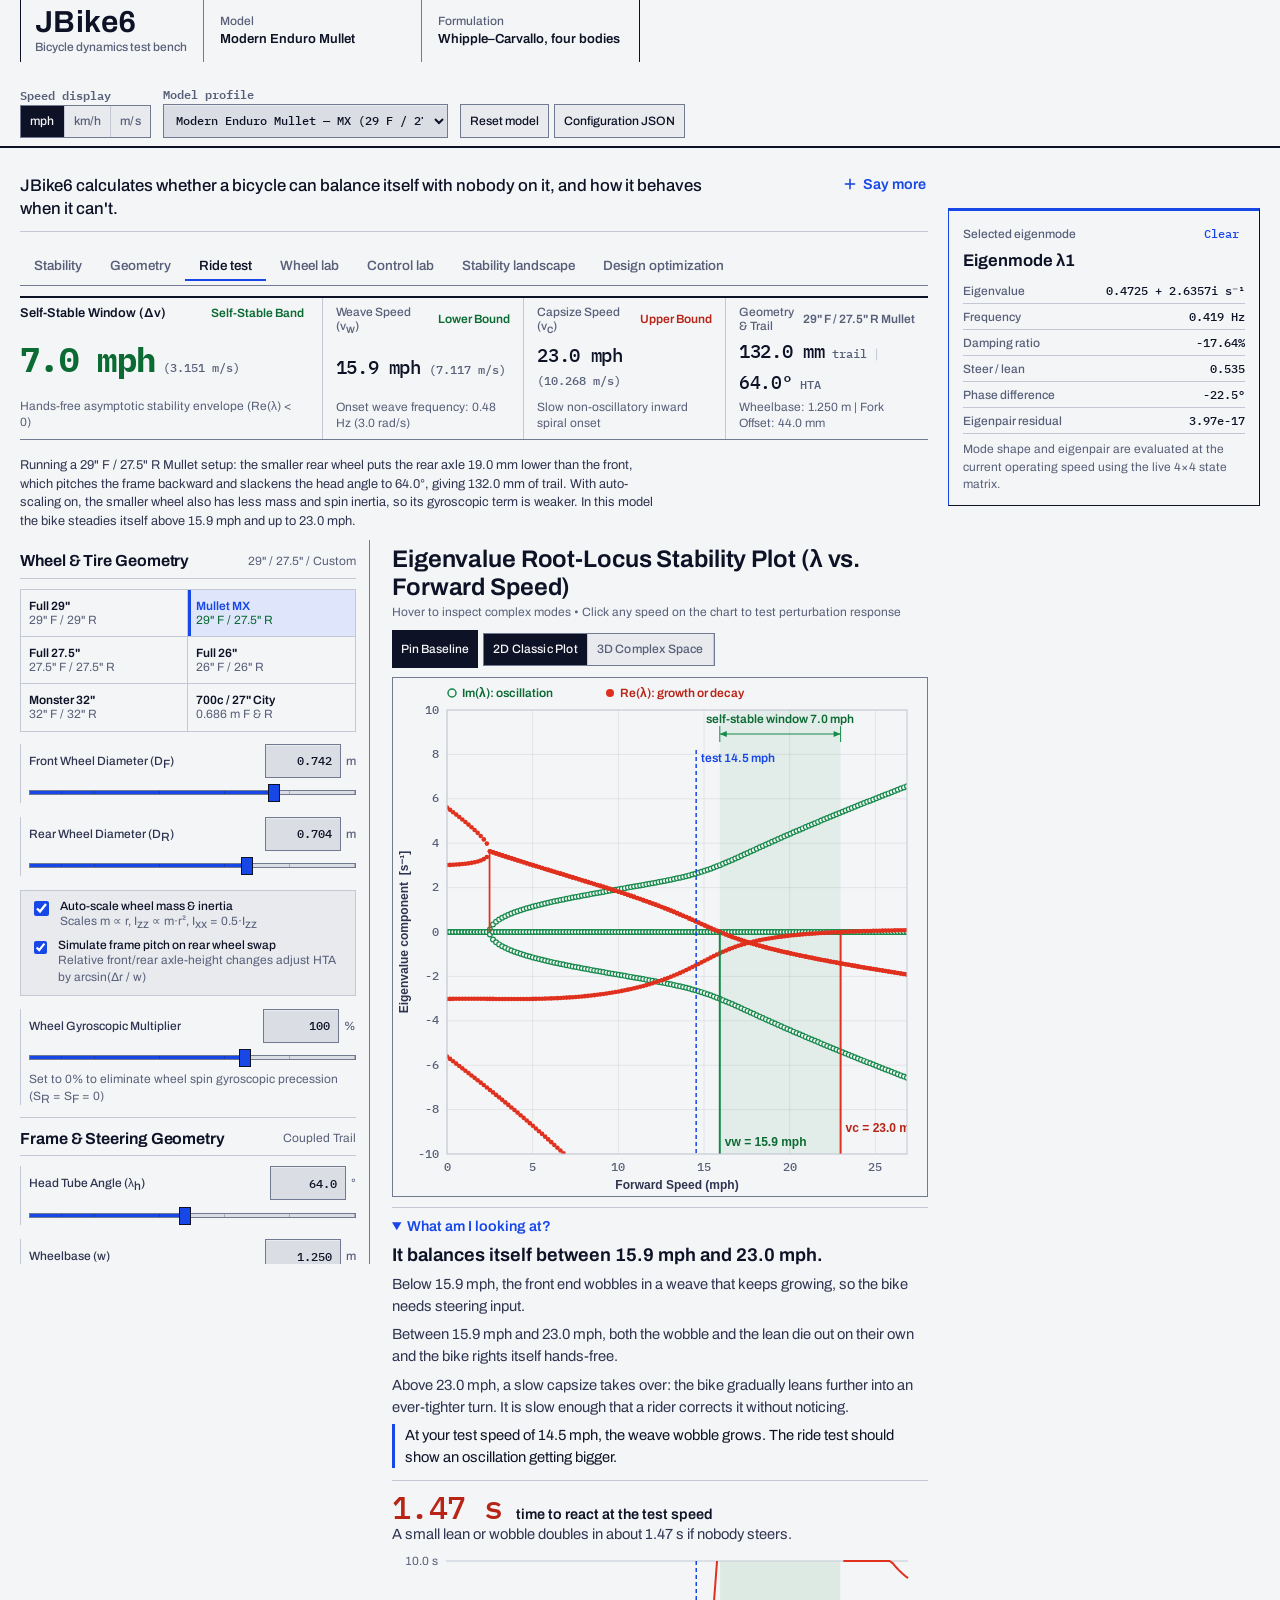
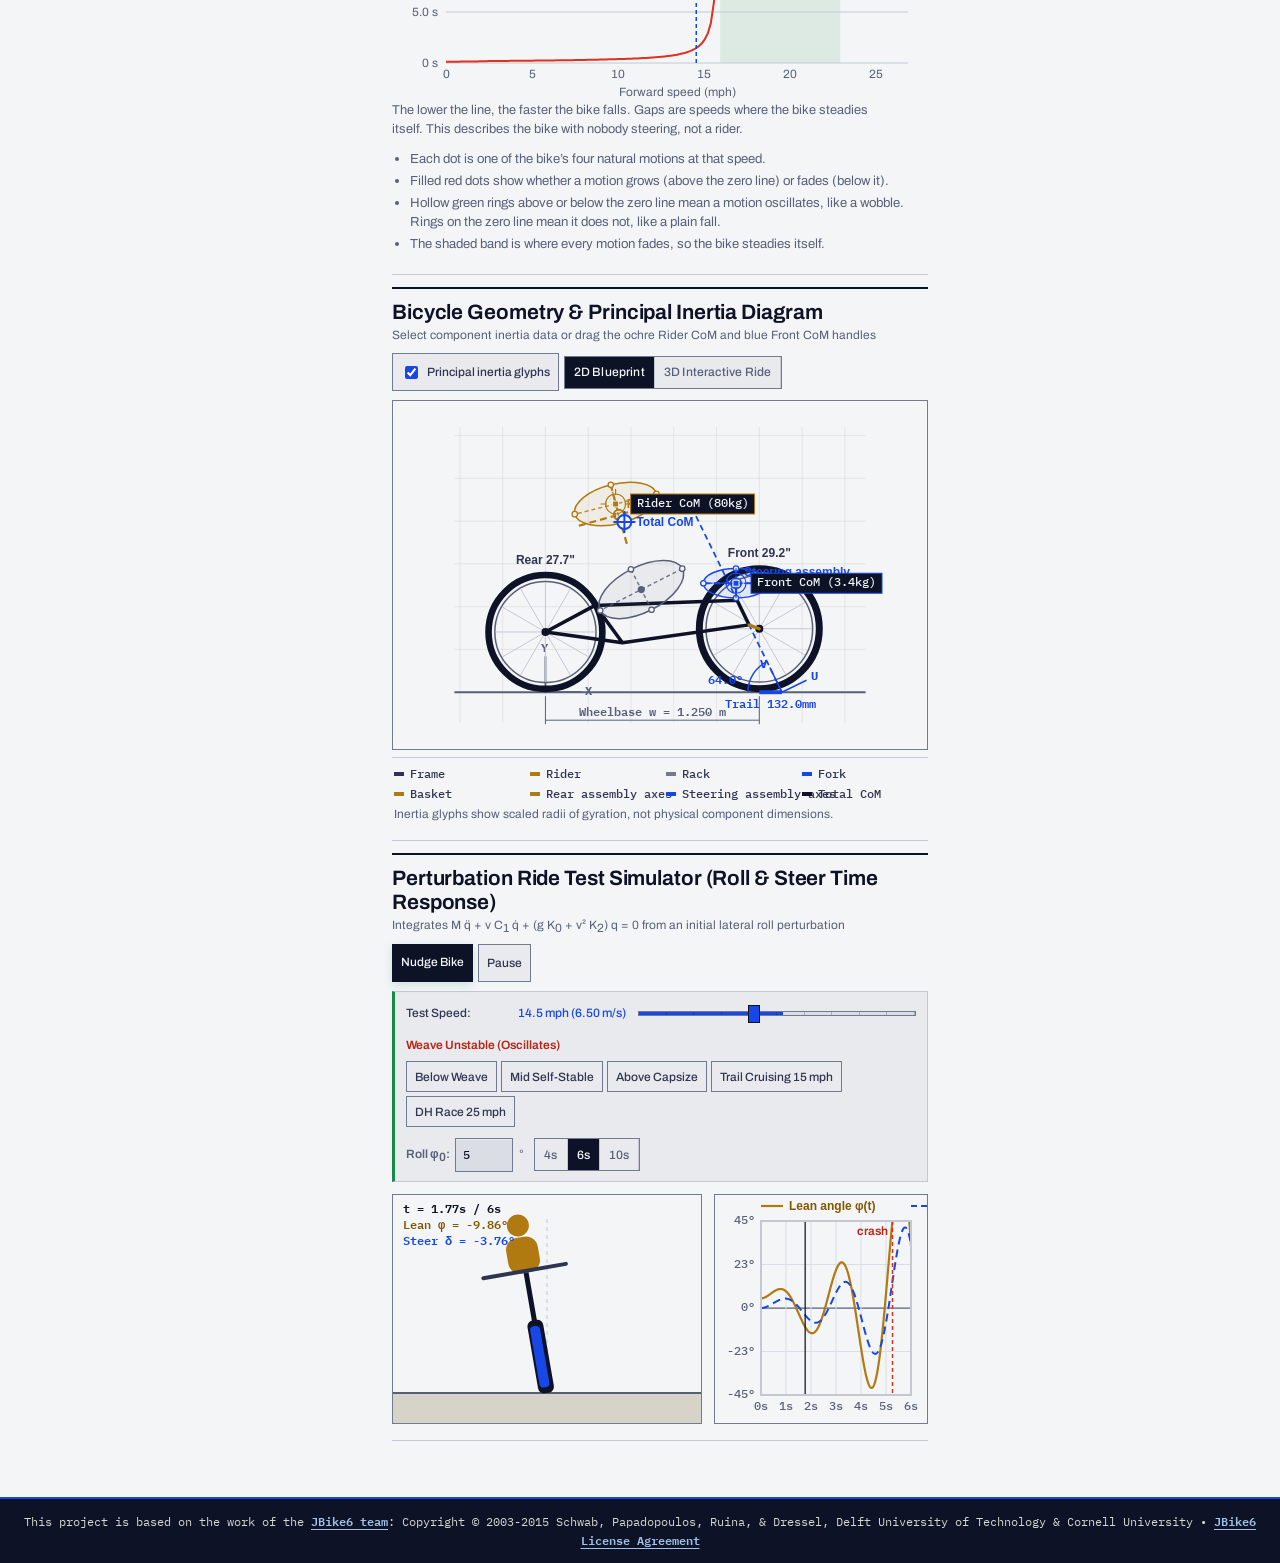
<file: index.html>
<!DOCTYPE html>
<html lang="en">
<head>
  <meta charset="UTF-8" />
  <meta name="viewport" content="width=device-width, initial-scale=1.0" />
  <title>JBike6 — Bicycle Dynamics Workbench</title>
  <style>
    :root {
      --bg-app: #f1f5f9;
      --bg-card: #ffffff;
      --bg-subtle: #f4f5f7;
      --bg-header: #0d1226;
      --bg-header-ctrl: #233a52;
      --border-light: #dadde3;
      --border-mid: #c3c8d4;
      --text-main: #0d1226;
      --text-body: #2f3550;
      --text-muted: #586079;
      --accent-emerald: #059669;
      --accent-emerald-dark: #047857;
      --accent-emerald-bg: #ecfdf5;
      --accent-indigo: #1747e6;
      --accent-indigo-bg: #eef2ff;
      --accent-amber: #d97706;
      --accent-amber-bg: #fffbeb;
      --accent-rose: #e11d48;
      --accent-rose-bg: #fff1f2;
      --font-sans: system-ui, -apple-system, BlinkMacSystemFont, "Segoe UI", Roboto, "Helvetica Neue", Arial, sans-serif;
      --font-mono: ui-monospace, SFMono-Regular, Menlo, Monaco, Consolas, "Liberation Mono", "Courier New", monospace;
      --shadow-sm: 0 1px 3px rgba(15, 23, 42, 0.06), 0 1px 2px rgba(15, 23, 42, 0.04);
      --shadow-md: 0 4px 12px rgba(15, 23, 42, 0.08);
    }

    *, *::before, *::after {
      box-sizing: border-box;
    }

    body {
      margin: 0;
      background-color: var(--bg-app);
      color: var(--text-body);
      font-family: var(--font-sans);
      line-height: 1.45;
      -webkit-font-smoothing: antialiased;
    }

    .tabular-nums {
      font-variant-numeric: tabular-nums;
      font-family: var(--font-mono);
    }

    /* Header */
    .app-header {
      position: sticky;
      top: 0;
      z-index: 40;
      background: var(--bg-header);
      color: #f4f5f7;
      border-bottom: 1px solid #233a52;
      box-shadow: 0 2px 10px rgba(2, 6, 23, 0.25);
    }

    .header-inner {
      max-width: 1640px;
      margin: 0 auto;
      padding: 0.7rem 1.25rem;
      display: flex;
      flex-wrap: wrap;
      align-items: center;
      justify-content: space-between;
      gap: 0.75rem;
    }

    .brand-group {
      display: flex;
      align-items: center;
      gap: 0.75rem;
    }

    .brand-icon {
      width: 40px;
      height: 40px;
      border-radius: 12px;
      background: rgba(16, 185, 129, 0.14);
      border: 1px solid rgba(52, 211, 153, 0.35);
      display: flex;
      align-items: center;
      justify-content: center;
      flex-shrink: 0;
    }

    .brand-title-row {
      display: flex;
      align-items: center;
      gap: 0.5rem;
      flex-wrap: wrap;
    }

    .brand-title {
      margin: 0;
      font-size: 1.05rem;
      font-weight: 700;
      color: #ffffff;
      letter-spacing: -0.01em;
    }

    .brand-badge {
      font-size: 0.75rem;
      font-weight: 600;
      padding: 0.15rem 0.55rem;
      border-radius: 999px;
      background: rgba(16, 185, 129, 0.2);
      color: #8fd0a5;
      border: 1px solid rgba(52, 211, 153, 0.35);
    }

    .brand-sub {
      margin: 0.1rem 0 0;
      font-size: 0.75rem;
      color: var(--muted);
    }

    .header-actions {
      display: flex;
      flex-wrap: wrap;
      align-items: center;
      gap: 0.6rem;
    }

    /* Segmented Toggle Pills */
    .seg-group {
      display: inline-flex;
      background: var(--bg-header-ctrl);
      padding: 3px;
      border-radius: 10px;
      border: 1px solid #2f3550;
    }

    .seg-group.light {
      background: #dadde3;
      border-color: var(--border-light);
    }

    .seg-btn {
      border: none;
      background: transparent;
      color: #c3c8d4;
      font-size: 0.75rem;
      font-weight: 600;
      padding: 0.3rem 0.65rem;
      border-radius: 7px;
      cursor: pointer;
      transition: all 0.15s ease;
      font-family: var(--font-sans);
    }

    .seg-btn:hover {
      color: #ffffff;
    }

    .seg-btn.active {
      background: var(--accent-emerald);
      color: #ffffff;
      box-shadow: 0 1px 3px rgba(0, 0, 0, 0.25);
    }

    .seg-group.light .seg-btn {
      color: var(--text-muted);
    }

    .seg-group.light .seg-btn:hover {
      color: var(--text-main);
    }

    .seg-group.light .seg-btn.active {
      background: #ffffff;
      color: var(--text-main);
      box-shadow: 0 1px 2px rgba(15, 23, 42, 0.1);
    }

    .preset-select {
      background: var(--bg-header-ctrl);
      color: #ffffff;
      border: 1px solid #2f3550;
      border-radius: 10px;
      padding: 0.42rem 0.75rem;
      font-size: 0.8rem;
      font-weight: 500;
      min-width: 240px;
      cursor: pointer;
      outline: none;
    }

    .preset-select:focus {
      border-color: #10b981;
      box-shadow: 0 0 0 2px rgba(16, 185, 129, 0.25);
    }

    .hdr-btn {
      background: var(--bg-header-ctrl);
      color: #dadde3;
      border: 1px solid #2f3550;
      border-radius: 10px;
      padding: 0.4rem 0.7rem;
      font-size: 0.75rem;
      font-weight: 600;
      cursor: pointer;
      transition: all 0.15s ease;
    }

    .hdr-btn:hover {
      background: #2f3550;
      color: #ffffff;
    }

    /* Main Container */
    .main-wrap {
      max-width: 1640px;
      margin: 0 auto;
      padding: 1rem 1.25rem 2rem;
      display: flex;
      flex-direction: column;
      gap: 1rem;
    }

    /* KPI Grid */
    .kpi-grid {
      display: grid;
      grid-template-columns: repeat(4, 1fr);
      gap: 0.85rem;
    }

    @media (max-width: 1200px) {
      .kpi-grid {
        grid-template-columns: repeat(2, 1fr);
      }
    }

    @media (max-width: 640px) {
      .kpi-grid {
        grid-template-columns: 1fr;
      }
    }

    .kpi-card {
      background: var(--bg-card);
      border: 1px solid var(--border-light);
      border-radius: 14px;
      padding: 0.9rem 1.05rem;
      box-shadow: var(--shadow-sm);
      display: flex;
      flex-direction: column;
      justify-content: space-between;
    }

    .kpi-top {
      display: flex;
      align-items: center;
      justify-content: space-between;
      gap: 0.5rem;
    }

    .kpi-label {
      font-size: 0.75rem;
      font-weight: 700;
      text-transform: uppercase;
      letter-spacing: 0.05em;
      color: var(--text-muted);
    }

    .pill-badge {
      font-size: 0.75rem;
      font-weight: 600;
      padding: 0.15rem 0.5rem;
      border-radius: 999px;
      white-space: nowrap;
    }

    .pill-emerald { background: var(--accent-emerald-bg); color: var(--accent-emerald-dark); border: 1px solid #a7f3d0; }
    .pill-rose { background: var(--accent-rose-bg); color: var(--signal-text); border: 1px solid #fecdd3; }
    .pill-indigo { background: var(--accent-indigo-bg); color: #3730a3; border: 1px solid #c7d2fe; }
    .pill-amber { background: var(--accent-amber-bg); color: #b45309; border: 1px solid #fde68a; }
    .pill-slate { background: #dadde3; color: #2f3550; border: 1px solid #c3c8d4; }

    .kpi-val-row {
      margin-top: 0.45rem;
      display: flex;
      align-items: baseline;
      gap: 0.5rem;
      flex-wrap: wrap;
    }

    .kpi-val {
      font-size: 1.45rem;
      font-weight: 700;
      color: var(--text-main);
    }

    .kpi-val.emerald { color: var(--accent-emerald-dark); }
    .kpi-val.rose { color: var(--accent-rose); }

    .kpi-sec {
      font-size: 0.76rem;
      font-weight: 500;
      color: var(--text-muted);
    }

    .kpi-sub {
      margin: 0.35rem 0 0;
      font-size: 0.75rem;
      color: var(--text-muted);
    }

    /* Insight Banner */
    .insight-banner {
      background: linear-gradient(135deg, #0d1226 0%, #233a52 100%);
      color: #dadde3;
      border-radius: 14px;
      padding: 0.75rem 1rem;
      border: 1px solid #2f3550;
      display: flex;
      align-items: flex-start;
      gap: 0.75rem;
      box-shadow: var(--shadow-sm);
    }

    .insight-icon {
      width: 28px;
      height: 28px;
      border-radius: 8px;
      background: rgba(16, 185, 129, 0.18);
      border: 1px solid rgba(52, 211, 153, 0.35);
      color: #34d399;
      display: flex;
      align-items: center;
      justify-content: center;
      flex-shrink: 0;
      margin-top: 1px;
    }

    .insight-text {
      font-size: 0.82rem;
      line-height: 1.5;
      color: #dadde3;
    }

    .insight-tag {
      font-weight: 700;
      color: #34d399;
      text-transform: uppercase;
      font-size: 0.75rem;
      letter-spacing: 0.04em;
      margin-right: 0.4rem;
    }

    /* Main 2-Column Workspace */
    .workspace-grid {
      display: grid;
      grid-template-columns: 390px 1fr;
      gap: 1rem;
      align-items: start;
    }

    @media (max-width: 1080px) {
      .workspace-grid {
        grid-template-columns: 1fr;
      }
    }

    .controls-col, .viz-col {
      display: flex;
      flex-direction: column;
      gap: 1rem;
    }

    .panel-card {
      background: var(--bg-card);
      border: 1px solid var(--border-light);
      border-radius: 16px;
      padding: 1.05rem 1.15rem;
      box-shadow: var(--shadow-sm);
    }

    .panel-head {
      display: flex;
      align-items: center;
      justify-content: space-between;
      gap: 0.5rem;
      padding-bottom: 0.65rem;
      margin-bottom: 0.85rem;
      border-bottom: 1px solid #dadde3;
      flex-wrap: wrap;
    }

    .panel-title {
      margin: 0;
      font-size: 0.9rem;
      font-weight: 700;
      color: var(--text-main);
      display: flex;
      align-items: center;
      gap: 0.5rem;
    }

    .dot {
      width: 8px;
      height: 8px;
      border-radius: 50%;
      display: inline-block;
    }

    .panel-hint {
      font-size: 0.75rem;
      color: var(--text-muted);
    }

    /* Quick Wheel Grid */
    .wheel-grid {
      display: grid;
      grid-template-columns: repeat(2, 1fr);
      gap: 0.45rem;
      margin-bottom: 0.9rem;
    }

    .wheel-pill {
      border: 1px solid var(--border-light);
      background: var(--bg-subtle);
      border-radius: 10px;
      padding: 0.45rem 0.6rem;
      text-align: left;
      cursor: pointer;
      transition: all 0.15s ease;
      font-family: var(--font-sans);
    }

    .wheel-pill:hover {
      border-color: #8fd0a5;
      background: var(--accent-emerald-bg);
    }

    .wheel-pill.active {
      border-color: var(--accent-emerald);
      background: var(--accent-emerald-bg);
      box-shadow: inset 0 0 0 1px var(--accent-emerald);
    }

    .wheel-pill-title {
      display: block;
      font-size: 0.76rem;
      font-weight: 700;
      color: var(--text-main);
    }

    .wheel-pill-sub {
      display: block;
      font-size: 0.75rem;
      color: var(--text-muted);
    }

    /* Sliders & Form Inputs */
    .ctrl-group {
      margin-bottom: 0.8rem;
    }

    .ctrl-label-row {
      display: flex;
      justify-content: space-between;
      align-items: center;
      font-size: 0.76rem;
      margin-bottom: 0.25rem;
    }

    .ctrl-label {
      font-weight: 600;
      color: var(--text-body);
    }

    .ctrl-val {
      font-weight: 600;
      color: var(--accent-emerald-dark);
      font-size: 0.75rem;
    }

    .ctrl-val.indigo { color: var(--accent-indigo); }
    .ctrl-val.amber { color: var(--accent-amber); }
    .ctrl-val.slate { color: var(--text-main); }

    input[type="range"].sci-slider {
      -webkit-appearance: none;
      appearance: none;
      width: 100%;
      height: 6px;
      background: #dadde3;
      border-radius: 999px;
      outline: none;
      cursor: pointer;
    }

    .ctrl-note {
      margin: 0.2rem 0 0;
      font-size: 0.75rem;
      color: var(--text-muted);
    }

    .check-box-card {
      background: var(--bg-subtle);
      border: 1px solid var(--border-light);
      border-radius: 10px;
      padding: 0.65rem 0.75rem;
      display: flex;
      flex-direction: column;
      gap: 0.55rem;
      margin-bottom: 0.85rem;
    }

    .check-row {
      display: flex;
      align-items: flex-start;
      gap: 0.5rem;
      cursor: pointer;
      user-select: none;
      font-size: 0.75rem;
    }

    .check-row input[type="checkbox"] {
      margin-top: 2px;
      accent-color: var(--accent-emerald);
      width: 15px;
      height: 15px;
      cursor: pointer;
    }

    .check-title {
      font-weight: 600;
      color: var(--text-main);
      display: block;
    }

    .check-desc {
      font-size: 0.75rem;
      color: var(--text-muted);
      display: block;
    }

    .two-col-inputs {
      display: grid;
      grid-template-columns: 1fr 1fr;
      gap: 0.65rem;
    }

    .three-col-inputs {
      display: grid;
      grid-template-columns: repeat(3, 1fr);
      gap: 0.5rem;
    }

    .num-field {
      display: flex;
      flex-direction: column;
      gap: 0.2rem;
    }

    .num-field label {
      font-size: 0.75rem;
      font-weight: 600;
      color: var(--text-muted);
    }

    .num-input {
      width: 100%;
      padding: 0.36rem 0.5rem;
      border-radius: 8px;
      border: 1px solid var(--border-mid);
      font-family: var(--font-mono);
      font-size: 0.76rem;
      color: var(--text-main);
      background: #ffffff;
    }

    .num-input:focus {
      outline: none;
      border-color: var(--accent-emerald);
      box-shadow: 0 0 0 2px rgba(16, 185, 129, 0.18);
    }

    .mini-chip-row {
      display: flex;
      flex-wrap: wrap;
      gap: 0.35rem;
      margin-top: 0.4rem;
    }

    .mini-chip {
      border: 1px solid var(--border-light);
      background: var(--bg-subtle);
      color: var(--text-body);
      font-size: 0.75rem;
      font-weight: 600;
      padding: 0.25rem 0.5rem;
      border-radius: 7px;
      cursor: pointer;
      transition: all 0.12s ease;
    }

    .mini-chip:hover {
      background: #dadde3;
      color: var(--text-main);
    }

    .mini-chip.active {
      background: var(--accent-indigo-bg);
      border-color: #a5b4fc;
      color: #3730a3;
    }

    /* Visualization Canvases */
    .viz-header {
      display: flex;
      flex-wrap: wrap;
      align-items: center;
      justify-content: space-between;
      gap: 0.65rem;
      margin-bottom: 0.65rem;
    }

    .viz-title {
      margin: 0;
      font-size: 0.96rem;
      font-weight: 700;
      color: var(--text-main);
    }

    .viz-sub {
      margin: 0.15rem 0 0;
      font-size: 0.75rem;
      color: var(--text-muted);
    }

    .viz-toolbar {
      display: flex;
      flex-wrap: wrap;
      align-items: center;
      gap: 0.45rem;
    }

    .btn-action {
      border: 1px solid var(--border-mid);
      background: #ffffff;
      color: var(--text-main);
      font-size: 0.75rem;
      font-weight: 600;
      padding: 0.38rem 0.7rem;
      border-radius: 9px;
      cursor: pointer;
      display: inline-flex;
      align-items: center;
      gap: 0.35rem;
      transition: all 0.15s ease;
    }

    .btn-action:hover {
      background: #dadde3;
    }

    .btn-action.primary {
      background: var(--accent-emerald);
      border-color: var(--accent-emerald);
      color: #ffffff;
    }

    .btn-action.primary:hover {
      background: var(--accent-emerald-dark);
    }

    .btn-action.indigo {
      background: var(--accent-indigo-bg);
      border-color: #c7d2fe;
      color: #3730a3;
    }

    .btn-action.indigo:hover {
      background: #e0e7ff;
    }

    .canvas-stage {
      position: relative;
      width: 100%;
      border-radius: 12px;
      overflow: hidden;
      border: 1px solid var(--border-light);
      background: var(--bg-subtle);
    }

    .canvas-stage.geom-h { height: 350px; }
    .canvas-stage.root-h { height: 380px; }

    canvas {
      display: block;
      width: 100%;
      height: 100%;
    }

    .overlay-badge {
      position: absolute;
      top: 10px;
      left: 10px;
      background: rgba(15, 23, 42, 0.88);
      color: #f4f5f7;
      font-size: 0.75rem;
      font-family: var(--font-mono);
      padding: 0.3rem 0.6rem;
      border-radius: 8px;
      pointer-events: none;
    }

    .camera-hint {
      position: absolute;
      bottom: 10px;
      right: 10px;
      background: rgba(15, 23, 42, 0.78);
      color: #dadde3;
      font-size: 0.75rem;
      padding: 0.25rem 0.55rem;
      border-radius: 7px;
      pointer-events: none;
    }

    .hover-card {
      position: absolute;
      top: 10px;
      right: 10px;
      background: rgba(15, 23, 42, 0.94);
      color: #f4f5f7;
      border: 1px solid #2f3550;
      border-radius: 10px;
      padding: 0.6rem 0.75rem;
      font-size: 0.75rem;
      pointer-events: none;
      min-width: 225px;
      box-shadow: var(--shadow-md);
    }

    .hover-card-head {
      display: flex;
      justify-content: space-between;
      align-items: center;
      border-bottom: 1px solid #2f3550;
      padding-bottom: 0.3rem;
      margin-bottom: 0.35rem;
      font-family: var(--font-mono);
      font-weight: 700;
    }

    .legend-bar {
      display: flex;
      flex-wrap: wrap;
      align-items: center;
      gap: 0.9rem;
      font-size: 0.75rem;
      font-weight: 500;
      color: var(--text-body);
      margin-bottom: 0.55rem;
    }

    .leg-item {
      display: inline-flex;
      align-items: center;
      gap: 0.35rem;
    }

    .leg-swatch {
      width: 12px;
      height: 4px;
      border-radius: 2px;
      display: inline-block;
    }

    /* Perturbation Simulator Controls & Split Layout */
    .sim-bar {
      background: var(--bg-subtle);
      border: 1px solid var(--border-light);
      border-radius: 12px;
      padding: 0.75rem 0.85rem;
      margin-bottom: 0.75rem;
      display: flex;
      flex-direction: column;
      gap: 0.6rem;
    }

    .sim-slider-row {
      display: flex;
      flex-wrap: wrap;
      align-items: center;
      gap: 0.75rem;
    }

    .sim-split {
      display: grid;
      grid-template-columns: 310px 1fr;
      gap: 0.75rem;
    }

    @media (max-width: 780px) {
      .sim-split {
        grid-template-columns: 1fr;
      }
    }

    .sim-canvas-box {
      position: relative;
      height: 230px;
      border-radius: 12px;
      overflow: hidden;
      border: 1px solid var(--border-light);
      background: var(--bg-subtle);
    }

    .hidden {
      display: none !important;
    }

    /* Footer Attribution */
    .app-footer {
      background: #0d1226;
      color: #c3c8d4;
      border-top: 1px solid #233a52;
      padding: 1.25rem 1.25rem;
      margin-top: 1.5rem;
      text-align: center;
      font-size: 0.82rem;
    }

    .app-footer a {
      color: #34d399;
      font-weight: 600;
      text-decoration: underline;
      text-underline-offset: 3px;
    }

    .app-footer a:hover {
      color: #8fd0a5;
    }

    /* Modal Dialog for JSON Import/Export */
    .modal-backdrop {
      position: fixed;
      inset: 0;
      background: rgba(2, 6, 23, 0.6);
      display: flex;
      align-items: center;
      justify-content: center;
      z-index: 60;
      padding: 1rem;
    }

    .modal-box {
      background: #ffffff;
      border-radius: 16px;
      max-width: 560px;
      width: 100%;
      padding: 1.25rem;
      box-shadow: 0 20px 40px rgba(2, 6, 23, 0.3);
      border: 1px solid var(--border-light);
    }

    .json-area {
      width: 100%;
      height: 220px;
      font-family: var(--font-mono);
      font-size: 0.75rem;
      padding: 0.65rem;
      border-radius: 10px;
      border: 1px solid var(--border-mid);
      background: #f4f5f7;
      color: #0d1226;
      resize: vertical;
      margin: 0.65rem 0;
    }

    /* Eigenvalue Math Explorer and modal analysis */
    .eigen-lab-panel { margin-top: 1rem; padding: 1rem; border: 1px solid var(--border-light); border-radius: 15px; background: linear-gradient(180deg,#fbfdff,#f6fafc); }
    .eigen-lab-heading, .eigen-mode-heading, .optimization-inspector-head { display:flex; align-items:flex-start; justify-content:space-between; gap:.9rem; flex-wrap:wrap; }
    .eigen-kicker, .optimization-kicker { color:#1747e6; font:750 0.75rem/1.2 var(--font-mono); letter-spacing:.13em; }
    .eigen-lab-heading h3 { margin:.3rem 0; color:var(--text-main); font-size:1.08rem; }
    .eigen-lab-heading p, .eigen-mode-heading p { margin:0; max-width:760px; color:var(--text-muted); font-size:.76rem; line-height:1.5; }
    .eigen-equation-banner { margin:.85rem 0; padding:.9rem 1rem; border-radius:12px; background:#0e2736; color:#effcf9; text-align:center; }
    .eigen-equation-main { font:700 clamp(.94rem,2vw,1.18rem)/1.5 var(--font-mono); letter-spacing:-.025em; }
    .eigen-equation-sub { margin-top:.25rem; color:#a9c6d0; font:0.75rem/1.5 var(--font-mono); }
    .eigen-math-grid { display:grid; grid-template-columns:repeat(2,minmax(0,1fr)); gap:.7rem; }
    .eigen-math-card { min-width:0; padding:.85rem; border:1px solid #dadde3; border-radius:12px; background:#fff; }
    .eigen-step-heading { display:flex; align-items:flex-start; gap:.55rem; margin-bottom:.65rem; }
    .eigen-step-heading > span { display:grid; place-items:center; width:25px; height:25px; flex:0 0 auto; border-radius:8px; background:#e0f2f1; color:#1747e6; font:750 0.75rem var(--font-mono); }
    .eigen-step-heading strong { display:block; color:#0d1226; font-size:.76rem; }
    .eigen-step-heading small { display:block; margin-top:.1rem; color:var(--muted); font-size:0.75rem; line-height:1.4; }
    .eigen-matrix-list { display:grid; grid-template-columns:repeat(3,minmax(0,1fr)); gap:.45rem; }
    .eigen-matrix-card { min-width:0; padding:.5rem; border-radius:8px; background:#f4f5f7; }
    .eigen-matrix-name { display:flex; flex-wrap:wrap; justify-content:space-between; gap:.2rem; margin-bottom:.35rem; color:#33495b; font:700 0.75rem var(--font-mono); }
    .eigen-matrix-name span { color:var(--muted); font:500 0.75rem var(--font-sans); }
    .eigen-matrix-grid { display:grid; grid-template-columns:repeat(2,minmax(0,1fr)); gap:.22rem; color:#263b4c; font:0.75rem var(--font-mono); font-variant-numeric:tabular-nums; }
    .eigen-matrix-grid span { min-width:0; padding:.22rem .14rem; border-radius:4px; background:#fff; text-align:right; overflow:hidden; }
    .eigen-matrix-grid.four { grid-template-columns:repeat(4,minmax(0,1fr)); }
    .eigen-matrix-grid.four span { font-size:0.75rem; }
    .eigen-state-matrix .eigen-matrix-card { background:#f4f5f7; }
    .eigen-matrix-card.wide { width:100%; }
    .eigen-math-explain, .eigen-poly-note, .eigen-footnote { margin-top:.5rem; color:var(--muted); font-size:0.75rem; line-height:1.5; }
    .eigen-poly-equation { color:#1747e6; font:750 .85rem var(--font-mono); }
    .eigen-poly-expanded { margin-top:.45rem; color:#172f42; font:650 .77rem/1.7 var(--font-mono); overflow-wrap:anywhere; }
    .eigen-root-list { display:flex; flex-wrap:wrap; gap:.4rem; }
    .eigen-root-chip { display:flex; flex-direction:column; gap:.12rem; padding:.42rem .55rem; border:1px solid #d8e2ea; border-radius:8px; background:#f7fafc; color:#34495a; cursor:pointer; text-align:left; }
    .eigen-root-chip span { font:0.75rem var(--font-mono); }
    .eigen-root-chip.stable { border-left:3px solid #1747e6; }
    .eigen-root-chip.unstable { border-left:3px solid #e05252; }
    .eigen-root-chip.neutral { border-left:3px solid #d69b38; }
    .eigen-root-chip.selected { outline:2px solid #2563eb; outline-offset:1px; background:#eff6ff; }
    .eigen-math-status { margin-top:.5rem; color:var(--muted); font-size:0.75rem; line-height:1.45; }
    .eigen-math-status[data-kind="error"] { color: var(--signal-text); }
    .eigen-math-status[data-kind="success"] { color:#1747e6; }
    .eigen-mode-heading { margin-top:1rem; padding-top:.9rem; border-top:1px solid #e5edf2; }
    .eigen-mode-heading h4 { margin:0 0 .25rem; color:#0d1226; font-size:.88rem; }
    .eigen-mode-controls { display:flex; flex-direction:column; gap:.25rem; min-width:180px; }
    .eigen-mode-controls label { color:var(--muted); font-size:0.75rem; font-weight:700; }
    .eigen-mode-select { min-width:180px; }
    .eigen-mode-stats { display:grid; grid-template-columns:repeat(6,minmax(0,1fr)); gap:.45rem; margin:.75rem 0; }
    .eigen-stat { min-width:0; padding:.55rem .6rem; border:1px solid #e0e8ee; border-radius:9px; background:#fff; }
    .eigen-stat span { display:block; min-height:2em; color:var(--muted); font-size:0.75rem; line-height:1.35; }
    .eigen-stat strong { display:block; margin-top:.2rem; color:#0d1226; font:700 .78rem var(--font-mono); overflow-wrap:anywhere; }
    .eigen-mode-visual { display:grid; grid-template-columns:minmax(0,1.6fr) minmax(220px,.7fr); gap:.7rem; }
    .eigen-state-vector { display:flex; flex-wrap:wrap; align-items:center; gap:.45rem .8rem; margin:.7rem 0; padding:.6rem .7rem; border:1px solid #dadde3; border-radius:9px; background:#f4f5f7; }
    .eigen-state-vector strong { color:#334e60; font-size:0.75rem; }
    .eigen-state-vector code { color:#1747e6; font:0.75rem var(--font-mono); overflow-wrap:anywhere; }
    .eigen-state-vector span { color:var(--muted); font-size:0.75rem; }
    .eigen-verification-panel { margin:.65rem 0 .8rem; padding:.75rem; border:1px solid #dadde3; border-radius:11px; background:#fff; }
    .eigen-verification-head { display:flex; justify-content:space-between; align-items:flex-start; gap:.6rem; flex-wrap:wrap; }
    .eigen-verification-head strong { display:block; color:#0d1226; font-size:0.75rem; }
    .eigen-verification-head span { display:block; margin-top:.15rem; color:var(--muted); font-size:0.75rem; }
    .eigenpair-readout { color:#1747e6; font:650 0.75rem/1.5 var(--font-mono); text-align:right; }
    #eigenpairCanvas { display:block; width:100%; height:176px; margin-top:.35rem; }
    .eigenpair-legend { display:flex; flex-wrap:wrap; gap:.8rem; color:var(--muted); font-size:0.75rem; }
    .eigenpair-legend span { display:flex; align-items:center; gap:.3rem; }
    .eigenpair-swatch { display:inline-block; width:9px; height:9px; border-radius:2px; }
    .eigenpair-swatch.ax { background:#1747e6; }
    .eigenpair-swatch.lx { background:#1747e6; }
    .eigen-mode-canvas-box { min-width:0; min-height:300px; border:1px solid #dadde3; border-radius:11px; overflow:hidden; background:#f4f5f7; }
    #eigenmodeCanvas { display:block; width:100%; height:300px; }
    .eigen-mode-side { display:flex; flex-direction:column; align-items:stretch; gap:.65rem; }
    .eigen-mode-callout { padding:.75rem; border-radius:10px; background:#f0f6f8; color:#3e5568; }
    .eigen-mode-callout strong { font-size:0.75rem; }
    .eigen-mode-callout p { margin:.3rem 0 0; font-size:0.75rem; line-height:1.5; }
    .eigen-phase-control { display:grid; grid-template-columns:1fr auto; gap:.4rem; align-items:center; color:#52697b; font-size:0.75rem; font-weight:650; }
    .eigen-phase-control input { grid-column:1/-1; width:100%; accent-color:#1747e6; }
    .eigen-footnote { padding-top:.65rem; border-top:1px solid #e4edf2; }

    /* Speed-interval design optimization laboratory */
    .optimization-workspace { display:flex; flex-direction:column; gap:.9rem; min-width:0; }
    .optimization-hero { display:flex; align-items:center; justify-content:space-between; gap:1rem; flex-wrap:wrap; padding:1.35rem 1.5rem; border-radius:17px; color:#effbf9; background:linear-gradient(115deg,#102536,#124a50); }
    .optimization-hero h2 { margin:.35rem 0; color:#fff; font-size:clamp(1.35rem,2.4vw,1.9rem); letter-spacing:-.035em; }
    .optimization-hero p { max-width:680px; margin:0; color:#bed4dc; font-size:.8rem; line-height:1.5; }
    .optimization-objective { min-width:220px; padding:.8rem .9rem; border:1px solid rgba(167,243,208,.2); border-radius:12px; background:rgba(1,19,30,.26); }
    .optimization-objective span, .optimization-objective small { display:block; color:#a8c9d0; font-size:0.75rem; }
    .optimization-objective strong { display:block; margin:.25rem 0; color:#d1fae5; font:750 .95rem var(--font-mono); }
    .optimization-layout { display:grid; grid-template-columns:minmax(260px,320px) minmax(0,1fr); gap:.85rem; align-items:start; }
    .optimization-controls { display:flex; flex-direction:column; gap:.6rem; padding:1rem; }
    .optimization-controls .landscape-field input, .optimization-controls .landscape-field select { width:100%; }
    .opt-speed-grid { display:grid; grid-template-columns:repeat(2,minmax(0,1fr)); gap:.45rem; }
    .opt-action-row { display:flex; gap:.45rem; flex-wrap:wrap; }
    .optimization-progress { width:100%; height:7px; accent-color:#079b79; }
    .optimization-results { display:flex; flex-direction:column; gap:.8rem; min-width:0; }
    .optimization-map-card, .optimization-inspector { min-width:0; padding:.9rem; }
    .optimization-canvas-stage { height:clamp(340px,44vw,520px); min-height:320px; border:1px solid #dadde3; border-radius:11px; overflow:hidden; background:#f4f5f7; }
    #optimizationCanvas { display:block; width:100%; height:100%; }
    .optimization-legend { display:flex; flex-wrap:wrap; gap:.8rem; margin-top:.55rem; color:var(--muted); font-size:0.75rem; }
    .optimization-legend span { display:inline-flex; align-items:center; gap:.32rem; }
    .optimization-swatch { width:10px; height:10px; border-radius:3px; display:inline-block; }
    .optimization-swatch.better { background:#1747e6; }
    .optimization-swatch.neutral { background:#dadde3; border:1px solid #c3c8d4; }
    .optimization-swatch.worse { background:#e14b4b; }
    .optimization-inspector-head { align-items:center; }
    .optimization-selection-detail { margin-top:.65rem; }
    .opt-detail-grid { display:grid; grid-template-columns:repeat(4,minmax(0,1fr)); gap:.45rem; }
    .opt-detail-grid > div { min-width:0; padding:.55rem; border-radius:8px; background:#f4f5f7; }
    .opt-detail-grid span { display:block; color:var(--muted); font-size:0.75rem; }
    .opt-detail-grid strong { display:block; margin-top:.22rem; color:#0d1226; font:700 0.75rem var(--font-mono); overflow-wrap:anywhere; }
    .opt-detail-status { margin-top:.55rem; padding:.55rem .65rem; border-radius:8px; background:#fff7ed; color:#9a3412; font-size:0.75rem; }
    .opt-detail-status.stable { background:#ecfdf5; color:#047857; }
    .opt-detail-foot { margin-top:.45rem; color:var(--muted); font-size:0.75rem; line-height:1.5; }
    .optimization-ranking-wrap { margin-top:.85rem; padding-top:.75rem; border-top:1px solid #e4edf2; }
    .optimization-ranking-wrap h4 { margin:0 0 .45rem; color:#20384b; font-size:.75rem; }
    .optimization-ranking { display:grid; grid-template-columns:repeat(5,minmax(0,1fr)); gap:.45rem; }
    .opt-ranking-row { display:flex; align-items:center; gap:.45rem; min-width:0; padding:.48rem; border:1px solid #e0e8ee; border-radius:8px; background:#fafcfd; color:#34495a; cursor:pointer; text-align:left; }
    .opt-rank-number { display:grid; place-items:center; width:20px; height:20px; flex:0 0 auto; border-radius:6px; background:#e0f2f1; color:#1747e6; font:750 0.75rem var(--font-mono); }
    .opt-ranking-row span:nth-child(2) { display:flex; flex-direction:column; min-width:0; font-size:0.75rem; }
    .opt-ranking-row small { color:var(--muted); font-size:0.75rem; }
    .opt-rank-score { margin-left:auto; font:700 0.75rem var(--font-mono); overflow-wrap:anywhere; }
    .optimization-method-note { padding:.75rem .9rem; border:1px solid #dadde3; border-radius:10px; background:#f8fbfd; color:var(--muted); font-size:0.75rem; line-height:1.55; }
    .optimization-method-note strong { color:#334e60; }
    @media (max-width:1050px) {
      .eigen-mode-stats { grid-template-columns:repeat(3,minmax(0,1fr)); }
      .optimization-ranking { grid-template-columns:repeat(2,minmax(0,1fr)); }
      .optimization-layout { grid-template-columns:minmax(240px,300px) minmax(0,1fr); }
    }
    @media (max-width:760px) {
      .eigen-math-grid, .eigen-mode-visual, .optimization-layout { grid-template-columns:1fr; }
      .eigen-matrix-list { grid-template-columns:repeat(2,minmax(0,1fr)); }
      .eigen-mode-stats { grid-template-columns:repeat(2,minmax(0,1fr)); }
      .optimization-hero { align-items:stretch; }
      .optimization-objective { width:100%; }
      .optimization-canvas-stage { height:360px; }
      .opt-detail-grid { grid-template-columns:repeat(2,minmax(0,1fr)); }
      .optimization-inspector-head { align-items:flex-start; }
    }
    @media (max-width:430px) {
      .eigen-lab-panel { padding:.7rem; }
      .eigen-matrix-list { grid-template-columns:1fr; }
      .eigen-matrix-grid.four span { font-size:0.75rem; }
      .eigen-mode-stats { grid-template-columns:repeat(2,minmax(0,1fr)); }
      .opt-speed-grid { grid-template-columns:1fr; }
      .optimization-ranking { grid-template-columns:1fr; }
      .optimization-hero { padding:1rem; }
    }

    /* Control Theory & State-Space Lab Styles */
    .lab-nav-bar {
      background: var(--bg-card);
      border: 1px solid var(--border-light);
      border-radius: 14px;
      padding: 0.5rem 0.75rem;
      box-shadow: var(--shadow-sm);
      display: flex;
      flex-wrap: wrap;
      align-items: center;
      justify-content: space-between;
      gap: 0.6rem;
    }

    .eq-banner {
      background: #0d1226;
      color: #f4f5f7;
      border-radius: 12px;
      padding: 0.75rem 1rem;
      font-family: var(--font-mono);
      font-size: 0.78rem;
      line-height: 1.55;
      border: 1px solid #233a52;
      overflow-x: auto;
    }

    .matrix-grid-4 {
      display: grid;
      grid-template-columns: repeat(4, 1fr);
      gap: 0.65rem;
      margin-top: 0.75rem;
    }

    @media (max-width: 1180px) {
      .matrix-grid-4 {
        grid-template-columns: repeat(2, 1fr);
      }
    }

    @media (max-width: 600px) {
      .matrix-grid-4 {
        grid-template-columns: 1fr;
      }
    }

    .matrix-box {
      background: var(--bg-subtle);
      border: 1px solid var(--border-light);
      border-radius: 10px;
      padding: 0.6rem 0.7rem;
      font-family: var(--font-mono);
      font-size: 0.75rem;
    }

    .matrix-title {
      font-weight: 700;
      color: var(--text-main);
      margin-bottom: 0.3rem;
      font-size: 0.75rem;
      display: flex;
      justify-content: space-between;
    }

    .matrix-rows {
      color: var(--text-body);
      white-space: pre;
      line-height: 1.35;
    }

    .ss-grid-2 {
      display: grid;
      grid-template-columns: 1.15fr 0.85fr;
      gap: 0.75rem;
      margin-top: 0.75rem;
    }

    @media (max-width: 960px) {
      .ss-grid-2 {
        grid-template-columns: 1fr;
      }
    }

    .tf-poly-box {
      background: var(--bg-subtle);
      border: 1px solid var(--border-light);
      border-radius: 10px;
      padding: 0.7rem 0.8rem;
      font-family: var(--font-mono);
      font-size: 0.75rem;
      line-height: 1.45;
      overflow-x: auto;
    }

    .pz-canvas-box {
      position: relative;
      height: 310px;
      border-radius: 12px;
      overflow: hidden;
      border: 1px solid var(--border-light);
      background: var(--bg-subtle);
    }

    .pz-toolbar { display:flex; flex-wrap:wrap; align-items:center; justify-content:space-between; gap:.5rem; margin:.45rem 0 .55rem; }
    .pz-toolbar-actions { display:flex; flex-wrap:wrap; align-items:center; gap:.35rem; }
    .pz-toolbar .btn-action { padding:.3rem .52rem; font-size:0.75rem; }
    .pz-speed-control { display:flex; flex:1 1 180px; align-items:center; gap:.55rem; min-width:160px; }
    .pz-speed-control label { color:var(--text-muted); font-size:0.75rem; font-weight:700; white-space:nowrap; }
    .pz-speed-control input { width:100%; min-width:75px; accent-color:#1747e6; }
    .pz-speed-control strong { color: var(--signal-text); font:0.75rem var(--font-mono); white-space:nowrap; }
    .pz-canvas-box { height:390px; background:linear-gradient(160deg,#fbfdff,#f3f7fb); }
    #poleZeroCanvas { touch-action:none; cursor:grab; }
    .pz-canvas-hint { position:absolute; right:9px; bottom:8px; padding:.24rem .45rem; border-radius:6px; background:rgba(15,23,42,.78); color:#dadde3; font-size:0.75rem; pointer-events:none; }
    .pz-selection-readout { min-height:2.6em; margin-top:.45rem; padding:.48rem .58rem; border:1px solid var(--border-light); border-radius:8px; background:#f4f5f7; color:#526477; font:0.75rem/1.5 var(--font-mono); overflow-wrap:anywhere; }
    @media (max-width:600px) { .pz-canvas-box { height:340px; } .pz-speed-control { flex:1 1 100%; } .pz-toolbar-actions { width:100%; } }

    .ctrl-lab-split {
      display: grid;
      grid-template-columns: 340px 1fr;
      gap: 0.85rem;
      margin-top: 0.75rem;
    }

    @media (max-width: 980px) {
      .ctrl-lab-split {
        grid-template-columns: 1fr;
      }
    }

    .ref-card {
      background: var(--bg-subtle);
      border: 1px solid var(--border-light);
      border-left: 4px solid var(--accent-indigo);
      border-radius: 12px;
      padding: 0.85rem 1rem;
      margin-top: 0.75rem;
      font-size: 0.78rem;
      color: var(--text-body);
    }

    .ref-card a {
      color: var(--accent-indigo);
      font-weight: 600;
      text-decoration: underline;
    }

    .code-mini {
      background: #0d1226;
      color: #dadde3;
      border-radius: 10px;
      padding: 0.65rem 0.8rem;
      font-family: var(--font-mono);
      font-size: 0.75rem;
      line-height: 1.42;
      overflow-x: auto;
      margin-top: 0.55rem;
    }

    /* ================================================================ */
    /* VISUAL REFINEMENT + STABILITY LANDSCAPE                           */
    /* ================================================================ */
    :root {
      --bg-app: #edf2f7;
      --bg-card: #ffffff;
      --border-light: #dce5ec;
      --border-mid: #c5d2dd;
      --text-main: #122334;
      --text-body: #34495a;
      --text-muted: #66798a;
      --accent-emerald: #079b79;
      --accent-emerald-dark: #1747e6;
      --shadow-sm: 0 8px 24px rgba(18, 35, 52, 0.055);
    }

    body {
      background:
        radial-gradient(ellipse at 8% 0%, rgba(13, 148, 136, 0.075), transparent 34rem),
        radial-gradient(ellipse at 94% 12%, rgba(59, 130, 246, 0.055), transparent 30rem),
        #edf2f7;
      color: var(--text-main);
    }

    .app-header {
      background: linear-gradient(112deg, #0b1525 0%, #112b3b 58%, #123d3d 100%);
      border-bottom: 1px solid rgba(148, 163, 184, 0.18);
      box-shadow: 0 8px 28px rgba(6, 20, 33, 0.22);
      backdrop-filter: blur(16px);
    }

    .header-inner { max-width: 1760px; padding: 0.78rem 1.5rem; }
    .brand-icon {
      width: 44px; height: 44px; border-radius: 14px;
      background: linear-gradient(145deg, rgba(16,185,129,.22), rgba(56,189,248,.1));
      box-shadow: inset 0 1px 0 rgba(255,255,255,.12), 0 5px 18px rgba(0,0,0,.14);
    }
    .brand-title { letter-spacing: -0.035em; font-size: 1.12rem; }
    .brand-sub { color: #b6c7d4; }
    .brand-badge { border-color: rgba(110,231,183,.36); color: #a7f3d0; background: rgba(16,185,129,.13); }

    .main-wrap { max-width: 1760px; padding: 1.3rem 1.5rem 3rem; gap: 1.15rem; }
    .kpi-card, .panel-card {
      border-color: rgba(191, 205, 216, .82);
      border-radius: 17px;
      box-shadow: 0 5px 18px rgba(17, 39, 58, .045), 0 1px 2px rgba(17,39,58,.035);
      transition: box-shadow .18s ease, transform .18s ease, border-color .18s ease;
    }
    .kpi-card:hover, .panel-card:hover {
      border-color: #c5d7dc;
      box-shadow: 0 10px 28px rgba(17, 39, 58, .075);
    }
    .kpi-card { padding: 1rem 1.15rem; min-height: 122px; }
    .kpi-val { letter-spacing: -.045em; }
    .lab-nav-bar {
      border-radius: 16px;
      border-color: rgba(191,205,216,.86);
      padding: .65rem .8rem;
      box-shadow: 0 6px 20px rgba(17,39,58,.055);
      background: rgba(255,255,255,.88);
      backdrop-filter: blur(12px);
    }
    .lab-nav-bar .seg-btn {
      border-radius: 10px;
      padding: .52rem .84rem;
      font-weight: 650;
      transition: color .16s ease, background .16s ease, box-shadow .16s ease;
    }
    .lab-nav-bar .seg-btn.active {
      background: #102b3a;
      color: #f0fdfa;
      border-color: #102b3a;
      box-shadow: 0 3px 10px rgba(16,43,58,.17);
    }
    .panel-title, .viz-title { letter-spacing: -.018em; }
    .viz-title { font-size: 1.02rem; }
    .panel-head { border-bottom-color: #eaf0f4; }
    .canvas-stage { border-radius: 14px; border-color: #dbe5ec; background: #f7fafc; }
    .btn-action { border-radius: 10px; padding: .48rem .78rem; }
    .btn-action.primary { background: linear-gradient(135deg, #079b79, #1747e6); border-color: #1747e6; box-shadow: 0 3px 9px rgba(8,124,112,.16); }
    .btn-action.primary:hover { background: linear-gradient(135deg, #07866c, #07675e); }
    .preset-select { border-radius: 10px; }
    .app-footer { color: #727a92; }

    .landscape-workspace { display: flex; flex-direction: column; gap: 1rem; min-width: 0; }
    .landscape-hero {
      position: relative; overflow: hidden;
      display: flex; justify-content: space-between; align-items: center; gap: 1.25rem;
      padding: 1.5rem 1.7rem;
      color: #eefbf9;
      border: 1px solid rgba(125,211,190,.22);
      border-radius: 20px;
      background:
        radial-gradient(circle at 85% 10%, rgba(45,212,191,.22), transparent 17rem),
        linear-gradient(115deg, #0c1d2b 0%, #123448 58%, #0c514a 100%);
      box-shadow: 0 12px 30px rgba(10,35,49,.14);
    }
    .landscape-hero:after {
      content: ""; position: absolute; width: 290px; height: 290px; border-radius: 50%;
      border: 1px solid rgba(153,246,228,.13); right: 16%; top: -190px;
      box-shadow: 0 0 0 26px rgba(153,246,228,.025), 0 0 0 54px rgba(153,246,228,.02);
      pointer-events: none;
    }
    .landscape-hero-copy { position: relative; z-index: 1; }
    .landscape-eyebrow { display: flex; align-items: center; gap: .5rem; color: #8fe5cf; font: 700 0.75rem/1.2 var(--font-mono); letter-spacing: .14em; }
    .landscape-pulse { width: 7px; height: 7px; border-radius: 50%; background: #5eead4; box-shadow: 0 0 0 5px rgba(94,234,212,.12); }
    .landscape-hero h2 { margin: .55rem 0 .38rem; color: white; font-size: clamp(1.5rem, 2.4vw, 2.05rem); line-height: 1.08; letter-spacing: -.045em; }
    .landscape-hero p { max-width: 670px; margin: 0; color: #c2d5df; font-size: .86rem; line-height: 1.55; }
    .landscape-hero-equation {
      position: relative; z-index: 1; min-width: 205px; padding: .85rem 1rem;
      background: rgba(3,18,30,.27); border: 1px solid rgba(167,243,208,.2); border-radius: 14px;
      backdrop-filter: blur(8px); display: flex; flex-direction: column; gap: .25rem;
    }
    .equation-kicker { color: #85d8c4; font: 700 0.75rem var(--font-mono); letter-spacing: .11em; }
    .landscape-hero-equation strong { color: #effefa; font: 700 1.35rem var(--font-mono); letter-spacing: -.04em; }
    .landscape-hero-equation small { color: #c0d8d9; font-size: 0.75rem; }
    .landscape-layout { display: grid; grid-template-columns: minmax(270px, 310px) minmax(0, 1fr); gap: 1rem; align-items: start; }
    .landscape-controls { display: flex; flex-direction: column; gap: .78rem; position: sticky; top: 112px; }
    .landscape-results { display: flex; flex-direction: column; gap: 1rem; min-width: 0; }
    .landscape-section-heading { display: flex; align-items: flex-start; gap: .65rem; min-width: 0; }
    .landscape-section-heading.compact { align-items: center; }
    .landscape-step {
      display: inline-grid; place-items: center; flex: 0 0 27px; height: 27px; border-radius: 9px;
      color: #1747e6; background: #e3f7f1; border: 1px solid #c7eee2;
      font: 700 0.75rem var(--font-mono);
    }
    .landscape-section-heading h3 { margin: 0; font-size: .9rem; color: #142b3b; letter-spacing: -.015em; }
    .landscape-section-heading p { margin: .12rem 0 0; color: var(--muted); font-size: 0.75rem; }
    .landscape-field { display: flex; flex-direction: column; gap: .32rem; color: #3b5060; font-size: 0.75rem; font-weight: 650; }
    .landscape-field > span { display: flex; align-items: center; justify-content: space-between; gap: .45rem; }
    .landscape-field > span strong { color: #1747e6; font: 700 0.75rem var(--font-mono); }
    .landscape-field input[type="number"], .landscape-field select {
      width: 100%; min-width: 0; padding: .52rem .6rem; border: 1px solid #d5e0e7; border-radius: 9px;
      background: #fbfdfe; color: #1e3444; font: 500 .75rem var(--font-mono); outline: none;
    }
    .landscape-field input:focus, .landscape-field select:focus { border-color: #0d9a7e; box-shadow: 0 0 0 3px rgba(13,154,126,.11); }
    .landscape-field input[type="range"] { width: 100%; accent-color: #0b9a7c; margin: .35rem 0 .1rem; }
    .landscape-range-pair { display: grid; grid-template-columns: 1fr 1fr; gap: .5rem; }
    .landscape-divider { height: 1px; background: #e9eff3; margin: .2rem 0; }
    .landscape-run { justify-content: center; margin-top: .1rem; padding: .68rem 1rem; font-size: .78rem; }
    .landscape-small-note { margin: 0; color: var(--muted); font-size: 0.75rem; line-height: 1.5; }
    .landscape-plot-card { padding: 1.15rem 1.25rem 1rem; }
    .landscape-plot-heading, .landscape-inspector-head { display: flex; align-items: center; justify-content: space-between; gap: .8rem; flex-wrap: wrap; }
    .landscape-view-switch { display: flex; align-items: center; gap: .2rem; padding: .2rem; background: #eef3f6; border: 1px solid #e1e9ee; border-radius: 10px; }
    .landscape-view-btn, .landscape-reset {
      border: 0; border-radius: 8px; background: transparent; color: var(--muted); padding: .42rem .67rem;
      cursor: pointer; font: 650 0.75rem var(--font-sans); transition: all .15s ease;
    }
    .landscape-view-btn.active { color: #0a6658; background: white; box-shadow: 0 1px 4px rgba(19,42,55,.12); }
    .landscape-reset { font-size: 1rem; padding: .28rem .48rem; }
    .landscape-reset:hover { color: #0b7967; background: white; }
    .landscape-plot-meta { display: flex; justify-content: space-between; align-items: center; gap: .5rem; margin: 1rem .1rem .45rem; color: #526879; font: 650 0.75rem var(--font-mono); }
    .landscape-meta-center { color: var(--muted); font-size: 0.75rem; letter-spacing: .08em; text-align: center; }
    .landscape-canvas-stage { position: relative; height: 500px; overflow: hidden; border: 1px solid #dce6ec; border-radius: 13px; background: #f8fbfc; }
    #stabilityLandscapeCanvas { display: block; width: 100%; height: 100%; touch-action: none; cursor: crosshair; }
    .landscape-canvas-hint { position: absolute; right: 11px; bottom: 10px; pointer-events: none; padding: .28rem .52rem; border-radius: 7px; background: rgba(12,29,43,.78); color: #e2eef0; font-size: 0.75rem; }
    .landscape-legend { display: flex; flex-wrap: wrap; align-items: center; gap: .75rem 1.1rem; padding: .72rem .1rem .25rem; color: var(--muted); font-size: 0.75rem; }
    .landscape-legend > span { display: inline-flex; align-items: center; gap: .35rem; }
    .legend-dot { width: 9px; height: 9px; display: inline-block; border-radius: 50%; }
    .legend-dot.stable { background: #0e7490; }
    .legend-dot.boundary { background: #dadde3; border: 1px solid #94a3b8; }
    .legend-dot.unstable { background: #dc4841; }
    .landscape-zero-key { color: #526879; }
    .landscape-status { margin-top: .55rem; padding: .5rem .7rem; border-radius: 9px; background: #f1f5f8; color: var(--muted); font-size: 0.75rem; }
    .landscape-status[data-kind="success"] { background: #e8f8f2; color: #1747e6; }
    .landscape-status[data-kind="error"] { background: #fff1f2; color: var(--signal-text); }
    .landscape-status[data-kind="working"] { background: #eff6ff; color: #1d4ed8; }
    .landscape-inspector { padding: 1.05rem 1.25rem; }
    .landscape-selection-detail { margin-top: .85rem; padding: .8rem .9rem; border: 1px solid #e3ebef; border-radius: 11px; background: #f8fbfc; color: var(--muted); font-size: 0.75rem; line-height: 1.65; }
    .landscape-detail-top { display: flex; flex-wrap: wrap; align-items: center; gap: .45rem 1.2rem; color: var(--muted); }
    .landscape-detail-top strong { color: #162f40; font: 700 0.75rem var(--font-mono); }
    .landscape-detail-status { display: inline-flex; margin-top: .5rem; padding: .22rem .5rem; border-radius: 6px; background: #e4f5ef; color: #1747e6; font-weight: 700; }
    .landscape-roots { margin-top: .5rem; color: #395366; font: 0.75rem/1.8 var(--font-mono); overflow-wrap: anywhere; }
    .landscape-method-note { padding: .85rem 1rem; border-left: 3px solid #0d9a7e; border-radius: 0 10px 10px 0; background: rgba(255,255,255,.7); color: var(--muted); font-size: 0.75rem; line-height: 1.6; }
    .landscape-method-note strong { color: #294657; }

    @media (max-width: 1050px) {
      .landscape-layout { grid-template-columns: 1fr; }
      .landscape-controls { position: static; display: grid; grid-template-columns: repeat(2, minmax(0,1fr)); align-items: end; }
      .landscape-controls > .landscape-section-heading, .landscape-divider, .landscape-run, .landscape-small-note { grid-column: 1 / -1; }
      .landscape-controls > .landscape-section-heading:nth-of-type(2) { margin-top: .2rem; }
    }
    @media (max-width: 700px) {
      .header-inner { padding: .65rem .8rem; }
      .main-wrap { padding: .8rem .75rem 2rem; }
      .landscape-hero { align-items: flex-start; flex-direction: column; padding: 1.2rem 1.15rem; }
      .landscape-hero-equation { min-width: 0; width: 100%; }
      .landscape-controls { display: flex; }
      .landscape-canvas-stage { height: 390px; }
      .landscape-plot-meta { font-size: 0.75rem; }
      .landscape-meta-center { display: none; }
      .landscape-inspector-head { align-items: flex-start; }
      .landscape-inspector-head > button { width: 100%; justify-content: center; }
      .lab-nav-bar { align-items: stretch; }
      .lab-nav-bar .seg-btn { white-space: nowrap; }
    }

    .geometry-legend {
      display: flex;
      flex-wrap: wrap;
      align-items: center;
      gap: .38rem .85rem;
      padding: .65rem .15rem .05rem;
      color: var(--text-muted);
      font-size: 0.75rem;
    }
    .geometry-legend-item {
      display: inline-flex;
      align-items: center;
      gap: .34rem;
      white-space: nowrap;
    }
    .geometry-legend-swatch {
      width: 9px;
      height: 9px;
      border-radius: 50%;
      display: inline-block;
      flex: 0 0 auto;
    }
    .geometry-legend-note {
      flex-basis: 100%;
      color: #586079;
      font-size: 0.75rem;
      line-height: 1.4;
    }
    .geometry-viz-toolbar { gap: .4rem; }
    .geometry-viz-toolbar .btn-action { min-height: 34px; }

    .geom-ride-controls {
      display: flex; align-items: center; justify-content: space-between; gap: .8rem;
      padding: .6rem .7rem; margin: .5rem 0 .1rem; min-width: 0;
      border: 1px solid var(--border-mid); border-left: 3px solid var(--accent-emerald);
      border-radius: 8px; background: var(--bg-subtle);
    }
    .geom-ride-controls.hidden { display: none; }
    .geom-ride-copy { display: grid; gap: .12rem; min-width: 0; }
    .geom-ride-kicker { color: var(--text-muted); font: 700 0.75rem var(--font-mono); letter-spacing: .08em; }
    #geomRideStatus { color: var(--text-main); font: 600 0.75rem var(--font-mono); }
    .geom-ride-note { color: var(--text-muted); font-size: 0.75rem; line-height: 1.35; }
    .geom-ride-actions { display: flex; flex: 0 0 auto; flex-wrap: wrap; gap: .4rem; }
    .geom-ride-actions .btn-action { min-height: 36px; }

    /* Phone layout: keep the identity compact and put the model controls on a tidy grid. */
    @media (max-width: 700px) {
      .app-header { position: relative; }
      .header-inner {
        display: grid;
        grid-template-columns: minmax(0, 1fr);
        gap: .65rem;
        padding: .7rem .85rem .8rem;
      }
      .brand-group { align-items: flex-start; gap: .65rem; min-width: 0; }
      .brand-icon { width: 36px; height: 36px; border-radius: 11px; }
      .brand-icon svg { width: 21px; height: 21px; }
      .brand-title-row { display: block; min-width: 0; }
      .brand-title { font-size: .98rem; line-height: 1.2; }
      .brand-badge { display: inline-flex; margin-top: .28rem; font-size: 0.75rem; }
      .brand-sub { display: none; }
      .header-actions {
        display: grid;
        grid-template-columns: auto minmax(0, 1fr);
        align-items: center;
        gap: .45rem;
        width: 100%;
      }
      .header-actions .preset-select { grid-column: 1 / -1; width: 100%; min-width: 0; }
      .header-actions .hdr-btn { min-height: 38px; padding: .42rem .55rem; }
      .header-actions #btnResetPreset { grid-column: 1; }
      .header-actions #btnOpenJsonModal { grid-column: 2; }
      .main-wrap { padding: .65rem .65rem 1.5rem; gap: .75rem; }
      .panel-card { padding: .85rem; }
      .viz-title { font-size: .92rem; }
      .viz-sub { font-size: 0.75rem; line-height: 1.4; }
      .geometry-viz-toolbar { width: 100%; justify-content: flex-start; }
      .geom-ride-controls { align-items: stretch; flex-direction: column; }
      .geom-ride-actions { display: grid; grid-template-columns: repeat(2, minmax(0, 1fr)); }
      .canvas-stage.geom-h { height: clamp(320px, 88vw, 420px); min-height: 320px; }
      #geomCanvas { display: block; width: 100%; height: 100%; min-height: 320px; touch-action: none; }
      .geometry-legend { gap: .34rem .6rem; padding-top: .55rem; font-size: 0.75rem; }
      .geometry-legend-note { font-size: 0.75rem; }
      #dumbbellToggleWrap { min-height: 36px; }
      #btnZoomGeomIn, #btnZoomGeomOut { min-width: 36px; justify-content: center; }
    }

    /* UI refresh: compact phone header, denser KPI strip, and consistent chart affordances. */
    :root {
      --ui-ink: #142b3b;
      --ui-muted: #727a92;
      --ui-line: #dbe5ec;
      --ui-accent: #1747e6;
    }
    button, select, input { -webkit-tap-highlight-color: transparent; }
    button:focus-visible, select:focus-visible, input:focus-visible, canvas:focus-visible {
      outline: 3px solid rgba(8, 124, 112, .42);
      outline-offset: 2px;
    }
    .viz-toolbar, .geometry-viz-toolbar { min-width: 0; }
    .viz-toolbar .btn-action, .geometry-viz-toolbar .btn-action,
    .landscape-view-btn, .landscape-reset { min-height: 38px; }
    .canvas-stage, .landscape-canvas-stage, .pz-canvas-box {
      isolation: isolate;
      contain: layout paint;
    }
    .canvas-stage canvas, .landscape-canvas-stage canvas, .pz-canvas-box canvas {
      display: block;
      max-width: 100%;
      user-select: none;
      -webkit-user-select: none;
    }
    #geomCanvas, #rootCanvas, #poleZeroCanvas, #stabilityLandscapeCanvas {
      -webkit-tap-highlight-color: transparent;
    }
    .geometry-legend, .legend-bar, .landscape-legend {
      row-gap: .55rem;
    }
    .kpi-card, .panel-card {
      min-width: 0;
    }
    @media (max-width: 700px) {
      .header-inner {
        grid-template-columns: minmax(0, 1fr);
        gap: .45rem;
        padding: .55rem .7rem .62rem;
      }
      .brand-group { align-items: center; gap: .5rem; min-width: 0; }
      .brand-icon { width: 32px; height: 32px; border-radius: 9px; }
      .brand-icon svg { width: 19px; height: 19px; }
      .brand-title-row { display: block; min-width: 0; }
      .brand-title {
        font-size: .86rem;
        line-height: 1.15;
        letter-spacing: -.025em;
        white-space: nowrap;
      }
      .brand-badge, .brand-sub { display: none !important; }
      .header-actions {
        display: grid;
        grid-template-columns: auto minmax(0, 1fr) minmax(0, 1fr);
        grid-template-rows: 38px 38px;
        align-items: stretch;
        gap: .38rem;
        width: 100%;
      }
      .header-actions .seg-btn { padding: .28rem .5rem; font-size: 0.75rem; }
      .header-actions .preset-select {
        grid-column: 1 / -1;
        grid-row: 2;
        width: 100%;
        min-width: 0;
        min-height: 38px;
        padding: .38rem .55rem;
        font-size: 0.75rem;
      }
      .header-actions #btnResetPreset { grid-column: 2; grid-row: 1; }
      .header-actions #btnOpenJsonModal { grid-column: 3; grid-row: 1; }
      .header-actions .hdr-btn { min-width: 0; min-height: 38px; padding: .35rem .4rem; font-size: 0.75rem; }
      .main-wrap { padding: .55rem .55rem 1.35rem; gap: .65rem; }
      .kpi-grid { grid-template-columns: repeat(2, minmax(0, 1fr)); gap: .5rem; }
      .kpi-card { min-height: 94px; padding: .65rem .7rem; border-radius: 12px; }
      .kpi-label { font-size: 0.75rem; }
      .kpi-val { font-size: 1.15rem; }
      .kpi-sec, .kpi-sub { font-size: 0.75rem; }
      .panel-card { padding: .72rem; border-radius: 13px; }
      .viz-header { align-items: flex-start; gap: .5rem; }
      .viz-toolbar { gap: .32rem; }
      .viz-toolbar .btn-action, .geometry-viz-toolbar .btn-action {
        min-height: 40px;
        padding: .38rem .55rem;
        font-size: 0.75rem;
      }
      .geometry-viz-toolbar { gap: .35rem; }
      .geometry-viz-toolbar .seg-btn { white-space: nowrap; padding: .34rem .48rem; font-size: 0.75rem; }
      .canvas-stage.geom-h { height: clamp(290px, 78vw, 380px); min-height: 290px; }
      #geomCanvas { min-height: 290px; }
      .landscape-canvas-stage { height: clamp(300px, 94vw, 390px); }
      .pz-canvas-box { height: clamp(290px, 88vw, 350px); }
      .landscape-plot-card { padding: .75rem; }
      .landscape-controls { gap: .6rem; }
      .landscape-controls .panel-card { padding: .7rem; }
      .landscape-view-btn, .landscape-reset { min-height: 40px; }
      .geometry-legend, .landscape-legend, .legend-bar { font-size: 0.75rem; }
    }
    @media (max-width: 380px) {
      .brand-title { font-size: .79rem; }
      .header-actions { grid-template-columns: 1fr 1fr; grid-template-rows: 38px 38px 38px; }
      .header-actions #btnResetPreset { grid-column: 1; grid-row: 3; }
      .header-actions #btnOpenJsonModal { grid-column: 2; grid-row: 3; }
      .kpi-grid { grid-template-columns: 1fr; }
    }
    @media (prefers-reduced-motion: reduce) {
      *, *::before, *::after { scroll-behavior: auto !important; animation-duration: .01ms !important; transition-duration: .01ms !important; }
    }

  
    /* Interactive visualization workspace */
    .viz-workspace-nav{position:sticky;top:var(--app-header-height,72px);z-index:35;display:flex;gap:.4rem;overflow-x:auto;padding:.55rem .65rem;margin:-.2rem 0 .1rem;background:rgba(248,250,252,.96);border:1px solid var(--border-light);border-radius:13px;backdrop-filter:blur(12px);scrollbar-width:thin}
    .viz-workspace-nav button{flex:0 0 auto;border:1px solid #dbe5ec;background:#fff;color:#475569;border-radius:999px;padding:.48rem .78rem;font:600 0.75rem var(--font-sans);cursor:pointer;white-space:nowrap}
    .viz-camera-presets{display:inline-flex;gap:.25rem;align-items:center}.pz-trace-legend{display:flex;flex-wrap:wrap;gap:.35rem}.pz-trace-toggle{border:1px solid #c3c8d4;background:#fff;color:#475569;border-radius:999px;padding:.32rem .58rem;font:600 0.75rem var(--font-sans);cursor:pointer}.pz-trace-toggle.active{border-color:#1747e6;background:#f0fdfa}.pz-hover-readout{font:600 0.75rem var(--font-mono);color:#1747e6;padding:.35rem .55rem;background:#f0fdfa;border:1px solid #ccfbf1;border-radius:8px;margin:.35rem 0}
    .viz-camera-presets .btn-action,.landscape-camera-preset{min-height:34px;padding:.3rem .55rem;font-size:0.75rem}
    .landscape-camera-preset{border:1px solid var(--border-mid);border-radius:8px;background:#fff;color:var(--text-body);cursor:pointer}
    .landscape-camera-preset.hidden{display:none}
    @media(max-width:700px){.viz-workspace-nav{top:var(--app-header-height,72px);margin:0 -.1rem .1rem;padding:.45rem}.viz-camera-presets{width:100%;order:4}}

    .engineering-inspector {
      display: grid; gap: .55rem; padding: .75rem .9rem; margin: .65rem 0 .2rem;
      border: 1px solid #c3c8d4; border-left: 3px solid #1747e6; border-radius: 11px;
      background: #fff; box-shadow: 0 1px 3px rgba(15,23,42,.05); min-width: 0;
    }
    .engineering-inspector-heading { display:flex; align-items:center; justify-content:space-between; gap:.5rem; color:#586079; font-size:0.75rem; font-weight:800; letter-spacing:.06em; text-transform:uppercase; }
    .engineering-inspector-clear { border:0; background:transparent; color:#1747e6; font:inherit; text-transform:none; letter-spacing:0; cursor:pointer; padding:.2rem .35rem; }
    .engineering-inspector-title { color:#0d1226; font-size:.9rem; }
    .engineering-inspector-grid { display:grid; grid-template-columns:repeat(auto-fit,minmax(135px,1fr)); gap:.45rem; }
    .engineering-inspector-value { display:grid; gap:.12rem; min-width:0; padding:.4rem .5rem; border-radius:7px; background:#f4f5f7; }
    .engineering-inspector-value span { color:#586079; font-size:0.75rem; }
    .engineering-inspector-value strong { color:#0d1226; font:600 .78rem "IBM Plex Mono", monospace; overflow-wrap:anywhere; }
    .engineering-inspector-note,.engineering-inspector-empty { margin:0; color:#586079; font-size:0.75rem; line-height:1.45; }
  
    /* Single primary navigation: keep the old tab buttons only as hidden JS routing state. */
    .lab-nav-bar { display: none !important; }
    .viz-workspace-nav {
      position: sticky; top: var(--app-header-height, 72px); z-index: 35;
      display: flex; align-items: stretch; gap: .12rem; overflow-x: auto;
      padding: .12rem .15rem 0; margin: 0 0 .35rem;
      background: var(--bg-app); border: 0; border-bottom: 1px solid var(--border-mid);
      border-radius: 0; backdrop-filter: none; scrollbar-width: none;
    }
    .viz-workspace-nav button {
      flex: 0 0 auto; border: 0; border-bottom: 2px solid transparent;
      background: transparent; color: var(--text-muted); border-radius: 0;
      padding: .62rem .78rem .55rem; font: 550 .86rem var(--font-body);
      letter-spacing: 0; cursor: pointer;
      white-space: nowrap; transition: color .15s ease, border-color .15s ease;
    }
    @media (max-width: 700px) {
      .viz-workspace-nav { top: 0; margin: 0 -.1rem .25rem; padding: .05rem 0 0; }
      .viz-workspace-nav button { padding: .58rem .66rem .5rem; font-size: 0.75rem; }
    }

</style>
  <link rel="preconnect" href="https://fonts.googleapis.com" />
  <link rel="preconnect" href="https://fonts.gstatic.com" crossorigin />
  <link href="https://fonts.googleapis.com/css2?family=Archivo:wght@400..700&family=IBM+Plex+Mono:wght@400;500;600&display=swap" rel="stylesheet" />
  <link rel="stylesheet" href="instrument-ui.css" />
  <link rel="stylesheet" href="components.css" />
</head>
<body>

  <!-- ===================================================================== -->
  <!-- TOP HEADER BAR                                                        -->
  <!-- ===================================================================== -->
  <header class="app-header">
    <div class="header-inner">
      <div class="title-block" role="group" aria-label="Instrument title block">
        <div class="tb-cell tb-name">
          <h1 class="brand-title">JBike6</h1>
          <p class="tb-sub">Bicycle dynamics test bench</p>
        </div>
        <div class="tb-cell">
          <span class="tb-label">Model</span>
          <span class="tb-value" id="tbModelName">Modern Enduro Mullet</span>
        </div>
        <div class="tb-cell">
          <span class="tb-label">Formulation</span>
          <span class="tb-value">Whipple–Carvallo, four bodies</span>
        </div>
      </div>

      <div class="header-actions">
        <div class="header-control-block" role="group" aria-label="Speed display units">
          <span class="header-control-label">Speed display</span>
          <div class="seg-group" role="group" aria-label="Speed units">
            <button type="button" data-unit="mph" class="seg-btn unit-btn active">mph</button>
            <button type="button" data-unit="kmh" class="seg-btn unit-btn">km/h</button>
            <button type="button" data-unit="ms" class="seg-btn unit-btn">m/s</button>
          </div>
        </div>

        <div class="header-control-block header-profile-block">
          <label class="header-control-label" for="presetSelect">Model profile</label>
          <select id="presetSelect" class="preset-select" aria-label="Bicycle model profile">
            <option value="mtb29">Modern Trail MTB — Full 29" (29 / 29)</option>
            <option value="mulletMX" selected>Modern Enduro Mullet — MX (29 F / 27.5 R)</option>
            <option value="mtb275">Modern Enduro — Full 27.5" (27.5 / 27.5)</option>
            <option value="schwinn">JBike6 Schwinn Crown (Original Default)</option>
            <option value="benchmark">Meijaard Benchmark Paper Bike</option>
            <option value="burleyLong">Burley Canto Recumbent (Long)</option>
            <option value="burleyShort">Burley Canto Recumbent (Short)</option>
            <option value="chopper">Extreme Chopper</option>
            <option value="minimalStable">Minimal Trail-Free Bike (0 Trail, 0 Gyro)</option>
            <option value="trailOnly">Trail-Only Bike (0 Gyro, On-Axis Mass)</option>
          </select>
        </div>

        <div class="header-action-buttons">
          <button type="button" id="btnResetPreset" class="hdr-btn" title="Restore selected model profile defaults">Reset model</button>
          <button type="button" id="btnOpenJsonModal" class="hdr-btn" title="Export or import bicycle configuration">Configuration JSON</button>
        </div>
      </div>
    </div>
  </header>
  <script>
    (function(){var sel=document.getElementById('presetSelect'),out=document.getElementById('tbModelName');
      if(!sel||!out)return;
      function sync(){var t=sel.options[sel.selectedIndex].text;out.textContent=t.replace(/\s*\(.*$/,'').replace(/\s+[\u2014-]\s+.*$/,'');}
      sel.addEventListener('change',sync);sync();})();
  </script>

  <!-- ===================================================================== -->
  <!-- MAIN WORKSPACE                                                        -->
  <!-- ===================================================================== -->
  <main class="main-wrap">

    <section class="intro" aria-label="About JBike6">
      <div class="intro-row">
        <p class="intro-lead">JBike6 calculates whether a bicycle can balance itself with nobody on it, and how it behaves when it can't.</p>
        <button type="button" class="intro-toggle" id="introToggle" aria-expanded="false" aria-controls="introMore">
          <svg class="intro-icon" viewBox="0 0 16 16" width="14" height="14" aria-hidden="true" focusable="false">
            <path class="intro-icon-h" d="M3 8h10" />
            <path class="intro-icon-v" d="M8 3v10" />
          </svg>
          <span id="introToggleLabel">Say more</span>
        </button>
      </div>
      <div class="intro-more" id="introMore" hidden>
        <p>You describe a bike: wheel sizes, how steep the head angle is, how far the fork sits ahead of the steering axis, and where the weight sits. The program then works out, for every forward speed, how the bike would react to a small wobble or lean. At some speeds the bike corrects itself and rolls on upright. At others it falls over slowly or starts a growing wobble in the front end. It reports the speed where the wobble dies out, the speed where the slow fall begins, and how long a small lean takes to double. It does this with a standard, simplified physics model that has been published and tested against other bicycle simulations.</p>
        <p>This matters because the question of why bikes stay upright looks simple but has been argued over for a long time. Several effects are involved at once: the geometry of the front end, the spinning wheels, and how the weight is distributed. It is hard to know by intuition which one dominates in a given bike. A tool like this lets designers and curious riders change one thing at a time and see the result, whether that is a mullet wheel setup, a slacker head angle or a different weight position. It has limits. It models a bike without a rider, and a rider can balance bikes that cannot balance themselves, so a result like &ldquo;unstable hands-free&rdquo; does not mean &ldquo;unrideable&rdquo;.</p>
      </div>
    </section>
    <script>
    (function(){
      var btn=document.getElementById('introToggle'),more=document.getElementById('introMore'),label=document.getElementById('introToggleLabel');
      if(!btn||!more||!label)return;
      btn.addEventListener('click',function(){
        var open=btn.getAttribute('aria-expanded')==='true';
        btn.setAttribute('aria-expanded',open?'false':'true');
        more.hidden=open;
        label.textContent=open?'Say more':'Say less';
      });
    })();
    </script>

    <nav id="vizWorkspaceNav" class="viz-workspace-nav" aria-label="Primary workspace navigation"></nav>
    <section id="engineeringInspector" class="engineering-inspector is-empty" aria-label="Linked engineering inspector"><div class="engineering-inspector-empty">Select a point, mode, or component in any visualization to inspect it here.</div></section>
    <section class="kpi-grid">
      <div class="kpi-card">
        <div class="kpi-top">
          <span class="kpi-label">Weave Speed (v<sub>w</sub>)</span>
          <span class="pill-badge pill-emerald">Lower Bound</span>
        </div>
        <div class="kpi-val-row">
          <span id="kpiWeavePrimary" class="kpi-val tabular-nums">--</span>
          <span id="kpiWeaveSecondary" class="kpi-sec tabular-nums">--</span>
        </div>
        <p id="kpiWeaveSub" class="kpi-sub">Oscillatory weave mode stabilizes above this speed</p>
      </div>

      <div class="kpi-card">
        <div class="kpi-top">
          <span class="kpi-label">Capsize Speed (v<sub>c</sub>)</span>
          <span class="pill-badge pill-rose">Upper Bound</span>
        </div>
        <div class="kpi-val-row">
          <span id="kpiCapsizePrimary" class="kpi-val tabular-nums">--</span>
          <span id="kpiCapsizeSecondary" class="kpi-sec tabular-nums">--</span>
        </div>
        <p id="kpiCapsizeSub" class="kpi-sub">Slow non-oscillatory inward spiral onset</p>
      </div>

      <div class="kpi-card">
        <div class="kpi-top">
          <span class="kpi-label">Self-Stable Window (&Delta;v)</span>
          <span id="kpiStatusBadge" class="pill-badge pill-emerald">Self-Stable Band</span>
        </div>
        <div class="kpi-val-row">
          <span id="kpiWindowPrimary" class="kpi-val emerald tabular-nums">--</span>
          <span id="kpiWindowSecondary" class="kpi-sec tabular-nums">--</span>
        </div>
        <p id="kpiWindowSub" class="kpi-sub">Hands-free asymptotic stability envelope (Re(&lambda;) &lt; 0)</p>
      </div>

      <div class="kpi-card">
        <div class="kpi-top">
          <span class="kpi-label">Geometry &amp; Trail</span>
          <span id="kpiWheelBadge" class="pill-badge pill-indigo">29" F / 27.5" R Mullet</span>
        </div>
        <div class="kpi-val-row">
          <span id="kpiTrailVal" class="kpi-val tabular-nums">--</span>
          <span class="kpi-sec">trail</span>
          <span aria-hidden="true" style="color:#c3c8d4;">|</span>
          <span id="kpiHtaVal" class="kpi-val tabular-nums" style="font-size:1.15rem;">--</span>
          <span class="kpi-sec">HTA</span>
        </div>
        <p id="kpiGeomSub" class="kpi-sub tabular-nums">Wheelbase: -- m | Fork Offset: -- mm</p>
      </div>
    </section>

    <section class="insight-banner" aria-label="Model interpretation">
      
      <span class="insight-text" id="physicsInsightText">Initializing linearized Whipple–Carvallo eigenvalue solver...</span>
    </section>

    <!-- LAB VIEW SWITCHER BAR -->
    <nav class="lab-nav-bar" aria-label="Lab Workspace Views">
      <div class="seg-group light" role="tablist" aria-label="Workspace Tabs">
        <button type="button" id="tabViewOverview" role="tab" aria-selected="true" data-tab="overview" class="seg-btn lab-tab-btn active">Overview &amp; Stability</button>
        <button type="button" id="tabViewMullet" role="tab" aria-selected="false" data-tab="mullet" class="seg-btn lab-tab-btn">Mullet &amp; Wheel Lab</button>
        <button type="button" id="tabViewLandscape" role="tab" aria-selected="false" data-tab="landscape" class="seg-btn lab-tab-btn">Stability Landscape</button>
        <button type="button" id="tabViewControl" role="tab" aria-selected="false" data-tab="control" class="seg-btn lab-tab-btn">Control Theory &amp; State-Space Lab</button>
        <button type="button" id="tabViewOptimization" role="tab" aria-selected="false" data-tab="optimization" class="seg-btn lab-tab-btn">Design Optimization</button>
      </div>
      <div id="tabContextHint" class="panel-hint tabular-nums">
        Full workspace active • Switch tabs to focus on Mullet wheel tuning or Dressel–Ruina state-space control
      </div>
    </nav>

    <!-- TWO-COLUMN WORKSPACE -->
    <div id="mainWorkspaceGrid" class="workspace-grid">

      <!-- ================================================================= -->
      <!-- LEFT COLUMN: INTERACTIVE CONTROLS                                 -->
      <!-- ================================================================= -->
      <aside class="controls-col">

        <!-- 1. WHEEL & TIRE SIZING (MULLET LAB) -->
        <div class="panel-card">
          <div class="panel-head">
            <h2 class="panel-title">Wheel &amp; Tire Geometry</h2>
            <span class="panel-hint">29" / 27.5" / Custom</span>
          </div>

          <div class="wheel-grid" id="wheelQuickPills">
            <button type="button" data-df="0.742" data-dr="0.742" class="wheel-pill">
              <span class="wheel-pill-title">Full 29"</span>
              <span class="wheel-pill-sub">29" F / 29" R</span>
            </button>
            <button type="button" data-df="0.742" data-dr="0.704" class="wheel-pill active">
              <span class="wheel-pill-title">Mullet MX</span>
              <span class="wheel-pill-sub">29" F / 27.5" R</span>
            </button>
            <button type="button" data-df="0.704" data-dr="0.704" class="wheel-pill">
              <span class="wheel-pill-title">Full 27.5"</span>
              <span class="wheel-pill-sub">27.5" F / 27.5" R</span>
            </button>
            <button type="button" data-df="0.668" data-dr="0.668" class="wheel-pill">
              <span class="wheel-pill-title">Full 26"</span>
              <span class="wheel-pill-sub">26" F / 26" R</span>
            </button>
            <button type="button" data-df="0.818" data-dr="0.818" class="wheel-pill">
              <span class="wheel-pill-title">Monster 32"</span>
              <span class="wheel-pill-sub">32" F / 32" R</span>
            </button>
            <button type="button" data-df="0.6858" data-dr="0.6858" class="wheel-pill">
              <span class="wheel-pill-title">700c / 27" City</span>
              <span class="wheel-pill-sub">0.686 m F &amp; R</span>
            </button>
          </div>

          <div class="ctrl-group">
            <div class="ctrl-label-row">
              <label for="sliderDf" class="ctrl-label">Front Wheel Diameter (D<sub>F</sub>)</label>
              <span id="valDf" class="ctrl-val tabular-nums">29.2" (0.742 m)</span>
            </div>
            <input id="sliderDf" type="range" min="0.40" max="0.85" step="0.002" value="0.742" class="sci-slider" />
          </div>

          <div class="ctrl-group">
            <div class="ctrl-label-row">
              <label for="sliderDr" class="ctrl-label">Rear Wheel Diameter (D<sub>R</sub>)</label>
              <span id="valDr" class="ctrl-val tabular-nums">27.7" (0.704 m)</span>
            </div>
            <input id="sliderDr" type="range" min="0.40" max="0.85" step="0.002" value="0.704" class="sci-slider" />
          </div>

          <div class="check-box-card">
            <label class="check-row">
              <input id="chkAutoScaleWheels" type="checkbox" checked />
              <span>
                <span class="check-title">Auto-scale wheel mass &amp; inertia</span>
                <span class="check-desc">Scales m &prop; r, I<sub>zz</sub> &prop; m&middot;r&sup2;, I<sub>xx</sub> = 0.5&middot;I<sub>zz</sub></span>
              </span>
            </label>
            <label class="check-row">
              <input id="chkSimulatePitch" type="checkbox" checked />
              <span>
                <span class="check-title">Simulate frame pitch on rear wheel swap</span>
                <span class="check-desc">Relative front/rear axle-height changes adjust HTA by arcsin(&Delta;r / w)</span>
              </span>
            </label>
          </div>

          <div class="ctrl-group">
            <div class="ctrl-label-row">
              <label for="sliderGyro" class="ctrl-label">Wheel Gyroscopic Multiplier</label>
              <span id="valGyro" class="ctrl-val indigo tabular-nums">100%</span>
            </div>
            <input id="sliderGyro" type="range" min="0" max="150" step="5" value="100" class="sci-slider" />
            <p class="ctrl-note">Set to 0% to eliminate wheel spin gyroscopic precession (S<sub>R</sub> = S<sub>F</sub> = 0)</p>
          </div>
        </div>

        <!-- 2. FRAME & STEERING GEOMETRY -->
        <div class="panel-card">
          <div class="panel-head">
            <h2 class="panel-title">Frame &amp; Steering Geometry</h2>
            <span class="panel-hint">Coupled Trail</span>
          </div>

          <div class="ctrl-group">
            <div class="ctrl-label-row">
              <label for="sliderHta" class="ctrl-label">Head Tube Angle (&lambda;<sub>h</sub>)</label>
              <span id="valHta" class="ctrl-val slate tabular-nums">64.00&deg;</span>
            </div>
            <input id="sliderHta" type="range" min="45" max="85" step="0.1" value="64.0" class="sci-slider" />
          </div>

          <div class="ctrl-group">
            <div class="ctrl-label-row">
              <label for="sliderWb" class="ctrl-label">Wheelbase (w)</label>
              <span id="valWb" class="ctrl-val slate tabular-nums">1.250 m</span>
            </div>
            <input id="sliderWb" type="range" min="0.90" max="1.80" step="0.005" value="1.250" class="sci-slider" />
          </div>

          <div class="ctrl-group">
            <div class="ctrl-label-row">
              <label for="sliderOffset" class="ctrl-label">Fork Offset / Rake (d)</label>
              <span id="valOffset" class="ctrl-val slate tabular-nums">44.0 mm</span>
            </div>
            <input id="sliderOffset" type="range" min="-20" max="80" step="0.5" value="44.0" class="sci-slider" />
          </div>

          <div class="ctrl-group">
            <div class="ctrl-label-row">
              <label for="sliderTrail" class="ctrl-label">Mechanical Trail (c)</label>
              <span id="valTrail" class="ctrl-val amber tabular-nums">131.9 mm</span>
            </div>
            <input id="sliderTrail" type="range" min="-50" max="260" step="0.5" value="131.9" class="sci-slider" />
            <p class="ctrl-note">Bidirectionally coupled: c = (r<sub>F</sub> cos &lambda;<sub>h</sub> &minus; d) / sin &lambda;<sub>h</sub></p>
          </div>
        </div>

        <!-- 3. RIDER & MASS DISTRIBUTION -->
        <div class="panel-card">
          <div class="panel-head">
            <h2 class="panel-title">Rider &amp; Mass Properties</h2>
            <div class="seg-group light">
              <button type="button" id="btnStanceSeated" class="seg-btn active">Seated</button>
              <button type="button" id="btnStanceAttack" class="seg-btn">Attack</button>
            </div>
          </div>

          <div class="ctrl-group">
            <div class="ctrl-label-row">
              <label for="sliderRiderMass" class="ctrl-label">Rider Mass (m<sub>rider</sub>)</label>
              <span id="valRiderMass" class="ctrl-val slate tabular-nums">80.0 kg</span>
            </div>
            <input id="sliderRiderMass" type="range" min="0" max="120" step="1" value="80" class="sci-slider" />
          </div>

          <div class="two-col-inputs ctrl-group">
            <div>
              <div class="ctrl-label-row">
                <label for="sliderRiderX" class="ctrl-label">Rider X</label>
                <span id="valRiderX" class="ctrl-val slate tabular-nums">0.41 m</span>
              </div>
              <input id="sliderRiderX" type="range" min="0.10" max="0.80" step="0.01" value="0.41" class="sci-slider" />
            </div>
            <div>
              <div class="ctrl-label-row">
                <label for="sliderRiderY" class="ctrl-label">Rider Y</label>
                <span id="valRiderY" class="ctrl-val slate tabular-nums">1.10 m</span>
              </div>
              <input id="sliderRiderY" type="range" min="0.60" max="1.40" step="0.01" value="1.10" class="sci-slider" />
            </div>
          </div>

          <div class="ctrl-group">
            <div class="ctrl-label-row">
              <label for="sliderFrontMass" class="ctrl-label">Front Fork + Bars Mass</label>
              <span id="valFrontMass" class="ctrl-val slate tabular-nums">3.40 kg</span>
            </div>
            <input id="sliderFrontMass" type="range" min="0.5" max="10.0" step="0.1" value="3.4" class="sci-slider" />
          </div>

          <div class="ctrl-group">
            <div class="ctrl-label-row">
              <label for="sliderFrontU" class="ctrl-label">Front CoM Steer Offset (U)</label>
              <span id="valFrontU" class="ctrl-val slate tabular-nums">+0.038 m</span>
            </div>
            <input id="sliderFrontU" type="range" min="-0.15" max="0.25" step="0.005" value="0.038" class="sci-slider" />
            <p class="ctrl-note">Positive U places front mass forward of steer axis (stabilizes weave)</p>
          </div>
        </div>

        <!-- 4. SPEED SWEEP & ENVIRONMENT DEFAULTS -->
        <div class="panel-card">
          <div class="panel-head">
            <h2 class="panel-title">Analysis Envelope &amp; Environment</h2>
            <span class="panel-hint">Solver Bounds</span>
          </div>

          <div class="three-col-inputs ctrl-group">
            <div class="num-field">
              <label for="inputMinVel">Min Speed (m/s)</label>
              <input id="inputMinVel" type="number" min="0" max="20" step="0.5" value="0" class="num-input" />
            </div>
            <div class="num-field">
              <label for="inputMaxVel">Max Speed (m/s)</label>
              <input id="inputMaxVel" type="number" min="5" max="25" step="1" value="12" class="num-input" />
            </div>
            <div class="num-field">
              <label for="inputVelSteps">Sweep Steps</label>
              <input id="inputVelSteps" type="number" min="51" max="301" step="10" value="151" class="num-input" />
            </div>
          </div>

          <div class="ctrl-group">
            <div class="ctrl-label-row">
              <label for="inputGravity" class="ctrl-label">Gravity g (m/s&sup2;)</label>
              <span id="valGravityLabel" class="ctrl-val slate tabular-nums">9.80665 m/s&sup2; (Earth)</span>
            </div>
            <input id="inputGravity" type="number" min="0.5" max="25" step="0.00005" value="9.80665" class="num-input" />
            <div class="mini-chip-row">
              <button type="button" data-g="9.80665" data-gname="Earth" class="mini-chip grav-chip active">Earth (9.80665)</button>
              <button type="button" data-g="9.81" data-gname="Benchmark" class="mini-chip grav-chip">Benchmark (9.81)</button>
              <button type="button" data-g="3.72" data-gname="Mars" class="mini-chip grav-chip">Mars (3.72)</button>
              <button type="button" data-g="1.62" data-gname="Moon" class="mini-chip grav-chip">Moon (1.62)</button>
            </div>
          </div>
        </div>

      </aside>

      <!-- ================================================================= -->
      <!-- RIGHT COLUMN: INTERACTIVE 2D/3D VISUALIZATIONS                    -->
      <!-- ================================================================= -->
      <div class="viz-col">

        <!-- VIZ 2: EIGENVALUE ROOT-LOCUS PLOT (2D CLASSIC & 3D COMPLEX SPACE) -->
        <section class="panel-card stability-hero">
          <div class="viz-header">
            <div>
              <h2 class="viz-title" id="rootVizTitle">Eigenvalue Root-Locus Stability Plot (&lambda; vs. Forward Speed)</h2>
              <p class="viz-sub" id="rootVizSub">Hover to inspect complex modes &bull; Click any speed on the chart to test perturbation response</p>
            </div>
            <div class="viz-toolbar">
              <button type="button" id="btnPinBaseline" class="btn-action indigo">
                <span id="pinBtnLabel">Pin Baseline</span>
              </button>
              <button type="button" id="btnClearBaseline" class="btn-action hidden">Clear Pin</button>
              <span id="legendPinnedItem" class="root-pinned-status hidden">PINNED · <strong id="legendPinnedName">Baseline</strong></span>
              <button type="button" id="btnResetRootCam" class="btn-action hidden">Reset 3D View</button><div class="viz-camera-presets root-camera-presets" role="group" aria-label="Root locus camera presets" style="display:none"><button type="button" data-root-camera="front" class="btn-action">Front</button><button type="button" data-root-camera="side" class="btn-action">Side</button><button type="button" data-root-camera="top" class="btn-action">Top</button></div>
              <div class="seg-group light" role="group" aria-label="Root Locus View Mode">
                <button type="button" id="btnRootMode2D" class="seg-btn active">2D Classic Plot</button>
                <button type="button" id="btnRootMode3D" class="seg-btn">3D Complex Space</button>
              </div>
            </div>
          </div>

          <div id="rootPlotDescription" class="sr-only">
            Root-locus plot. Green points represent imaginary eigenvalue components and oscillation frequency.
            Red points represent real eigenvalue components and growth or decay. The shaded interval is
            self-stable where the maximum real eigenvalue is negative. Vertical markers identify weave,
            capsize, and the currently selected operating speed. Double-root markers are highlighted in red.
          </div>

          <div class="canvas-stage root-h">
            <canvas id="rootCanvas" aria-describedby="rootPlotDescription"></canvas>
            <div id="rootHoverCard" class="hover-card hidden">
              <div class="hover-card-head">
                <span id="hoverSpeedLabel" style="color:#34d399;">v = 0.00 m/s</span>
                <span id="hoverStatusBadge" class="pill-badge pill-emerald">Self-Stable</span>
              </div>
              <div id="hoverModesList" class="tabular-nums" style="font-size:0.75rem;line-height:1.45;"></div>
            </div>
            <div id="root3dHint" class="camera-hint hidden">3D Complex Space (v, Re(&lambda;), Im(&lambda;)) &bull; Drag to rotate &bull; Scroll to zoom</div>
          </div>
                  <details class="plain-reading" id="plainReadingPanel" open>
            <summary>What am I looking at?</summary>
            <div id="plainReading" aria-live="polite"></div>
            <div class="reaction" id="reactionBudget">
              <div class="reaction-head">
                <span class="reaction-value" id="reactionValue">—</span>
                <span class="reaction-label">time to react at the test speed</span>
              </div>
              <p id="reactionText"></p>
              <canvas id="reactionCanvas" class="reaction-canvas" role="img" aria-label="Time for a small lean to double, by forward speed. Gaps mark speeds where the bike steadies itself."></canvas>
              <p class="reaction-note">The lower the line, the faster the bike falls. Gaps are speeds where the bike steadies itself. This describes the bike with nobody steering, not a rider.</p>
            </div>
            <ul class="plain-guide" id="plainGuide"></ul>
          </details>
        </section>

        <!-- VIZ 1: BICYCLE GEOMETRY & 3D INTERACTIVE PERSPECTIVE VIEW -->
        <section class="panel-card">
          <div class="viz-header">
            <div>
              <h2 class="viz-title" id="geomVizTitle">Bicycle Geometry &amp; Principal Inertia Diagram</h2>
              <p class="viz-sub" id="geomVizSub">Select component inertia data or drag the ochre Rider CoM and blue Front CoM handles</p>
            </div>
            <div class="viz-toolbar geometry-viz-toolbar">
              <label id="dumbbellToggleWrap" class="btn-action" style="cursor:pointer;" title="Show component and assembly principal-inertia glyphs in both views">
                <input id="chkShowDumbbells" type="checkbox" checked style="accent-color:#1747e6;" />
                <span>Principal inertia glyphs</span>
              </label>
              <button type="button" id="btnZoomGeomOut" class="btn-action hidden" title="Zoom out" aria-label="Zoom out">−</button>
              <button type="button" id="btnZoomGeomIn" class="btn-action hidden" title="Zoom in" aria-label="Zoom in">+</button>
              <button type="button" id="btnResetGeomCam" class="btn-action hidden">Reset camera</button><div class="viz-camera-presets geom-camera-presets" role="group" aria-label="Geometry camera presets" style="display:none"><button type="button" data-geom-camera="front" class="btn-action">Front</button><button type="button" data-geom-camera="side" class="btn-action">Side</button><button type="button" data-geom-camera="top" class="btn-action">Top</button></div>
              <div class="seg-group light" role="group" aria-label="Geometry View Mode">
                <button type="button" id="btnGeomMode2D" class="seg-btn active" aria-pressed="true">2D Blueprint</button>
                <button type="button" id="btnGeomMode3D" class="seg-btn" aria-pressed="false">3D Interactive Ride</button>
              </div>
            </div>
          </div>

          <div class="canvas-stage geom-h">
            <canvas id="geomCanvas" aria-label="Interactive bicycle geometry and principal inertia visualization" aria-describedby="geomDesc"></canvas>
            <div id="geomDesc" class="sr-only"></div>
            <div id="geomDragBadge" class="overlay-badge hidden">Dragging CoM...</div>
            <div id="geom3dHint" class="camera-hint hidden">Drag to orbit &bull; Pinch or use + / − to zoom &bull; Live roll and steering motion</div>
          </div>
          <div id="geomRideControls" class="geom-ride-controls hidden" aria-label="3D ride simulation controls">
            <div class="geom-ride-copy">
              
              <span id="geomRideStatus" role="status" aria-live="polite">Ready to run the selected perturbation test.</span>
              <span class="geom-ride-note">The bike follows the Ride Test settings below. Stand upright pauses at zero roll and steer.</span>
            </div>
            <div class="geom-ride-actions">
              <button type="button" id="btnGeomUpright" class="btn-action" title="Pause and place the bike at zero roll and steer">Stand upright</button>
              <button type="button" id="btnGeomReplay" class="btn-action primary" title="Replay the selected roll perturbation from the beginning">Replay test</button>
            </div>
          </div>
          <div class="geometry-legend" id="geomLegend" aria-label="Geometry and inertia legend">
            <span class="geometry-legend-item"><span class="geometry-legend-swatch" style="background:#2f3550;"></span>Frame</span>
            <span class="geometry-legend-item"><span class="geometry-legend-swatch" style="background:#b07a10;"></span>Rider</span>
            <span class="geometry-legend-item"><span class="geometry-legend-swatch" style="background:#727a92;"></span>Rack</span>
            <span class="geometry-legend-item"><span class="geometry-legend-swatch" style="background:#1747e6;"></span>Fork</span>
            <span class="geometry-legend-item"><span class="geometry-legend-swatch" style="background:#b07a10;"></span>Basket</span>
            <span class="geometry-legend-item"><span class="geometry-legend-swatch" style="background:#b07a10;"></span>Rear assembly axes</span>
            <span class="geometry-legend-item"><span class="geometry-legend-swatch" style="background:#1747e6;"></span>Steering assembly axes</span>
            <span class="geometry-legend-item"><span class="geometry-legend-swatch" style="background:#0d1226;"></span>Total CoM</span>
            <span class="geometry-legend-note">Inertia glyphs show scaled radii of gyration, not physical component dimensions.</span>
          </div>
        </section>

        <!-- VIZ 3: PERTURBATION RIDE TEST SIMULATOR -->
        <section class="panel-card">
          <div class="viz-header">
            <div>
              <h2 class="viz-title">Perturbation Ride Test Simulator (Roll &amp; Steer Time Response)</h2>
              <p class="viz-sub">Integrates M q&#776; + v C<sub>1</sub> q&#775; + (g K<sub>0</sub> + v&sup2; K<sub>2</sub>) q = 0 from an initial lateral roll perturbation</p>
            </div>
            <div class="viz-toolbar">
              <button type="button" id="btnNudgeBike" class="btn-action primary">Nudge Bike</button>
              <button type="button" id="btnPlayPauseSim" class="btn-action">Pause</button>
            </div>
          </div>

          <!-- Test Ride Speed, Quick-Jumps, Roll Angle & Duration -->
          <div class="sim-bar">
            <div class="sim-slider-row">
              <div style="display:flex;align-items:center;justify-content:space-between;min-width:220px;">
                <label for="sliderSimSpeed" class="ctrl-label">Test Speed:</label>
                <span id="valSimSpeed" class="ctrl-val tabular-nums">14.5 mph (6.50 m/s)</span>
              </div>
              <input id="sliderSimSpeed" type="range" min="0.5" max="12.0" step="0.1" value="6.5" class="sci-slider" style="flex:1;min-width:150px;" />
              <span id="simRegimeBadge" class="pill-badge pill-emerald">Self-Stable Regime</span>
            </div>

            <div style="display:flex;flex-wrap:wrap;align-items:center;justify-content:space-between;gap:0.65rem;">
              <!-- Quick-Jump Speed Buttons -->
              <div class="mini-chip-row" style="margin-top:0;">
                <button type="button" id="btnJumpBelowWeave" class="mini-chip">Below Weave</button>
                <button type="button" id="btnJumpMidStable" class="mini-chip">Mid Self-Stable</button>
                <button type="button" id="btnJumpAboveCapsize" class="mini-chip">Above Capsize</button>
                <button type="button" id="btnJumpCruise15" class="mini-chip">Trail Cruising 15 mph</button>
                <button type="button" id="btnJumpDh25" class="mini-chip">DH Race 25 mph</button>
              </div>

              <!-- Initial Roll Impulse & Duration Controls -->
              <div style="display:flex;flex-wrap:wrap;align-items:center;gap:0.65rem;">
                <div style="display:flex;align-items:center;gap:0.35rem;">
                  <label for="inputRollImpulse" style="font-size:0.75rem;font-weight:600;color:var(--text-muted);">Roll &phi;<sub>0</sub>:</label>
                  <input id="inputRollImpulse" type="number" min="-20" max="20" step="1" value="5" class="num-input" style="width:58px;padding:0.25rem 0.4rem;" />
                  <span style="font-size:0.75rem;color:var(--text-muted);">&deg;</span>
                </div>
                <div class="seg-group light" role="group" aria-label="Simulation Duration">
                  <button type="button" data-dur="4" class="seg-btn dur-btn">4s</button>
                  <button type="button" data-dur="6" class="seg-btn dur-btn active">6s</button>
                  <button type="button" data-dur="10" class="seg-btn dur-btn">10s</button>
                </div>
              </div>
            </div>
          </div>

          <div class="sim-split">
            <div class="sim-canvas-box">
              <canvas id="rearViewCanvas" role="img" aria-label="Rear view of the bike during the ride test" aria-describedby="rearViewDesc"></canvas>
              <div id="rearViewDesc" class="sr-only"></div>
            </div>
            <div class="sim-canvas-box">
              <canvas id="timeSeriesCanvas" role="img" aria-label="Lean and steer angle over time during the ride test" aria-describedby="timeSeriesDesc"></canvas>
              <div id="timeSeriesDesc" class="sr-only"></div>
            </div>
          </div>
        </section>

      </div>
    </div>

    <!-- ================================================================= -->
    <!-- CONTROL THEORY & STATE-SPACE LAB VIEW                             -->
    <!-- ================================================================= -->
    <section id="controlTheorySection" class="panel-card hidden">
      <div class="viz-header">
        <div>
          <h2 class="viz-title">Control Theory &amp; State-Space Transfer Function Lab</h2>
          <p class="viz-sub">Linearized state-space realization x&#775; = A x + B u, transfer function G(s) = C(sI &minus; A)<sup>&minus;1</sup>B + D, s-plane poles/zeros, and active steer-torque feedback</p>
        </div>
        <div class="viz-toolbar">
          <span id="ssOperatingSpeedBadge" class="pill-badge pill-indigo tabular-nums">v_op = 6.50 m/s</span>
          <div class="seg-group light" role="group" aria-label="Transfer Function Output">
            <button type="button" data-out="phi" class="seg-btn ss-out-btn active">Output: Lean &phi;(s)</button>
            <button type="button" data-out="delta" class="seg-btn ss-out-btn">Output: Steer &delta;(s)</button>
          </div>
        </div>
      </div>

      <!-- Operating Speed Slider for State-Space Linearization -->
      <div class="sim-bar">
        <div class="sim-slider-row">
          <div style="display:flex;align-items:center;justify-content:space-between;min-width:250px;">
            <label for="sliderOpSpeed" class="ctrl-label">Linearization Operating Speed (v):</label>
            <span id="valOpSpeed" class="ctrl-val tabular-nums">14.5 mph (6.50 m/s)</span>
          </div>
          <input id="sliderOpSpeed" type="range" min="0.5" max="15.0" step="0.1" value="6.5" class="sci-slider" style="flex:1;min-width:160px;" />
          <button type="button" id="btnRunControlTest" class="btn-action primary">Simulate Step / Perturbation</button>
        </div>
      </div>

      <!-- Canonical Whipple-Carvallo Equation Banner -->
      <div class="eq-banner">
        <div><strong>Uncontrolled Bicycle Equation of Motion (Schwab &amp; Papadopoulos):</strong> &nbsp; M<sub>0</sub> q&#776; + (C<sub>1</sub> &middot; v) q&#775; + (g K<sub>0</sub> + K<sub>2</sub> &middot; v&sup2;) q = [0 ; &tau;<sub>&delta;</sub>] &nbsp; where q = [&phi;, &delta;]<sup>T</sup></div>
        <div style="color:#586079;margin-top:0.2rem;">State vector x = [q<sub>1</sub>, q&#775;<sub>1</sub>, q<sub>2</sub>, q&#775;<sub>2</sub>]<sup>T</sup> = [&phi;, &phi;&#775;, &delta;, &delta;&#775;]<sup>T</sup> &nbsp;|&nbsp; Input u(t) = steer torque &tau;<sub>&delta;</sub> (N&middot;m)</div>
      </div>

      <!-- 2x2 Coupled Matrices M0, C1, K0, K2 -->
      <div class="matrix-grid-4">
        <div class="matrix-box">
          <div class="matrix-title"><span>M<sub>0</sub> (Mass Matrix)</span><span style="color:var(--text-muted);">kg&middot;m&sup2;</span></div>
          <div id="matM0Display" class="matrix-rows"></div>
        </div>
        <div class="matrix-box">
          <div class="matrix-title"><span>C<sub>1</sub> (Velocity Damping)</span><span style="color:var(--text-muted);">N&middot;m&middot;s&sup2;/m</span></div>
          <div id="matC1Display" class="matrix-rows"></div>
        </div>
        <div class="matrix-box">
          <div class="matrix-title"><span>K<sub>0</sub> (Gravity Stiffness)</span><span style="color:var(--text-muted);">kg&middot;m</span></div>
          <div id="matK0Display" class="matrix-rows"></div>
        </div>
        <div class="matrix-box">
          <div class="matrix-title"><span>K<sub>2</sub> (Speed Stiffness)</span><span style="color:var(--text-muted);">N&middot;m&middot;s&sup2;/m&sup2;</span></div>
          <div id="matK2Display" class="matrix-rows"></div>
        </div>
      </div>

      <!-- State-Space Matrices (A, B, C, D) & Transfer Function G(s) + Pole-Zero Map -->
      <div class="ss-grid-2">
        <div style="display:flex;flex-direction:column;gap:0.75rem;">
          <div class="two-col-inputs">
            <div class="matrix-box">
              <div class="matrix-title"><span>State Matrix A (4&times;4)</span><span id="ssVelLabel" style="color:var(--accent-indigo);">v = 6.50 m/s</span></div>
              <div id="matADisplay" class="matrix-rows"></div>
            </div>
            <div class="matrix-box">
              <div class="matrix-title"><span>Input B, Output C, Feedthrough D</span></div>
              <div id="matBCDDisplay" class="matrix-rows"></div>
            </div>
          </div>

          <div class="tf-poly-box">
            <div style="display:flex;justify-content:space-between;align-items:center;margin-bottom:0.35rem;">
              <strong style="color:var(--text-main);">Continuous Transfer Function G(s) = numG(s) / denG(s)</strong>
              <span id="tfFormulaLabel" class="pill-badge pill-slate">G_&phi;&tau;(s) = &Phi;(s) / T(s)</span>
            </div>
            <div id="tfNumDisplay" style="color:var(--accent-emerald-dark);font-weight:600;"></div>
            <div style="border-top:1px solid var(--border-mid);margin:0.3rem 0;"></div>
            <div id="tfDenDisplay" style="color:var(--accent-indigo);font-weight:600;"></div>
            <div id="tfZerosPolesSummary" style="margin-top:0.45rem;color:var(--text-muted);font-size:0.75rem;"></div>
          </div>
        </div>

        <div>
          <div style="display:flex;justify-content:space-between;align-items:center;gap:.5rem;margin-bottom:0.4rem;flex-wrap:wrap;">
            <strong style="font-size:0.8rem;color:var(--text-main);">Interactive s-Plane Pole-Zero Map</strong>
            <span id="pzStabilityTag" class="pill-badge pill-emerald">Open-Loop LHP Stable</span>
          </div>
          <div class="pz-toolbar">
            <div class="pz-toolbar-actions">
              <div class="seg-group light" role="group" aria-label="Pole-zero map view">
                <button type="button" id="btnPz3D" class="seg-btn active" aria-pressed="true">3D Sweep</button>
                <button type="button" id="btnPz2D" class="seg-btn" aria-pressed="false">2D pzmap</button>
              </div>
              <button type="button" id="btnPzZoomIn" class="btn-action" aria-label="Zoom in">+</button>
              <button type="button" id="btnPzZoomOut" class="btn-action" aria-label="Zoom out">−</button>
              <button type="button" id="btnPzReset" class="btn-action">Reset view</button>
              <div class="viz-camera-presets pz-camera-presets" role="group" aria-label="3D camera presets"><button type="button" data-pz-camera="front" class="btn-action">Front</button><button type="button" data-pz-camera="side" class="btn-action">Side</button><button type="button" data-pz-camera="top" class="btn-action">Top</button></div>
            </div>
            <div class="pz-speed-control">
              <label for="pzSpeedScrubber">Speed slice</label>
              <input id="pzSpeedScrubber" type="range" min="0.2" max="25" step="0.05" value="6.5" />
              <strong id="pzSpeedReadout">6.50 m/s</strong>
            </div>
          </div>
          <div class="legend-bar pz-trace-legend" style="margin-bottom:0.4rem;" role="group" aria-label="Visible pole-zero traces">
            <button type="button" class="pz-trace-toggle active" data-pz-trace="poles" aria-pressed="true"><strong style="color: var(--stable-text);">×</strong> Open-loop poles</button>
            <button type="button" class="pz-trace-toggle active" data-pz-trace="zeros" aria-pressed="true"><strong style="color: var(--signal-text);">○</strong> Transmission zeros</button>
            <button type="button" class="pz-trace-toggle active" data-pz-trace="closed" aria-pressed="true"><strong style="color:#1747e6;">◆</strong> Closed-loop poles</button>
          </div>
          <div class="pz-canvas-box">
            <canvas id="poleZeroCanvas" role="img" aria-label="Interactive three-dimensional pole-zero map with real and imaginary pole coordinates and bicycle forward speed as the third axis"></canvas>
            <div class="pz-canvas-hint" id="pzCanvasHint">Drag to orbit · Scroll or use +/- to zoom · Select a marker for details</div>
          </div>
          <div id="pzHoverReadout" class="pz-hover-readout" aria-live="polite">Move over the plot to inspect coordinates; select a marker for modal details.</div>
          <div id="pzSelectionReadout" class="pz-selection-readout" role="status" aria-live="polite">Select a pole or zero in the plot to inspect its location and dynamics.</div>
        </div>
      </div>

      <!-- EIGENVALUE MATH & MODE-SHAPE EXPLORER -->
      <section class="eigen-lab-panel" aria-labelledby="eigenMathTitle">
        <div class="eigen-lab-heading">
          <div>
            
            <h3 id="eigenMathTitle">Eigenvalue Math Explorer &amp; Mode Shapes</h3>
            <p>Follow the current bicycle model from its equations of motion to the four eigenvalues and the lean/steer motion associated with a selected root.</p>
          </div>
          <span id="eigenmodeSpeed" class="pill-badge pill-indigo tabular-nums">v = 6.50 m/s</span>
        </div>
        <div class="eigen-equation-banner">
          <div class="eigen-equation-main">M q̈ + v C₁ q̇ + (g K₀ + v² K₂) q = 0</div>
          <div class="eigen-equation-sub">q = [φ, δ]ᵀ &nbsp; · &nbsp; x = [φ, φ̇, δ, δ̇]ᵀ &nbsp; · &nbsp; ẋ = A x</div>
        </div>
        <div class="eigen-math-grid">
          <section class="eigen-math-card">
            <div class="eigen-step-heading"><span>01</span><div><strong>Physical model matrices</strong><small>Evaluated at the current bicycle configuration and forward speed</small></div></div>
            <div id="eigenMathMatrices" class="eigen-matrix-list"></div>
          </section>
          <section class="eigen-math-card">
            <div class="eigen-step-heading"><span>02</span><div><strong>Four-state realization</strong><small>Convert the second-order equations into ẋ = A x</small></div></div>
            <div id="eigenMathA" class="eigen-state-matrix"></div>
            <div class="eigen-math-explain">The matrix A contains the same open-loop bicycle dynamics used by the eigenvalue solver.</div>
          </section>
          <section class="eigen-math-card eigen-polynomial-card">
            <div class="eigen-step-heading"><span>03</span><div><strong>Characteristic equation</strong><small>Find λ where det(λI − A) = 0</small></div></div>
            <div id="eigenMathPolynomial" class="eigen-poly-expanded">Waiting for model calculation…</div>
          </section>
          <section class="eigen-math-card eigen-roots-card">
            <div class="eigen-step-heading"><span>04</span><div><strong>Eigenvalues</strong><small>Select a root to inspect its mode shape</small></div></div>
            <div id="eigenMathRoots" class="eigen-root-list"></div>
            <div id="eigenMathStatus" class="eigen-math-status" role="status">Waiting for model calculation…</div>
          </section>
        </div>
        <div class="eigen-mode-heading">
          <div><h4>05 · Eigenvector and physical mode shape</h4><p>The displacement eigenvector contains the relative lean and steer amplitudes and their phase relationship. Velocity components follow from λq.</p></div>
          <div class="eigen-mode-controls">
            <label for="eigenmodeSelect">Selected root</label>
            <select id="eigenmodeSelect" class="num-input eigen-mode-select"><option value="0">λ1</option></select>
          </div>
        </div>
        <div class="eigen-mode-stats">
          <div class="eigen-stat"><span>Oscillation frequency</span><strong id="eigenmodeFrequency">—</strong></div>
          <div class="eigen-stat"><span>Damping ratio</span><strong id="eigenmodeDamping">—</strong></div>
          <div class="eigen-stat"><span>Steer / lean amplitude</span><strong id="eigenmodeRatio">—</strong></div>
          <div class="eigen-stat"><span>Steer phase vs. lean</span><strong id="eigenmodePhaseDifference">—</strong></div>
          <div class="eigen-stat"><span>Growth / decay time constant</span><strong id="eigenmodeTimeConstant">—</strong></div>
          <div class="eigen-stat"><span>Eigenvector residual</span><strong id="eigenmodeResidual">—</strong></div>
        </div>
                <div class="eigen-state-vector"><strong>Normalized state eigenvector</strong><code id="eigenmodeStateVector">x = [—]ᵀ</code><span>State order: [φ, φ̇, δ, δ̇] · phase-normalized; largest displacement component = 1</span></div>
        <section class="eigen-verification-panel" aria-labelledby="eigenVerificationTitle">
          <div class="eigen-verification-head">
            <div><strong id="eigenVerificationTitle">06 · Visual eigenpair verification</strong><span>Compare A x with λ x for the selected bicycle mode</span></div>
            <div id="eigenpairReadout" class="eigenpair-readout">Waiting for an eigenvalue…</div>
          </div>
          <canvas id="eigenpairCanvas" role="img" aria-label="Component-by-component comparison of A times the selected eigenvector with its eigenvalue times the eigenvector"></canvas>
          <div class="eigenpair-legend"><span><i class="eigenpair-swatch ax"></i>A x · matrix transformation</span><span><i class="eigenpair-swatch lx"></i>λ x · eigenvalue scaling</span></div>
        </section>
        <div class="eigen-mode-visual">
          <div class="eigen-mode-canvas-box"><canvas id="eigenmodeCanvas" aria-label="Complex lean and steer eigenvector phasors and normalized modal time response"></canvas></div>
          <div class="eigen-mode-side">
            <div class="eigen-mode-callout"><strong>How to read the mode</strong><p>Lean and steer are shown as complex phasors. Their relative lengths show amplitude; their angle difference shows phase. The traces below include the selected mode's growth or decay envelope.</p></div>
            <label class="eigen-phase-control" for="eigenmodePhase"><span>Oscillation phase</span><strong id="eigenmodePhaseValue">0°</strong><input id="eigenmodePhase" type="range" min="0" max="359" step="1" value="0" /></label>
            <button type="button" id="btnEigenmodePlay" class="btn-action primary" disabled>Play modal cycle</button>
            <div id="eigenmodeStatus" class="eigen-math-status" data-kind="neutral" role="status" aria-live="polite">Select an eigenvalue to inspect its mode shape.</div>
          </div>
        </div>
        <div class="eigen-footnote">This explorer displays the open-loop bicycle eigenstructure. Closed-loop controller poles are analyzed separately in the pole-zero and feedback portions of this lab. An eigenvector defines a modal shape, not an independent root-locus trajectory.</div>
      </section>

      <!-- Active Steer-Torque PID Feedback & Step Disturbance Simulator -->
      <div class="ctrl-lab-split">
        <div class="matrix-box" style="font-family:var(--font-sans);">
          <div class="panel-head" style="margin-bottom:0.6rem;padding-bottom:0.45rem;">
            <h3 class="panel-title" style="font-size:0.82rem;">Active Rider / Autopilot Steer Controller</h3>
          </div>
          <label class="check-row" style="margin-bottom:0.65rem;">
            <input id="chkFeedbackEnabled" type="checkbox" checked />
            <span>
              <span class="check-title">Enable Closed-Loop Steer Feedback</span>
              <span class="check-desc">&tau;<sub>&delta;</sub> = K<sub>p</sub>&phi; + K<sub>d</sub>&phi;&#775; + K<sub>i</sub>&int;&phi; dt + &tau;<sub>step</sub> (steer into lean)</span>
            </span>
          </label>

          <div class="ctrl-group">
            <div class="ctrl-label-row">
              <label for="sliderKp" class="ctrl-label">Proportional Lean Gain (K<sub>p</sub>)</label>
              <span id="valKp" class="ctrl-val tabular-nums">+12.0 N&middot;m/rad</span>
            </div>
            <input id="sliderKp" type="range" min="-20" max="60" step="0.5" value="12.0" class="sci-slider" />
          </div>

          <div class="ctrl-group">
            <div class="ctrl-label-row">
              <label for="sliderKd" class="ctrl-label">Derivative Roll-Rate Gain (K<sub>d</sub>)</label>
              <span id="valKd" class="ctrl-val indigo tabular-nums">+6.00 N&middot;m&middot;s/rad</span>
            </div>
            <input id="sliderKd" type="range" min="-10" max="30" step="0.25" value="6.0" class="sci-slider" />
          </div>

          <div class="ctrl-group">
            <div class="ctrl-label-row">
              <label for="sliderKi" class="ctrl-label">Integral Lean Gain (K<sub>i</sub>)</label>
              <span id="valKi" class="ctrl-val amber tabular-nums">+0.00 N&middot;m/(rad&middot;s)</span>
            </div>
            <input id="sliderKi" type="range" min="0" max="25" step="0.25" value="0.0" class="sci-slider" />
          </div>

          <div class="ctrl-group">
            <div class="ctrl-label-row">
              <label for="sliderStepTorque" class="ctrl-label">External Steer Torque Step (t &ge; 0.5s)</label>
              <span id="valStepTorque" class="ctrl-val slate tabular-nums">+0.0 N&middot;m</span>
            </div>
            <input id="sliderStepTorque" type="range" min="-5" max="5" step="0.2" value="0.0" class="sci-slider" />
          </div>

          <div class="mini-chip-row">
            <button type="button" id="btnCtrlPresetStabilize" class="mini-chip">Low-Speed Stabilize</button>
            <button type="button" id="btnCtrlPresetStepTorque" class="mini-chip">+2 N&middot;m Countersteer Step</button>
            <button type="button" id="btnCtrlPresetZero" class="mini-chip">Zero Gains</button>
          </div>
        </div>

        <div class="pz-canvas-box" style="height:auto;min-height:310px;">
          <canvas id="controlResponseCanvas" role="img" aria-label="Lean response without and with feedback control" aria-describedby="controlResponseDesc"></canvas>
          <div id="controlResponseDesc" class="sr-only"></div>
        </div>
      </div>

      <!-- Dressel & Ruina Reference Card -->
      <div class="ref-card">
        <strong>Reference — Applying Control Theory to Bicycle Linearized Equations of Motion:</strong>
        Adapted from <a href="http://ruina.tam.cornell.edu/research/topics/bicycle_mechanics/JBike6_web_folder/JBike6_and_Control_Theory.htm" target="_blank" rel="noopener noreferrer">Andrew Dressel &amp; Prof. Andy Ruina (Cornell Biorobotics &amp; Locomotion Lab, 2003–2015)</a>.
        Notice how positive steer torque (&tau;<sub>&delta;</sub> &gt; 0, turning handlebars right) initially causes a brief negative roll (&phi; &lt; 0, leaning left) due to the right-half-plane non-minimum-phase zero of G<sub>&phi;&tau;</sub>(s) before the bike carves right—the exact physics of <em>countersteering</em>.
        <pre class="code-mini">% MATLAB Control System Toolbox Equivalent (Dressel &amp; Ruina):
M = inv(M0);  S = M*(C1.*v);  K = M*(g*K0 + K2.*v^2);
A = [0, 1, 0, 0; -K(1,1), -S(1,1), -K(1,2), -S(1,2); 0, 0, 0, 1; -K(2,1), -S(2,1), -K(2,2), -S(2,2)];
B = [0; M(1,2); 0; M(2,2)];   C = [1, 0, 0, 0];   D = 0;
[numG, denG] = ss2tf(A, B, C, D);   G = tf(numG, denG);   pzmap(G);</pre>
      </div>

    </section>

    <!-- ================================================================ -->
    <!-- BICYCLE STABILITY LANDSCAPE                                       -->
    <!-- ================================================================ -->
    <section id="stabilityLandscapeSection" class="landscape-workspace hidden" aria-labelledby="landscapeTitle">
      <div class="landscape-hero">
        <div class="landscape-hero-copy">
          
          <h2 id="landscapeTitle">Bicycle Stability Landscape</h2>
          <p>Explore how two design parameters reshape the bicycle's dynamic stability at a chosen forward speed.</p>
        </div>
        <div class="landscape-hero-equation" aria-label="Maximum real part of the eigenvalues">
          
          <strong>max Re(λ)</strong>
          <small>Negative = decaying · Positive = growing</small>
        </div>
      </div>

      <div class="landscape-layout">
        <aside class="landscape-controls panel-card">
          <div class="landscape-section-heading">
            <span class="landscape-step">01</span>
            <div><h3>Choose your variables</h3><p>Select two parameters to scan</p></div>
          </div>

          <label class="landscape-field">
            <span>Horizontal axis</span>
            <select id="landscapeXAxis"></select>
          </label>
          <div class="landscape-range-pair">
            <label class="landscape-field"><span>Minimum</span><input id="landscapeXMin" type="number" step="0.01" /></label>
            <label class="landscape-field"><span>Maximum</span><input id="landscapeXMax" type="number" step="0.01" /></label>
          </div>

          <label class="landscape-field">
            <span>Vertical axis</span>
            <select id="landscapeYAxis"></select>
          </label>
          <div class="landscape-range-pair">
            <label class="landscape-field"><span>Minimum</span><input id="landscapeYMin" type="number" step="0.01" /></label>
            <label class="landscape-field"><span>Maximum</span><input id="landscapeYMax" type="number" step="0.01" /></label>
          </div>

          <div class="landscape-divider"></div>
          <div class="landscape-section-heading">
            <span class="landscape-step">02</span>
            <div><h3>Set the test conditions</h3><p>Keep speed fixed while scanning</p></div>
          </div>
          <label class="landscape-field" for="landscapeSpeed">
            <span>Forward speed <strong id="landscapeSpeedValue">6.50 m/s</strong></span>
            <input id="landscapeSpeed" type="range" min="0.5" max="25" step="0.1" value="6.5" />
          </label>
          <label class="landscape-field">
            <span>Grid resolution</span>
            <select id="landscapeResolution">
              <option value="7">7 × 7 · Quick preview</option>
              <option value="11">11 × 11 · Balanced</option>
              <option value="15" selected>15 × 15 · Detailed</option>
              <option value="21">21 × 21 · Fine</option>
              <option value="31">31 × 31 · High detail</option>
            </select>
          </label>

          <button type="button" id="btnRunLandscape" class="btn-action primary landscape-run">Run analysis <span aria-hidden="true">↗</span></button>
          <p class="landscape-small-note">Every point uses JBike6's active four-body Whipple–Carvallo model and characteristic-polynomial eigenvalue solver.</p>
        </aside>

        <div class="landscape-results">
          <section class="panel-card landscape-plot-card">
            <div class="landscape-plot-heading">
              <div>
                <div class="landscape-section-heading compact">
                  <span class="landscape-step">03</span>
                  <div><h3>Explore the response surface</h3><p>Choose a point to inspect its eigenvalues</p></div>
                </div>
              </div>
              <div class="landscape-view-switch" role="group" aria-label="Landscape visualization">
                <button type="button" class="landscape-view-btn active" data-landscape-view="heatmap" aria-pressed="true">2D heatmap</button>
                <button type="button" class="landscape-view-btn" data-landscape-view="surface3d" aria-pressed="false">3D surface</button>
                <button type="button" id="btnResetLandscapeCamera" class="landscape-reset hidden" title="Reset 3D camera" aria-label="Reset 3D camera">↺</button>
                <button type="button" class="landscape-camera-preset hidden" data-landscape-camera="front">Front</button><button type="button" class="landscape-camera-preset hidden" data-landscape-camera="side">Side</button><button type="button" class="landscape-camera-preset hidden" data-landscape-camera="top">Top</button>
              </div>
            </div>

            <div class="landscape-plot-meta">
              <span id="landscapeXAxisLabel">Head angle · °</span>
              <span class="landscape-meta-center">COLOR / HEIGHT = max Re(λ)</span>
              <span id="landscapeYAxisLabel">Fork offset · mm</span>
            </div>
            <div class="landscape-canvas-stage">
              <canvas id="stabilityLandscapeCanvas" role="img" aria-label="Interactive bicycle stability parameter landscape. Negative eigenvalue growth rates are stable; positive rates indicate an unstable mode."></canvas>
              <div class="landscape-canvas-hint">Drag to rotate in 3D · Scroll to zoom · Select a point for details</div>
            </div>

            <div class="landscape-legend">
              <span><i class="legend-dot stable"></i>Decaying modes</span>
              <span><i class="legend-dot boundary"></i>Near stability boundary</span>
              <span><i class="legend-dot unstable"></i>Growing mode</span>
              <span class="landscape-zero-key">Dashed contour / plane = Re(λ) = 0</span>
            </div>
            <div id="landscapeStatus" class="landscape-status" data-kind="neutral" role="status" aria-live="polite">Ready · choose parameters and run an analysis.</div>
          </section>

          <section class="panel-card landscape-inspector">
            <div class="landscape-inspector-head">
              <div class="landscape-section-heading compact">
                <span class="landscape-step">04</span>
                <div><h3>Selected design point</h3><p>Inspect the full set of dynamic modes</p></div>
              </div>
              <button type="button" id="btnApplyLandscapePoint" class="btn-action primary" disabled>Apply to active bike</button>
            </div>
            <div id="landscapeSelectionDetail" class="landscape-selection-detail">Run the landscape analysis, then select any point to inspect its four eigenvalues.</div>
          </section>

          <div class="landscape-method-note">
            <strong>How to read this:</strong> The surface height and color show the largest real part among the four eigenvalues at the selected speed. Values below zero mean all modeled modes decay in the linearized model; values above zero mean at least one mode grows. This is a model-based stability result, not a complete prediction of real-world handling.
          </div>
        </div>
      </div>
    </section>

    <!-- ================================================================ -->
    <!-- DESIGN OPTIMIZATION LAB                                          -->
    <!-- ================================================================ -->
    <section id="designOptimizationSection" class="optimization-workspace hidden" aria-labelledby="optimizationTitle">
      <div class="optimization-hero">
        <div><h2 id="optimizationTitle">Bicycle Parameter Optimization Laboratory</h2><p>Search two design variables while evaluating the open-loop eigenvalues across a selected forward-speed interval.</p></div>
        <div class="optimization-objective"><span>OPTIMIZATION OBJECTIVE</span><strong>Minimize max Re(λ)</strong><small>Worst sampled growth rate over the speed interval</small></div>
      </div>
      <div class="optimization-layout">
        <aside class="optimization-controls panel-card">
          <div class="landscape-section-heading"><span class="landscape-step">01</span><div><h3>Design variables</h3><p>Choose two independent parameters</p></div></div>
          <label class="landscape-field"><span>Horizontal variable</span><select id="optXAxis"></select></label>
          <div class="landscape-range-pair">
            <label class="landscape-field"><span>Minimum</span><input id="optXMin" type="number" step="0.01" /></label>
            <label class="landscape-field"><span>Maximum</span><input id="optXMax" type="number" step="0.01" /></label>
          </div>
          <label class="landscape-field"><span>Vertical variable</span><select id="optYAxis"></select></label>
          <div class="landscape-range-pair">
            <label class="landscape-field"><span>Minimum</span><input id="optYMin" type="number" step="0.01" /></label>
            <label class="landscape-field"><span>Maximum</span><input id="optYMax" type="number" step="0.01" /></label>
          </div>
          <div class="landscape-divider"></div>
          <div class="landscape-section-heading"><span class="landscape-step">02</span><div><h3>Operating envelope</h3><p>Evaluate the full speed interval</p></div></div>
          <div class="opt-speed-grid">
            <label class="landscape-field"><span>Minimum speed (m/s)</span><input id="optSpeedMin" type="number" min="0" max="40" step="0.1" value="2.0" /></label>
            <label class="landscape-field"><span>Maximum speed (m/s)</span><input id="optSpeedMax" type="number" min="0" max="40" step="0.1" value="12.0" /></label>
          </div>
          <label class="landscape-field"><span>Speed samples</span><select id="optSpeedSteps"><option value="5">5 · Quick</option><option value="9" selected>9 · Standard</option><option value="13">13 · Detailed</option><option value="17">17 · Fine</option><option value="25">25 · Very fine</option><option value="31">31 · Maximum</option></select></label>
          <label class="landscape-field"><span>Design grid</span><select id="optResolution"><option value="7">7 × 7 · Preview</option><option value="11">11 × 11 · Quick</option><option value="15" selected>15 × 15 · Standard</option><option value="21">21 × 21 · Detailed</option><option value="31">31 × 31 · Fine</option></select></label>
          <div class="opt-action-row"><button type="button" id="btnRunOptimization" class="btn-action primary">Run optimization</button><button type="button" id="btnCancelOptimization" class="btn-action" disabled>Cancel</button></div>
          <progress id="optimizationProgress" max="100" value="0" class="optimization-progress"></progress>
          <div id="optimizationStatus" class="landscape-status" data-kind="neutral" role="status" aria-live="polite">Ready · configure the design variables and run the search.</div>
        </aside>
        <div class="optimization-results">
          <section class="panel-card optimization-map-card">
            <div class="panel-head"><div><h3 class="panel-title">Worst-case stability response</h3><p class="viz-sub">Each cell evaluates every speed sample in the chosen interval. Green indicates decay; red indicates growth.</p></div><span class="pill-badge pill-slate">Sampled search</span></div>
            <div class="optimization-canvas-stage"><canvas id="optimizationCanvas" aria-label="Heatmap of worst-case bicycle eigenvalue growth rate over two design parameters"></canvas></div>
            <div class="optimization-legend"><span><i class="optimization-swatch better"></i>More negative · better</span><span><i class="optimization-swatch neutral"></i>Near neutral</span><span><i class="optimization-swatch worse"></i>Positive · unstable</span></div>
          </section>
          <section class="panel-card optimization-inspector">
            <div class="optimization-inspector-head"><div><h3 class="panel-title">Selected design candidate</h3><p class="viz-sub">Select a heatmap cell or a top-ranked candidate.</p></div><button type="button" id="btnApplyOptimizedDesign" class="btn-action primary" disabled>Apply selected design</button></div>
            <div id="optimizationSelectionDetail" class="optimization-selection-detail">Run an optimization to compare candidate designs.</div>
            <div class="optimization-ranking-wrap"><h4>Top-ranked candidates</h4><div id="optimizationRanking" class="optimization-ranking">Results will appear here after a search.</div></div>
          </section>
        </div>
      </div>
      <div class="optimization-method-note"><strong>Interpretation and limitations:</strong> The objective is the largest real part among all four open-loop eigenvalues, maximized over the sampled speeds, then minimized across the design grid. A negative score means every mode decays at every sampled speed; a positive score means at least one mode grows at a sampled speed. This coarse search is not a mathematical guarantee between speed samples, between grid points, or under model uncertainty. Optimization changes parameters only when you explicitly apply a candidate.</div>
    </section>

  </main>

  <!-- ===================================================================== -->
  <!-- FOOTER ATTRIBUTION & LICENSE                                          -->
  <!-- ===================================================================== -->
  <footer class="app-footer">
    This project is based on the work of the <a href="http://ruina.tam.cornell.edu/research/topics/bicycle_mechanics/JBike6_web_folder/index.html" target="_blank" rel="noopener noreferrer">JBike6 team</a>: Copyright &copy; 2003-2015 Schwab, Papadopoulos, Ruina, &amp; Dressel, Delft University of Technology &amp; Cornell University &bull; <a href="http://ruina.tam.cornell.edu/research/topics/bicycle_mechanics/JBike6_web_folder/JBike6_license_agreement.htm" target="_blank" rel="noopener noreferrer">JBike6 License Agreement</a>
  </footer>

  <!-- ===================================================================== -->
  <!-- JSON CONFIG EXPORT / IMPORT MODAL                                     -->
  <!-- ===================================================================== -->
  <div id="jsonModal" class="modal-backdrop hidden" role="dialog" aria-modal="true" aria-labelledby="jsonModalTitle">
    <div class="modal-box">
      <div style="display:flex;justify-content:space-between;align-items:center;">
        <h3 id="jsonModalTitle" style="margin:0;font-size:1rem;font-weight:700;color:var(--text-main);">Export / Import Bicycle JSON Configuration</h3>
        <button type="button" id="btnCloseJsonModal" class="btn-action">Close</button>
      </div>
      <p style="margin:0.35rem 0 0;font-size:0.76rem;color:var(--text-muted);">
        Copy the current 4-body Whipple–Carvallo parameter JSON below, or paste a valid JSON config and click <strong>Apply JSON</strong>.
      </p>
      <textarea id="jsonTextArea" class="json-area" spellcheck="false"></textarea>
      <div id="jsonStatusMsg" style="font-size:0.75rem;min-height:1.1rem;color:var(--accent-emerald-dark);font-weight:600;"></div>
      <div style="display:flex;justify-content:flex-end;gap:0.5rem;margin-top:0.5rem;">
        <button type="button" id="btnCopyJson" class="btn-action">Copy to Clipboard</button>
        <button type="button" id="btnApplyJson" class="btn-action primary">Apply JSON</button>
      </div>
    </div>
  </div>

  <!-- ===================================================================== -->
  <!-- JAVASCRIPT PHYSICS ENGINE, 3D PROJECTION & INTERACTIVE RENDERERS      -->
  <!-- ===================================================================== -->
  <script src="engineering-inspector.js"></script>
  <script src="instrument-controls.js"></script>
  <script src="plain-language.js"></script>
  <script src="canvas-descriptions.js"></script>
  <script src="reaction-time.js"></script>
  <script src="crash-playback.js"></script>
  <script src="viz-workspace.js"></script>
  <script src="stability-landscape.js"></script>
  <script src="eigenmode-lab.js"></script>
  <script src="design-optimization.js"></script>
  <script src="pole-zero-lab.js"></script>
  <script src="app-regressions.js"></script>
  <script>
    (function () {
      'use strict';

      // ===================================================================
      // 1. CONSTANTS & UNIT FORMATTING
      // ===================================================================
      const DEG2RAD = Math.PI / 180;
      const RAD2DEG = 180 / Math.PI;
      const INCH2M = 0.0254;

      // Screen-reader text for the drawings. Only touches the page when the sentence changes.
      function setCanvasDescription(id, text) {
        const el = document.getElementById(id);
        if (el && el.textContent !== text) el.textContent = text;
      }
      let lastRearDescAt = 0;

      // Text-safe shades for the semantic colours (4.5:1 or better on paper, panel and well). Fills, dots and lines keep the brighter colours.
      const TEXT_SAFE = { '#168a4a': '#0b6b33', '#e0301e': '#b82416', '#b07a10': '#805800' };

      const UNIT_CONFIG = {
        mph: { label: 'mph', factor: 2.2369362920544, decimals: 1 },
        kmh: { label: 'km/h', factor: 3.6, decimals: 1 },
        ms:  { label: 'm/s', factor: 1.0, decimals: 2 }
      };

      function formatSpeed(ms, unit, overrideDecimals = null) {
        if (!Number.isFinite(ms)) return 'Infinite';
        const cfg = UNIT_CONFIG[unit] || UNIT_CONFIG.ms;
        const val = ms * cfg.factor;
        const dec = overrideDecimals !== null ? overrideDecimals : cfg.decimals;
        return `${val.toFixed(dec)} ${cfg.label}`;
      }

      function describeWheelPair(Df, Dr) {
        const fmtInch = (d) => {
          if (Math.abs(d - 0.742) < 0.008) return '29"';
          if (Math.abs(d - 0.704) < 0.008) return '27.5"';
          if (Math.abs(d - 0.668) < 0.008) return '26"';
          if (Math.abs(d - 0.818) < 0.008) return '32"';
          if (Math.abs(d - 0.6858) < 0.005) return '700c';
          return `${(d / INCH2M).toFixed(1)}"`;
        };
        const fStr = fmtInch(Df);
        const rStr = fmtInch(Dr);
        if (Df > Dr + 0.015) return `${fStr} F / ${rStr} R Mullet`;
        if (Dr > Df + 0.015) return `${fStr} F / ${rStr} R Reverse Mullet`;
        return `Matched ${fStr} F & R`;
      }

      // ===================================================================
      // 2. BICYCLE PRESET LIBRARY (MODERN MTBs + CLASSIC JBIKE6 BENCHMARKS)
      // ===================================================================
      const PRESETS = {
        mtb29: {
          name: 'Modern Trail MTB — Full 29" (29 / 29)',
          g: 9.80665,
          wheelbase: 1.245,
          refWheelbase: 1.245,
          headAngleDeg: 65.0,
          refHeadAngleDeg: 65.0,
          forkOffsetMm: 44.0,
          Df: 0.742,
          Dr: 0.742,

          refDf: 0.742,
          refDr: 0.742,
          autoScaleWheels: true,
          simulatePitch: true,
          gyroMult: 1.0,
          minVel: 0,
          maxVel: 12,
          velSteps: 151,
          rearWheel:  { m: 2.15, Ixx: 0.1225, Izz: 0.245 },
          frontWheel: { m: 2.05, Ixx: 0.1180, Izz: 0.236 },
          frame:      { m: 11.2, x: 0.56, y: 0.62, I11: 0.35, I22: 1.45, Izz: 1.35, alphaDeg: 28.0 },
          rider:      { m: 80.0, x: 0.42, y: 1.12, I11: 1.90, I22: 8.60, Izz: 7.90, alphaDeg: 14.0 },
          rack:       { m: 0.0,  x: 0.20, y: 0.75, I11: 0.01, I22: 0.01, Izz: 0.01, alphaDeg: 0.0 },
          fork:       { m: 3.40, u: 0.036, v: 0.68, I11: 0.045, I22: 0.22, Izz: 0.19, alphaDeg: 0.0 },
          basket:     { m: 0.0,  u: 0.10,  v: 0.75, I11: 0.01,  I22: 0.01, Izz: 0.01, alphaDeg: 0.0 }
        },
        mulletMX: {
          name: 'Modern Enduro Mullet — MX (29 F / 27.5 R)',
          g: 9.80665,
          wheelbase: 1.250,
          refWheelbase: 1.250,
          headAngleDeg: 64.0,
          refHeadAngleDeg: 64.0,
          forkOffsetMm: 44.0,
          Df: 0.742,
          Dr: 0.704,

          refDf: 0.742,
          refDr: 0.704,
          autoScaleWheels: true,
          simulatePitch: true,
          gyroMult: 1.0,
          minVel: 0,
          maxVel: 12,
          velSteps: 151,
          rearWheel:  { m: 2.04, Ixx: 0.105, Izz: 0.210 },
          frontWheel: { m: 2.15, Ixx: 0.1225, Izz: 0.245 },
          frame:      { m: 11.5, x: 0.56, y: 0.60, I11: 0.36, I22: 1.48, Izz: 1.38, alphaDeg: 27.0 },
          rider:      { m: 80.0, x: 0.41, y: 1.10, I11: 1.90, I22: 8.60, Izz: 7.90, alphaDeg: 14.0 },
          rack:       { m: 0.0,  x: 0.20, y: 0.75, I11: 0.01, I22: 0.01, Izz: 0.01, alphaDeg: 0.0 },
          fork:       { m: 3.40, u: 0.038, v: 0.69, I11: 0.045, I22: 0.22, Izz: 0.19, alphaDeg: 0.0 },
          basket:     { m: 0.0,  u: 0.10,  v: 0.75, I11: 0.01,  I22: 0.01, Izz: 0.01, alphaDeg: 0.0 }
        },
        mtb275: {
          name: 'Modern Enduro — Full 27.5" (27.5 / 27.5)',
          g: 9.80665,
          wheelbase: 1.230,
          refWheelbase: 1.230,
          headAngleDeg: 64.5,
          refHeadAngleDeg: 64.5,
          forkOffsetMm: 42.0,
          Df: 0.704,
          Dr: 0.704,

          refDf: 0.704,
          refDr: 0.704,
          autoScaleWheels: true,
          simulatePitch: true,
          gyroMult: 1.0,
          minVel: 0,
          maxVel: 12,
          velSteps: 151,
          rearWheel:  { m: 2.04, Ixx: 0.105, Izz: 0.210 },
          frontWheel: { m: 1.98, Ixx: 0.102, Izz: 0.204 },
          frame:      { m: 11.0, x: 0.55, y: 0.59, I11: 0.34, I22: 1.40, Izz: 1.30, alphaDeg: 28.0 },
          rider:      { m: 80.0, x: 0.41, y: 1.09, I11: 1.90, I22: 8.60, Izz: 7.90, alphaDeg: 14.0 },
          rack:       { m: 0.0,  x: 0.20, y: 0.75, I11: 0.01, I22: 0.01, Izz: 0.01, alphaDeg: 0.0 },
          fork:       { m: 3.30, u: 0.035, v: 0.66, I11: 0.042, I22: 0.20, Izz: 0.18, alphaDeg: 0.0 },
          basket:     { m: 0.0,  u: 0.10,  v: 0.75, I11: 0.01,  I22: 0.01, Izz: 0.01, alphaDeg: 0.0 }
        },
        schwinn: {
          name: 'JBike6 Schwinn Crown (Original Default)',
          g: 9.80665,
          wheelbase: 1.076,
          refWheelbase: 1.076,
          headAngleDeg: 72.5,
          refHeadAngleDeg: 72.5,
          forkOffsetMm: 45.0,
          Df: 0.6858,
          Dr: 0.6858,

          refDf: 0.6858,
          refDr: 0.6858,
          autoScaleWheels: false,
          simulatePitch: false,
          gyroMult: 1.0,
          minVel: 0,
          maxVel: 12,
          velSteps: 151,
          rearWheel:  { m: 2.35, Ixx: 0.072, Izz: 0.144 },
          frontWheel: { m: 1.85, Ixx: 0.068, Izz: 0.136 },
          frame:      { m: 11.4, x: 0.46, y: 0.56, I11: 0.28, I22: 1.15, Izz: 1.05, alphaDeg: 32.0 },
          rider:      { m: 72.0, x: 0.36, y: 1.08, I11: 1.75, I22: 8.10, Izz: 7.40, alphaDeg: 15.0 },
          rack:       { m: 0.60, x: 0.12, y: 0.74, I11: 0.01, I22: 0.02, Izz: 0.02, alphaDeg: 0.0 },
          fork:       { m: 2.95, u: 0.028, v: 0.64, I11: 0.032, I22: 0.18, Izz: 0.16, alphaDeg: 0.0 },
          basket:     { m: 0.0,  u: 0.08,  v: 0.72, I11: 0.01,  I22: 0.01, Izz: 0.01, alphaDeg: 0.0 }
        },
        benchmark: {
          // Exact parameters from table 1 of Meijaard et al. (2007), carried at full precision so the model reproduces the paper's 14-digit results.
          name: 'Meijaard Benchmark Paper Bike',
          g: 9.81,
          wheelbase: 1.02,
          refWheelbase: 1.02,
          headAngleDeg: 72.0,
          refHeadAngleDeg: 72.0,
          forkOffsetMm: 32.071426727619,
          Df: 0.70,
          Dr: 0.60,

          refDf: 0.70,
          refDr: 0.60,
          autoScaleWheels: false,
          simulatePitch: false,
          gyroMult: 1.0,
          minVel: 0,
          maxVel: 12,
          velSteps: 151,
          rearWheel:  { m: 2.0, Ixx: 0.0603, Izz: 0.12 },
          frontWheel: { m: 3.0, Ixx: 0.1405, Izz: 0.28 },
          frame:      { m: 85.0, x: 0.30, y: 0.90, I11: 10.0, I22: 2.0, Izz: 11.0, alphaDeg: -18.434948822922 },
          rider:      { m: 0.0,  x: 0.30, y: 0.90, I11: 0.0,  I22: 0.0, Izz: 0.0,  alphaDeg: 0.0 },
          rack:       { m: 0.0,  x: 0.0,  y: 0.0,  I11: 0.0,  I22: 0.0, Izz: 0.0,  alphaDeg: 0.0 },
          fork:       { m: 4.0,  u: 0.026100592803, v: 0.72754296028, I11: 0.060, I22: 0.006, Izz: 0.060, alphaDeg: 8.130102354156 },
          basket:     { m: 0.0,  u: 0.0,  v: 0.0,  I11: 0.0,  I22: 0.0, Izz: 0.0,  alphaDeg: 0.0 }
        },
        burleyLong: {
          name: 'Burley Canto Recumbent (Long)',
          g: 9.80665,
          wheelbase: 1.56,
          refWheelbase: 1.56,
          headAngleDeg: 71.0,
          refHeadAngleDeg: 71.0,
          forkOffsetMm: 42.0,
          Df: 0.508,
          Dr: 0.668,

          refDf: 0.508,
          refDr: 0.668,
          autoScaleWheels: false,
          simulatePitch: false,
          gyroMult: 1.0,
          minVel: 0,
          maxVel: 14,
          velSteps: 151,
          rearWheel:  { m: 2.10, Ixx: 0.065, Izz: 0.130 },
          frontWheel: { m: 1.45, Ixx: 0.032, Izz: 0.064 },
          frame:      { m: 14.5, x: 0.68, y: 0.44, I11: 0.45, I22: 2.60, Izz: 2.40, alphaDeg: 12.0 },
          rider:      { m: 78.0, x: 0.54, y: 0.74, I11: 2.20, I22: 6.40, Izz: 5.50, alphaDeg: 42.0 },
          rack:       { m: 0.0,  x: 0.20, y: 0.60, I11: 0.01, I22: 0.01, Izz: 0.01, alphaDeg: 0.0 },
          fork:       { m: 3.60, u: 0.022, v: 0.68, I11: 0.04, I22: 0.26, Izz: 0.23, alphaDeg: 0.0 },
          basket:     { m: 0.0,  u: 0.0,   v: 0.0,  I11: 0.0,  I22: 0.0,  Izz: 0.0,  alphaDeg: 0.0 }
        },
        burleyShort: {
          name: 'Burley Canto Recumbent (Short)',
          g: 9.80665,
          wheelbase: 1.38,
          refWheelbase: 1.38,
          headAngleDeg: 71.5,
          refHeadAngleDeg: 71.5,
          forkOffsetMm: 40.0,
          Df: 0.508,
          Dr: 0.668,

          refDf: 0.508,
          refDr: 0.668,
          autoScaleWheels: false,
          simulatePitch: false,
          gyroMult: 1.0,
          minVel: 0,
          maxVel: 14,
          velSteps: 151,
          rearWheel:  { m: 2.10, Ixx: 0.065, Izz: 0.130 },
          frontWheel: { m: 1.45, Ixx: 0.032, Izz: 0.064 },
          frame:      { m: 13.8, x: 0.60, y: 0.44, I11: 0.40, I22: 2.15, Izz: 1.98, alphaDeg: 14.0 },
          rider:      { m: 78.0, x: 0.48, y: 0.75, I11: 2.20, I22: 6.40, Izz: 5.50, alphaDeg: 42.0 },
          rack:       { m: 0.0,  x: 0.20, y: 0.60, I11: 0.01, I22: 0.01, Izz: 0.01, alphaDeg: 0.0 },
          fork:       { m: 3.40, u: 0.024, v: 0.66, I11: 0.04, I22: 0.24, Izz: 0.21, alphaDeg: 0.0 },
          basket:     { m: 0.0,  u: 0.0,   v: 0.0,  I11: 0.0,  I22: 0.0,  Izz: 0.0,  alphaDeg: 0.0 }
        },
        chopper: {
          name: 'Extreme Chopper',
          g: 9.80665,
          wheelbase: 1.62,
          refWheelbase: 1.62,
          headAngleDeg: 52.0,
          refHeadAngleDeg: 52.0,
          forkOffsetMm: 55.0,
          Df: 0.6858,
          Dr: 0.60,

          refDf: 0.6858,
          refDr: 0.60,
          autoScaleWheels: false,
          simulatePitch: false,
          gyroMult: 1.0,
          minVel: 0,
          maxVel: 16,
          velSteps: 151,
          rearWheel:  { m: 2.60, Ixx: 0.068, Izz: 0.136 },
          frontWheel: { m: 1.90, Ixx: 0.070, Izz: 0.140 },
          frame:      { m: 15.0, x: 0.62, y: 0.52, I11: 0.45, I22: 2.85, Izz: 2.65, alphaDeg: 22.0 },
          rider:      { m: 78.0, x: 0.44, y: 0.94, I11: 1.85, I22: 7.90, Izz: 7.20, alphaDeg: 22.0 },
          rack:       { m: 0.0,  x: 0.0,  y: 0.0,  I11: 0.0,  I22: 0.0,  Izz: 0.0,  alphaDeg: 0.0 },
          fork:       { m: 4.50, u: 0.030, v: 0.86, I11: 0.05, I22: 0.42, Izz: 0.39, alphaDeg: 0.0 },
          basket:     { m: 0.0,  u: 0.0,   v: 0.0,  I11: 0.0,  I22: 0.0,  Izz: 0.0,  alphaDeg: 0.0 }
        },
        minimalStable: {
          name: 'Minimal Trail-Free Bike (0 Trail, 0 Gyro)',
          g: 9.81,
          wheelbase: 1.00,
          refWheelbase: 1.00,
          headAngleDeg: 75.0,
          refHeadAngleDeg: 75.0,
          forkOffsetMm: 64.705,
          Df: 0.50,
          Dr: 0.50,

          refDf: 0.50,
          refDr: 0.50,
          autoScaleWheels: false,
          simulatePitch: false,
          gyroMult: 0.0,
          minVel: 0,
          maxVel: 12,
          velSteps: 151,
          rearWheel:  { m: 0.0, Ixx: 0.0, Izz: 0.0 },
          frontWheel: { m: 0.0, Ixx: 0.0, Izz: 0.0 },
          frame:      { m: 10.0, x: 0.40, y: 0.80, I11: 0.50, I22: 1.20, Izz: 1.00, alphaDeg: 0.0 },
          rider:      { m: 0.0,  x: 0.40, y: 0.80, I11: 0.0,  I22: 0.0,  Izz: 0.0,  alphaDeg: 0.0 },
          rack:       { m: 0.0,  x: 0.0,  y: 0.0,  I11: 0.0,  I22: 0.0,  Izz: 0.0,  alphaDeg: 0.0 },
          fork:       { m: 2.5,  u: 0.14, v: 0.45, I11: 0.02, I22: 0.08, Izz: 0.07, alphaDeg: 0.0 },
          basket:     { m: 0.0,  u: 0.0,  v: 0.0,  I11: 0.0,  I22: 0.0,  Izz: 0.0,  alphaDeg: 0.0 }
        },
        trailOnly: {
          name: 'Trail-Only Bike (0 Gyro, On-Axis Mass)',
          g: 9.81,
          wheelbase: 1.02,
          refWheelbase: 1.02,
          headAngleDeg: 72.0,
          refHeadAngleDeg: 72.0,
          forkOffsetMm: 15.0,
          Df: 0.65,
          Dr: 0.65,

          refDf: 0.65,
          refDr: 0.65,
          autoScaleWheels: false,
          simulatePitch: false,
          gyroMult: 0.0,
          minVel: 0,
          maxVel: 12,
          velSteps: 151,
          rearWheel:  { m: 0.0, Ixx: 0.0, Izz: 0.0 },
          frontWheel: { m: 0.0, Ixx: 0.0, Izz: 0.0 },
          frame:      { m: 75.0, x: 0.35, y: 0.92, I11: 3.5, I22: 9.5, Izz: 8.5, alphaDeg: 0.0 },
          rider:      { m: 0.0,  x: 0.35, y: 0.92, I11: 0.0, I22: 0.0, Izz: 0.0, alphaDeg: 0.0 },
          rack:       { m: 0.0,  x: 0.0,  y: 0.0,  I11: 0.0, I22: 0.0, Izz: 0.0, alphaDeg: 0.0 },
          fork:       { m: 3.0,  u: 0.0,  v: 0.65, I11: 0.03, I22: 0.14, Izz: 0.12, alphaDeg: 0.0 },
          basket:     { m: 0.0,  u: 0.0,  v: 0.0,  I11: 0.0, I22: 0.0,  Izz: 0.0,  alphaDeg: 0.0 }
        }
      };

      // ===================================================================
      // 3. GLOBAL APPLICATION STATE
      // ===================================================================
      const appState = {
        unit: 'mph',
        presetKey: 'mulletMX',
        params: JSON.parse(JSON.stringify(PRESETS.mulletMX)),
        activeTab: 'overview',
        riderStance: 'seated',
        showDumbbells: true,
        geomViewMode: '2d',
        rootViewMode: '2d',
        geomCam3D: { yaw: -0.62, pitch: 0.34, zoom: 1.0 },
        rootCam3D: { yaw: -0.58, pitch: 0.38, zoom: 1.0 },
        pinnedBaseline: null,
        hoverSpeed: null,
        analysis: null,
        ssOutputType: 'phi',
        sim: {
          speedMs: 6.5,
          rollImpulseDeg: 5.0,
          duration: 6.0,
          dt: 0.01,
          t: 0,
          playing: true,
          uprightPreview: false,
          lastFrameTime: null,
          wheelSpinAngle: 0,
          trajectory: [],
          phase: 'run',
          holdLeft: 0,
          rewindElapsed: 0,
          slowShown: false,
          crashFor: null,
          crashT: null
        },
        control: {
          feedbackEnabled: true,
          kp: 12.0,
          kd: 6.0,
          ki: 0.0,
          stepTorque: 0.0,
          trajectory: []
        }
      };

      let stabilityLandscape = null;
      let eigenmodeLab = null;
      let designOptimization = null;
      let poleZeroLab = null;

      // ===================================================================
      // 4. EXACT 4-BODY WHIPPLE-CARVALLO / MEIJAARD ET AL. (2007) SOLVER
      // ===================================================================
      function combineJBikeBodies(bodies) {
        let totalM = 0, sumMx = 0, sumMy = 0;
        for (const b of bodies) {
          if (b.m > 0) {
            totalM += b.m;
            sumMx += b.m * b.x;
            sumMy += b.m * b.y;
          }
        }
        // A group with no mass can still carry inertia, and MATLAB's JBaddb keeps it (centre taken at the origin).
        const xcm = totalM > 1e-12 ? sumMx / totalM : 0;
        const ycm = totalM > 1e-12 ? sumMy / totalM : 0;

        let Ixx = 0, Iyy = 0, Izz = 0, Ixy = 0;
        for (const b of bodies) {
          const alpha = (b.alphaDeg || 0) * DEG2RAD;
          const c = Math.cos(alpha);
          const s = Math.sin(alpha);
          const c2 = c * c, s2 = s * s, sc = s * c;

          const bIxx = b.I11 * c2 + b.I22 * s2;
          const bIyy = b.I11 * s2 + b.I22 * c2;
          const bIxy = (b.I11 - b.I22) * sc;
          const bIzz = b.Izz;

          const dx = b.x - xcm;
          const dy = b.y - ycm;

          Ixx += bIxx + b.m * dy * dy;
          Iyy += bIyy + b.m * dx * dx;
          Izz += bIzz + b.m * (dx * dx + dy * dy);
          Ixy += bIxy - b.m * dx * dy;
        }
        return { m: totalM, x: xcm, y: ycm, Ixx, Iyy, Izz, Ixy };
      }

      function computeTrail(rF, headAngleRad, offsetM) {
        return (rF * Math.cos(headAngleRad) - offsetM) / Math.sin(headAngleRad);
      }

      function computeForkOffset(rF, headAngleRad, trailM) {
        return rF * Math.cos(headAngleRad) - trailM * Math.sin(headAngleRad);
      }

      function assembleWhippleModel(p) {
        const g = p.g;
        const w = p.wheelbase;
        const htaRad = p.headAngleDeg * DEG2RAD;
        const lambda = Math.PI / 2 - htaRad;
        const cosL = Math.cos(lambda);
        const sinL = Math.sin(lambda);

        const rR = p.Dr * 0.5;
        const rF = p.Df * 0.5;
        const offsetM = p.forkOffsetMm / 1000.0;
        const c = computeTrail(rF, htaRad, offsetM);

        let mR = p.rearWheel.m;
        let I_Rxx = p.rearWheel.Ixx;
        let I_Ryy_spin = p.rearWheel.Izz;

        let mF = p.frontWheel.m;
        let I_Fxx = p.frontWheel.Ixx;
        let I_Fyy_spin = p.frontWheel.Izz;

        if (p.autoScaleWheels) {
          const rRef = 0.371;
          const mRef = 2.15;
          const kGyr = 0.245 / (mRef * rRef * rRef);
          if (p.rearWheel.m > 0) {
            mR = mRef * (rR / rRef);
            I_Ryy_spin = kGyr * mR * rR * rR;
            I_Rxx = 0.5 * I_Ryy_spin;
          }
          if (p.frontWheel.m > 0) {
            mF = mRef * (rF / rRef);
            I_Fyy_spin = kGyr * mF * rF * rF;
            I_Fxx = 0.5 * I_Fyy_spin;
          }
        }

        const S_R = (I_Ryy_spin * p.gyroMult) / Math.max(rR, 1e-6);
        const S_F = (I_Fyy_spin * p.gyroMult) / Math.max(rF, 1e-6);
        const S_T = S_R + S_F;

        const compB_JB = combineJBikeBodies([p.frame, p.rider, p.rack]);
        const mB = compB_JB.m;
        const xB = compB_JB.x;
        const zB = -compB_JB.y;
        const I_Bxx = compB_JB.Ixx;
        const I_Byy = compB_JB.Izz;
        const I_Bzz = compB_JB.Iyy;
        const I_Bxz = -compB_JB.Ixy;

        const xSteerGround = w + c;
        const uvToXY = (comp) => ({
          m: comp.m,
          x: xSteerGround + comp.u * cosL - comp.v * sinL,
          y: comp.u * sinL + comp.v * cosL,
          I11: comp.I11,
          I22: comp.I22,
          Izz: comp.Izz,
          alphaDeg: comp.alphaDeg
        });

        const forkXY = uvToXY(p.fork);
        const basketXY = uvToXY(p.basket);
        const compH_JB = combineJBikeBodies([forkXY, basketXY]);

        const mH = compH_JB.m;
        const xH = compH_JB.x;
        const zH = -compH_JB.y;
        const I_Hxx = compH_JB.Ixx;
        const I_Hyy = compH_JB.Izz;
        const I_Hzz = compH_JB.Iyy;
        const I_Hxz = -compH_JB.Ixy;

        const mT = mR + mB + mH + mF;
        const xT = (xB * mB + xH * mH + w * mF) / Math.max(mT, 1e-9);
        const zT = (-rR * mR + zB * mB + zH * mH - rF * mF) / Math.max(mT, 1e-9);

        const I_Rzz = I_Rxx;
        const I_Fzz = I_Fxx;
        const I_Txx = I_Rxx + I_Bxx + I_Hxx + I_Fxx + mR * rR * rR + mB * zB * zB + mH * zH * zH + mF * rF * rF;
        const I_Txz = I_Bxz + I_Hxz - mB * xB * zB - mH * xH * zH + mF * w * rF;
        const I_Tzz = I_Rzz + I_Bzz + I_Hzz + I_Fzz + mB * xB * xB + mH * xH * xH + mF * w * w;

        const mA = mH + mF;
        const xA = mA > 1e-12 ? (xH * mH + w * mF) / mA : w;
        const zA = mA > 1e-12 ? (zH * mH - rF * mF) / mA : -rF;

        const I_Axx = I_Hxx + I_Fxx + mH * Math.pow(zH - zA, 2) + mF * Math.pow(-rF - zA, 2);
        const I_Axz = I_Hxz - mH * (xH - xA) * (zH - zA) - mF * (w - xA) * (-rF - zA);
        const I_Azz = I_Hzz + I_Fzz + mH * Math.pow(xH - xA, 2) + mF * Math.pow(w - xA, 2);

        const uA = (xA - w - c) * cosL - zA * sinL;
        const I_All = mA * uA * uA + I_Axx * sinL * sinL + 2 * I_Axz * sinL * cosL + I_Azz * cosL * cosL;
        const I_Alx = -mA * uA * zA + I_Axx * sinL + I_Axz * cosL;
        const I_Alz = mA * uA * xA + I_Axz * sinL + I_Azz * cosL;

        const mu = (c / w) * cosL;
        // S_A is a first moment (kg*m), as in Meijaard et al. (2007) and MATLAB's nu. It is not divided by the wheelbase.
        const S_A = mA * uA + mu * mT * xT;

        const M = [
          [I_Txx, I_Alx + mu * I_Txz],
          [I_Alx + mu * I_Txz, I_All + 2 * mu * I_Alz + mu * mu * I_Tzz]
        ];

        const C1 = [
          [0, mu * S_T + S_F * cosL + (I_Txz / w) * cosL - mu * mT * zT],
          [-(mu * S_T + S_F * cosL), (I_Alz / w) * cosL + mu * (S_A + (I_Tzz / w) * cosL)]
        ];

        const K0 = [
          [mT * zT, -S_A],
          [-S_A, -S_A * sinL]
        ];

        const K2 = [
          [0, ((S_T - mT * zT) / w) * cosL],
          [0, ((S_A + S_F * sinL) / w) * cosL]
        ];

        return {
          g, w, c, rR, rF, offsetM, htaRad, lambda,
          M, C1, K0, K2,
          forkXY, basketXY, compB_JB, compH_JB,
          mT, xT, zT, uA, S_R, S_F, S_A
        };
      }

      function charPolyCoeffs(model, v) {
        const { g, M, C1, K0, K2 } = model;
        const v2 = v * v;

        const a2_11 = M[0][0], a1_11 = v * C1[0][0], a0_11 = g * K0[0][0] + v2 * K2[0][0];
        const a2_12 = M[0][1], a1_12 = v * C1[0][1], a0_12 = g * K0[0][1] + v2 * K2[0][1];
        const a2_21 = M[1][0], a1_21 = v * C1[1][0], a0_21 = g * K0[1][0] + v2 * K2[1][0];
        const a2_22 = M[1][1], a1_22 = v * C1[1][1], a0_22 = g * K0[1][1] + v2 * K2[1][1];

        const c4 = a2_11 * a2_22 - a2_12 * a2_21;
        const c3 = (a2_11 * a1_22 + a1_11 * a2_22) - (a2_12 * a1_21 + a1_12 * a2_21);
        const c2 = (a2_11 * a0_22 + a1_11 * a1_22 + a0_11 * a2_22) - (a2_12 * a0_21 + a1_12 * a1_21 + a0_12 * a2_21);
        const c1 = (a1_11 * a0_22 + a0_11 * a1_22) - (a1_12 * a0_21 + a0_12 * a1_21);
        const c0 = a0_11 * a0_22 - a0_12 * a0_21;

        return [c4, c3, c2, c1, c0];
      }

      function solvePolynomialRoots(coeffs, warmRoots = null) {
        let startIdx = 0;
        while (startIdx < coeffs.length - 1 && Math.abs(coeffs[startIdx]) < 1e-11) {
          startIdx++;
        }
        const c = coeffs.slice(startIdx);
        const deg = c.length - 1;
        if (deg <= 0) return [];

        const lead = c[0];
        const b = c.map(val => val / lead);

        if (deg === 1) return [{ re: -b[1], im: 0 }];
        if (deg === 2) {
          const disc = b[1] * b[1] - 4 * b[2];
          if (disc >= 0) {
            const s = Math.sqrt(disc);
            return [
              { re: (-b[1] + s) * 0.5, im: 0 },
              { re: (-b[1] - s) * 0.5, im: 0 }
            ];
          } else {
            const s = Math.sqrt(-disc);
            return [
              { re: -b[1] * 0.5, im: s * 0.5 },
              { re: -b[1] * 0.5, im: -s * 0.5 }
            ];
          }
        }

        const roots = [];
        const bound = 1 + Math.max(...b.slice(1).map(Math.abs));
        const r0 = Math.min(Math.max(bound * 0.45, 1.5), 15.0);

        if (warmRoots && warmRoots.length === deg) {
          for (let i = 0; i < deg; i++) {
            const jitterRe = (i - 1.5) * 1e-4;
            const jitterIm = (i % 2 === 0 ? 1 : -1) * 1e-4;
            roots.push({ re: warmRoots[i].re + jitterRe, im: warmRoots[i].im + jitterIm });
          }
        } else {
          for (let i = 0; i < deg; i++) {
            const angle = (2 * Math.PI * i) / deg + 0.37;
            roots.push({ re: r0 * Math.cos(angle), im: r0 * Math.sin(angle) });
          }
        }

        const maxIter = 85;
        for (let iter = 0; iter < maxIter; iter++) {
          let maxStep = 0;
          for (let i = 0; i < deg; i++) {
            const zr = roots[i].re;
            const zi = roots[i].im;

            let pr = 1, pi = 0;
            let dpr = 0, dpi = 0;
            for (let k = 1; k <= deg; k++) {
              const ndpr = dpr * zr - dpi * zi + pr;
              const ndpi = dpr * zi + dpi * zr + pi;
              dpr = ndpr;
              dpi = ndpi;

              const npr = pr * zr - pi * zi + b[k];
              const npi = pr * zi + pi * zr;
              pr = npr;
              pi = npi;
            }

            const dpMag2 = dpr * dpr + dpi * dpi;
            if (dpMag2 < 1e-28) continue;

            const wr = (pr * dpr + pi * dpi) / dpMag2;
            const wi = (pi * dpr - pr * dpi) / dpMag2;

            let sr = 0, si = 0;
            for (let j = 0; j < deg; j++) {
              if (i === j) continue;
              const dr = zr - roots[j].re;
              const di = zi - roots[j].im;
              const dMag2 = dr * dr + di * di;
              if (dMag2 > 1e-28) {
                sr += dr / dMag2;
                si -= di / dMag2;
              }
            }

            const denR = 1 - (wr * sr - wi * si);
            const denI = -(wr * si + wi * sr);
            const denMag2 = denR * denR + denI * denI;
            if (denMag2 < 1e-28) continue;

            const stepR = (wr * denR + wi * denI) / denMag2;
            const stepI = (wi * denR - wr * denI) / denMag2;

            roots[i].re -= stepR;
            roots[i].im -= stepI;

            const stepMag = Math.hypot(stepR, stepI);
            if (stepMag > maxStep) maxStep = stepMag;
          }
          if (maxStep < 1e-13) break;
        }

        for (const r of roots) {
          if (Math.abs(r.im) < 1e-9) r.im = 0;
        }
        return roots;
      }

      function maxRealEigenvalue(model, v, warmRoots = null) {
        const coeffs = charPolyCoeffs(model, v);
        const roots = solvePolynomialRoots(coeffs, warmRoots);
        if (!roots.length) return { maxRe: NaN, roots: [] };
        let maxRe = -Infinity;
        for (const r of roots) {
          if (r.re > maxRe) maxRe = r.re;
        }
        return { maxRe, roots };
      }

      function analyzeStability(model, minVelPlot, maxVelPlot, velSteps) {
        const steps = Math.max(51, Math.min(301, Math.round(velSteps)));
        const sweepMin = Math.max(0, minVelPlot);
        const sweepMax = Math.max(maxVelPlot, sweepMin + 2.0);
        const dv = (sweepMax - sweepMin) / (steps - 1);
        const sweepData = [];

        let warm = null;
        for (let i = 0; i < steps; i++) {
          const v = sweepMin + i * dv;
          const coeffs = charPolyCoeffs(model, v);
          const roots = solvePolynomialRoots(coeffs, warm);
          warm = roots;

          let maxRe = -Infinity;
          for (const r of roots) {
            if (r.re > maxRe) maxRe = r.re;
          }
          sweepData.push({ v, roots, maxRe, isStable: maxRe < -1e-6 });
        }

        // Also run a wide search [0 .. max(26, maxVelPlot)] to catch vw & vc even if outside zoom
        const searchSteps = 180;
        const searchMax = Math.max(26.0, maxVelPlot);
        const searchDv = searchMax / searchSteps;
        const searchData = [];
        warm = null;
        for (let i = 0; i <= searchSteps; i++) {
          const v = i * searchDv;
          const roots = solvePolynomialRoots(charPolyCoeffs(model, v), warm);
          warm = roots;
          let maxRe = -Infinity;
          for (const r of roots) if (r.re > maxRe) maxRe = r.re;
          searchData.push({ v, roots, maxRe, isStable: maxRe < -1e-6 });
        }

        const crossings = [];
        for (let i = 0; i < searchData.length - 1; i++) {
          const a = searchData[i];
          const b = searchData[i + 1];
          if ((a.maxRe >= 0 && b.maxRe < 0) || (a.maxRe < 0 && b.maxRe >= 0)) {
            let lo = a.v, hi = b.v, fLo = a.maxRe;
            for (let iter = 0; iter < 40; iter++) {
              const mid = 0.5 * (lo + hi);
              const { maxRe: fMid } = maxRealEigenvalue(model, mid);
              if ((fLo >= 0 && fMid >= 0) || (fLo < 0 && fMid < 0)) {
                lo = mid;
                fLo = fMid;
              } else {
                hi = mid;
              }
            }
            const vCross = 0.5 * (lo + hi);
            const { roots: rCross } = maxRealEigenvalue(model, vCross);
            let critRoot = rCross[0];
            for (const r of rCross) {
              if (Math.abs(r.re) < Math.abs(critRoot.re)) critRoot = r;
            }
            const isOscillatory = critRoot && Math.abs(critRoot.im) > 0.05;
            crossings.push({
              v: vCross,
              type: (a.maxRe >= 0 && b.maxRe < 0) ? 'stabilize' : 'destabilize',
              isOscillatory,
              omega: critRoot ? Math.abs(critRoot.im) : 0
            });
          }
        }

        let vw = null, vwOmega = 0, vc = null;
        if (searchData[0].isStable) vw = 0;

        for (const cr of crossings) {
          if (cr.type === 'stabilize' && vw === null) {
            vw = cr.v;
            vwOmega = cr.omega;
          } else if (cr.type === 'destabilize' && vw !== null && vc === null) {
            vc = cr.v;
          }
        }

        // Double roots inside displayed sweep
        const doubleRoots = [];
        for (let i = 0; i < sweepData.length - 1; i++) {
          const complexCountA = sweepData[i].roots.filter(r => Math.abs(r.im) > 1e-4).length;
          const complexCountB = sweepData[i + 1].roots.filter(r => Math.abs(r.im) > 1e-4).length;
          if (complexCountA !== complexCountB) {
            let lo = sweepData[i].v, hi = sweepData[i + 1].v;
            for (let iter = 0; iter < 25; iter++) {
              const mid = 0.5 * (lo + hi);
              const { roots: rMid } = maxRealEigenvalue(model, mid);
              const cMid = rMid.filter(r => Math.abs(r.im) > 1e-4).length;
              if (cMid === complexCountA) lo = mid;
              else hi = mid;
            }
            const vDr = 0.5 * (lo + hi);
            const { roots: rDr } = maxRealEigenvalue(model, vDr);
            let bestRe = 0, minD = Infinity;
            for (let j = 0; j < rDr.length; j++) {
              for (let k = j + 1; k < rDr.length; k++) {
                const d = Math.hypot(rDr[j].re - rDr[k].re, rDr[j].im - rDr[k].im);
                if (d < minD) {
                  minD = d;
                  bestRe = 0.5 * (rDr[j].re + rDr[k].re);
                }
              }
            }
            doubleRoots.push({ v: vDr, re: bestRe });
          }
        }

        return {
          model,
          sweepData,
          minVelPlot: sweepMin,
          maxVelPlot: sweepMax,
          vw,
          vwOmega,
          vc,
          doubleRoots,
          searchMax
        };
      }

      // ===================================================================
      // 5. TIME-DOMAIN RK4 PERTURBATION SIMULATOR
      // ===================================================================
      // Fixed-step RK4 is only stable while step * (largest eigenvalue magnitude) stays below about 2.8.
      // The Frobenius norm of the state matrix bounds that magnitude, so stiff designs (very small
      // inertias at high speed) take extra sub-steps. At ordinary speeds one step is enough; the presets
      // take 2 to 9 at 15 to 25 m/s. Each sub-step is a cheap 4x4 update.
      function rk4SubstepCount(stateMatrixNorm, dt) {
        return Math.min(400, Math.max(1, Math.ceil(dt * stateMatrixNorm / 1.5)));
      }

      function runPerturbationSimulation(model, v, rollImpulseDeg = 5.0, duration = 6.0, dt = 0.01) {
        const { g, M, C1, K0, K2 } = model;
        const detM = M[0][0] * M[1][1] - M[0][1] * M[1][0];
        if (Math.abs(detM) < 1e-10) {
          return [{ t: 0, phi: rollImpulseDeg * DEG2RAD, delta: 0, dphi: 0, ddelta: 0 }];
        }

        const invM = [
          [M[1][1] / detM, -M[0][1] / detM],
          [-M[1][0] / detM, M[0][0] / detM]
        ];

        const v2 = v * v;
        const K = [
          [g * K0[0][0] + v2 * K2[0][0], g * K0[0][1] + v2 * K2[0][1]],
          [g * K0[1][0] + v2 * K2[1][0], g * K0[1][1] + v2 * K2[1][1]]
        ];
        const C = [
          [v * C1[0][0], v * C1[0][1]],
          [v * C1[1][0], v * C1[1][1]]
        ];

        const derivatives = (y) => {
          const [phi, delta, dphi, ddelta] = y;
          const r0 = -(C[0][0] * dphi + C[0][1] * ddelta + K[0][0] * phi + K[0][1] * delta);
          const r1 = -(C[1][0] * dphi + C[1][1] * ddelta + K[1][0] * phi + K[1][1] * delta);
          const ddphi = invM[0][0] * r0 + invM[0][1] * r1;
          const dddelta = invM[1][0] * r0 + invM[1][1] * r1;
          return [dphi, ddelta, ddphi, dddelta];
        };

        const invMK = [
          [invM[0][0] * K[0][0] + invM[0][1] * K[1][0], invM[0][0] * K[0][1] + invM[0][1] * K[1][1]],
          [invM[1][0] * K[0][0] + invM[1][1] * K[1][0], invM[1][0] * K[0][1] + invM[1][1] * K[1][1]]
        ];
        const invMC = [
          [invM[0][0] * C[0][0] + invM[0][1] * C[1][0], invM[0][0] * C[0][1] + invM[0][1] * C[1][1]],
          [invM[1][0] * C[0][0] + invM[1][1] * C[1][0], invM[1][0] * C[0][1] + invM[1][1] * C[1][1]]
        ];
        const stateNorm = Math.sqrt(2 + [...invMK.flat(), ...invMC.flat()].reduce((s, x) => s + x * x, 0));
        const nSub = rk4SubstepCount(stateNorm, dt);
        const h = dt / nSub;

        let y = [rollImpulseDeg * DEG2RAD, 0.0, 0.0, 0.0];
        const steps = Math.round(duration / dt);
        const traj = [{ t: 0, phi: y[0], delta: y[1], dphi: y[2], ddelta: y[3] }];

        for (let i = 1; i <= steps; i++) {
          for (let sub = 0; sub < nSub; sub++) {
            const k1 = derivatives(y);
            const y2 = y.map((val, idx) => val + 0.5 * h * k1[idx]);
            const k2 = derivatives(y2);
            const y3 = y.map((val, idx) => val + 0.5 * h * k2[idx]);
            const k3 = derivatives(y3);
            const y4 = y.map((val, idx) => val + h * k3[idx]);
            const k4 = derivatives(y4);

            y = y.map((val, idx) => val + (h / 6) * (k1[idx] + 2 * k2[idx] + 2 * k3[idx] + k4[idx]));

            if (Math.abs(y[0]) > 1.5) {
              y[0] = Math.sign(y[0]) * 1.5;
              y[2] = 0;
            }
            if (Math.abs(y[1]) > 1.5) {
              y[1] = Math.sign(y[1]) * 1.5;
              y[3] = 0;
            }
          }

          traj.push({ t: i * dt, phi: y[0], delta: y[1], dphi: y[2], ddelta: y[3] });
        }
        return traj;
      }

      // ===================================================================
      // 6. LIGHTWEIGHT CUSTOM 3D PERSPECTIVE CAMERA & PROJECTION HELPERS
      // ===================================================================
      function project3DPoint(pt, target, cam, width, height, baseScale) {
        // Translate relative to target
        const dx = pt.x - target.x;
        const dy = pt.y - target.y;
        const dz = pt.z - target.z;

        // Rotate around vertical Y axis by yaw
        const cy = Math.cos(cam.yaw);
        const sy = Math.sin(cam.yaw);
        const x1 = dx * cy - dz * sy;
        const z1 = dx * sy + dz * cy;

        // Rotate around horizontal X axis by pitch
        const cp = Math.cos(cam.pitch);
        const sp = Math.sin(cam.pitch);
        const y2 = dy * cp - z1 * sp;
        const z2 = dy * sp + z1 * cp;

        const fovDist = 6.5;
        const persp = fovDist / Math.max(1.2, fovDist - z2);
        const s = baseScale * cam.zoom * persp;

        return {
          x: width * 0.5 + x1 * s,
          y: height * 0.54 - y2 * s,
          depth: z2,
          scale: s
        };
      }

      function setupHiDPICanvas(canvas) {
        const rect = canvas.getBoundingClientRect();
        const dpr = window.devicePixelRatio || 1;
        if (canvas.width !== Math.round(rect.width * dpr) || canvas.height !== Math.round(rect.height * dpr)) {
          canvas.width = Math.round(rect.width * dpr);
          canvas.height = Math.round(rect.height * dpr);
        }
        const ctx = canvas.getContext('2d');
        ctx.setTransform(dpr, 0, 0, dpr, 0, 0);
        return { ctx, width: rect.width, height: rect.height };
      }

      // ===================================================================
      // 6B. STATE-SPACE (A, B, C, D), TRANSFER FUNCTION G(s), POLES/ZEROS & FEEDBACK
      // ===================================================================
      function invert2x2(mat) {
        const det = mat[0][0] * mat[1][1] - mat[0][1] * mat[1][0];
        if (Math.abs(det) < 1e-12) return null;
        return [
          [mat[1][1] / det, -mat[0][1] / det],
          [-mat[1][0] / det, mat[0][0] / det]
        ];
      }

      function computeStateSpaceAndTF(model, v, outputType = 'phi') {
        const { g, M, C1, K0, K2 } = model;
        const invM = invert2x2(M);
        if (!invM) return null;

        const v2 = v * v;
        // S = M0^{-1} * (C1 * v)
        const S = [
          [invM[0][0] * (C1[0][0] * v) + invM[0][1] * (C1[1][0] * v), invM[0][0] * (C1[0][1] * v) + invM[0][1] * (C1[1][1] * v)],
          [invM[1][0] * (C1[0][0] * v) + invM[1][1] * (C1[1][0] * v), invM[1][0] * (C1[0][1] * v) + invM[1][1] * (C1[1][1] * v)]
        ];
        // K = M0^{-1} * (K0 + K2 * v^2)
        const K02 = [
          [g * K0[0][0] + v2 * K2[0][0], g * K0[0][1] + v2 * K2[0][1]],
          [g * K0[1][0] + v2 * K2[1][0], g * K0[1][1] + v2 * K2[1][1]]
        ];
        const K = [
          [invM[0][0] * K02[0][0] + invM[0][1] * K02[1][0], invM[0][0] * K02[0][1] + invM[0][1] * K02[1][1]],
          [invM[1][0] * K02[0][0] + invM[1][1] * K02[1][0], invM[1][0] * K02[0][1] + invM[1][1] * K02[1][1]]
        ];

        // Dressel & Ruina state-space matrices for x = [q1, q1_dot, q2, q2_dot]^T
        const A = [
          [0, 1, 0, 0],
          [-K[0][0], -S[0][0], -K[0][1], -S[0][1]],
          [0, 0, 0, 1],
          [-K[1][0], -S[1][0], -K[1][1], -S[1][1]]
        ];

        // Control input u(t) = steer torque tau acting on q2_ddot via M0^{-1} * [0; 1]
        const B = [0, invM[0][1], 0, invM[1][1]];
        const C = outputType === 'delta' ? [0, 0, 1, 0] : [1, 0, 0, 0];
        const D = 0;

        // Denominator denG(s) = det(sI - A): the characteristic polynomial made monic.
        // charPolyCoeffs is det(M0 s^2 + C s + K), which is det(M0) times larger, so dividing by its
        // leading coefficient keeps G(s) = numG / denG consistent with the state-space matrices.
        const charPoly = charPolyCoeffs(model, v);
        const denG = charPoly.map(c => c / charPoly[0]);
        const poles = solvePolynomialRoots(denG);

        // Numerator numG(s) = C * adj(sI - A) * B for single input u = tau
        // Using 2x2 operator entries in (sI - A_2x2):
        // [s^2 + S00 s + K00,   S01 s + K01] [q1]   [invM01]
        // [  S10 s + K10, s^2 + S11 s + K11] [q2] = [invM11] * tau
        const polyMul = (p1, p2) => {
          const out = new Array(p1.length + p2.length - 1).fill(0);
          for (let i = 0; i < p1.length; i++) {
            for (let j = 0; j < p2.length; j++) {
              out[i + j] += p1[i] * p2[j];
            }
          }
          return out;
        };
        const polyAdd = (p1, p2) => {
          const len = Math.max(p1.length, p2.length);
          const out = new Array(len).fill(0);
          for (let i = 0; i < len; i++) {
            const a = i >= len - p1.length ? p1[i - (len - p1.length)] : 0;
            const b = i >= len - p2.length ? p2[i - (len - p2.length)] : 0;
            out[i] = a + b;
          }
          return out;
        };

        const P11 = [1, S[0][0], K[0][0]];
        const P12 = [S[0][1], K[0][1]];
        const P21 = [S[1][0], K[1][0]];
        const P22 = [1, S[1][1], K[1][1]];

        const b1 = B[1]; // invM[0][1]
        const b2 = B[3]; // invM[1][1]

        // Cramer's rule on 2x2 polynomial system:
        // Q1(s) = (P22 * b1 - P12 * b2) * Tau(s) / det(P)
        // Q2(s) = (-P21 * b1 + P11 * b2) * Tau(s) / det(P)
        const numG = outputType === 'delta'
          ? polyAdd(polyMul(P11, [b2]), polyMul(P21, [-b1]))
          : polyAdd(polyMul(P22, [b1]), polyMul(P12, [-b2]));

        const zeros = solvePolynomialRoots(numG);

        return { A, B, C, D, numG, denG, poles, zeros };
      }

      function formatPoly(coeffs, varName = 's') {
        const clean = coeffs.map(c => (Math.abs(c) < 1e-9 ? 0 : c));
        const deg = clean.length - 1;
        const terms = [];
        for (let i = 0; i <= deg; i++) {
          const val = clean[i];
          if (Math.abs(val) < 1e-6) continue;
          const power = deg - i;
          const absStr = Math.abs(val).toFixed(4);
          const sign = val >= 0 ? (terms.length > 0 ? ' + ' : '') : ' - ';
          if (power === 0) terms.push(`${sign}${absStr}`);
          else if (power === 1) terms.push(`${sign}${absStr}·${varName}`);
          else terms.push(`${sign}${absStr}·${varName}^${power}`);
        }
        return terms.length ? terms.join('') : '0';
      }

      function runControlledSimulation(model, v, ctrlCfg, rollImpulseDeg = 5.0, duration = 6.0, dt = 0.01) {
        const { g, M, C1, K0, K2 } = model;
        const invM = invert2x2(M);
        if (!invM) return [];

        const v2 = v * v;
        const K = [
          [g * K0[0][0] + v2 * K2[0][0], g * K0[0][1] + v2 * K2[0][1]],
          [g * K0[1][0] + v2 * K2[1][0], g * K0[1][1] + v2 * K2[1][1]]
        ];
        const C = [
          [v * C1[0][0], v * C1[0][1]],
          [v * C1[1][0], v * C1[1][1]]
        ];

        const computeTorque = (t, phi, dphi, intPhi) => {
          const stepTau = t >= 0.5 ? ctrlCfg.stepTorque : 0.0;
          if (!ctrlCfg.feedbackEnabled) return stepTau;
          return ctrlCfg.kp * phi + ctrlCfg.kd * dphi + ctrlCfg.ki * intPhi + stepTau;
        };

        const deriv = (t, state) => {
          const [phi, delta, dphi, ddelta, intPhi] = state;
          const tau = computeTorque(t, phi, dphi, intPhi);
          // Steer torque acts on q2 (steer) equation: [0; tau]
          const r0 = -(C[0][0] * dphi + C[0][1] * ddelta + K[0][0] * phi + K[0][1] * delta);
          const r1 = tau - (C[1][0] * dphi + C[1][1] * ddelta + K[1][0] * phi + K[1][1] * delta);
          const ddphi = invM[0][0] * r0 + invM[0][1] * r1;
          const dddelta = invM[1][0] * r0 + invM[1][1] * r1;
          return [dphi, ddelta, ddphi, dddelta, phi];
        };

        // Sub-steps keep RK4 stable for stiff designs and large controller gains (see rk4SubstepCount).
        const invMNorm = Math.sqrt(invM[0][0] ** 2 + invM[0][1] ** 2 + invM[1][0] ** 2 + invM[1][1] ** 2);
        const matrixNorm = Math.sqrt([...K.flat(), ...C.flat()].reduce((acc, x) => acc + x * x, 0));
        const gainNorm = ctrlCfg.feedbackEnabled ? Math.abs(ctrlCfg.kp) + Math.abs(ctrlCfg.kd) + Math.abs(ctrlCfg.ki) : 0;
        const nSub = rk4SubstepCount(Math.sqrt(2) + invMNorm * (matrixNorm + gainNorm), dt);
        const h = dt / nSub;

        let s = [rollImpulseDeg * DEG2RAD, 0, 0, 0, 0];
        const steps = Math.round(duration / dt);
        const out = [{ t: 0, phi: s[0], delta: s[1], tau: computeTorque(0, s[0], s[2], s[4]) }];

        for (let i = 1; i <= steps; i++) {
          for (let sub = 0; sub < nSub; sub++) {
            const tCur = (i - 1) * dt + sub * h;
            const k1 = deriv(tCur, s);
            const s2 = s.map((val, idx) => val + 0.5 * h * k1[idx]);
            const k2 = deriv(tCur + 0.5 * h, s2);
            const s3 = s.map((val, idx) => val + 0.5 * h * k2[idx]);
            const k3 = deriv(tCur + 0.5 * h, s3);
            const s4 = s.map((val, idx) => val + h * k3[idx]);
            const k4 = deriv(tCur + h, s4);

            s = s.map((val, idx) => val + (h / 6) * (k1[idx] + 2 * k2[idx] + 2 * k3[idx] + k4[idx]));
            if (Math.abs(s[0]) > 1.5) { s[0] = Math.sign(s[0]) * 1.5; s[2] = 0; }
            if (Math.abs(s[1]) > 1.5) { s[1] = Math.sign(s[1]) * 1.5; s[3] = 0; }
          }

          out.push({
            t: i * dt,
            phi: s[0],
            delta: s[1],
            tau: computeTorque(i * dt, s[0], s[2], s[4])
          });
        }

        return out;
      }

      function computeClosedLoopPoles(model, v, kp, kd, ki = 0) {
        // Closed-loop with steer torque tau = kp * phi + kd * phi_dot + ki * int(phi):
        const { g, M, C1, K0, K2 } = model;
        const v2 = v * v;
        const K = [
          [g * K0[0][0] + v2 * K2[0][0], g * K0[0][1] + v2 * K2[0][1]],
          [g * K0[1][0] + v2 * K2[1][0] - kp, g * K0[1][1] + v2 * K2[1][1]]
        ];
        const C = [
          [v * C1[0][0], v * C1[0][1]],
          [v * C1[1][0] - kd, v * C1[1][1]]
        ];

        const a2_11 = M[0][0], a1_11 = C[0][0], a0_11 = K[0][0];
        const a2_12 = M[0][1], a1_12 = C[0][1], a0_12 = K[0][1];
        const a2_21 = M[1][0], a1_21 = C[1][0], a0_21 = K[1][0];
        const a2_22 = M[1][1], a1_22 = C[1][1], a0_22 = K[1][1];

        const c4 = a2_11 * a2_22 - a2_12 * a2_21;
        const c3 = (a2_11 * a1_22 + a1_11 * a2_22) - (a2_12 * a1_21 + a1_12 * a2_21);
        const c2 = (a2_11 * a0_22 + a1_11 * a1_22 + a0_11 * a2_22) - (a2_12 * a0_21 + a1_12 * a1_21 + a0_12 * a2_21);
        const c1 = (a1_11 * a0_22 + a0_11 * a1_22) - (a1_12 * a0_21 + a0_12 * a1_21);
        const c0 = a0_11 * a0_22 - a0_12 * a0_21;

        if (Math.abs(ki) < 1e-8) {
          return solvePolynomialRoots([c4, c3, c2, c1, c0]);
        }
        // Degree-5 characteristic polynomial s * det(P_PD(s)) + Ki * P12(s) = 0.
        // Keep the coefficient order descending from s^5 to the constant term.
        const integralCoefficients = window.JBike6AppRegressions.integralClosedLoopCoefficients({
          c4, c3, c2, c1, c0, a2_12, a1_12, a0_12, ki
        });
        return solvePolynomialRoots(integralCoefficients);
      }

      function updateControlTheoryLab() {
        const { model } = appState.analysis;
        const v = appState.sim.speedMs;
        const outType = appState.ssOutputType;
        const ss = computeStateSpaceAndTF(model, v, outType);

        const opSlider = document.getElementById('sliderOpSpeed');
        opSlider.max = Math.max(15.0, appState.analysis.maxVelPlot).toFixed(1);
        opSlider.value = v.toFixed(1);
        document.getElementById('valOpSpeed').textContent =
          appState.unit === 'ms' ? `${v.toFixed(2)} m/s` : `${formatSpeed(v, appState.unit)} (${v.toFixed(2)} m/s)`;
        document.getElementById('ssOperatingSpeedBadge').textContent = `v_op = ${v.toFixed(2)} m/s`;
        document.getElementById('ssVelLabel').textContent = `v = ${v.toFixed(2)} m/s`;

        const fmtMat = (m) => m.map(row => '[ ' + row.map(x => (Math.abs(x) < 1e-5 ? '0.0000' : x.toFixed(4))).join(' , ') + ' ]').join('\n');

        document.getElementById('matM0Display').textContent = fmtMat(model.M);
        document.getElementById('matC1Display').textContent = fmtMat(model.C1);
        document.getElementById('matK0Display').textContent = fmtMat(model.K0);
        document.getElementById('matK2Display').textContent = fmtMat(model.K2);

        if (ss) {
          document.getElementById('matADisplay').textContent = fmtMat(ss.A);
          document.getElementById('matBCDDisplay').textContent =
            'B (4x1) =\n[ ' + ss.B.map(x => x.toFixed(4)).join(' ; ') + ' ]\n' +
            'C (1x4) = [ ' + ss.C.join(' , ') + ' ]\n' +
            'D (1x1) = [ ' + ss.D.toFixed(1) + ' ]';

          document.getElementById('tfFormulaLabel').textContent = outType === 'delta'
            ? 'G_δτ(s) = Δ(s) / T(s) [Steer / Torque]'
            : 'G_φτ(s) = Φ(s) / T(s) [Lean / Torque]';
          document.getElementById('tfNumDisplay').textContent = 'numG(s) = ' + formatPoly(ss.numG, 's');
          document.getElementById('tfDenDisplay').textContent = 'denG(s) = ' + formatPoly(ss.denG, 's');

          const pStr = ss.poles.map(r => `${r.re.toFixed(2)}${r.im >= 0 ? '+' : '−'}${Math.abs(r.im).toFixed(2)}i`).join(', ');
          const zStr = ss.zeros.length
            ? ss.zeros.map(r => `${r.re.toFixed(2)}${r.im >= 0 ? '+' : '−'}${Math.abs(r.im).toFixed(2)}i`).join(', ')
            : 'None (proper strict transfer)';
          document.getElementById('tfZerosPolesSummary').textContent = `Open-Loop Poles: ${pStr} | Zeros: ${zStr}`;

          const maxPoleRe = Math.max(...ss.poles.map(r => r.re));
          const pzTag = document.getElementById('pzStabilityTag');
          if (maxPoleRe < -1e-5) {
            pzTag.textContent = 'Open-Loop LHP Stable';
            pzTag.className = 'pill-badge pill-emerald';
          } else {
            pzTag.textContent = 'Open-Loop RHP Unstable';
            pzTag.className = 'pill-badge pill-rose';
          }
        }

        // Update controller labels & trajectory
        document.getElementById('valKp').textContent = `${appState.control.kp >= 0 ? '+' : ''}${appState.control.kp.toFixed(1)} N·m/rad`;
        document.getElementById('valKd').textContent = `${appState.control.kd >= 0 ? '+' : ''}${appState.control.kd.toFixed(2)} N·m·s/rad`;
        document.getElementById('valKi').textContent = `${appState.control.ki >= 0 ? '+' : ''}${appState.control.ki.toFixed(2)} N·m/(rad·s)`;
        document.getElementById('valStepTorque').textContent = `${appState.control.stepTorque >= 0 ? '+' : ''}${appState.control.stepTorque.toFixed(1)} N·m`;

        appState.control.trajectory = runControlledSimulation(
          model,
          v,
          appState.control,
          appState.sim.rollImpulseDeg,
          appState.sim.duration,
          appState.sim.dt
        );

        drawPoleZeroCanvas(ss);
        drawControlResponseCanvas();
      }

      function buildPoleZeroPlotData(currentSS) {
        const analysis = appState.analysis;
        const model = analysis.model;
        const minSpeed = Math.min(analysis.minVelPlot, appState.sim.speedMs);
        const maxSpeed = Math.max(analysis.maxVelPlot, appState.sim.speedMs);
        const samples = [];
        const sampleCount = 45;

        for (let i = 0; i < sampleCount; i++) {
          const v = minSpeed + (maxSpeed - minSpeed) * i / (sampleCount - 1);
          const tf = computeStateSpaceAndTF(model, v, appState.ssOutputType);
          if (!tf) continue;
          samples.push({
            v,
            poles: tf.poles,
            zeros: tf.zeros,
            closedPoles: appState.control.feedbackEnabled
              ? computeClosedLoopPoles(model, v, appState.control.kp, appState.control.kd, appState.control.ki)
              : []
          });
        }

        const current = {
          v: appState.sim.speedMs,
          poles: currentSS.poles,
          zeros: currentSS.zeros,
          closedPoles: appState.control.feedbackEnabled
            ? computeClosedLoopPoles(model, appState.sim.speedMs, appState.control.kp, appState.control.kd, appState.control.ki)
            : []
        };
        if (!samples.some(sample => Math.abs(sample.v - current.v) < 1e-5)) {
          samples.push(current);
          samples.sort((a, b) => a.v - b.v);
        }
        return { samples, current, minSpeed, maxSpeed };
      }

      function drawPoleZeroCanvas(ss) {
        if (poleZeroLab && ss) {
          poleZeroLab.update(buildPoleZeroPlotData(ss));
          return;
        }
        const canvas = document.getElementById('poleZeroCanvas');
        if (!canvas) return;
        const { ctx, width, height } = setupHiDPICanvas(canvas);
        ctx.clearRect(0, 0, width, height);

        const padL = 44, padR = 16, padT = 16, padB = 34;
        const plotW = width - padL - padR;
        const plotH = height - padT - padB;
        const reMin = -8, reMax = 6, imMin = -8, imMax = 8;

        const toX = (re) => padL + ((re - reMin) / (reMax - reMin)) * plotW;
        const toY = (im) => padT + ((imMax - im) / (imMax - imMin)) * plotH;

        // Left-half s-plane light stability tint (Re(s) < 0)
        const zeroX = toX(0);
        if (zeroX > padL) {
          ctx.fillStyle = 'rgba(22, 138, 74, 0.08)';
          ctx.fillRect(padL, padT, Math.min(plotW, zeroX - padL), plotH);
        }

        // Grid & axes
        ctx.font = '500 12px "IBM Plex Mono", monospace';
        ctx.fillStyle = '#586079';
        ctx.textAlign = 'center';
        for (let r = reMin; r <= reMax; r += 2) {
          const px = toX(r);
          ctx.strokeStyle = r === 0 ? '#586079' : '#dadde3';
          ctx.lineWidth = r === 0 ? 1.5 : 1;
          ctx.beginPath(); ctx.moveTo(px, padT); ctx.lineTo(px, padT + plotH); ctx.stroke();
          ctx.fillText(String(r), px, padT + plotH + 14);
        }
        ctx.textAlign = 'right';
        for (let im = imMin; im <= imMax; im += 4) {
          const py = toY(im);
          ctx.strokeStyle = im === 0 ? '#586079' : '#dadde3';
          ctx.lineWidth = im === 0 ? 1.5 : 1;
          ctx.beginPath(); ctx.moveTo(padL, py); ctx.lineTo(padL + plotW, py); ctx.stroke();
          ctx.fillText(String(im), padL - 6, py + 3);
        }

        ctx.fillStyle = '#2f3550';
        ctx.font = '600 12px "IBM Plex Sans", sans-serif';
        ctx.textAlign = 'center';
        ctx.fillText('Re(s) [1/s]  ← LHP Stable | RHP Unstable →', padL + plotW * 0.5, height - 4);

        if (!ss) return;

        ctx.save();
        ctx.beginPath(); ctx.rect(padL, padT, plotW, plotH); ctx.clip();

        // Open-loop poles (blue 'x')
        ctx.strokeStyle = '#e0301e';
        ctx.lineWidth = 2.2;
        for (const p of ss.poles) {
          const px = toX(Math.max(reMin, Math.min(reMax, p.re)));
          const py = toY(Math.max(imMin, Math.min(imMax, p.im)));
          ctx.beginPath();
          ctx.moveTo(px - 5, py - 5); ctx.lineTo(px + 5, py + 5);
          ctx.moveTo(px + 5, py - 5); ctx.lineTo(px - 5, py + 5);
          ctx.stroke();
        }

        // Transmission zeros (amber 'o')
        ctx.strokeStyle = '#e0301e';
        ctx.lineWidth = 2;
        for (const z of ss.zeros) {
          if (Math.abs(z.re) > 25 || Math.abs(z.im) > 25) continue;
          const zx = toX(Math.max(reMin, Math.min(reMax, z.re)));
          const zy = toY(Math.max(imMin, Math.min(imMax, z.im)));
          ctx.beginPath(); ctx.arc(zx, zy, 5.5, 0, Math.PI * 2); ctx.stroke();
        }

        // Closed-loop poles when active feedback is enabled (emerald 'x')
        if (appState.control.feedbackEnabled) {
          const clPoles = computeClosedLoopPoles(
            appState.analysis.model,
            appState.sim.speedMs,
            appState.control.kp,
            appState.control.kd,
            appState.control.ki
          );
          ctx.strokeStyle = '#168a4a';
          ctx.lineWidth = 2;
          for (const cp of clPoles) {
            const cxp = toX(Math.max(reMin, Math.min(reMax, cp.re)));
            const cyp = toY(Math.max(imMin, Math.min(imMax, cp.im)));
            ctx.beginPath();
            ctx.moveTo(cxp - 4.5, cyp - 4.5); ctx.lineTo(cxp + 4.5, cyp + 4.5);
            ctx.moveTo(cxp + 4.5, cyp - 4.5); ctx.lineTo(cxp - 4.5, cyp + 4.5);
            ctx.stroke();
          }
        }

        ctx.restore();
        ctx.strokeStyle = '#c3c8d4';
        ctx.lineWidth = 1;
        ctx.strokeRect(padL, padT, plotW, plotH);
      }

      function drawControlResponseCanvas() {
        const canvas = document.getElementById('controlResponseCanvas');
        if (!canvas) return;
        const { ctx, width, height } = setupHiDPICanvas(canvas);
        ctx.clearRect(0, 0, width, height);

        const openTraj = appState.sim.trajectory;
        const ctrlTraj = appState.control.trajectory;
        const duration = appState.sim.duration;
        if (window.JBike6CanvasDescriptions) {
          setCanvasDescription('controlResponseDesc', window.JBike6CanvasDescriptions.describeControlResponse({
            openTraj, ctrlTraj, duration, feedbackEnabled: appState.control.feedbackEnabled, crashLeanDeg: window.JBike6CrashPlayback.CRASH_LEAN_DEG
          }));
        }

        const padL = 48, padR = 16, padT = 26, padB = 28;
        const plotW = width - padL - padR;
        const plotH = height - padT - padB;

        let maxDeg = Math.max(10, Math.abs(appState.sim.rollImpulseDeg) * 1.5);
        for (const pt of openTraj) maxDeg = Math.max(maxDeg, Math.abs(pt.phi * RAD2DEG));
        for (const pt of ctrlTraj) maxDeg = Math.max(maxDeg, Math.abs(pt.phi * RAD2DEG));
        maxDeg = Math.min(45, Math.ceil(maxDeg / 5) * 5);

        const toX = (t) => padL + (t / duration) * plotW;
        const toY = (deg) => padT + ((maxDeg - deg) / (2 * maxDeg)) * plotH;

        ctx.font = '500 12px "IBM Plex Mono", monospace';
        ctx.fillStyle = '#586079';
        ctx.textAlign = 'right';
        for (const yv of [-maxDeg, -maxDeg * 0.5, 0, maxDeg * 0.5, maxDeg]) {
          const py = toY(yv);
          ctx.strokeStyle = yv === 0 ? '#586079' : '#dadde3';
          ctx.lineWidth = yv === 0 ? 1.25 : 1;
          ctx.beginPath(); ctx.moveTo(padL, py); ctx.lineTo(padL + plotW, py); ctx.stroke();
          ctx.fillText(`${yv.toFixed(0)}°`, padL - 6, py + 3);
        }

        ctx.textAlign = 'center';
        for (let ts = 0; ts <= duration; ts += duration <= 6 ? 1 : 2) {
          const px = toX(ts);
          ctx.strokeStyle = '#dadde3';
          ctx.beginPath(); ctx.moveTo(px, padT); ctx.lineTo(px, padT + plotH); ctx.stroke();
          ctx.fillText(`${ts}s`, px, padT + plotH + 15);
        }

        ctx.textAlign = 'left';
        ctx.font = '600 12px "IBM Plex Sans", sans-serif';
        ctx.fillStyle = '#c3c8d4';
        ctx.fillText('--- Uncontrolled Lean φ_open(t)', padL, 15);
        ctx.fillStyle = '#0b6b33';
        ctx.fillText('— Controlled Lean φ_ctrl(t)', padL + 175, 15);
        ctx.fillStyle = '#b82416';
        ctx.fillText('— Steer δ_ctrl(t)', padL + 335, 15);

        ctx.save();
        ctx.beginPath(); ctx.rect(padL, padT, plotW, plotH); ctx.clip();

        // Open-loop dashed reference
        ctx.strokeStyle = '#c3c8d4';
        ctx.lineWidth = 1.75;
        ctx.setLineDash([5, 4]);
        ctx.beginPath();
        openTraj.forEach((pt, i) => {
          const px = toX(pt.t), py = toY(pt.phi * RAD2DEG);
          if (i === 0) ctx.moveTo(px, py); else ctx.lineTo(px, py);
        });
        ctx.stroke();
        ctx.setLineDash([]);

        // Controlled lean angle
        ctx.strokeStyle = '#168a4a';
        ctx.lineWidth = 2.2;
        ctx.beginPath();
        ctrlTraj.forEach((pt, i) => {
          const px = toX(pt.t), py = toY(pt.phi * RAD2DEG);
          if (i === 0) ctx.moveTo(px, py); else ctx.lineTo(px, py);
        });
        ctx.stroke();

        // Controlled steer angle
        ctx.strokeStyle = '#e0301e';
        ctx.lineWidth = 1.8;
        ctx.beginPath();
        ctrlTraj.forEach((pt, i) => {
          const px = toX(pt.t), py = toY(pt.delta * RAD2DEG);
          if (i === 0) ctx.moveTo(px, py); else ctx.lineTo(px, py);
        });
        ctx.stroke();

        ctx.restore();
        ctx.strokeStyle = '#c3c8d4';
        ctx.strokeRect(padL, padT, plotW, plotH);
      }

      // ===================================================================
      // 8. MASTER RECOMPUTE PIPELINE
      // ===================================================================
      function recomputeAll(resetSimTime = false) {
        const p = appState.params;
        const model = assembleWhippleModel(p);
        appState.analysis = analyzeStability(model, p.minVel, p.maxVel, p.velSteps);

        updateUIControlsFromParams();
        updateKPIsAndInsight();

        appState.sim.trajectory = runPerturbationSimulation(
          model,
          appState.sim.speedMs,
          appState.sim.rollImpulseDeg,
          appState.sim.duration,
          appState.sim.dt
        );
        if (resetSimTime) {
          appState.sim.t = 0;
          resetCrashPlayback();
          appState.sim.playing = true;
          document.getElementById('btnPlayPauseSim').textContent = 'Pause';
        }

        drawGeometryCanvas();
        drawRootLocusCanvas();
        drawTimeSeriesCanvas();
        drawRearViewCanvas();
        updateControlTheoryLab();
        if (eigenmodeLab) eigenmodeLab.update();
      }

      function updateUIControlsFromParams() {
        const p = appState.params;
        const htaRad = p.headAngleDeg * DEG2RAD;
        const trailM = computeTrail(p.Df * 0.5, htaRad, p.forkOffsetMm / 1000.0);

        document.getElementById('sliderDf').value = p.Df;
        document.getElementById('valDf').textContent = `${(p.Df / INCH2M).toFixed(1)}" (${p.Df.toFixed(3)} m)`;

        document.getElementById('sliderDr').value = p.Dr;
        document.getElementById('valDr').textContent = `${(p.Dr / INCH2M).toFixed(1)}" (${p.Dr.toFixed(3)} m)`;

        document.getElementById('chkAutoScaleWheels').checked = p.autoScaleWheels;
        document.getElementById('chkSimulatePitch').checked = p.simulatePitch;

        const gyroPct = Math.round(p.gyroMult * 100);
        document.getElementById('sliderGyro').value = gyroPct;
        document.getElementById('valGyro').textContent = `${gyroPct}%`;

        document.getElementById('sliderHta').value = p.headAngleDeg;
        document.getElementById('valHta').textContent = `${p.headAngleDeg.toFixed(2)}°`;

        document.getElementById('sliderWb').value = p.wheelbase;
        document.getElementById('valWb').textContent = `${p.wheelbase.toFixed(3)} m`;

        document.getElementById('sliderOffset').value = p.forkOffsetMm;
        document.getElementById('valOffset').textContent = `${p.forkOffsetMm.toFixed(1)} mm`;

        document.getElementById('sliderTrail').value = (trailM * 1000).toFixed(1);
        document.getElementById('valTrail').textContent = `${(trailM * 1000).toFixed(1)} mm`;

        document.getElementById('sliderRiderMass').value = p.rider.m;
        document.getElementById('valRiderMass').textContent = `${p.rider.m.toFixed(1)} kg`;

        document.getElementById('sliderRiderX').value = p.rider.x;
        document.getElementById('valRiderX').textContent = `${p.rider.x.toFixed(2)} m`;

        document.getElementById('sliderRiderY').value = p.rider.y;
        document.getElementById('valRiderY').textContent = `${p.rider.y.toFixed(2)} m`;

        document.getElementById('sliderFrontMass').value = p.fork.m;
        document.getElementById('valFrontMass').textContent = `${p.fork.m.toFixed(2)} kg`;

        document.getElementById('sliderFrontU').value = p.fork.u;
        document.getElementById('valFrontU').textContent = `${p.fork.u >= 0 ? '+' : ''}${p.fork.u.toFixed(3)} m`;

        document.getElementById('inputMinVel').value = p.minVel;
        document.getElementById('inputMaxVel').value = p.maxVel;
        document.getElementById('inputVelSteps').value = p.velSteps;
        document.getElementById('inputGravity').value = p.g;

        const gName = Math.abs(p.g - 9.80665) < 1e-4 ? 'Earth'
          : Math.abs(p.g - 9.81) < 1e-3 ? 'Benchmark'
          : Math.abs(p.g - 3.72) < 0.05 ? 'Mars'
          : Math.abs(p.g - 1.62) < 0.05 ? 'Moon' : 'Custom';
        document.getElementById('valGravityLabel').textContent = `${p.g} m/s² (${gName})`;

        document.querySelectorAll('.grav-chip').forEach(btn => {
          const bg = parseFloat(btn.dataset.g);
          btn.classList.toggle('active', Math.abs(p.g - bg) < 1e-4);
        });

        document.querySelectorAll('.wheel-pill').forEach(btn => {
          const bDf = parseFloat(btn.dataset.df);
          const bDr = parseFloat(btn.dataset.dr);
          const match = Math.abs(p.Df - bDf) < 0.004 && Math.abs(p.Dr - bDr) < 0.004;
          btn.classList.toggle('active', match);
        });

        if (window.JBike6InstrumentControls) {
          window.JBike6InstrumentControls.syncParameterEntries();
        }
      }

      function updateKPIsAndInsight() {
        const { vw, vwOmega, vc, model } = appState.analysis;
        const unit = appState.unit;
        const p = appState.params;

        const weavePrim = document.getElementById('kpiWeavePrimary');
        const weaveSec = document.getElementById('kpiWeaveSecondary');
        const weaveSub = document.getElementById('kpiWeaveSub');
        if (vw !== null) {
          weavePrim.textContent = formatSpeed(vw, unit);
          weaveSec.textContent = unit !== 'ms' ? `(${vw.toFixed(3)} m/s)` : '';
          const freqHz = vwOmega / (2 * Math.PI);
          weaveSub.textContent = vw > 0
            ? `Onset weave frequency: ${freqHz.toFixed(2)} Hz (${vwOmega.toFixed(1)} rad/s)`
            : 'Stable even at near-zero forward speed';
        } else {
          weavePrim.textContent = 'None';
          weaveSec.textContent = '';
          weaveSub.textContent = 'Never achieves self-stability across speed range';
        }

        const capPrim = document.getElementById('kpiCapsizePrimary');
        const capSec = document.getElementById('kpiCapsizeSecondary');
        const capSub = document.getElementById('kpiCapsizeSub');
        if (vw !== null && vc !== null) {
          capPrim.textContent = formatSpeed(vc, unit);
          capSec.textContent = unit !== 'ms' ? `(${vc.toFixed(3)} m/s)` : '';
          capSub.textContent = 'Slow non-oscillatory inward spiral onset';
        } else if (vw !== null && vc === null) {
          capPrim.textContent = 'None found';
          capSec.textContent = '';
          capSub.textContent = 'No capsize speed up to ' + formatSpeed(appState.analysis.searchMax, unit);
        } else {
          capPrim.textContent = 'N/A';
          capSec.textContent = '';
          capSub.textContent = 'No upper stability boundary';
        }

        const winPrim = document.getElementById('kpiWindowPrimary');
        const winSec = document.getElementById('kpiWindowSecondary');
        const statusBadge = document.getElementById('kpiStatusBadge');
        if (vw !== null && vc !== null) {
          const dv = vc - vw;
          winPrim.textContent = formatSpeed(dv, unit);
          winPrim.className = 'kpi-val emerald tabular-nums';
          winSec.textContent = unit !== 'ms' ? `(${dv.toFixed(3)} m/s)` : '';
          statusBadge.textContent = 'Self-Stable Band';
          statusBadge.className = 'pill-badge pill-emerald';
        } else if (vw !== null && vc === null) {
          winPrim.textContent = `> ${formatSpeed(vw, unit)}`;
          winPrim.className = 'kpi-val emerald tabular-nums';
          winSec.textContent = '';
          statusBadge.textContent = 'Stable above vw';
          statusBadge.className = 'pill-badge pill-emerald';
        } else {
          winPrim.textContent = '0.0';
          winPrim.className = 'kpi-val rose tabular-nums';
          winSec.textContent = '';
          statusBadge.textContent = 'Unstable';
          statusBadge.className = 'pill-badge pill-rose';
        }

        document.getElementById('kpiWheelBadge').textContent = describeWheelPair(p.Df, p.Dr);
        document.getElementById('kpiTrailVal').textContent = `${(model.c * 1000).toFixed(1)} mm`;
        document.getElementById('kpiHtaVal').textContent = `${p.headAngleDeg.toFixed(1)}°`;
        document.getElementById('kpiGeomSub').textContent = `Wheelbase: ${p.wheelbase.toFixed(3)} m | Fork Offset: ${p.forkOffsetMm.toFixed(1)} mm`;

        const insightEl = document.getElementById('physicsInsightText');
        const wheelDesc = describeWheelPair(p.Df, p.Dr);
        const trailMm = (model.c * 1000).toFixed(1);
        const gyroPct = Math.round(p.gyroMult * 100);

        const insight = window.JBike6PlainLanguage.insightFor({
          wheelDesc, Df: p.Df, Dr: p.Dr, simulatePitch: p.simulatePitch, autoScaleWheels: p.autoScaleWheels,
          gyroPct, trailMm, headAngleDeg: p.headAngleDeg, forkOffsetUMm: p.fork.u * 1000, g: p.g,
          vw, vc, fmt: (v) => formatSpeed(v, unit)
        });
        insightEl.textContent = insight;

        const simSlider = document.getElementById('sliderSimSpeed');
        simSlider.max = Math.max(15.0, appState.analysis.maxVelPlot).toFixed(1);
        updateSimRegimeReadout();
      }

      function updateSimRegimeReadout() {
        const v = appState.sim.speedMs;
        const { vw, vc } = appState.analysis;
        document.getElementById('valSimSpeed').textContent =
          appState.unit === 'ms'
            ? `${v.toFixed(2)} m/s`
            : `${formatSpeed(v, appState.unit)} (${v.toFixed(2)} m/s)`;

        const badge = document.getElementById('simRegimeBadge');
        if (vw !== null && v >= vw && (vc === null || v <= vc)) {
          badge.textContent = 'Self-Stable Regime (Decays)';
          badge.className = 'pill-badge pill-emerald';
        } else if (vw !== null && v < vw) {
          badge.textContent = 'Weave Unstable (Oscillates)';
          badge.className = 'pill-badge pill-amber';
        } else {
          badge.textContent = 'Capsize Unstable (Spirals)';
          badge.className = 'pill-badge pill-rose';
        }
      }

      // ===================================================================
      // 9. CANVAS 1: 2D BLUEPRINT & 3D INTERACTIVE PERSPECTIVE RIDE
      // ===================================================================
      let geomTransform = null;
      let draggingGeomHandle = null;
      let draggingGeom3D = false;
      let lastPointer = { x: 0, y: 0 };

      function drawInertiaDumbbell(ctx, toPx, comp, color) {
        if (!comp || !(comp.m > 1e-8)) return;

        // The 2D glyph is a schematic 0.75x radii-of-gyration ellipse,
        // not the physical outline of the component.
        const glyphScale = 0.75;
        const cx = Number(comp.x) || 0;
        const cy = Number(comp.y) || 0;
        const alpha = (Number(comp.alphaDeg) || 0) * DEG2RAD;
        const rAlong = Math.max(0.025, Math.min(0.48,
          Math.sqrt(Math.max(Number(comp.I22) || 0, 0) / comp.m) * glyphScale));
        const rAcross = Math.max(0.025, Math.min(0.48,
          Math.sqrt(Math.max(Number(comp.I11) || 0, 0) / comp.m) * glyphScale));
        const center = toPx(cx, cy);
        const scale = geomTransform ? geomTransform.scale : 1;
        const rx = rAlong * scale;
        const ry = rAcross * scale;

        const alongA = toPx(cx + rAlong * Math.cos(alpha), cy + rAlong * Math.sin(alpha));
        const alongB = toPx(cx - rAlong * Math.cos(alpha), cy - rAlong * Math.sin(alpha));
        const acrossA = toPx(cx - rAcross * Math.sin(alpha), cy + rAcross * Math.cos(alpha));
        const acrossB = toPx(cx + rAcross * Math.sin(alpha), cy - rAcross * Math.cos(alpha));

        ctx.save();
        ctx.fillStyle = color + '12';
        ctx.strokeStyle = color;
        ctx.lineWidth = 1.5;
        ctx.beginPath();
        if (typeof ctx.ellipse === 'function') {
          ctx.ellipse(center.x, center.y, rx, ry, -alpha, 0, Math.PI * 2);
        } else {
          ctx.moveTo(alongA.x, alongA.y);
          ctx.lineTo(acrossA.x, acrossA.y);
          ctx.lineTo(alongB.x, alongB.y);
          ctx.lineTo(acrossB.x, acrossB.y);
          ctx.closePath();
        }
        ctx.fill();
        ctx.stroke();

        ctx.setLineDash([4, 3]);
        ctx.globalAlpha = 0.82;
        ctx.beginPath();
        ctx.moveTo(alongA.x, alongA.y); ctx.lineTo(alongB.x, alongB.y);
        ctx.moveTo(acrossA.x, acrossA.y); ctx.lineTo(acrossB.x, acrossB.y);
        ctx.stroke();
        ctx.setLineDash([]);
        ctx.globalAlpha = 1;

        for (const pt of [alongA, alongB, acrossA, acrossB]) {
          ctx.beginPath();
          ctx.arc(pt.x, pt.y, 2.7, 0, Math.PI * 2);
          ctx.fillStyle = '#f4f5f7';
          ctx.fill();
          ctx.strokeStyle = color;
          ctx.lineWidth = 1.3;
          ctx.stroke();
        }
        ctx.fillStyle = color;
        ctx.beginPath();
        ctx.arc(center.x, center.y, 3.6, 0, Math.PI * 2);
        ctx.fill();
        ctx.restore();
      }

      function drawAssemblyPrincipalAxes2D(ctx, toPx, assembly, color, label) {
        if (!assembly || !(assembly.m > 1e-8)) return;
        const ixx = Math.max(0, Number(assembly.Ixx) || 0);
        const iyy = Math.max(0, Number(assembly.Iyy) || 0);
        const ixy = Number(assembly.Ixy) || 0;
        const mean = 0.5 * (ixx + iyy);
        const spread = Math.hypot(0.5 * (ixx - iyy), ixy);
        const iMajor = Math.max(0, mean + spread);
        const iMinor = Math.max(0, mean - spread);
        const angle = 0.5 * Math.atan2(2 * ixy, ixx - iyy);
        const glyphScale = 0.75;
        const rAlong = Math.max(0.025, Math.min(0.48, Math.sqrt(iMinor / assembly.m) * glyphScale));
        const rAcross = Math.max(0.025, Math.min(0.48, Math.sqrt(iMajor / assembly.m) * glyphScale));
        const center = toPx(assembly.x, assembly.y);
        const a1 = toPx(assembly.x + rAlong * Math.cos(angle), assembly.y + rAlong * Math.sin(angle));
        const a2 = toPx(assembly.x - rAlong * Math.cos(angle), assembly.y - rAlong * Math.sin(angle));
        const b1 = toPx(assembly.x - rAcross * Math.sin(angle), assembly.y + rAcross * Math.cos(angle));
        const b2 = toPx(assembly.x + rAcross * Math.sin(angle), assembly.y - rAcross * Math.cos(angle));

        ctx.save();
        ctx.strokeStyle = color;
        ctx.lineWidth = 2.2;
        ctx.setLineDash([7, 4]);
        ctx.beginPath();
        ctx.moveTo(a1.x, a1.y); ctx.lineTo(a2.x, a2.y);
        ctx.moveTo(b1.x, b1.y); ctx.lineTo(b2.x, b2.y);
        ctx.stroke();
        ctx.setLineDash([]);
        ctx.fillStyle = '#f4f5f7';
        ctx.strokeStyle = color;
        ctx.lineWidth = 2;
        ctx.beginPath();
        ctx.arc(center.x, center.y, 5, 0, Math.PI * 2);
        ctx.fill();
        ctx.stroke();
        ctx.font = '600 12px "IBM Plex Sans", sans-serif';
        ctx.textAlign = 'left';
        ctx.fillStyle = color;
        ctx.fillText(label, center.x + 8, center.y - 7);
        ctx.restore();
      }

      function drawSystemCenterOfMass2D(ctx, toPx, model) {
        if (!model || !(model.mT > 1e-8)) return;
        const point = toPx(model.xT, -model.zT);
        ctx.save();
        ctx.strokeStyle = '#1747e6';
        ctx.fillStyle = '#f4f5f7';
        ctx.lineWidth = 2;
        ctx.beginPath();
        ctx.arc(point.x, point.y, 7, 0, Math.PI * 2);
        ctx.fill();
        ctx.stroke();
        ctx.beginPath();
        ctx.moveTo(point.x - 11, point.y); ctx.lineTo(point.x + 11, point.y);
        ctx.moveTo(point.x, point.y - 11); ctx.lineTo(point.x, point.y + 11);
        ctx.stroke();
        ctx.font = '700 12px "IBM Plex Sans", sans-serif';
        ctx.fillStyle = '#1747e6';
        ctx.textAlign = 'left';
        ctx.fillText('Total CoM', point.x + 12, point.y + 4);
        ctx.restore();
      }

      function drawGeometryCanvas2D(ctx, width, height) {
        const { model } = appState.analysis;
        const p = appState.params;
        const { w, c, rR, rF, htaRad, forkXY } = model;

        const minX = -rR - 0.18;
        const maxX = Math.max(w + rF, w + c) + 0.25;
        const minY = -0.18;
        const maxY = Math.max(1.55, p.rider.y + 0.35, 2 * rF + 0.35);

        const worldW = maxX - minX;
        const worldH = maxY - minY;
        const pad = 26;
        const scale = Math.min((width - 2 * pad) / worldW, (height - 2 * pad) / worldH);

        const offsetX = (width - worldW * scale) * 0.5 - minX * scale;
        const offsetY = height - pad + minY * scale;

        const toPx = (wx, wy) => ({ x: offsetX + wx * scale, y: offsetY - wy * scale });
        const toWorld = (px, py) => ({ x: (px - offsetX) / scale, y: (offsetY - py) / scale });
        geomTransform = { toPx, toWorld, scale };

        // Fine 250 mm drafting grid; primary geometry remains visually dominant.
        ctx.strokeStyle = 'rgba(116, 122, 114, 0.17)';
        ctx.lineWidth = 0.75;
        const gridStep = 0.25;
        for (let gx = Math.ceil(minX / gridStep) * gridStep; gx <= maxX; gx += gridStep) {
          const p0 = toPx(gx, minY), p1 = toPx(gx, maxY);
          ctx.beginPath(); ctx.moveTo(p0.x, p0.y); ctx.lineTo(p1.x, p1.y); ctx.stroke();
        }
        for (let gy = 0; gy <= maxY; gy += gridStep) {
          const p0 = toPx(minX, gy), p1 = toPx(maxX, gy);
          ctx.beginPath(); ctx.moveTo(p0.x, p0.y); ctx.lineTo(p1.x, p1.y); ctx.stroke();
        }

        // Ground line
        const gLeft = toPx(minX, 0), gRight = toPx(maxX, 0);
        ctx.strokeStyle = '#586079';
        ctx.lineWidth = 2;
        ctx.beginPath(); ctx.moveTo(gLeft.x, gLeft.y); ctx.lineTo(gRight.x, gRight.y); ctx.stroke();

        // X-Y Origin Axes at Rear Contact
        const orig = toPx(0, 0);
        ctx.strokeStyle = '#586079';
        ctx.lineWidth = 1.8;
        ctx.beginPath();
        ctx.moveTo(orig.x, orig.y); ctx.lineTo(orig.x + 36, orig.y);
        ctx.moveTo(orig.x, orig.y); ctx.lineTo(orig.x, orig.y - 36);
        ctx.stroke();
        ctx.fillStyle = '#586079';
        ctx.font = '700 12px "IBM Plex Mono", monospace';
        ctx.fillText('X', orig.x + 40, orig.y + 3);
        ctx.fillText('Y', orig.x - 4, orig.y - 40);

        // Wheels
        const drawWheel = (cx, cy, radius, labelText) => {
          const center = toPx(cx, cy);
          const rPx = radius * scale;
          if (rPx < 2) return;
          ctx.save();
          ctx.strokeStyle = '#0d1226';
          ctx.lineWidth = Math.max(3, rPx * 0.11);
          ctx.beginPath();
          ctx.arc(center.x, center.y, Math.max(2, rPx - ctx.lineWidth * 0.5), 0, Math.PI * 2);
          ctx.stroke();

          ctx.strokeStyle = '#586079';
          ctx.lineWidth = 1.5;
          ctx.beginPath();
          ctx.arc(center.x, center.y, Math.max(1, rPx * 0.84), 0, Math.PI * 2);
          ctx.stroke();

          ctx.strokeStyle = '#c3c8d4';
          ctx.lineWidth = 1;
          for (let i = 0; i < 12; i++) {
            const ang = (i * Math.PI) / 6;
            ctx.beginPath();
            ctx.moveTo(center.x, center.y);
            ctx.lineTo(center.x + Math.cos(ang) * rPx * 0.83, center.y + Math.sin(ang) * rPx * 0.83);
            ctx.stroke();
          }

          ctx.fillStyle = '#0d1226';
          ctx.beginPath(); ctx.arc(center.x, center.y, 4, 0, Math.PI * 2); ctx.fill();

          ctx.fillStyle = '#2f3550';
          ctx.font = '600 12px "IBM Plex Sans", sans-serif';
          ctx.textAlign = 'center';
          ctx.fillText(labelText, center.x, center.y - rPx - 8);
          ctx.restore();
        };

        drawWheel(0, rR, rR, `Rear ${(p.Dr / INCH2M).toFixed(1)}"`);
        drawWheel(w, rF, rF, `Front ${(p.Df / INCH2M).toFixed(1)}"`);

        // Steering axis & U-V frame
        const xSteerGround = w + c;
        const steerLen = Math.max(1.15, rF * 2.4);
        const steerTopX = xSteerGround - steerLen * Math.cos(htaRad);
        const steerTopY = steerLen * Math.sin(htaRad);
        const pSteerBot = toPx(xSteerGround, 0);
        const pSteerTop = toPx(steerTopX, steerTopY);

        ctx.save();
        ctx.strokeStyle = '#1747e6';
        ctx.lineWidth = 1.75;
        ctx.setLineDash([6, 4]);
        ctx.beginPath(); ctx.moveTo(pSteerBot.x, pSteerBot.y); ctx.lineTo(pSteerTop.x, pSteerTop.y); ctx.stroke();
        ctx.restore();

        // U-V basis vectors at steer ground intersection
        const uAxisEnd = toPx(xSteerGround + 0.16 * Math.sin(htaRad), 0.16 * Math.cos(htaRad));
        const vAxisEnd = toPx(xSteerGround - 0.16 * Math.cos(htaRad), 0.16 * Math.sin(htaRad));
        ctx.strokeStyle = '#1747e6';
        ctx.lineWidth = 1.5;
        ctx.beginPath();
        ctx.moveTo(pSteerBot.x, pSteerBot.y); ctx.lineTo(uAxisEnd.x, uAxisEnd.y);
        ctx.moveTo(pSteerBot.x, pSteerBot.y); ctx.lineTo(vAxisEnd.x, vAxisEnd.y);
        ctx.stroke();
        ctx.fillStyle = '#1747e6';
        ctx.font = '700 12px "IBM Plex Mono", monospace';
        ctx.fillText('U', uAxisEnd.x + 4, uAxisEnd.y);
        ctx.fillText('V', vAxisEnd.x - 10, vAxisEnd.y);

        // Stylized Frame & Fork
        const bb = { x: w * 0.36, y: Math.min(rR, rF) * 0.82 };
        const headBotDist = rF * 1.18;
        const headTopDist = headBotDist + 0.16;
        const headBot = { x: xSteerGround - headBotDist * Math.cos(htaRad), y: headBotDist * Math.sin(htaRad) };
        const headTop = { x: xSteerGround - headTopDist * Math.cos(htaRad), y: headTopDist * Math.sin(htaRad) };
        const seatTop = { x: bb.x - 0.16, y: headTop.y - 0.03 };

        const pRear = toPx(0, rR), pFront = toPx(w, rF), pBB = toPx(bb.x, bb.y);
        const pHeadBot = toPx(headBot.x, headBot.y), pHeadTop = toPx(headTop.x, headTop.y), pSeatTop = toPx(seatTop.x, seatTop.y);

        ctx.save();
        ctx.strokeStyle = '#0d1226';
        ctx.lineWidth = 3.5;
        ctx.lineCap = 'round';
        ctx.lineJoin = 'round';
        ctx.beginPath();
        ctx.moveTo(pRear.x, pRear.y); ctx.lineTo(pBB.x, pBB.y); ctx.lineTo(pSeatTop.x, pSeatTop.y); ctx.lineTo(pRear.x, pRear.y);
        ctx.moveTo(pSeatTop.x, pSeatTop.y); ctx.lineTo(pHeadTop.x, pHeadTop.y); ctx.lineTo(pHeadBot.x, pHeadBot.y); ctx.lineTo(pBB.x, pBB.y);
        ctx.stroke();

        ctx.strokeStyle = '#b07a10';
        ctx.lineWidth = 3.2;
        ctx.beginPath();
        ctx.moveTo(pHeadBot.x, pHeadBot.y); ctx.lineTo(pFront.x, pFront.y);
        ctx.stroke();
        ctx.restore();

        // Trail & Wheelbase callouts
        const pFrontGround = toPx(w, 0);
        const pRearGround = toPx(0, 0);

        ctx.save();
        ctx.strokeStyle = '#1747e6';
        ctx.lineWidth = 4;
        ctx.beginPath(); ctx.moveTo(pFrontGround.x, pFrontGround.y); ctx.lineTo(pSteerBot.x, pSteerBot.y); ctx.stroke();

        ctx.fillStyle = '#1747e6';
        ctx.font = '600 12px "IBM Plex Mono", monospace';
        ctx.textAlign = 'center';
        ctx.fillText(`Trail ${(c * 1000).toFixed(1)}mm`, (pFrontGround.x + pSteerBot.x) * 0.5, pFrontGround.y + 16);

        const wbY = pRearGround.y + 28;
        ctx.strokeStyle = '#586079';
        ctx.lineWidth = 1;
        ctx.beginPath();
        ctx.moveTo(pRearGround.x, pRearGround.y + 4); ctx.lineTo(pRearGround.x, wbY + 4);
        ctx.moveTo(pFrontGround.x, pFrontGround.y + 4); ctx.lineTo(pFrontGround.x, wbY + 4);
        ctx.moveTo(pRearGround.x, wbY); ctx.lineTo(pFrontGround.x, wbY);
        ctx.stroke();

        ctx.fillStyle = '#586079';
        ctx.fillText(`Wheelbase w = ${w.toFixed(3)} m`, (pRearGround.x + pFrontGround.x) * 0.5, wbY - 4);

        const arcR = 34;
        ctx.strokeStyle = '#1747e6';
        ctx.lineWidth = 1.5;
        ctx.beginPath();
        ctx.arc(pSteerBot.x, pSteerBot.y, arcR, Math.PI, Math.PI + htaRad, false);
        ctx.stroke();
        ctx.fillStyle = '#1747e6';
        ctx.textAlign = 'right';
        ctx.fillText(`${p.headAngleDeg.toFixed(1)}°`, pSteerBot.x - arcR - 5, pSteerBot.y - 8);
        ctx.restore();

        // Principal-inertia overlays: component ellipses plus the two Whipple
        // rigid-body assemblies. These are scaled radii of gyration, not part shapes.
        if (appState.showDumbbells) {
          drawAssemblyPrincipalAxes2D(ctx, toPx, model.compB_JB, '#b07a10', 'Rear assembly');
          drawAssemblyPrincipalAxes2D(ctx, toPx, model.compH_JB, '#1747e6', 'Steering assembly');
          drawInertiaDumbbell(ctx, toPx, p.frame, '#586079');
          drawInertiaDumbbell(ctx, toPx, p.rider, '#b07a10');
          drawInertiaDumbbell(ctx, toPx, p.rack, '#727a92');
          drawInertiaDumbbell(ctx, toPx, forkXY, '#1747e6');
          drawInertiaDumbbell(ctx, toPx, model.basketXY, '#b07a10');
          drawSystemCenterOfMass2D(ctx, toPx, model);
        }

        // Draggable CoM handles: concentric drafting targets with a square datum mark.
        const drawDragHandle = (wx, wy, fillColor, label) => {
          const pt = toPx(wx, wy);
          ctx.save();
          ctx.strokeStyle = fillColor;
          ctx.lineWidth = 1.2;
          ctx.beginPath();
          ctx.arc(pt.x, pt.y, 10, 0, Math.PI * 2);
          ctx.moveTo(pt.x - 15, pt.y); ctx.lineTo(pt.x - 9, pt.y);
          ctx.moveTo(pt.x + 9, pt.y); ctx.lineTo(pt.x + 15, pt.y);
          ctx.moveTo(pt.x, pt.y - 15); ctx.lineTo(pt.x, pt.y - 9);
          ctx.moveTo(pt.x, pt.y + 9); ctx.lineTo(pt.x, pt.y + 15);
          ctx.stroke();
          ctx.fillStyle = fillColor;
          ctx.fillRect(pt.x - 3, pt.y - 3, 6, 6);
          ctx.strokeStyle = '#f4f5f7';
          ctx.lineWidth = 1;
          ctx.strokeRect(pt.x - 3, pt.y - 3, 6, 6);

          ctx.font = '500 12px "IBM Plex Mono", monospace';
          const tw = ctx.measureText(label).width + 12;
          const labelX = pt.x + 15;
          const labelY = pt.y - 10;
          ctx.fillStyle = '#0d1226';
          ctx.fillRect(labelX, labelY, tw, 20);
          ctx.strokeStyle = fillColor;
          ctx.lineWidth = 1;
          ctx.strokeRect(labelX, labelY, tw, 20);
          ctx.fillStyle = '#f4f5f7';
          ctx.textAlign = 'left';
          ctx.fillText(label, labelX + 6, pt.y + 3);
          ctx.restore();
        };

        if (p.rider.m > 0) drawDragHandle(p.rider.x, p.rider.y, '#b07a10', `Rider CoM (${p.rider.m}kg)`);
        if (p.fork.m > 0) drawDragHandle(forkXY.x, forkXY.y, '#1747e6', `Front CoM (${p.fork.m}kg)`);
      }

      /**
       * Renders a 3D perspective leaning & steering bicycle riding over a moving ground grid.
       */
      function drawGeometryCanvas3D(ctx, width, height) {
        const { model } = appState.analysis;
        const p = appState.params;
        const { w, c, rR, rF, htaRad, lambda } = model;
        const sample = getSimSampleAtTime(appState.sim.t);
        const phi = sample.phi;     // Roll angle (rad, positive = lean right +Z)
        const delta = sample.delta; // Steer angle (rad, positive = steer right)

        const target = { x: w * 0.5, y: 0.58, z: 0 };
        const cam = appState.geomCam3D;
        const baseScale = Math.min(width, height) * 0.48;

        const proj = (x, y, z) => project3DPoint({ x, y, z }, target, cam, width, height, baseScale);

        // Flat drafting-paper field; depth is carried by the wireframe and contact geometry.
        ctx.fillStyle = '#f4f5f7';
        ctx.fillRect(0, 0, width, height);

        // 1. Perspective Ground Grid (scrolls backward with wheelSpinAngle)
        const scrollX = (appState.sim.wheelSpinAngle * rR) % 0.5;
        ctx.strokeStyle = '#c3c8d4';
        ctx.lineWidth = 1;
        for (let gx = -1.5; gx <= 3.0; gx += 0.5) {
          const p0 = proj(gx - scrollX, 0, -1.5);
          const p1 = proj(gx - scrollX, 0, 1.5);
          ctx.beginPath(); ctx.moveTo(p0.x, p0.y); ctx.lineTo(p1.x, p1.y); ctx.stroke();
        }
        for (let gz = -1.5; gz <= 1.5; gz += 0.5) {
          const p0 = proj(-1.5, 0, gz);
          const p1 = proj(3.0, 0, gz);
          ctx.beginPath();
          ctx.strokeStyle = Math.abs(gz) < 1e-4 ? '#c3c8d4' : '#c3c8d4';
          ctx.lineWidth = Math.abs(gz) < 1e-4 ? 1.5 : 1;
          ctx.moveTo(p0.x, p0.y); ctx.lineTo(p1.x, p1.y); ctx.stroke();
        }

        // Helper: rotate a rear-frame point (x, y, z) around ground contact X-axis by roll phi
        const cosPhi = Math.cos(phi);
        const sinPhi = Math.sin(phi);
        const leanPoint = (x, y, z) => ({
          x,
          y: y * cosPhi - z * sinPhi,
          z: y * sinPhi + z * cosPhi
        });

        // Helper: steer a front-assembly point around steering axis passing through (xSteerGround, 0, 0)
        // Steer axis unit vector (pointing down-forward along steer tube): u_s = (sin(lambda), -cos(lambda), 0)
        const xSteerGround = w + c;
        const ux = Math.sin(lambda);
        const uy = -Math.cos(lambda);
        const cosD = Math.cos(delta);
        const sinD = Math.sin(delta);

        const steerAndLeanPoint = (x, y, z) => {
          // Shift relative to steer ground intersection
          const vx = x - xSteerGround;
          const vy = y;
          const vz = z;
          // Rodrigues' rotation formula around unit vector (ux, uy, 0) by angle delta
          const dot = vx * ux + vy * uy;
          const crossX = uy * vz;
          const crossY = -ux * vz;
          const crossZ = ux * vy - uy * vx;

          const sx = xSteerGround + vx * cosD + crossX * sinD + ux * dot * (1 - cosD);
          const sy = vy * cosD + crossY * sinD + uy * dot * (1 - cosD);
          const sz = vz * cosD + crossZ * sinD;

          return leanPoint(sx, sy, sz);
        };

        // 3D wireframe ellipsoids visualize principal radii of gyration (scaled 0.75x).
        // They follow the same lean/steer transforms as their associated rigid bodies.
        const drawPrincipalInertiaEllipsoid3D = (comp, transformFn, color) => {
          if (!comp || !(comp.m > 1e-8)) return;
          const moments = [comp.I22, comp.I11, comp.Izz].map(value =>
            Math.max(0, Number(value) || 0)
          );
          if (moments.every(value => value <= 1e-12)) return;
          const radii = moments.map(value =>
            Math.max(0.025, Math.min(0.48, Math.sqrt(value / comp.m) * 0.75))
          );
          const alpha = (Number(comp.alphaDeg) || 0) * DEG2RAD;
          const ca = Math.cos(alpha), sa = Math.sin(alpha);
          const point = (lx, ly, lz) => {
            const localX = lx * ca - ly * sa;
            const localY = lx * sa + ly * ca;
            return transformFn(comp.x + localX, comp.y + localY, lz);
          };
          const rings = [
            t => [radii[0] * Math.cos(t), radii[1] * Math.sin(t), 0],
            t => [radii[0] * Math.cos(t), 0, radii[2] * Math.sin(t)],
            t => [0, radii[1] * Math.cos(t), radii[2] * Math.sin(t)]
          ];
          ctx.save();
          ctx.strokeStyle = color;
          ctx.globalAlpha = 0.62;
          ctx.lineWidth = 1.25;
          for (const ring of rings) {
            ctx.beginPath();
            for (let i = 0; i <= 32; i++) {
              const values = ring(i / 32 * Math.PI * 2);
              const worldPoint = point(values[0], values[1], values[2]);
              const screenPoint = proj(worldPoint.x, worldPoint.y, worldPoint.z);
              if (i === 0) ctx.moveTo(screenPoint.x, screenPoint.y);
              else ctx.lineTo(screenPoint.x, screenPoint.y);
            }
            ctx.stroke();
          }
          const centerWorld = point(0, 0, 0);
          const centerScreen = proj(centerWorld.x, centerWorld.y, centerWorld.z);
          ctx.globalAlpha = 0.95;
          ctx.fillStyle = color;
          ctx.beginPath();
          ctx.arc(centerScreen.x, centerScreen.y, 2.8, 0, Math.PI * 2);
          ctx.fill();
          ctx.restore();
        };

        if (appState.showDumbbells) {
          drawPrincipalInertiaEllipsoid3D(p.frame, leanPoint, '#586079');
          drawPrincipalInertiaEllipsoid3D(p.rider, leanPoint, '#b07a10');
          drawPrincipalInertiaEllipsoid3D(p.rack, leanPoint, '#727a92');
          drawPrincipalInertiaEllipsoid3D(model.forkXY, steerAndLeanPoint, '#1747e6');
          drawPrincipalInertiaEllipsoid3D(model.basketXY, steerAndLeanPoint, '#b07a10');
        }

        // Helper: draw 3D wheel (tire ring + spokes)
        const draw3DWheel = (cx, cy, radius, isFront, color) => {
          const segs = 32;
          const transformFn = isFront ? steerAndLeanPoint : leanPoint;
          const center3D = transformFn(cx, cy, 0);
          const cProj = proj(center3D.x, center3D.y, center3D.z);

          ctx.save();
          ctx.strokeStyle = color;
          ctx.lineWidth = 4.5;
          ctx.beginPath();
          for (let i = 0; i <= segs; i++) {
            const a = (i / segs) * Math.PI * 2;
            const pt3 = transformFn(cx + Math.cos(a) * radius, cy + Math.sin(a) * radius, 0);
            const p2 = proj(pt3.x, pt3.y, pt3.z);
            if (i === 0) ctx.moveTo(p2.x, p2.y);
            else ctx.lineTo(p2.x, p2.y);
          }
          ctx.stroke();

          // Rotating spokes
          ctx.strokeStyle = '#586079';
          ctx.lineWidth = 1.2;
          const spin = appState.sim.wheelSpinAngle * (rR / Math.max(radius, 0.1));
          for (let i = 0; i < 8; i++) {
            const a = spin + (i * Math.PI) / 4;
            const rim3 = transformFn(cx + Math.cos(a) * radius * 0.92, cy + Math.sin(a) * radius * 0.92, 0);
            const rim2 = proj(rim3.x, rim3.y, rim3.z);
            ctx.beginPath(); ctx.moveTo(cProj.x, cProj.y); ctx.lineTo(rim2.x, rim2.y); ctx.stroke();
          }
          ctx.restore();
        };

        // Draw Rear & Front Wheels
        draw3DWheel(0, rR, rR, false, '#0d1226');
        draw3DWheel(w, rF, rF, true, '#0d1226');

        // Rear Frame 3D Geometry
        const bb = { x: w * 0.36, y: Math.min(rR, rF) * 0.82 };
        const headBotDist = rF * 1.18;
        const headTopDist = headBotDist + 0.16;
        const headBot = { x: xSteerGround - headBotDist * Math.cos(htaRad), y: headBotDist * Math.sin(htaRad) };
        const headTop = { x: xSteerGround - headTopDist * Math.cos(htaRad), y: headTopDist * Math.sin(htaRad) };
        const seatTop = { x: bb.x - 0.16, y: headTop.y - 0.03 };

        const line3D = (pA, pB, stroke, lw) => {
          const a2 = proj(pA.x, pA.y, pA.z);
          const b2 = proj(pB.x, pB.y, pB.z);
          ctx.strokeStyle = stroke;
          ctx.lineWidth = lw;
          ctx.lineCap = 'round';
          ctx.beginPath(); ctx.moveTo(a2.x, a2.y); ctx.lineTo(b2.x, b2.y); ctx.stroke();
        };

        // Rear triangles (with slight rear hub spacing +/- 0.07m)
        const rearHubL = leanPoint(0, rR, -0.07);
        const rearHubR = leanPoint(0, rR, 0.07);
        const bb3 = leanPoint(bb.x, bb.y, 0);
        const seat3 = leanPoint(seatTop.x, seatTop.y, 0);
        const headBot3 = leanPoint(headBot.x, headBot.y, 0);
        const headTop3 = leanPoint(headTop.x, headTop.y, 0);

        line3D(rearHubL, bb3, '#0d1226', 3);
        line3D(rearHubR, bb3, '#0d1226', 3);
        line3D(rearHubL, seat3, '#0d1226', 2.8);
        line3D(rearHubR, seat3, '#0d1226', 2.8);
        line3D(bb3, seat3, '#0d1226', 4);
        line3D(seat3, headTop3, '#0d1226', 4);
        line3D(bb3, headBot3, '#0d1226', 4.5);
        line3D(headBot3, headTop3, '#0d1226', 5);

        // Steerable Front Fork & Wide MTB Handlebars
        const forkCrown3 = steerAndLeanPoint(headBot.x, headBot.y, 0);
        const frontHubL = steerAndLeanPoint(w, rF, -0.055);
        const frontHubR = steerAndLeanPoint(w, rF, 0.055);
        const stemTop = steerAndLeanPoint(headTop.x - 0.02, headTop.y + 0.05, 0);
        const barLeft = steerAndLeanPoint(headTop.x - 0.04, headTop.y + 0.06, -0.39);
        const barRight = steerAndLeanPoint(headTop.x - 0.04, headTop.y + 0.06, 0.39);

        line3D(forkCrown3, frontHubL, '#b07a10', 3.5);
        line3D(forkCrown3, frontHubR, '#b07a10', 3.5);
        line3D(steerAndLeanPoint(headTop.x, headTop.y, 0), stemTop, '#b07a10', 4);
        line3D(barLeft, barRight, '#b07a10', 4.5);

        // Rider CoM 3D Sphere & Plumb Projection
        if (p.rider.m > 0) {
          const rCom3 = leanPoint(p.rider.x, p.rider.y, 0);
          const rGround3 = { x: rCom3.x, y: 0, z: rCom3.z };
          line3D(seat3, rCom3, 'rgba(176, 122, 16, 0.45)', 2);
          line3D(rCom3, rGround3, 'rgba(176, 122, 16, 0.3)', 1.2);

          const c2 = proj(rCom3.x, rCom3.y, rCom3.z);
          ctx.fillStyle = 'rgba(176, 122, 16, 0.25)';
          ctx.beginPath(); ctx.arc(c2.x, c2.y, 22 * cam.zoom, 0, Math.PI * 2); ctx.fill();
          ctx.fillStyle = '#b07a10';
          ctx.strokeStyle = '#f4f5f7';
          ctx.lineWidth = 2;
          ctx.beginPath(); ctx.arc(c2.x, c2.y, 8, 0, Math.PI * 2); ctx.fill(); ctx.stroke();
        }

        // HUD Telemetry Overlay
        ctx.fillStyle = '#0d1226';
        ctx.font = '700 12px "IBM Plex Mono", monospace';
        ctx.textAlign = 'left';
        ctx.fillText(`3D Ride View | v = ${formatSpeed(appState.sim.speedMs, appState.unit)}`, 14, 22);
        ctx.fillStyle = '#805800';
        ctx.fillText(`Lean φ(t) = ${(phi * RAD2DEG).toFixed(2)}°`, 14, 40);
        ctx.fillStyle = '#1747e6';
        ctx.fillText(`Steer δ(t) = ${(delta * RAD2DEG).toFixed(2)}°`, 14, 58);
        ctx.fillStyle = '#586079';
        ctx.font = '12px "IBM Plex Sans", sans-serif';
        ctx.fillText(appState.showDumbbells
          ? 'Wireframes: 0.75x principal radii of gyration (not part dimensions)'
          : 'Principal inertia overlays hidden', 14, 76);
      }

      function drawGeometryCanvas() {
        const canvas = document.getElementById('geomCanvas');
        if (!canvas) return;
        const rect = canvas.getBoundingClientRect();
        // iOS Safari can report a zero-size canvas during the first layout pass.
        // Retry after layout rather than permanently clearing an invisible canvas.
        if (rect.width < 2 || rect.height < 2) {
          requestAnimationFrame(() => {
            const next = canvas.getBoundingClientRect();
            if (next.width >= 2 && next.height >= 2) drawGeometryCanvas();
          });
          return;
        }
        const { ctx, width, height } = setupHiDPICanvas(canvas);
        if (!ctx || !width || !height) return;
        ctx.clearRect(0, 0, width, height);
        try {
          if (!appState.analysis || !appState.analysis.model) {
            throw new Error('Bicycle model is still initializing');
          }
          if (window.JBike6CanvasDescriptions) {
            const gm = appState.analysis.model, gp = appState.params;
            setCanvasDescription('geomDesc', window.JBike6CanvasDescriptions.describeGeometry({
              wheelbase: gp.wheelbase, headAngleDeg: gp.headAngleDeg, trailMm: gm.c * 1000, forkOffsetMm: gp.forkOffsetMm,
              frontWheelM: gp.Df, rearWheelM: gp.Dr, mode: appState.geomViewMode
            }));
          }
          if (appState.geomViewMode === '3d') {
            drawGeometryCanvas3D(ctx, width, height);
          } else {
            drawGeometryCanvas2D(ctx, width, height);
          }
          canvas.dataset.renderState = 'ready';
          canvas.removeAttribute('aria-label');
        } catch (err) {
          // Never leave a silent blank plot: show a readable diagnostic on the canvas.
          canvas.dataset.renderState = 'error';
          canvas.setAttribute('aria-label', 'Geometry diagram failed to render');
          ctx.save();
          ctx.fillStyle = '#f4f5f7';
          ctx.fillRect(0, 0, width, height);
          ctx.fillStyle = '#b82416';
          ctx.font = '600 14px "IBM Plex Sans", sans-serif';
          ctx.textAlign = 'center';
          ctx.fillText('Geometry diagram could not render', width / 2, height / 2 - 12);
          ctx.fillStyle = '#586079';
          ctx.font = '12px "IBM Plex Sans", sans-serif';
          const message = String(err && err.message ? err.message : err).slice(0, 100);
          ctx.fillText(message, width / 2, height / 2 + 12, Math.max(100, width - 32));
          ctx.restore();
          console.error('[JBike6] Geometry canvas render failed:', err);
        }
      }

      function initGeometryCanvasInteractions() {
        const canvas = document.getElementById('geomCanvas');
        const badge = document.getElementById('geomDragBadge');
        if (!canvas || !badge) return;

        const activePointers = new Map();
        let dragPointerId = null;
        let dragFramePending = false;
        let previousPinchDistance = null;

        const getPointerPos = (event) => {
          const rect = canvas.getBoundingClientRect();
          return { x: event.clientX - rect.left, y: event.clientY - rect.top };
        };

        const hitTest2D = (px, py) => {
          if (!geomTransform || appState.geomViewMode !== '2d' ||
              !appState.analysis || !appState.analysis.model) return null;
          const { toPx } = geomTransform;
          const p = appState.params;
          const model = appState.analysis.model;
          const components = [
            ['rider', p.rider], ['fork', model.forkXY],
            ['rack', p.rack], ['basket', model.basketXY], ['frame', p.frame]
          ];
          for (const [key, component] of components) {
            if (!component || !(Number(component.m) > 1e-8) ||
                !Number.isFinite(Number(component.x)) || !Number.isFinite(Number(component.y))) continue;
            const point = toPx(Number(component.x), Number(component.y));
            if (Math.hypot(px - point.x, py - point.y) <= 23) return key;
          }
          return null;
        };

        const scheduleDragRecompute = () => {
          if (dragFramePending) return;
          dragFramePending = true;
          requestAnimationFrame(() => {
            dragFramePending = false;
            recomputeAll(false);
          });
        };

        const getPinchDistance = () => {
          const points = Array.from(activePointers.values());
          if (points.length < 2) return null;
          return Math.hypot(points[0].x - points[1].x, points[0].y - points[1].y);
        };

        const onPointerDown = (event) => {
          if (event.pointerType === 'mouse' && event.button !== 0) return;
          const pos = getPointerPos(event);
          activePointers.set(event.pointerId, pos);
          try { canvas.setPointerCapture(event.pointerId); } catch (_) {}

          if (appState.geomViewMode === '3d') {
            if (activePointers.size === 1) {
              draggingGeom3D = true;
              lastPointer = pos;
            } else {
              draggingGeom3D = false;
              previousPinchDistance = getPinchDistance();
            }
            canvas.style.cursor = activePointers.size > 1 ? 'zoom-in' : 'grabbing';
            event.preventDefault();
            return;
          }

          if (activePointers.size > 1) return;
          const hit = hitTest2D(pos.x, pos.y);
          if (hit) {
            const model = appState.analysis.model;
            const component = hit === 'rider' ? appState.params.rider
              : hit === 'fork' ? model.forkXY
              : hit === 'basket' ? model.basketXY : appState.params[hit];
            const movable = hit === 'rider' || hit === 'fork';
            draggingGeomHandle = movable ? hit : null;
            dragPointerId = movable ? event.pointerId : null;
            const mass = Number(component && component.m);
            const i11 = Number(component && component.I11);
            const i22 = Number(component && component.I22);
            const radius1 = mass > 0 && i11 >= 0 ? Math.sqrt(i11 / mass) : NaN;
            const radius2 = mass > 0 && i22 >= 0 ? Math.sqrt(i22 / mass) : NaN;
            if (window.JBike6EngineeringInspector) window.JBike6EngineeringInspector.publish('geometry',
              (hit.charAt(0).toUpperCase() + hit.slice(1)) + ' inertia properties', [
                { label: 'Mass', value: Number.isFinite(mass) ? mass.toFixed(3) + ' kg' : '—' },
                { label: 'Center of mass', value: Number(component.x).toFixed(3) + ', ' + Number(component.y).toFixed(3) + ' m' },
                { label: 'I₁₁', value: Number.isFinite(i11) ? i11.toExponential(3) + ' kg·m²' : '—' },
                { label: 'I₂₂', value: Number.isFinite(i22) ? i22.toExponential(3) + ' kg·m²' : '—' },
                { label: 'Principal radius 1', value: Number.isFinite(radius1) ? radius1.toFixed(3) + ' m' : '—' },
                { label: 'Principal radius 2', value: Number.isFinite(radius2) ? radius2.toFixed(3) + ' m' : '—' },
                { label: 'Principal-axis angle', value: Number.isFinite(Number(component.alphaDeg)) ? Number(component.alphaDeg).toFixed(2) + '°' : '—' }
              ], movable
                ? 'Drag the selected center of mass to edit its position; dependent analyses will recalculate.'
                : 'Read-only mass and principal-inertia data from the current bicycle configuration.');
            if (movable) {
              canvas.style.cursor = 'grabbing';
              badge.classList.remove('hidden');
              event.preventDefault();
            }
          }
        };

        const onPointerMove = (event) => {
          const pos = getPointerPos(event);
          if (!activePointers.has(event.pointerId)) {
            if (appState.geomViewMode === '3d') {
              canvas.style.cursor = 'grab';
            } else {
              canvas.style.cursor = hitTest2D(pos.x, pos.y) ? 'grab' : 'default';
            }
            return;
          }
          const previous = activePointers.get(event.pointerId);
          activePointers.set(event.pointerId, pos);

          if (appState.geomViewMode === '3d') {
            if (activePointers.size >= 2) {
              const distance = getPinchDistance();
              if (distance && previousPinchDistance) {
                const ratio = distance / Math.max(previousPinchDistance, 1);
                appState.geomCam3D.zoom = Math.max(0.5, Math.min(2.8, appState.geomCam3D.zoom * ratio));
                drawGeometryCanvas();
              }
              previousPinchDistance = distance;
            } else if (draggingGeom3D) {
              const dx = pos.x - previous.x;
              const dy = pos.y - previous.y;
              appState.geomCam3D.yaw -= dx * 0.008;
              appState.geomCam3D.pitch = Math.max(-0.18,
                Math.min(1.38, appState.geomCam3D.pitch + dy * 0.008));
              drawGeometryCanvas();
            }
            event.preventDefault();
            return;
          }

          if (!draggingGeomHandle || dragPointerId !== event.pointerId) {
            canvas.style.cursor = hitTest2D(pos.x, pos.y) ? 'grab' : 'default';
            return;
          }
          const worldPos = geomTransform.toWorld(pos.x, pos.y);
          const p = appState.params;

          if (draggingGeomHandle === 'rider') {
            p.rider.x = Math.max(0.05, Math.min(1.20, Number(worldPos.x.toFixed(2))));
            p.rider.y = Math.max(0.45, Math.min(1.50, Number(worldPos.y.toFixed(2))));
            badge.textContent = 'Rider CoM: X = ' + p.rider.x.toFixed(2) +
              ' m, Y = ' + p.rider.y.toFixed(2) + ' m';
          } else if (draggingGeomHandle === 'fork') {
            const { w, c, lambda } = appState.analysis.model;
            const dx = worldPos.x - (w + c);
            const dy = worldPos.y;
            const cosL = Math.cos(lambda), sinL = Math.sin(lambda);
            const u = dx * cosL + dy * sinL;
            const v = -dx * sinL + dy * cosL;
            p.fork.u = Math.max(-0.20, Math.min(0.30, Number(u.toFixed(3))));
            p.fork.v = Math.max(0.20, Math.min(1.30, Number(v.toFixed(3))));
            badge.textContent = 'Front CoM: U = ' + (p.fork.u >= 0 ? '+' : '') +
              p.fork.u.toFixed(3) + ' m, V = ' + p.fork.v.toFixed(3) + ' m';
          }
          scheduleDragRecompute();
          event.preventDefault();
        };

        const finishPointer = (event) => {
          activePointers.delete(event.pointerId);
          if (activePointers.size < 2) previousPinchDistance = null;
          if (dragPointerId === event.pointerId) {
            dragPointerId = null;
            draggingGeomHandle = null;
            badge.classList.add('hidden');
          }
          if (activePointers.size === 0) draggingGeom3D = false;
          canvas.style.cursor = appState.geomViewMode === '3d' ? 'grab' : 'default';
        };

        canvas.addEventListener('pointerdown', onPointerDown);
        canvas.addEventListener('pointermove', onPointerMove);
        canvas.addEventListener('pointerup', finishPointer);
        canvas.addEventListener('pointercancel', finishPointer);
        canvas.addEventListener('lostpointercapture', finishPointer);

        canvas.addEventListener('wheel', (event) => {
          if (appState.geomViewMode !== '3d') return;
          event.preventDefault();
          const factor = event.deltaY > 0 ? 0.92 : 1.08;
          appState.geomCam3D.zoom = Math.max(0.5, Math.min(2.8, appState.geomCam3D.zoom * factor));
          drawGeometryCanvas();
        }, { passive: false });

        canvas.style.touchAction = 'none';
        canvas.style.cursor = 'default';
      }

      // ===================================================================
      // 10. CANVAS 2: EIGENVALUE ROOT-LOCUS (2D CLASSIC & 3D COMPLEX SPACE)
      // ===================================================================
      let rootPlotArea = null;
      let draggingRoot3D = false;
      let lastRootPointer = { x: 0, y: 0 };

      function drawRootLocusCanvas2D(ctx, width, height) {
        const { sweepData, minVelPlot, maxVelPlot, vw, vc, doubleRoots } = appState.analysis;
        const unit = appState.unit;

        const padL = 54, padR = 20, padT = 32, padB = 42;
        const plotW = width - padL - padR;
        const plotH = height - padT - padB;
        const yMin = -10, yMax = 10;
        const velSpan = Math.max(0.5, maxVelPlot - minVelPlot);

        const toPxX = (v) => padL + ((v - minVelPlot) / velSpan) * plotW;
        const toPxY = (val) => padT + ((yMax - val) / (yMax - yMin)) * plotH;
        const toSpeed = (px) => Math.max(minVelPlot, Math.min(maxVelPlot, minVelPlot + ((px - padL) / plotW) * velSpan));

        rootPlotArea = { padL, padR, padT, padB, plotW, plotH, toPxX, toPxY, toSpeed };

        // Self-Stable Zone shading
        if (vw !== null && vw < maxVelPlot) {
          const v0 = Math.max(minVelPlot, vw);
          const v1 = vc !== null ? Math.min(vc, maxVelPlot) : maxVelPlot;
          if (v1 > v0) {
            const zoneX = toPxX(v0), zoneWidth = toPxX(v1) - zoneX;
            ctx.fillStyle = 'rgba(22, 138, 74, 0.075)';
            ctx.fillRect(zoneX, padT, zoneWidth, plotH);
          }
        }

        // Horizontal Y grid
        ctx.font = '500 12px "IBM Plex Mono", monospace';
        ctx.fillStyle = '#586079';
        ctx.textAlign = 'right';
        for (let yv = yMin; yv <= yMax; yv += 2) {
          const py = toPxY(yv);
          ctx.beginPath();
          ctx.strokeStyle = yv === 0 ? '#727a92' : 'rgba(116, 122, 114, 0.2)';
          ctx.lineWidth = yv === 0 ? 1.25 : 0.7;
          ctx.moveTo(padL, py); ctx.lineTo(padL + plotW, py); ctx.stroke();
          ctx.fillText(yv.toString(), padL - 8, py + 3.5);
        }

        // Vertical X grid in active unit
        const minDisp = minVelPlot * UNIT_CONFIG[unit].factor;
        const maxDisp = maxVelPlot * UNIT_CONFIG[unit].factor;
        const spanDisp = maxDisp - minDisp;
        const tickStep = spanDisp <= 18 ? 2 : spanDisp <= 40 ? 5 : 10;
        const firstTick = Math.ceil(minDisp / tickStep) * tickStep;

        ctx.textAlign = 'center';
        for (let ds = firstTick; ds <= maxDisp + 1e-6; ds += tickStep) {
          const vMs = ds / UNIT_CONFIG[unit].factor;
          const px = toPxX(vMs);
          ctx.beginPath();
          ctx.strokeStyle = 'rgba(116, 122, 114, 0.18)';
          ctx.lineWidth = 0.7;
          ctx.moveTo(px, padT); ctx.lineTo(px, padT + plotH); ctx.stroke();
          ctx.fillText(ds.toFixed(0), px, padT + plotH + 17);
        }

        // Axis labels
        ctx.fillStyle = '#2f3550';
        ctx.font = '600 12px "IBM Plex Sans", sans-serif';
        ctx.textAlign = 'center';
        ctx.fillText(`Forward Speed (${UNIT_CONFIG[unit].label})`, padL + plotW * 0.5, height - 7);

        ctx.save();
        ctx.translate(15, padT + plotH * 0.5);
        ctx.rotate(-Math.PI / 2);
        ctx.fillText('Eigenvalue component  [s⁻¹]', 0, 0);
        ctx.restore();

        // Direct series labels live on the plot surface; no detached legend is needed.
        ctx.font = '600 12px "Archivo", sans-serif';
        ctx.textAlign = 'left';
        // Second cue besides colour: oscillation is a hollow ring, growth and decay is a filled dot.
        ctx.strokeStyle = '#168a4a'; ctx.lineWidth = 1.5; ctx.fillStyle = '#f4f5f7';
        ctx.beginPath(); ctx.arc(padL + 5, 15, 4, 0, Math.PI * 2); ctx.fill(); ctx.stroke();
        ctx.fillStyle = '#0b6b33';
        ctx.fillText('Im(λ): oscillation', padL + 15, 19);
        ctx.fillStyle = '#e0301e';
        ctx.beginPath(); ctx.arc(padL + 163, 15, 4, 0, Math.PI * 2); ctx.fill();
        ctx.fillStyle = '#b82416';
        ctx.fillText('Re(λ): growth or decay', padL + 173, 19);

        ctx.save();
        ctx.beginPath();
        ctx.rect(padL, padT, plotW, plotH);
        ctx.clip();

        // Pinned Baseline curve
        if (appState.pinnedBaseline) {
          const base = appState.pinnedBaseline;
          ctx.strokeStyle = 'rgba(23, 71, 230, 0.58)';
          ctx.lineWidth = 1.75;
          ctx.setLineDash([5, 4]);
          for (let bIdx = 0; bIdx < 4; bIdx++) {
            ctx.beginPath();
            let started = false;
            for (const step of base.sweepData) {
              if (step.v < minVelPlot || step.v > maxVelPlot) continue;
              const r = step.roots[bIdx];
              if (!r) continue;
              const px = toPxX(step.v);
              const py = toPxY(r.re);
              if (!started) { ctx.moveTo(px, py); started = true; }
              else ctx.lineTo(px, py);
            }
            ctx.stroke();
          }
          ctx.setLineDash([]);
        }

        // Imaginary eigenvalue component: oscillation frequency (green, hollow rings so it also differs by shape).
        ctx.strokeStyle = '#168a4a';
        ctx.lineWidth = 1.2;
        ctx.fillStyle = '#f4f5f7';
        for (const step of sweepData) {
          const px = toPxX(step.v);
          for (const r of step.roots) {
            if (r.im >= yMin && r.im <= yMax) {
              ctx.beginPath(); ctx.arc(px, toPxY(r.im), 2.4, 0, Math.PI * 2); ctx.fill(); ctx.stroke();
            }
          }
        }

        // Real eigenvalue component: growth and decay rate (red).
        ctx.fillStyle = '#e0301e';
        for (const step of sweepData) {
          const px = toPxX(step.v);
          for (const r of step.roots) {
            if (r.re >= yMin && r.re <= yMax) {
              ctx.beginPath(); ctx.arc(px, toPxY(r.re), 2.3, 0, Math.PI * 2); ctx.fill();
            }
          }
        }

        // Double Roots
        for (const dr of doubleRoots) {
          if (dr.v >= minVelPlot && dr.v <= maxVelPlot && dr.re >= yMin && dr.re <= yMax) {
            const px = toPxX(dr.v);
            ctx.strokeStyle = '#e0301e';
            ctx.lineWidth = 1.75;
            ctx.beginPath(); ctx.moveTo(px, toPxY(0)); ctx.lineTo(px, toPxY(dr.re)); ctx.stroke();
          }
        }

        // Weave & Capsize lines
        if (vw !== null && vw > 0 && vw >= minVelPlot && vw <= maxVelPlot) {
          const px = toPxX(vw);
          ctx.strokeStyle = '#168a4a';
          ctx.lineWidth = 2;
          ctx.beginPath(); ctx.moveTo(px, toPxY(0)); ctx.lineTo(px, padT + plotH); ctx.stroke();
          ctx.fillStyle = '#0b6b33';
          ctx.font = '700 12px "IBM Plex Sans", sans-serif';
          ctx.textAlign = 'left';
          ctx.fillText(`vw = ${formatSpeed(vw, unit)}`, px + 5, padT + plotH - 8);
        }

        if (vc !== null && vc >= minVelPlot && vc <= maxVelPlot) {
          const px = toPxX(vc);
          ctx.strokeStyle = '#e0301e';
          ctx.lineWidth = 2;
          ctx.beginPath(); ctx.moveTo(px, toPxY(0)); ctx.lineTo(px, padT + plotH); ctx.stroke();
          ctx.fillStyle = '#b82416';
          ctx.font = '700 12px "IBM Plex Sans", sans-serif';
          ctx.textAlign = 'left';
          ctx.fillText(`vc = ${formatSpeed(vc, unit)}`, px + 5, padT + plotH - 22);
        }

        // Dimension-line callouts, drawn like a dimensioned drawing.
        {
          const dimY = padT + 24;
          const arrow = (x, dir, color) => {
            ctx.fillStyle = color;
            ctx.beginPath(); ctx.moveTo(x, dimY); ctx.lineTo(x - dir * 7, dimY - 3); ctx.lineTo(x - dir * 7, dimY + 3); ctx.closePath(); ctx.fill();
          };
          const dimension = (x0, x1, label, color, openEnd) => {
            ctx.strokeStyle = color; ctx.lineWidth = 1;
            ctx.beginPath(); ctx.moveTo(x0, dimY - 8); ctx.lineTo(x0, dimY + 8); ctx.stroke();
            if (!openEnd) { ctx.beginPath(); ctx.moveTo(x1, dimY - 8); ctx.lineTo(x1, dimY + 8); ctx.stroke(); }
            ctx.beginPath(); ctx.moveTo(x0, dimY); ctx.lineTo(x1, dimY); ctx.stroke();
            arrow(x0, -1, color); arrow(x1, 1, color);
            ctx.font = '600 12px "Archivo", sans-serif';
            const tw = ctx.measureText(label).width;
            const cx = (x0 + x1) / 2;
            ctx.fillStyle = TEXT_SAFE[color] || color; ctx.textAlign = 'center';
            ctx.fillText(label, cx, dimY - 11);
          };
          const hasVw = vw !== null && vw > 0 && vw >= minVelPlot && vw <= maxVelPlot;
          const hasVc = vc !== null && vc >= minVelPlot && vc <= maxVelPlot;
          if (hasVw && hasVc && vc > vw) {
            dimension(toPxX(vw), toPxX(vc), `self-stable window ${formatSpeed(vc - vw, unit)}`, '#168a4a', false);
          } else if (hasVw) {
            dimension(toPxX(vw), toPxX(maxVelPlot), 'self-stable above vw', '#168a4a', true);
          } else if (vw === null || vw > maxVelPlot) {
            ctx.font = '600 12px "Archivo", sans-serif'; ctx.fillStyle = '#b82416'; ctx.textAlign = 'center';
            ctx.fillText('No self-stable speed in this range', padL + plotW / 2, dimY - 11);
          }
        }

        // Active Test Speed marker: selection, so it is blue and never red.
        if (appState.sim.speedMs >= minVelPlot && appState.sim.speedMs <= maxVelPlot) {
          const pxSim = toPxX(appState.sim.speedMs);
          ctx.strokeStyle = '#1747e6';
          ctx.lineWidth = 1.5;
          ctx.setLineDash([4, 3]);
          ctx.beginPath(); ctx.moveTo(pxSim, padT + 40); ctx.lineTo(pxSim, padT + plotH); ctx.stroke();
          ctx.setLineDash([]);
          ctx.font = '600 12px "Archivo", sans-serif'; ctx.fillStyle = '#1747e6'; ctx.textAlign = 'left';
          ctx.fillText(`test ${formatSpeed(appState.sim.speedMs, unit)}`, pxSim + 5, padT + 52);
        }

        // Hover crosshair
        if (appState.hoverSpeed !== null && appState.hoverSpeed >= minVelPlot && appState.hoverSpeed <= maxVelPlot) {
          const pxH = toPxX(appState.hoverSpeed);
          ctx.strokeStyle = '#0d1226';
          ctx.lineWidth = 1;
          ctx.setLineDash([3, 3]);
          ctx.beginPath(); ctx.moveTo(pxH, padT); ctx.lineTo(pxH, padT + plotH); ctx.stroke();
          ctx.setLineDash([]);
        }

        ctx.restore();
        ctx.strokeStyle = '#c3c8d4';
        ctx.lineWidth = 1;
        ctx.strokeRect(padL, padT, plotW, plotH);
      }

      /**
       * Renders 3D Complex Eigenvalue Space:
       * X = Forward Speed v (normalized -1..+1)
       * Y = Im(lambda) Oscillation Frequency (normalized -1..+1)
       * Z = Re(lambda) Growth/Decay Rate (normalized -1..+1), with Re(lambda) = 0 stability plane!
       */
      function drawRootLocusCanvas3D(ctx, width, height) {
        const { sweepData, minVelPlot, maxVelPlot, vw, vc } = appState.analysis;
        const unit = appState.unit;
        const velSpan = Math.max(0.5, maxVelPlot - minVelPlot);
        const target = { x: 0, y: 0, z: 0 };
        const cam = appState.rootCam3D;
        const baseScale = Math.min(width, height) * 0.42;

        // Map (v, re, im) into normalized 3D box [-1.2..1.2, -1..1, -1..1]
        const mapCoord = (v, re, im) => ({
          x: ((v - minVelPlot) / velSpan) * 2.4 - 1.2,
          y: Math.max(-1.1, Math.min(1.1, im / 8.0)),
          z: Math.max(-1.1, Math.min(1.1, re / 8.0))
        });
        const proj = (v, re, im) => {
          const c3 = mapCoord(v, re, im);
          return project3DPoint(c3, target, cam, width, height, baseScale);
        };

        // Background
        ctx.fillStyle = '#f4f5f7';
        ctx.fillRect(0, 0, width, height);

        // 1. Draw the Re(lambda) = 0 stability plane.
        const p00 = proj(minVelPlot, 0, -8);
        const p10 = proj(maxVelPlot, 0, -8);
        const p11 = proj(maxVelPlot, 0, 8);
        const p01 = proj(minVelPlot, 0, 8);

        ctx.save();
        ctx.fillStyle = 'rgba(22, 138, 74, 0.105)';
        ctx.strokeStyle = 'rgba(22, 138, 74, 0.42)';
        ctx.lineWidth = 1.5;
        ctx.beginPath();
        ctx.moveTo(p00.x, p00.y);
        ctx.lineTo(p10.x, p10.y);
        ctx.lineTo(p11.x, p11.y);
        ctx.lineTo(p01.x, p01.y);
        ctx.closePath();
        ctx.fill();
        ctx.stroke();

        // Fine reference lines on the Re(λ) = 0 stability plane.
        ctx.strokeStyle = 'rgba(22, 138, 74, 0.13)';
        ctx.lineWidth = 0.7;
        for (let imG = -8; imG <= 8; imG += 4) {
          const a = proj(minVelPlot, 0, imG), b = proj(maxVelPlot, 0, imG);
          ctx.beginPath(); ctx.moveTo(a.x, a.y); ctx.lineTo(b.x, b.y); ctx.stroke();
        }
        ctx.restore();

        // 2. Draw 3D Coordinate Axes (Speed v, Re(lambda), Im(lambda))
        const axOrigin = proj(minVelPlot, 0, 0);
        const axSpeed = proj(maxVelPlot, 0, 0);
        const axRePos = proj(minVelPlot, 8, 0);
        const axReNeg = proj(minVelPlot, -8, 0);
        const axImPos = proj(minVelPlot, 0, 8);

        const drawAxisLine = (pA, pB, color, label) => {
          ctx.strokeStyle = color;
          ctx.lineWidth = 1.6;
          ctx.beginPath(); ctx.moveTo(pA.x, pA.y); ctx.lineTo(pB.x, pB.y); ctx.stroke();
          ctx.fillStyle = TEXT_SAFE[color] || color;
          ctx.font = '700 12px "IBM Plex Sans", sans-serif';
          ctx.fillText(label, pB.x + 5, pB.y + 3);
        };

        ctx.font = '12px "IBM Plex Mono", monospace';
        ctx.textAlign = 'left';
        ctx.fillStyle = '#0b6b33';
        ctx.fillText('Reference plane: Re(λ) = 0', 12, 17);
        ctx.fillStyle = '#586079';
        ctx.fillText('Green: decay     Red: growth', 12, 31);

        drawAxisLine(axOrigin, axSpeed, '#0d1226', `Speed v (${UNIT_CONFIG[unit].label})`);
        drawAxisLine(axReNeg, axRePos, '#e0301e', '+Re(λ) Unstable');
        drawAxisLine(axOrigin, axImPos, '#586079', 'Im(λ) Freq');
        ctx.fillStyle = '#0b6b33';
        ctx.font = '700 12px "IBM Plex Sans", sans-serif';
        ctx.fillText('-Re(λ) Stable', axReNeg.x - 10, axReNeg.y + 12);

        // 3. Plot the four eigenvalue trajectories through (v, Re, Im) space.
        for (const step of sweepData) {
          for (const r of step.roots) {
            if (Math.abs(r.re) > 9.5 || Math.abs(r.im) > 9.5) continue;
            const pt = proj(step.v, r.re, r.im);
            const ptShadow = proj(step.v, 0, r.im); // Projection onto Re=0 plane

            // Subtle drop-line to Re=0 plane to highlight sign crossing
            ctx.strokeStyle = r.re < 0 ? 'rgba(22, 138, 74, 0.22)' : 'rgba(224, 48, 30, 0.22)';
            ctx.lineWidth = 1;
            ctx.beginPath(); ctx.moveTo(pt.x, pt.y); ctx.lineTo(ptShadow.x, ptShadow.y); ctx.stroke();

            // Root point colored by stability (green if Re<0, red otherwise).
            ctx.fillStyle = r.re < -1e-5 ? '#168a4a' : '#e0301e';
            ctx.beginPath();
            ctx.arc(pt.x, pt.y, Math.max(2, 2.8 * pt.scale / baseScale), 0, Math.PI * 2);
            ctx.fill();
          }
        }

        // 4. Mark Weave (vw) and Capsize (vc) crossings on the Re=0 plane
        if (vw !== null && vw >= minVelPlot && vw <= maxVelPlot) {
          const pVw = proj(vw, 0, 0);
          ctx.fillStyle = '#168a4a';
          ctx.beginPath(); ctx.arc(pVw.x, pVw.y, 5, 0, Math.PI * 2); ctx.fill();
          ctx.font = '700 12px "IBM Plex Sans", sans-serif';
          ctx.fillStyle = TEXT_SAFE['#168a4a'];
          ctx.fillText(`vw = ${formatSpeed(vw, unit)}`, pVw.x + 8, pVw.y - 6);
        }
        if (vc !== null && vc >= minVelPlot && vc <= maxVelPlot) {
          const pVc = proj(vc, 0, 0);
          ctx.fillStyle = '#e0301e';
          ctx.beginPath(); ctx.arc(pVc.x, pVc.y, 5, 0, Math.PI * 2); ctx.fill();
          ctx.font = '700 12px "IBM Plex Sans", sans-serif';
          ctx.fillStyle = TEXT_SAFE['#e0301e'];
          ctx.fillText(`vc = ${formatSpeed(vc, unit)}`, pVc.x + 8, pVc.y + 12);
        }
      }

      function drawRootLocusCanvas() {
        const canvas = document.getElementById('rootCanvas');
        const { ctx, width, height } = setupHiDPICanvas(canvas);
        ctx.clearRect(0, 0, width, height);
        if (appState.rootViewMode === '3d') {
          drawRootLocusCanvas3D(ctx, width, height);
        } else {
          drawRootLocusCanvas2D(ctx, width, height);
        }
        updatePlainReading();
        drawReactionBudget();
      }

      function drawReactionBudget() {
        const rt = window.JBike6ReactionTime;
        const canvas = document.getElementById('reactionCanvas');
        const valueEl = document.getElementById('reactionValue');
        const textEl = document.getElementById('reactionText');
        if (!rt || !canvas || !appState.analysis) return;
        const a = appState.analysis;
        const at = rt.describe(maxRealEigenvalue(a.model, appState.sim.speedMs).maxRe);
        valueEl.textContent = at.value;
        valueEl.classList.toggle('is-steady', !at.growing);
        textEl.textContent = at.text;
        if (canvas.offsetParent === null) return;
        const { ctx, width, height } = setupHiDPICanvas(canvas);
        ctx.clearRect(0, 0, width, height);
        const padL = 54, padR = 20, padT = 10, padB = 38;
        const plotW = width - padL - padR, plotH = height - padT - padB;
        const span = Math.max(0.5, a.maxVelPlot - a.minVelPlot);
        const toX = v => padL + ((v - a.minVelPlot) / span) * plotW;
        const pts = rt.sweep(a.sweepData).filter(p => p.v >= a.minVelPlot && p.v <= a.maxVelPlot);
        const finite = pts.filter(p => p.t !== null).map(p => p.t);
        const yMax = Math.min(10, Math.max(1, finite.length ? Math.max(...finite) * 1.1 : 1));
        const toY = t => padT + plotH - (Math.min(t, yMax) / yMax) * plotH;
        ctx.font = '12px "Archivo", sans-serif';
        // Self-stable speeds: shade the run of speeds with no growth.
        ctx.fillStyle = 'rgba(22, 138, 74, 0.10)';
        let runStart = null;
        pts.forEach((p, i) => {
          if (p.t === null && runStart === null) runStart = p.v;
          const last = i === pts.length - 1;
          if (runStart !== null && (p.t !== null || last)) {
            const end = p.t !== null ? pts[i - 1].v : p.v;
            if (end > runStart) ctx.fillRect(toX(runStart), padT, toX(end) - toX(runStart), plotH);
            runStart = null;
          }
        });
        // Axes
        ctx.strokeStyle = '#c3c8d4'; ctx.lineWidth = 1; ctx.fillStyle = '#586079';
        ctx.textAlign = 'right';
        [0, yMax / 2, yMax].forEach(t => {
          ctx.beginPath(); ctx.moveTo(padL, toY(t)); ctx.lineTo(padL + plotW, toY(t)); ctx.stroke();
          ctx.fillText(t.toFixed(t === 0 ? 0 : 1) + ' s', padL - 8, toY(t) + 4);
        });
        ctx.textAlign = 'center';
        const unit = appState.unit;
        const step = (a.maxVelPlot - a.minVelPlot) * UNIT_CONFIG[unit].factor <= 18 ? 2 : 5;
        for (let d = Math.ceil(a.minVelPlot * UNIT_CONFIG[unit].factor / step) * step; d <= a.maxVelPlot * UNIT_CONFIG[unit].factor + 1e-6; d += step) {
          ctx.fillText(d.toFixed(0), toX(d / UNIT_CONFIG[unit].factor), padT + plotH + 15);
        }
        // Doubling time: red, because this is growth, with gaps where the bike is stable.
        ctx.strokeStyle = '#e0301e'; ctx.lineWidth = 2;
        ctx.beginPath();
        let pen = false;
        pts.forEach(p => {
          if (p.t === null) { pen = false; return; }
          if (!pen) { ctx.moveTo(toX(p.v), toY(p.t)); pen = true; } else ctx.lineTo(toX(p.v), toY(p.t));
        });
        ctx.stroke();
        // Test speed
        const sv = appState.sim.speedMs;
        if (sv >= a.minVelPlot && sv <= a.maxVelPlot) {
          ctx.strokeStyle = '#1747e6'; ctx.lineWidth = 1.5; ctx.setLineDash([4, 3]);
          ctx.beginPath(); ctx.moveTo(toX(sv), padT); ctx.lineTo(toX(sv), padT + plotH); ctx.stroke();
          ctx.setLineDash([]);
        }
        ctx.fillStyle = '#586079'; ctx.textAlign = 'center';
        ctx.fillText('Forward speed (' + UNIT_CONFIG[unit].label + ')', padL + plotW / 2, height - 5);
      }

      function updatePlainReading() {
        const host = document.getElementById('plainReading');
        const lang = window.JBike6PlainLanguage;
        if (!host || !lang || !appState.analysis) return;
        const a = appState.analysis;
        const r = lang.readStability({
          vw: a.vw, vc: a.vc, minSpeed: a.minVelPlot, maxSpeed: a.maxVelPlot,
          testSpeed: appState.sim.speedMs, fmt: v => formatSpeed(v, appState.unit)
        });
        host.innerHTML = '';
        const head = document.createElement('p');
        head.className = 'plain-headline';
        head.textContent = r.headline;
        host.append(head);
        r.paragraphs.concat(r.testLine ? [r.testLine] : []).forEach((t, i, all) => {
          const p = document.createElement('p');
          if (r.testLine && i === all.length - 1) p.className = 'plain-test';
          p.textContent = t;
          host.append(p);
        });
        const guide = document.getElementById('plainGuide');
        if (guide && !guide.children.length) {
          lang.READING_GUIDE.forEach(t => { const li = document.createElement('li'); li.textContent = t; guide.append(li); });
        }
      }

      function initRootLocusInteractions() {
        const canvas = document.getElementById('rootCanvas');
        const hoverCard = document.getElementById('rootHoverCard');
        const hoverSpeedLabel = document.getElementById('hoverSpeedLabel');
        const hoverStatusBadge = document.getElementById('hoverStatusBadge');
        const hoverModesList = document.getElementById('hoverModesList');

        canvas.addEventListener('mousedown', (e) => {
          if (appState.rootViewMode === '3d') {
            draggingRoot3D = true;
            lastRootPointer = { x: e.clientX, y: e.clientY };
            canvas.style.cursor = 'grabbing';
          }
        });

        window.addEventListener('mouseup', () => {
          if (draggingRoot3D) {
            draggingRoot3D = false;
            canvas.style.cursor = appState.rootViewMode === '3d' ? 'grab' : 'crosshair';
          }
        });

        canvas.addEventListener('wheel', (e) => {
          if (appState.rootViewMode !== '3d') return;
          e.preventDefault();
          const factor = e.deltaY > 0 ? 0.92 : 1.08;
          appState.rootCam3D.zoom = Math.max(0.5, Math.min(2.5, appState.rootCam3D.zoom * factor));
          drawRootLocusCanvas();
        }, { passive: false });

        canvas.addEventListener('mousemove', (e) => {
          if (appState.rootViewMode === '3d') {
            hoverCard.classList.add('hidden');
            if (draggingRoot3D) {
              const dx = e.clientX - lastRootPointer.x;
              const dy = e.clientY - lastRootPointer.y;
              lastRootPointer = { x: e.clientX, y: e.clientY };
              appState.rootCam3D.yaw -= dx * 0.008;
              appState.rootCam3D.pitch = Math.max(-0.5, Math.min(1.35, appState.rootCam3D.pitch + dy * 0.008));
              drawRootLocusCanvas();
            }
            return;
          }

          if (!rootPlotArea) return;
          const rect = canvas.getBoundingClientRect();
          const px = e.clientX - rect.left;
          const py = e.clientY - rect.top;
          const { padL, plotW, padT, plotH, toSpeed } = rootPlotArea;

          if (px < padL || px > padL + plotW || py < padT || py > padT + plotH) {
            appState.hoverSpeed = null;
            hoverCard.classList.add('hidden');
            drawRootLocusCanvas();
            return;
          }

          const v = toSpeed(px);
          appState.hoverSpeed = v;
          const { maxRe, roots } = maxRealEigenvalue(appState.analysis.model, v);

          hoverSpeedLabel.textContent = appState.unit === 'ms'
            ? `v = ${v.toFixed(2)} m/s`
            : `v = ${formatSpeed(v, appState.unit)} (${v.toFixed(2)} m/s)`;

          if (maxRe < -1e-6) {
            hoverStatusBadge.textContent = 'Self-Stable';
            hoverStatusBadge.className = 'pill-badge pill-emerald';
          } else {
            hoverStatusBadge.textContent = 'Unstable';
            hoverStatusBadge.className = 'pill-badge pill-rose';
          }

          const sorted = [...roots].sort((a, b) => b.re - a.re);
          hoverModesList.innerHTML = sorted.map((r, idx) => {
            const sign = r.im >= 0 ? '+' : '−';
            const freqStr = Math.abs(r.im) > 0.01 ? ` (${(Math.abs(r.im) / (2 * Math.PI)).toFixed(2)} Hz)` : '';
            const color = r.re < 0 ? '#8fd0a5' : '#f0a79b';
            return `<div>&lambda;<sub>${idx + 1}</sub>: <span style="color:${color};">${r.re.toFixed(2)}</span> ${sign} ${Math.abs(r.im).toFixed(2)}i${freqStr}</div>`;
          }).join('');

          hoverCard.classList.remove('hidden');
          drawRootLocusCanvas();
        });

        canvas.addEventListener('mouseleave', () => {
          appState.hoverSpeed = null;
          hoverCard.classList.add('hidden');
          drawRootLocusCanvas();
        });

        canvas.addEventListener('click', (e) => {
          if (appState.rootViewMode !== '2d' || !rootPlotArea) return;
          const rect = canvas.getBoundingClientRect();
          const px = e.clientX - rect.left;
          const { padL, plotW, toSpeed } = rootPlotArea;
          if (px >= padL && px <= padL + plotW) {
            const v = Math.max(0.2, Number(toSpeed(px).toFixed(2)));
            setTestSpeedAndRun(v);
            const result = maxRealEigenvalue(appState.analysis.model, v);
            if (window.JBike6EngineeringInspector) window.JBike6EngineeringInspector.publish('speed',
              'Selected forward speed', [
                { label: 'Speed', value: v.toFixed(3) + ' m/s' },
                { label: 'Maximum Re(λ)', value: Number(result.maxRe).toFixed(5) + ' s⁻¹' },
                { label: 'Time to double', value: window.JBike6ReactionTime ? window.JBike6ReactionTime.describe(result.maxRe).value : '—' },
                { label: 'Regime', value: result.maxRe < -1e-6 ? 'Decaying' : result.maxRe > 1e-6 ? 'Growing' : 'Near boundary' }
              ], 'The operating speed is applied to the simulator and downstream control/eigenmode analyses.');

          }
        });
      }

      // ===================================================================
      // 11. CANVAS 3 & 4: REAR-VIEW LEAN & TIME-SERIES SIMULATOR
      // ===================================================================
      function getSimSampleAtTime(t) {
        const traj = appState.sim.trajectory;
        if (!traj || traj.length === 0) return { t: 0, phi: 0, delta: 0 };
        const idx = Math.min(traj.length - 1, Math.max(0, Math.round(t / appState.sim.dt)));
        return traj[idx];
      }

      function drawRearViewCanvas() {
        const canvas = document.getElementById('rearViewCanvas');
        const { ctx, width, height } = setupHiDPICanvas(canvas);
        const sample = getSimSampleAtTime(appState.sim.t);
        if (window.JBike6CanvasDescriptions && (!appState.sim.playing || performance.now() - lastRearDescAt > 500)) {
          lastRearDescAt = performance.now();
          setCanvasDescription('rearViewDesc', window.JBike6CanvasDescriptions.describeRearView({
            leanDeg: sample.phi * RAD2DEG, steerDeg: sample.delta * RAD2DEG, t: appState.sim.t, duration: appState.sim.duration
          }));
        }

        ctx.clearRect(0, 0, width, height);

        const cx = width * 0.5;
        const groundY = height - 30;

        ctx.fillStyle = '#d6d3c8';
        ctx.fillRect(0, groundY, width, height - groundY);
        ctx.strokeStyle = '#586079';
        ctx.lineWidth = 2;
        ctx.beginPath(); ctx.moveTo(0, groundY); ctx.lineTo(width, groundY); ctx.stroke();

        ctx.save();
        ctx.strokeStyle = '#c3c8d4';
        ctx.lineWidth = 1;
        ctx.setLineDash([4, 4]);
        ctx.beginPath(); ctx.moveTo(cx, 24); ctx.lineTo(cx, groundY); ctx.stroke();
        ctx.restore();

        const phi = sample.phi;
        const delta = sample.delta;

        ctx.save();
        ctx.translate(cx, groundY);
        ctx.rotate(phi);

        // Rear tire
        ctx.fillStyle = '#0d1226';
        ctx.beginPath();
        if (ctx.roundRect) ctx.roundRect(-8, -74, 16, 74, 6);
        else ctx.rect(-8, -74, 16, 74);
        ctx.fill();

        // Frame mast
        ctx.strokeStyle = '#0d1226';
        ctx.lineWidth = 5;
        ctx.lineCap = 'round';
        ctx.beginPath(); ctx.moveTo(0, -65); ctx.lineTo(0, -125); ctx.stroke();

        // Rider silhouette
        ctx.fillStyle = '#b07a10';
        ctx.beginPath();
        if (ctx.roundRect) ctx.roundRect(-16, -158, 32, 36, 12);
        else ctx.rect(-16, -158, 32, 36);
        ctx.fill();

        ctx.fillStyle = '#b07a10';
        ctx.beginPath(); ctx.arc(0, -170, 11, 0, Math.PI * 2); ctx.fill();

        // Handlebars & front wheel projection
        const barHalfW = 42 * Math.cos(delta);
        const barYawShift = 18 * Math.sin(delta);
        ctx.strokeStyle = '#2f3550';
        ctx.lineWidth = 4;
        ctx.beginPath(); ctx.moveTo(-barHalfW + barYawShift, -124); ctx.lineTo(barHalfW + barYawShift, -124); ctx.stroke();

        ctx.fillStyle = '#1747e6';
        ctx.beginPath();
        if (ctx.roundRect) ctx.roundRect(barYawShift * 0.75 - 5, -68, 10, 62, 4);
        else ctx.rect(barYawShift * 0.75 - 5, -68, 10, 62);
        ctx.fill();

        ctx.restore();

        ctx.fillStyle = '#0d1226';
        ctx.font = '600 12px "IBM Plex Mono", monospace';
        ctx.textAlign = 'left';
        ctx.fillText(`t = ${sample.t.toFixed(2)}s / ${appState.sim.duration}s`, 10, 18);
        ctx.fillStyle = '#805800';
        ctx.fillText(`Lean φ = ${(phi * RAD2DEG).toFixed(2)}°`, 10, 34);
        ctx.fillStyle = '#1747e6';
        ctx.fillText(`Steer δ = ${(delta * RAD2DEG).toFixed(2)}°`, 10, 50);
      }

      let timeSeriesDescFor = null;
      function drawTimeSeriesCanvas() {
        const canvas = document.getElementById('timeSeriesCanvas');
        if (appState.sim.trajectory !== timeSeriesDescFor && window.JBike6CanvasDescriptions) {
          timeSeriesDescFor = appState.sim.trajectory;
          const crash = getCrashTime();
          setCanvasDescription('timeSeriesDesc', window.JBike6CanvasDescriptions.describeTimeSeries({
            traj: timeSeriesDescFor, duration: appState.sim.duration, label: 'Lean and steer after a ' + appState.sim.rollImpulseDeg.toFixed(0) + ' degree push at ' + formatSpeed(appState.sim.speedMs, appState.unit),
            crashT: crash, crashLeanDeg: window.JBike6CrashPlayback.CRASH_LEAN_DEG
          }));
        }
        const { ctx, width, height } = setupHiDPICanvas(canvas);
        const traj = appState.sim.trajectory;
        const duration = appState.sim.duration;

        ctx.clearRect(0, 0, width, height);

        const padL = 46, padR = 16, padT = 26, padB = 28;
        const plotW = width - padL - padR;
        const plotH = height - padT - padB;

        let maxDeg = Math.max(10, Math.ceil(Math.abs(appState.sim.rollImpulseDeg) * 1.5 / 5) * 5);
        for (const pt of traj) {
          const aPhi = Math.abs(pt.phi * RAD2DEG);
          const aDel = Math.abs(pt.delta * RAD2DEG);
          if (aPhi > maxDeg) maxDeg = Math.min(45, Math.ceil(aPhi / 5) * 5);
          if (aDel > maxDeg) maxDeg = Math.min(45, Math.ceil(aDel / 5) * 5);
        }

        const toPxX = (t) => padL + (t / duration) * plotW;
        const toPxY = (deg) => padT + ((maxDeg - deg) / (2 * maxDeg)) * plotH;

        ctx.font = '500 12px "IBM Plex Mono", monospace';
        ctx.fillStyle = '#586079';
        ctx.textAlign = 'right';

        for (const yv of [-maxDeg, -maxDeg * 0.5, 0, maxDeg * 0.5, maxDeg]) {
          const py = toPxY(yv);
          ctx.beginPath();
          ctx.strokeStyle = yv === 0 ? '#586079' : '#dadde3';
          ctx.lineWidth = yv === 0 ? 1.25 : 1;
          ctx.moveTo(padL, py); ctx.lineTo(padL + plotW, py); ctx.stroke();
          ctx.fillText(`${yv.toFixed(0)}°`, padL - 6, py + 3);
        }

        ctx.textAlign = 'center';
        const stepT = duration <= 6 ? 1 : 2;
        for (let ts = 0; ts <= duration; ts += stepT) {
          const px = toPxX(ts);
          ctx.beginPath();
          ctx.strokeStyle = '#dadde3';
          ctx.moveTo(px, padT); ctx.lineTo(px, padT + plotH); ctx.stroke();
          ctx.fillText(`${ts}s`, px, padT + plotH + 15);
        }

        ctx.textAlign = 'left';
        ctx.font = '600 12px "IBM Plex Sans", sans-serif';
        // Second cue besides colour: lean is a solid line, steer is a dashed line, in the legend and on the chart.
        ctx.strokeStyle = '#b07a10'; ctx.lineWidth = 2.2; ctx.setLineDash([]);
        ctx.beginPath(); ctx.moveTo(padL, 11); ctx.lineTo(padL + 22, 11); ctx.stroke();
        ctx.fillStyle = '#805800';
        ctx.fillText('Lean angle φ(t)', padL + 28, 15);
        ctx.strokeStyle = '#1747e6'; ctx.lineWidth = 2; ctx.setLineDash([6, 4]);
        ctx.beginPath(); ctx.moveTo(padL + 150, 11); ctx.lineTo(padL + 172, 11); ctx.stroke();
        ctx.setLineDash([]);
        ctx.fillStyle = '#1747e6';
        ctx.fillText('Steer angle δ(t)', padL + 178, 15);

        ctx.save();
        ctx.beginPath();
        ctx.rect(padL, padT, plotW, plotH);
        ctx.clip();

        ctx.strokeStyle = '#b07a10';
        ctx.lineWidth = 2.2;
        ctx.beginPath();
        traj.forEach((pt, idx) => {
          const px = toPxX(pt.t), py = toPxY(pt.phi * RAD2DEG);
          if (idx === 0) ctx.moveTo(px, py); else ctx.lineTo(px, py);
        });
        ctx.stroke();

        ctx.strokeStyle = '#1747e6';
        ctx.lineWidth = 2;
        ctx.setLineDash([8, 5]);
        ctx.beginPath();
        traj.forEach((pt, idx) => {
          const px = toPxX(pt.t), py = toPxY(pt.delta * RAD2DEG);
          if (idx === 0) ctx.moveTo(px, py); else ctx.lineTo(px, py);
        });
        ctx.stroke();
        ctx.setLineDash([]);

        const crashMark = getCrashTime();
        if (crashMark !== null) {
          const cx = toPxX(crashMark);
          ctx.strokeStyle = '#e0301e'; ctx.lineWidth = 1.5; ctx.setLineDash([4, 3]);
          ctx.beginPath(); ctx.moveTo(cx, padT); ctx.lineTo(cx, padT + plotH); ctx.stroke();
          ctx.setLineDash([]);
          ctx.fillStyle = '#b82416'; ctx.font = '600 12px "Archivo", sans-serif';
          ctx.textAlign = cx > padL + plotW * 0.8 ? 'right' : 'left';
          ctx.fillText('crash', cx + (cx > padL + plotW * 0.8 ? -5 : 5), padT + 14);
        }
        const curX = toPxX(appState.sim.t);
        ctx.strokeStyle = '#0d1226';
        ctx.lineWidth = 1.25;
        ctx.beginPath(); ctx.moveTo(curX, padT); ctx.lineTo(curX, padT + plotH); ctx.stroke();

        ctx.restore();
        ctx.strokeStyle = '#c3c8d4';
        ctx.strokeRect(padL, padT, plotW, plotH);
      }

      // Time at which the current ride test passes the crash lean, or null if it never does.
      function getCrashTime() {
        const sim = appState.sim;
        if (sim.crashFor !== sim.trajectory) {
          sim.crashFor = sim.trajectory;
          const i = window.JBike6CrashPlayback ? window.JBike6CrashPlayback.findCrashIndex(sim.trajectory) : -1;
          sim.crashT = i >= 0 ? sim.trajectory[i].t : null;
          resetCrashPlayback();
        }
        return sim.crashT;
      }

      function resetCrashPlayback() {
        const sim = appState.sim;
        sim.phase = 'run';
        sim.holdLeft = 0;
        sim.rewindElapsed = 0;
        sim.slowShown = false;
      }

      function animationLoop(timestamp) {
        const sim = appState.sim;
        if (!sim.lastFrameTime) sim.lastFrameTime = timestamp;
        const dtSec = Math.min(0.05, (timestamp - sim.lastFrameTime) / 1000);
        sim.lastFrameTime = timestamp;

        if (sim.playing) {
          const crashT = getCrashTime();
          const before = sim.t;
          const result = window.JBike6CrashPlayback.advance(sim, dtSec, {
            crashT,
            duration: sim.duration,
            leanDegAt: (t) => getSimSampleAtTime(t).phi * RAD2DEG,
            reducedMotion: window.matchMedia('(prefers-reduced-motion: reduce)').matches
          });
          Object.assign(sim, result.state);
          const rR = Math.max(0.15, appState.params.Dr * 0.5);
          // Wheel spin follows simulated time, so it slows in slow motion and reverses in the rewind.
          sim.wheelSpinAngle += (sim.speedMs / rR) * (sim.t - before);

          const btn = document.getElementById('btnPlayPauseSim');
          if (result.event === 'slow') {
            updateGeometryRideStatus('Falling · slow motion');
          } else if (result.event === 'crash') {
            updateGeometryRideStatus('Crashed at ' + sim.t.toFixed(2) + ' s · lean passed ' + window.JBike6CrashPlayback.CRASH_LEAN_DEG + '°');
          } else if (result.event === 'rewind') {
            updateGeometryRideStatus('Rewinding to the start');
          } else if (result.event === 'rewound') {
            sim.playing = false;
            if (btn) btn.textContent = 'Replay';
            updateGeometryRideStatus('Back at the start · replay to try again');
          } else if (result.event === 'complete') {
            sim.playing = false;
            if (btn) btn.textContent = 'Replay';
            updateGeometryRideStatus('Test complete · stand upright or replay');
          }
          drawRearViewCanvas();
          drawTimeSeriesCanvas();
          if (appState.geomViewMode === '3d') {
            drawGeometryCanvas();
          }
        }
        requestAnimationFrame(animationLoop);
      }

      function updateGeometryRideStatus(message) {
        const status = document.getElementById('geomRideStatus');
        if (status) status.textContent = message;
      }

      function setGeometryRideUpright() {
        const sim = appState.sim;
        // A zero initial condition is the neutral, stationary linearized equilibrium.
        // Keep the user's configured roll impulse intact for the next Replay test.
        sim.trajectory = runPerturbationSimulation(
          appState.analysis.model, sim.speedMs, 0, sim.duration, sim.dt
        );
        sim.t = 0;
        resetCrashPlayback();
        sim.playing = false;
        sim.uprightPreview = true;
        sim.wheelSpinAngle = 0;
        sim.lastFrameTime = null;
        document.getElementById('btnPlayPauseSim').textContent = 'Replay';
        updateGeometryRideStatus('Bike upright · simulation paused');
        drawGeometryCanvas();
        drawRearViewCanvas();
        drawTimeSeriesCanvas();
      }

      function setTestSpeedAndRun(vMs) {
        const clamped = Math.max(0.2, Math.min(25.0, Number(vMs.toFixed(2))));
        appState.sim.speedMs = clamped;
        const simSlider = document.getElementById('sliderSimSpeed');
        if (clamped > parseFloat(simSlider.max)) simSlider.max = clamped.toFixed(1);
        simSlider.value = clamped;
        updateSimRegimeReadout();
        appState.sim.trajectory = runPerturbationSimulation(
          appState.analysis.model,
          clamped,
          appState.sim.rollImpulseDeg,
          appState.sim.duration,
          appState.sim.dt
        );
        appState.sim.t = 0;
        resetCrashPlayback();
        appState.sim.playing = true;
        appState.sim.uprightPreview = false;
        appState.sim.wheelSpinAngle = 0;
        appState.sim.lastFrameTime = null;
        document.getElementById('btnPlayPauseSim').textContent = 'Pause';
        updateGeometryRideStatus('Ride test running · 0.00 / ' + appState.sim.duration.toFixed(1) + ' s');
        drawRootLocusCanvas();
        drawRearViewCanvas();
        drawTimeSeriesCanvas();
        if (appState.geomViewMode === '3d') drawGeometryCanvas();
        if (eigenmodeLab) eigenmodeLab.update();
      }

      // ===================================================================
      // 12. EVENT LISTENERS & CONTROL WIRING
      // ===================================================================
      function bindEvents() {
        // Lab View Tabs ('overview' | 'mullet' | 'control' | 'landscape' | 'optimization')
        const applyLabTab = (tabName) => {
          // A selection belongs to the view it was made in, so leaving the view clears it.
          if (appState.activeTab !== tabName && window.JBike6EngineeringInspector) window.JBike6EngineeringInspector.clear();
          appState.activeTab = tabName;
          document.querySelectorAll('.lab-tab-btn').forEach(b => {
            const isSel = b.dataset.tab === tabName;
            b.classList.toggle('active', isSel);
            b.setAttribute('aria-selected', isSel ? 'true' : 'false');
          });

          const mainGrid = document.getElementById('mainWorkspaceGrid');
          const ctrlSec = document.getElementById('controlTheorySection');
          const landscapeSec = document.getElementById('stabilityLandscapeSection');
          const optimizationSec = document.getElementById('designOptimizationSection');
          const hintEl = document.getElementById('tabContextHint');

          mainGrid.classList.toggle('hidden', tabName === 'control' || tabName === 'landscape' || tabName === 'optimization');
          ctrlSec.classList.toggle('hidden', tabName !== 'control');
          landscapeSec.classList.toggle('hidden', tabName !== 'landscape');
          optimizationSec.classList.toggle('hidden', tabName !== 'optimization');

          if (tabName === 'control') {
            hintEl.textContent = 'Control Theory Lab active • Inspect state-space math, eigenmodes, transfer functions and feedback';
            updateControlTheoryLab();
            if (eigenmodeLab) eigenmodeLab.update();
          } else if (tabName === 'landscape') {
            hintEl.textContent = 'Stability Landscape active • Scan two bicycle parameters at a fixed operating speed';
            if (stabilityLandscape) stabilityLandscape.activate();
          } else if (tabName === 'optimization') {
            hintEl.textContent = 'Design Optimization active • Search two design variables over a forward-speed envelope';
            if (designOptimization) designOptimization.activate();
          } else {
            hintEl.textContent = tabName === 'mullet'
              ? 'Mullet & Wheel Lab focus • Customize wheel diameters, frame pitch and gyroscopic contribution'
              : 'Overview active • Explore bicycle geometry, eigenvalue stability and perturbation dynamics';
            drawGeometryCanvas();
            drawRootLocusCanvas();
            drawRearViewCanvas();
            drawTimeSeriesCanvas();
          }
        };

        document.querySelectorAll('.lab-tab-btn').forEach(btn => {
          btn.addEventListener('click', () => applyLabTab(btn.dataset.tab));
        });

        // Control Theory & State-Space Event Listeners
        document.getElementById('sliderOpSpeed').addEventListener('input', (e) => {
          setTestSpeedAndRun(parseFloat(e.target.value));
        });

        document.querySelectorAll('.ss-out-btn').forEach(btn => {
          btn.addEventListener('click', () => {
            appState.ssOutputType = btn.dataset.out;
            document.querySelectorAll('.ss-out-btn').forEach(b => b.classList.toggle('active', b === btn));
            updateControlTheoryLab();
          });
        });

        document.getElementById('chkFeedbackEnabled').addEventListener('change', (e) => {
          appState.control.feedbackEnabled = e.target.checked;
          updateControlTheoryLab();
        });

        document.getElementById('sliderKp').addEventListener('input', (e) => {
          appState.control.kp = parseFloat(e.target.value);
          updateControlTheoryLab();
        });

        document.getElementById('sliderKd').addEventListener('input', (e) => {
          appState.control.kd = parseFloat(e.target.value);
          updateControlTheoryLab();
        });

        document.getElementById('sliderKi').addEventListener('input', (e) => {
          appState.control.ki = parseFloat(e.target.value);
          updateControlTheoryLab();
        });

        document.getElementById('sliderStepTorque').addEventListener('input', (e) => {
          appState.control.stepTorque = parseFloat(e.target.value);
          updateControlTheoryLab();
        });

        document.getElementById('btnCtrlPresetStabilize').addEventListener('click', () => {
          appState.control.feedbackEnabled = true;
          appState.control.kp = 18.0;
          appState.control.kd = 9.0;
          appState.control.ki = 1.5;
          appState.control.stepTorque = 0.0;
          document.getElementById('chkFeedbackEnabled').checked = true;
          document.getElementById('sliderKp').value = 18.0;
          document.getElementById('sliderKd').value = 9.0;
          document.getElementById('sliderKi').value = 1.5;
          document.getElementById('sliderStepTorque').value = 0.0;
          updateControlTheoryLab();
        });

        document.getElementById('btnCtrlPresetStepTorque').addEventListener('click', () => {
          appState.control.stepTorque = 2.0;
          document.getElementById('sliderStepTorque').value = 2.0;
          updateControlTheoryLab();
        });

        document.getElementById('btnCtrlPresetZero').addEventListener('click', () => {
          appState.control.kp = 0.0;
          appState.control.kd = 0.0;
          appState.control.ki = 0.0;
          appState.control.stepTorque = 0.0;
          document.getElementById('sliderKp').value = 0.0;
          document.getElementById('sliderKd').value = 0.0;
          document.getElementById('sliderKi').value = 0.0;
          document.getElementById('sliderStepTorque').value = 0.0;
          updateControlTheoryLab();
        });

        document.getElementById('btnRunControlTest').addEventListener('click', () => {
          setTestSpeedAndRun(appState.sim.speedMs);
          updateControlTheoryLab();
        });

        // Unit Switcher
        document.querySelectorAll('.unit-btn').forEach(btn => {
          btn.addEventListener('click', () => {
            appState.unit = btn.dataset.unit;
            document.querySelectorAll('.unit-btn').forEach(b => {
              b.classList.toggle('active', b.dataset.unit === appState.unit);
            });
            updateKPIsAndInsight();
            drawRootLocusCanvas();
            if (appState.geomViewMode === '3d') drawGeometryCanvas();
          });
        });

        // Preset Selector & Reset Default
        const loadSelectedPreset = () => {
          const key = document.getElementById('presetSelect').value;
          if (PRESETS[key]) {
            appState.presetKey = key;
            appState.params = JSON.parse(JSON.stringify(PRESETS[key]));
            appState.riderStance = 'seated';
            document.getElementById('btnStanceSeated').classList.add('active');
            document.getElementById('btnStanceAttack').classList.remove('active');
            recomputeAll(true);
          }
        };
        document.getElementById('presetSelect').addEventListener('change', loadSelectedPreset);
        document.getElementById('btnResetPreset').addEventListener('click', loadSelectedPreset);

        // Quick Wheel Pairing Pills & Diameter Sliders
        function applyWheelDiameterChange(newDf, newDr) {
          const p = appState.params;
          p.Df = newDf;
          p.Dr = newDr;
          if (p.simulatePitch) {
            const dR = window.JBike6AppRegressions.relativeAxleDrop(
              p.refDf ?? p.Df, p.refDr ?? p.Dr, newDf, newDr
            );
            const pitchRad = Math.asin(Math.max(-0.25, Math.min(0.25, dR / p.refWheelbase)));
            p.headAngleDeg = Number((p.refHeadAngleDeg - pitchRad * RAD2DEG).toFixed(2));
          }
          recomputeAll(false);
        }

        document.querySelectorAll('.wheel-pill').forEach(btn => {
          btn.addEventListener('click', () => {
            applyWheelDiameterChange(parseFloat(btn.dataset.df), parseFloat(btn.dataset.dr));
          });
        });

        document.getElementById('sliderDf').addEventListener('input', (e) => {
          applyWheelDiameterChange(parseFloat(e.target.value), appState.params.Dr);
        });
        document.getElementById('sliderDr').addEventListener('input', (e) => {
          applyWheelDiameterChange(appState.params.Df, parseFloat(e.target.value));
        });

        document.getElementById('chkAutoScaleWheels').addEventListener('change', (e) => {
          appState.params.autoScaleWheels = e.target.checked;
          recomputeAll(false);
        });
        document.getElementById('chkSimulatePitch').addEventListener('change', (e) => {
          const p = appState.params;
          p.simulatePitch = e.target.checked;
          if (p.simulatePitch) {
            p.refDf = p.Df;
            p.refDr = p.Dr;
            p.refHeadAngleDeg = p.headAngleDeg;
            p.refWheelbase = p.wheelbase;
          }
          recomputeAll(false);
        });

        document.getElementById('sliderGyro').addEventListener('input', (e) => {
          appState.params.gyroMult = parseFloat(e.target.value) / 100.0;
          recomputeAll(false);
        });

        // Frame & Steering Geometry
        document.getElementById('sliderHta').addEventListener('input', (e) => {
          appState.params.headAngleDeg = parseFloat(e.target.value);
          appState.params.refHeadAngleDeg = appState.params.headAngleDeg;
          appState.params.refDf = appState.params.Df;
          appState.params.refDr = appState.params.Dr;
          recomputeAll(false);
        });
        document.getElementById('sliderWb').addEventListener('input', (e) => {
          appState.params.wheelbase = parseFloat(e.target.value);
          appState.params.refWheelbase = appState.params.wheelbase;
          recomputeAll(false);
        });
        document.getElementById('sliderOffset').addEventListener('input', (e) => {
          appState.params.forkOffsetMm = parseFloat(e.target.value);
          recomputeAll(false);
        });
        document.getElementById('sliderTrail').addEventListener('input', (e) => {
          const trailM = parseFloat(e.target.value) / 1000.0;
          const rF = appState.params.Df * 0.5;
          const htaRad = appState.params.headAngleDeg * DEG2RAD;
          const offsetM = computeForkOffset(rF, htaRad, trailM);
          appState.params.forkOffsetMm = Number((offsetM * 1000).toFixed(1));
          recomputeAll(false);
        });

        // Rider Stance & Mass Controls
        document.getElementById('btnStanceSeated').addEventListener('click', () => {
          if (appState.riderStance === 'attack') {
            appState.riderStance = 'seated';
            appState.params.rider.x = Number(Math.max(0.10, appState.params.rider.x - 0.12).toFixed(2));
            appState.params.rider.y = Number(Math.min(1.40, appState.params.rider.y + 0.10).toFixed(2));
            document.getElementById('btnStanceSeated').classList.add('active');
            document.getElementById('btnStanceAttack').classList.remove('active');
            recomputeAll(false);
          }
        });
        document.getElementById('btnStanceAttack').addEventListener('click', () => {
          if (appState.riderStance === 'seated') {
            appState.riderStance = 'attack';
            appState.params.rider.x = Number(Math.min(0.80, appState.params.rider.x + 0.12).toFixed(2));
            appState.params.rider.y = Number(Math.max(0.60, appState.params.rider.y - 0.10).toFixed(2));
            document.getElementById('btnStanceAttack').classList.add('active');
            document.getElementById('btnStanceSeated').classList.remove('active');
            recomputeAll(false);
          }
        });

        document.getElementById('sliderRiderMass').addEventListener('input', (e) => {
          appState.params.rider.m = parseFloat(e.target.value);
          recomputeAll(false);
        });
        document.getElementById('sliderRiderX').addEventListener('input', (e) => {
          appState.params.rider.x = parseFloat(e.target.value);
          recomputeAll(false);
        });
        document.getElementById('sliderRiderY').addEventListener('input', (e) => {
          appState.params.rider.y = parseFloat(e.target.value);
          recomputeAll(false);
        });
        document.getElementById('sliderFrontMass').addEventListener('input', (e) => {
          appState.params.fork.m = parseFloat(e.target.value);
          recomputeAll(false);
        });
        document.getElementById('sliderFrontU').addEventListener('input', (e) => {
          appState.params.fork.u = parseFloat(e.target.value);
          recomputeAll(false);
        });

        // Speed Sweep & Gravity Controls
        document.getElementById('inputMinVel').addEventListener('change', (e) => {
          const val = Math.max(0, Math.min(20, parseFloat(e.target.value) || 0));
          appState.params.minVel = val;
          if (appState.params.maxVel <= val + 1) appState.params.maxVel = val + 5;
          recomputeAll(false);
        });
        document.getElementById('inputMaxVel').addEventListener('change', (e) => {
          const val = Math.max(appState.params.minVel + 2, Math.min(25, parseFloat(e.target.value) || 12));
          appState.params.maxVel = val;
          recomputeAll(false);
        });
        document.getElementById('inputVelSteps').addEventListener('change', (e) => {
          const val = Math.max(51, Math.min(301, parseInt(e.target.value, 10) || 151));
          appState.params.velSteps = val;
          recomputeAll(false);
        });
        document.getElementById('inputGravity').addEventListener('change', (e) => {
          const val = Math.max(0.5, Math.min(25, parseFloat(e.target.value) || 9.80665));
          appState.params.g = val;
          recomputeAll(false);
        });
        document.querySelectorAll('.grav-chip').forEach(btn => {
          btn.addEventListener('click', () => {
            appState.params.g = parseFloat(btn.dataset.g);
            recomputeAll(false);
          });
        });

        // 2D / 3D Geometry & Principal Inertia Views
        const btnGeom2D = document.getElementById('btnGeomMode2D');
        const btnGeom3D = document.getElementById('btnGeomMode3D');
        const btnGeomReset = document.getElementById('btnResetGeomCam');
        const btnGeomZoomIn = document.getElementById('btnZoomGeomIn');
        const btnGeomZoomOut = document.getElementById('btnZoomGeomOut');
        const geom3dHint = document.getElementById('geom3dHint');
        const geomRideControls = document.getElementById('geomRideControls');
        const btnGeomUpright = document.getElementById('btnGeomUpright');
        const btnGeomReplay = document.getElementById('btnGeomReplay');

        const setGeometryViewMode = (mode) => {
          appState.geomViewMode = mode;
          const is3D = mode === '3d';
          btnGeom2D.classList.toggle('active', !is3D);
          btnGeom3D.classList.toggle('active', is3D);
          btnGeom2D.setAttribute('aria-pressed', is3D ? 'false' : 'true');
          btnGeom3D.setAttribute('aria-pressed', is3D ? 'true' : 'false');
          btnGeomReset.classList.toggle('hidden', !is3D);
          document.querySelector('.geom-camera-presets').style.display = is3D ? 'inline-flex' : 'none';
          btnGeomZoomIn.classList.toggle('hidden', !is3D);
          btnGeomZoomOut.classList.toggle('hidden', !is3D);
          geom3dHint.classList.toggle('hidden', !is3D);
          geomRideControls.classList.toggle('hidden', !is3D);
          document.getElementById('geomVizTitle').textContent = is3D
            ? '3D Bicycle Geometry & Principal Inertia'
            : 'Bicycle Geometry & Principal Inertia Diagram';
          document.getElementById('geomVizSub').textContent = is3D
            ? 'Orbit the model and inspect component inertia ellipsoids; the simulator drives live roll and steering'
            : 'Drag the green Rider CoM or amber Front CoM handles; dashed axes show the combined assemblies';
          if (is3D) setTestSpeedAndRun(appState.sim.speedMs);
          else drawGeometryCanvas();
        };

        btnGeom2D.addEventListener('click', () => setGeometryViewMode('2d'));
        btnGeom3D.addEventListener('click', () => setGeometryViewMode('3d'));

        btnGeomReset.addEventListener('click', () => { appState.geomCam3D = { yaw: -0.62, pitch: 0.34, zoom: 1.0 }; drawGeometryCanvas(); });
        btnGeomUpright.addEventListener('click', setGeometryRideUpright);
        btnGeomReplay.addEventListener('click', () => setTestSpeedAndRun(appState.sim.speedMs));
        document.querySelectorAll('[data-geom-camera]').forEach(btn => btn.addEventListener('click', () => {
          const presets = { front: [-0.62, 0.34], side: [0.95, 0.34], top: [-0.62, 1.12] };
          const view = presets[btn.dataset.geomCamera]; if (view) { appState.geomCam3D = { yaw: view[0], pitch: view[1], zoom: 1.0 }; drawGeometryCanvas(); }
        }));
        btnGeomZoomIn.addEventListener('click', () => {
          appState.geomCam3D.zoom = Math.min(2.8, appState.geomCam3D.zoom * 1.16);
          drawGeometryCanvas();
        });
        btnGeomZoomOut.addEventListener('click', () => {
          appState.geomCam3D.zoom = Math.max(0.5, appState.geomCam3D.zoom / 1.16);
          drawGeometryCanvas();
        });

        document.getElementById('chkShowDumbbells').addEventListener('change', (event) => {
          appState.showDumbbells = event.target.checked;
          drawGeometryCanvas();
        });

        // 2D / 3D Toggles for Eigenvalue Root-Locus Plot
        document.getElementById('btnRootMode2D').addEventListener('click', () => {
          document.querySelector('.root-camera-presets').style.display = 'none';
          appState.rootViewMode = '2d';
          document.getElementById('btnRootMode2D').classList.add('active');
          document.getElementById('btnRootMode3D').classList.remove('active');
          document.getElementById('btnResetRootCam').classList.add('hidden');
          document.getElementById('root3dHint').classList.add('hidden');
          document.getElementById('rootVizTitle').textContent = 'Eigenvalue Root-Locus Stability Plot (λ vs. Forward Speed)';
          document.getElementById('rootVizSub').textContent = 'Hover to inspect complex modes • Click any speed on the chart to test perturbation response';
          drawRootLocusCanvas();
        });

        document.getElementById('btnRootMode3D').addEventListener('click', () => {
          appState.rootViewMode = '3d';
          document.getElementById('btnRootMode3D').classList.add('active');
          document.getElementById('btnRootMode2D').classList.remove('active');
          document.getElementById('btnResetRootCam').classList.remove('hidden');
          document.querySelector('.root-camera-presets').style.display = 'inline-flex';
          document.getElementById('root3dHint').classList.remove('hidden');
          document.getElementById('rootHoverCard').classList.add('hidden');
          document.getElementById('rootVizTitle').textContent = '3D Complex Eigenvalue Space (v, Re(λ), Im(λ))';
          document.getElementById('rootVizSub').textContent = 'Observe weave & capsize branches piercing the green Re(λ) = 0 stability plane';
          drawRootLocusCanvas();
        });

        document.getElementById('btnResetRootCam').addEventListener('click', () => { appState.rootCam3D = { yaw: -0.58, pitch: 0.38, zoom: 1.0 }; drawRootLocusCanvas(); });
        document.querySelectorAll('[data-root-camera]').forEach(btn => btn.addEventListener('click', () => {
          const presets = { front: [-0.58, 0.38], side: [0.98, 0.38], top: [-0.58, 1.15] };
          const view = presets[btn.dataset.rootCamera]; if (view) { appState.rootCam3D = { yaw: view[0], pitch: view[1], zoom: 1.0 }; drawRootLocusCanvas(); }
        }));

        // Pin / Clear Baseline
        document.getElementById('btnPinBaseline').addEventListener('click', () => {
          const label = describeWheelPair(appState.params.Df, appState.params.Dr);
          appState.pinnedBaseline = {
            label,
            sweepData: JSON.parse(JSON.stringify(appState.analysis.sweepData)),
            vw: appState.analysis.vw,
            vc: appState.analysis.vc
          };
          document.getElementById('pinBtnLabel').textContent = 'Update Pin';
          document.getElementById('btnClearBaseline').classList.remove('hidden');
          document.getElementById('legendPinnedItem').classList.remove('hidden');
          document.getElementById('legendPinnedName').textContent = label;
          drawRootLocusCanvas();
        });

        document.getElementById('btnClearBaseline').addEventListener('click', () => {
          appState.pinnedBaseline = null;
          document.getElementById('pinBtnLabel').textContent = 'Pin Baseline';
          document.getElementById('btnClearBaseline').classList.add('hidden');
          document.getElementById('legendPinnedItem').classList.add('hidden');
          drawRootLocusCanvas();
        });

        // Perturbation Simulator Controls & Quick-Jumps
        document.getElementById('sliderSimSpeed').addEventListener('input', (e) => {
          setTestSpeedAndRun(parseFloat(e.target.value));
        });

        document.getElementById('btnJumpBelowWeave').addEventListener('click', () => {
          const { vw } = appState.analysis;
          const targetV = vw !== null && vw > 0.5 ? Math.max(0.5, vw * 0.65) : 2.0;
          setTestSpeedAndRun(targetV);
        });

        document.getElementById('btnJumpMidStable').addEventListener('click', () => {
          const { vw, vc } = appState.analysis;
          let targetV = 6.5;
          if (vw !== null && vc !== null) targetV = 0.5 * (vw + vc);
          else if (vw !== null) targetV = vw + 2.5;
          setTestSpeedAndRun(targetV);
        });

        document.getElementById('btnJumpAboveCapsize').addEventListener('click', () => {
          const { vc } = appState.analysis;
          const targetV = vc !== null ? Math.min(24.0, vc * 1.25) : 13.5;
          setTestSpeedAndRun(targetV);
        });

        document.getElementById('btnJumpCruise15').addEventListener('click', () => {
          setTestSpeedAndRun(15.0 / UNIT_CONFIG.mph.factor);
        });

        document.getElementById('btnJumpDh25').addEventListener('click', () => {
          setTestSpeedAndRun(25.0 / UNIT_CONFIG.mph.factor);
        });

        document.getElementById('inputRollImpulse').addEventListener('change', (e) => {
          const val = Math.max(-20, Math.min(20, parseFloat(e.target.value) || 5));
          appState.sim.rollImpulseDeg = val;
          setTestSpeedAndRun(appState.sim.speedMs);
        });

        document.querySelectorAll('.dur-btn').forEach(btn => {
          btn.addEventListener('click', () => {
            appState.sim.duration = parseFloat(btn.dataset.dur);
            document.querySelectorAll('.dur-btn').forEach(b => b.classList.toggle('active', b === btn));
            setTestSpeedAndRun(appState.sim.speedMs);
          });
        });

        document.getElementById('btnNudgeBike').addEventListener('click', () => {
          setTestSpeedAndRun(appState.sim.speedMs);
        });

        document.getElementById('btnPlayPauseSim').addEventListener('click', () => {
          if (appState.sim.uprightPreview || appState.sim.t >= appState.sim.duration || (appState.sim.phase === 'done' && !appState.sim.playing)) {
            setTestSpeedAndRun(appState.sim.speedMs);
          } else {
            appState.sim.playing = !appState.sim.playing;
            document.getElementById('btnPlayPauseSim').textContent = appState.sim.playing ? 'Pause' : 'Play';
            updateGeometryRideStatus(appState.sim.playing
              ? 'Ride test resumed'
              : 'Ride test paused · ' + appState.sim.t.toFixed(2) + ' s');
          }
        });

        // JSON Export / Import Modal
        const jsonModal = document.getElementById('jsonModal');
        const jsonTextArea = document.getElementById('jsonTextArea');
        const jsonStatusMsg = document.getElementById('jsonStatusMsg');

        document.getElementById('btnOpenJsonModal').addEventListener('click', () => {
          jsonTextArea.value = JSON.stringify(appState.params, null, 2);
          jsonStatusMsg.textContent = '';
          jsonModal.classList.remove('hidden');
        });

        document.getElementById('btnCloseJsonModal').addEventListener('click', () => {
          jsonModal.classList.add('hidden');
        });

        document.getElementById('btnCopyJson').addEventListener('click', async () => {
          try {
            const clipboard = typeof navigator !== 'undefined' ? navigator.clipboard : null;
            await window.JBike6AppRegressions.copyTextToClipboard(jsonTextArea.value, {
              clipboard,
              documentRef: document,
              textArea: jsonTextArea
            });
            jsonStatusMsg.style.color = TEXT_SAFE['#168a4a'];
            jsonStatusMsg.textContent = 'Copied configuration JSON to clipboard.';
          } catch (error) {
            jsonStatusMsg.style.color = TEXT_SAFE['#e0301e'];
            jsonStatusMsg.textContent = 'Copy failed: ' + error.message;
          }
        });

        document.getElementById('btnApplyJson').addEventListener('click', () => {
          try {
            const parsed = JSON.parse(jsonTextArea.value);
            if (typeof parsed.wheelbase !== 'number' || typeof parsed.headAngleDeg !== 'number') {
              throw new Error('Missing required wheelbase or headAngleDeg numeric fields.');
            }
            appState.params = Object.assign({}, JSON.parse(JSON.stringify(PRESETS.mulletMX)), parsed);
            window.JBike6AppRegressions.normalizeWheelPitchReference(appState.params, parsed);
            recomputeAll(true);
            jsonStatusMsg.style.color = TEXT_SAFE['#168a4a'];
            jsonStatusMsg.textContent = 'Configuration applied successfully.';
          } catch (err) {
            jsonStatusMsg.style.color = TEXT_SAFE['#e0301e'];
            jsonStatusMsg.textContent = `Invalid JSON: ${err.message}`;
          }
        });

        // Window Resize
        window.addEventListener('resize', () => {
          drawGeometryCanvas();
          drawRootLocusCanvas();
          drawRearViewCanvas();
          drawTimeSeriesCanvas();
          if (appState.activeTab === 'control') {
            updateControlTheoryLab();
          }
        });
      }

      // ===================================================================
      // 13. BOOTSTRAP ON WINDOW LOAD
      // ===================================================================
      window.addEventListener('load', () => {
        if (window.JBike6Landscape) {
          try {
            stabilityLandscape = window.JBike6Landscape.create({
              state: appState,
              assembleWhippleModel,
              maxRealEigenvalue,
              onApply: (patch) => {
                patch.paths.forEach(item => {
                  let target = appState.params;
                  for (let i = 0; i < item.path.length - 1; i++) target = target[item.path[i]];
                  target[item.path[item.path.length - 1]] = item.value;
                });
                if (patch.headAngleDeg !== undefined) appState.params.refHeadAngleDeg = patch.headAngleDeg;
                if (patch.wheelbase !== undefined) appState.params.refWheelbase = patch.wheelbase;
                recomputeAll(false);
              }
            });
          } catch (error) {
            // Optional analysis workspaces must never prevent the core bike
            // model, geometry diagram, or simulator from initializing.
            console.error('[JBike6] Stability Landscape initialization failed:', error);
            const status = document.getElementById('landscapeStatus');
            if (status) {
              status.textContent = 'Stability Landscape could not initialize. The core bicycle tools remain available.';
              status.dataset.kind = 'error';
            }
            stabilityLandscape = null;
          }
        }
        if (window.JBike6EigenmodeLab) {
          try {
            eigenmodeLab = window.JBike6EigenmodeLab.create({
              state: appState,
              maxRealEigenvalue,
              charPolyCoeffs
            });
          } catch (error) {
            console.error('[JBike6] Eigenmode Lab initialization failed:', error);
            const status = document.getElementById('eigenmodeStatus');
            if (status) status.textContent = 'Eigenmode explorer unavailable: ' + error.message;
            eigenmodeLab = null;
          }
        }
        if (window.JBike6PoleZeroLab) {
          try {
            poleZeroLab = window.JBike6PoleZeroLab.create({
              canvas: document.getElementById('poleZeroCanvas'),
              speedInput: document.getElementById('pzSpeedScrubber'),
              speedReadout: document.getElementById('pzSpeedReadout'),
              selectionReadout: document.getElementById('pzSelectionReadout'),
              hoverReadout: document.getElementById('pzHoverReadout'),
              btn2D: document.getElementById('btnPz2D'),
              btn3D: document.getElementById('btnPz3D'),
              btnReset: document.getElementById('btnPzReset'),
              btnZoomIn: document.getElementById('btnPzZoomIn'),
              btnZoomOut: document.getElementById('btnPzZoomOut'),
              onSpeedChange: (speed) => {
                setTestSpeedAndRun(speed);
                updateControlTheoryLab();
              }
            });
          } catch (error) {
            console.error('[JBike6] 3D Pole-Zero Map initialization failed:', error);
            const readout = document.getElementById('pzSelectionReadout');
            if (readout) readout.textContent = 'Interactive pole-zero map unavailable: ' + error.message;
            poleZeroLab = null;
          }
        }

        if (window.JBike6DesignOptimization && window.JBike6Landscape) {
          try {
            designOptimization = window.JBike6DesignOptimization.create({
              state: appState,
              assembleWhippleModel,
              maxRealEigenvalue,
              axes: window.JBike6Landscape.AXES,
              onApply: (patch) => {
                patch.paths.forEach(item => {
                  let target = appState.params;
                  for (let i = 0; i < item.path.length - 1; i++) target = target[item.path[i]];
                  target[item.path[item.path.length - 1]] = item.value;
                });
                if (patch.paths.some(item => item.path[0] === 'headAngleDeg')) appState.params.refHeadAngleDeg = appState.params.headAngleDeg;
                if (patch.paths.some(item => item.path[0] === 'wheelbase')) appState.params.refWheelbase = appState.params.wheelbase;
                recomputeAll(false);
              }
            });
          } catch (error) {
            console.error('[JBike6] Design Optimization initialization failed:', error);
            const status = document.getElementById('optimizationStatus');
            if (status) status.textContent = 'Design Optimization unavailable: ' + error.message;
            designOptimization = null;
          }
        }
        bindEvents();
        initGeometryCanvasInteractions();
        initRootLocusInteractions();
        recomputeAll(true);
        // Re-render when mobile browser chrome/orientation changes the canvas box.
        if ('ResizeObserver' in window) {
          const geometryStage = document.querySelector('.canvas-stage.geom-h');
          if (geometryStage) {
            const geometryObserver = new ResizeObserver(() => requestAnimationFrame(drawGeometryCanvas));
            geometryObserver.observe(geometryStage);
          }
        }
        window.addEventListener('orientationchange', () => requestAnimationFrame(drawGeometryCanvas), { passive: true });
        requestAnimationFrame(() => requestAnimationFrame(drawGeometryCanvas));
        requestAnimationFrame(animationLoop);
      });
    })();
  </script>
</body>
</html>
</file>
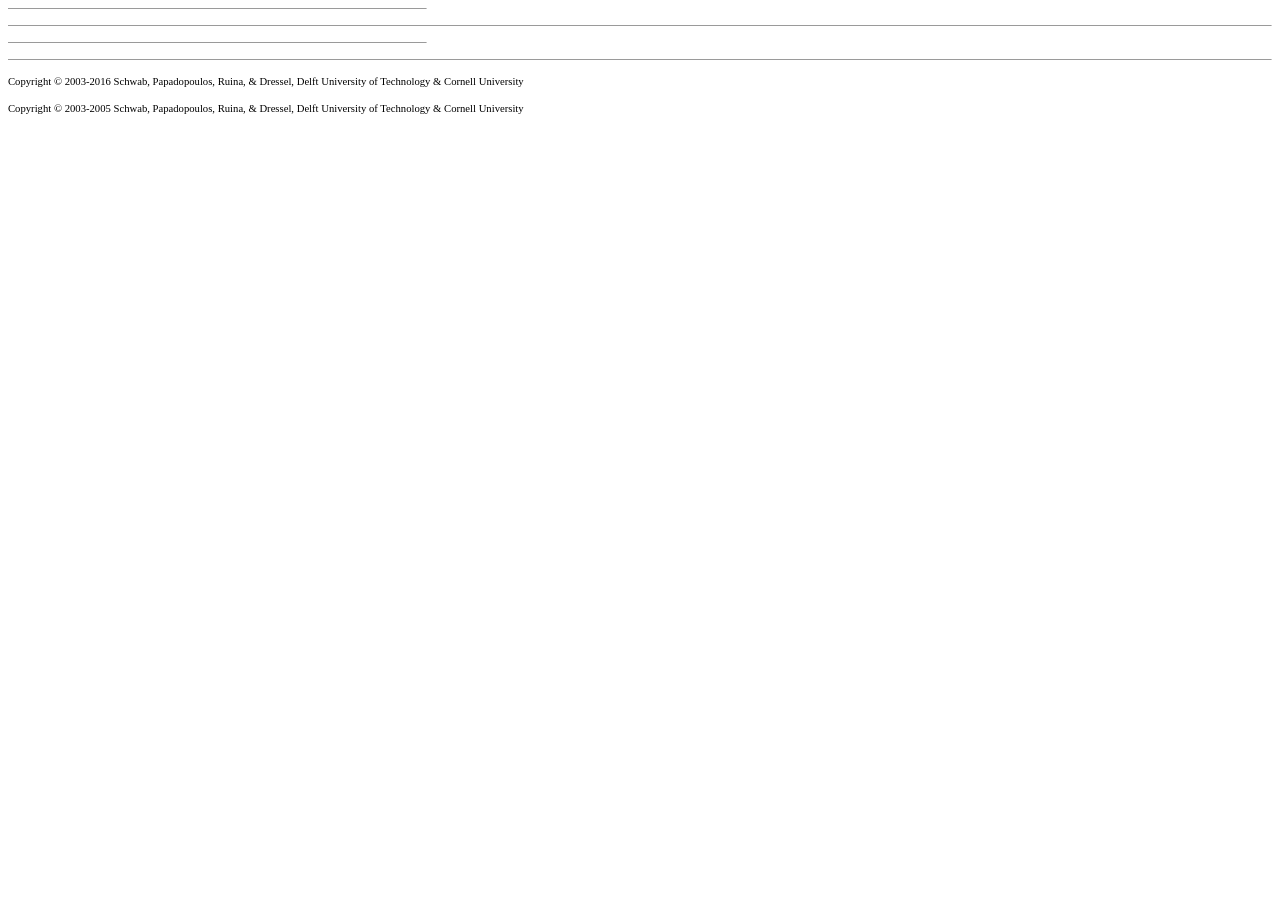
<file: original Matlab files/JBhelp_files/header.htm>
<html xmlns:v="urn:schemas-microsoft-com:vml"
xmlns:o="urn:schemas-microsoft-com:office:office"
xmlns:w="urn:schemas-microsoft-com:office:word"
xmlns:st1="urn:schemas-microsoft-com:office:smarttags"
xmlns="http://www.w3.org/TR/REC-html40">

<head>
<meta http-equiv=Content-Type content="text/html; charset=windows-1252">
<meta name=ProgId content=Word.Document>
<meta name=Generator content="Microsoft Word 10">
<meta name=Originator content="Microsoft Word 10">
<link id=Main-File rel=Main-File href="../JBhelp.htm">
<o:SmartTagType namespaceuri="urn:schemas-microsoft-com:office:smarttags"
 name="country-region"/>
<o:SmartTagType namespaceuri="urn:schemas-microsoft-com:office:smarttags"
 name="City"/>
<o:SmartTagType namespaceuri="urn:schemas-microsoft-com:office:smarttags"
 name="PlaceType"/>
<o:SmartTagType namespaceuri="urn:schemas-microsoft-com:office:smarttags"
 name="PlaceName"/>
<o:SmartTagType namespaceuri="urn:schemas-microsoft-com:office:smarttags"
 name="place"/>
<o:SmartTagType namespaceuri="urn:schemas-microsoft-com:office:smarttags"
 name="date"/>
</head>

<body lang=EN-US link=blue vlink=purple>

<div style='mso-element:footnote-separator' id=fs>

<p class=MsoNormal><span style='mso-special-character:footnote-separator'><![if !supportFootnotes]>

<hr align=left size=1 width="33%">

<![endif]></span></p>

</div>

<div style='mso-element:footnote-continuation-separator' id=fcs>

<p class=MsoNormal><span style='mso-special-character:footnote-continuation-separator'><![if !supportFootnotes]>

<hr align=left size=1>

<![endif]></span></p>

</div>

<div style='mso-element:endnote-separator' id=es>

<p class=MsoNormal><span style='mso-special-character:footnote-separator'><![if !supportFootnotes]>

<hr align=left size=1 width="33%">

<![endif]></span></p>

</div>

<div style='mso-element:endnote-continuation-separator' id=ecs>

<p class=MsoNormal><span style='mso-special-character:footnote-continuation-separator'><![if !supportFootnotes]>

<hr align=left size=1>

<![endif]></span></p>

</div>

<div style='mso-element:header' id=h1>

<p class=MsoNormal style='margin-top:12.0pt'><span style='font-size:8.0pt;
mso-bidi-font-size:12.0pt'>Copyright � 2003-2016 Schwab, Papadopoulos, Ruina,
&amp; Dressel, </span><st1:place><st1:PlaceName><span style='font-size:8.0pt;
  mso-bidi-font-size:12.0pt'>Delft</span></st1:PlaceName><span
 style='font-size:8.0pt;mso-bidi-font-size:12.0pt'> </span><st1:PlaceType><span
  style='font-size:8.0pt;mso-bidi-font-size:12.0pt'>University</span></st1:PlaceType></st1:place><span
style='font-size:8.0pt;mso-bidi-font-size:12.0pt'> of </span><st1:place><st1:PlaceName><span
  style='font-size:8.0pt;mso-bidi-font-size:12.0pt'>Technology &amp; Cornell</span></st1:PlaceName><span
 style='font-size:8.0pt;mso-bidi-font-size:12.0pt'> </span><st1:PlaceType><span
  style='font-size:8.0pt;mso-bidi-font-size:12.0pt'>University</span></st1:PlaceType></st1:place><span
style='font-size:8.0pt;mso-bidi-font-size:12.0pt'><o:p></o:p></span></p>

</div>

<div style='mso-element:footer' id=f1>

<p class=MsoNormal style='margin-top:12.0pt'><span style='font-size:8.0pt;
mso-bidi-font-size:12.0pt'>Copyright � 2003-2005 Schwab, Papadopoulos, Ruina,
&amp; Dressel, Delft University of </span><st1:place st="on"><span
 style='font-size:8.0pt;mso-bidi-font-size:12.0pt'>Technology &amp; Cornell </span><st1:PlaceType
 st="on"><span style='font-size:8.0pt;mso-bidi-font-size:12.0pt'>University</span></st1:PlaceType></st1:place><span
style='font-size:8.0pt;mso-bidi-font-size:12.0pt'><o:p></o:p></span></p>

</div>

</body>

</html>
</file>
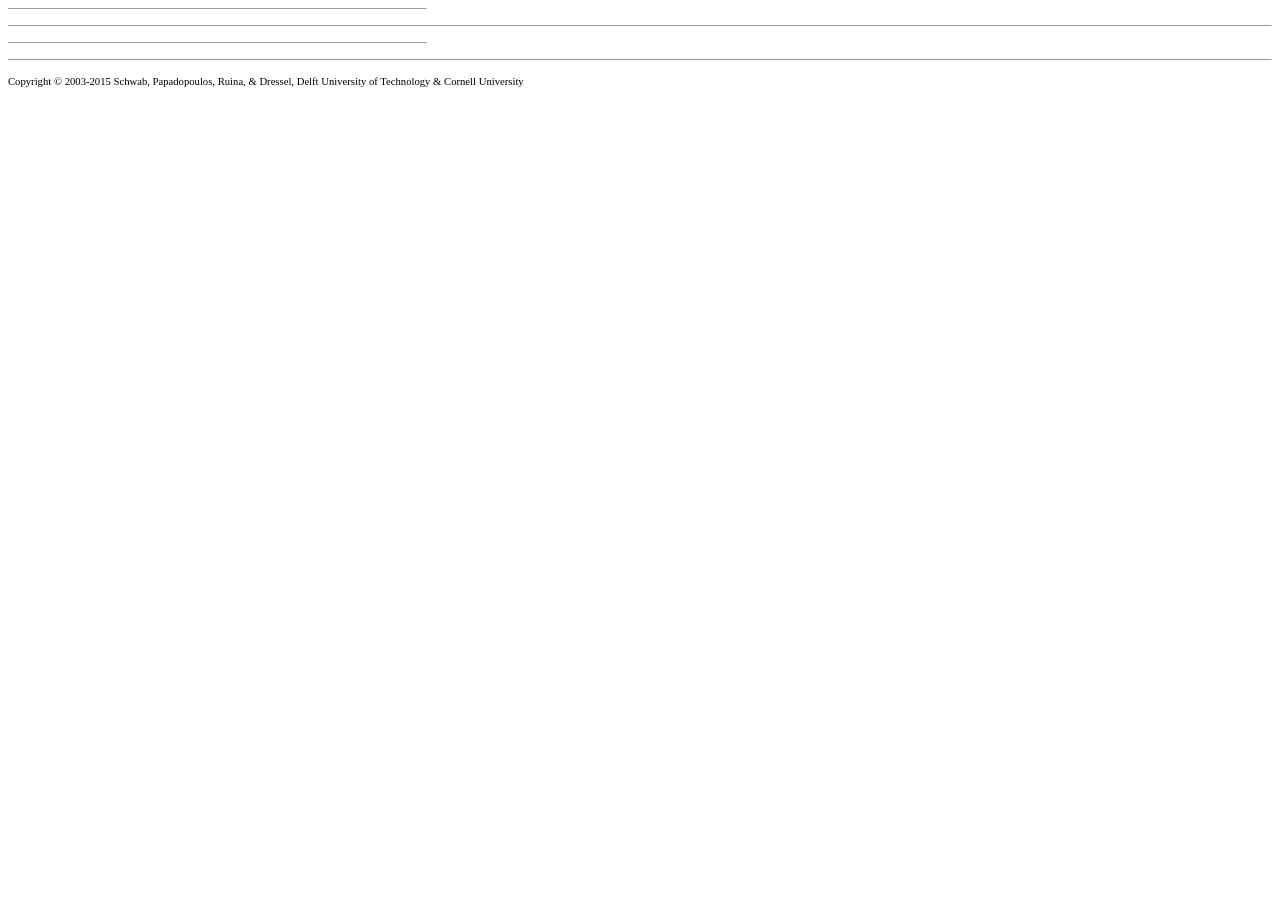
<file: original Matlab files/JBQRef_files/header.htm>
<html xmlns:v="urn:schemas-microsoft-com:vml"
xmlns:o="urn:schemas-microsoft-com:office:office"
xmlns:w="urn:schemas-microsoft-com:office:word"
xmlns:st1="urn:schemas-microsoft-com:office:smarttags"
xmlns="http://www.w3.org/TR/REC-html40">

<head>
<meta http-equiv=Content-Type content="text/html; charset=windows-1252">
<meta name=ProgId content=Word.Document>
<meta name=Generator content="Microsoft Word 10">
<meta name=Originator content="Microsoft Word 10">
<link id=Main-File rel=Main-File href="../JBQRef.htm">
<o:SmartTagType namespaceuri="urn:schemas-microsoft-com:office:smarttags"
 name="place"/>
<o:SmartTagType namespaceuri="urn:schemas-microsoft-com:office:smarttags"
 name="PlaceType"/>
<o:SmartTagType namespaceuri="urn:schemas-microsoft-com:office:smarttags"
 name="PlaceName"/>
<o:SmartTagType namespaceuri="urn:schemas-microsoft-com:office:smarttags"
 name="date"/>
</head>

<body lang=EN-US link=blue vlink=purple>

<div style='mso-element:footnote-separator' id=fs>

<p class=MsoNormal><span style='mso-special-character:footnote-separator'><![if !supportFootnotes]>

<hr align=left size=1 width="33%">

<![endif]></span></p>

</div>

<div style='mso-element:footnote-continuation-separator' id=fcs>

<p class=MsoNormal><span style='mso-special-character:footnote-continuation-separator'><![if !supportFootnotes]>

<hr align=left size=1>

<![endif]></span></p>

</div>

<div style='mso-element:endnote-separator' id=es>

<p class=MsoNormal><span style='mso-special-character:footnote-separator'><![if !supportFootnotes]>

<hr align=left size=1 width="33%">

<![endif]></span></p>

</div>

<div style='mso-element:endnote-continuation-separator' id=ecs>

<p class=MsoNormal><span style='mso-special-character:footnote-continuation-separator'><![if !supportFootnotes]>

<hr align=left size=1>

<![endif]></span></p>

</div>

<div style='mso-element:header' id=h1>

<p class=MsoNormal style='margin-top:12.0pt'><span style='font-size:8.0pt;
mso-bidi-font-size:12.0pt'>Copyright � 2003-2015 Schwab, Papadopoulos, Ruina,
&amp; Dressel, </span><st1:place><st1:PlaceName><span style='font-size:8.0pt;
  mso-bidi-font-size:12.0pt'>Delft</span></st1:PlaceName><span
 style='font-size:8.0pt;mso-bidi-font-size:12.0pt'> </span><st1:PlaceType><span
  style='font-size:8.0pt;mso-bidi-font-size:12.0pt'>University</span></st1:PlaceType></st1:place><span
style='font-size:8.0pt;mso-bidi-font-size:12.0pt'> of </span><st1:place><st1:PlaceName><span
  style='font-size:8.0pt;mso-bidi-font-size:12.0pt'>Technology &amp; Cornell</span></st1:PlaceName><span
 style='font-size:8.0pt;mso-bidi-font-size:12.0pt'> </span><st1:PlaceType><span
  style='font-size:8.0pt;mso-bidi-font-size:12.0pt'>University</span></st1:PlaceType></st1:place><span
style='font-size:8.0pt;mso-bidi-font-size:12.0pt'><o:p></o:p></span></p>

</div>

</body>

</html>
</file>
<file: instrument-ui.css>
/* JBike6 — Blueprint bench system: vellum, ink blue, one red for instability
   Visual-only layer: preserves semantic controls, data bindings, and model contracts. */
:root {
  color-scheme: light;
  --paper: #f4f5f7;
  --panel: #e8eaee;
  --well: #dadde3;
  --ink: #0d1226;
  --ink-soft: #2f3550;
  --muted: #586079;
  --rule: #c3c8d4;
  --rule-strong: #727a92;
  --signal: #e0301e;
  --signal-wash: #fbe1dd;
  --stable: #168a4a;
  --stable-text: #0b6b33;   /* text-safe shades: 4.5:1 or better on paper, panel and well */
  --signal-text: #b82416;
  --ochre-text: #805800;
  --select: #1747e6;
  --select-wash: #dfe6fb;
  --ochre: #b07a10;
  --stable-wash: #dcf0e4;
  --danger: var(--signal);
  --font-display: "Archivo", "Helvetica Neue", Arial, sans-serif;
  --font-body: "Archivo", "Helvetica Neue", Arial, sans-serif;
  --font-mono: "IBM Plex Mono", "SFMono-Regular", Consolas, monospace;
  --space-1: 4px;
  --space-2: 8px;
  --space-3: 12px;
  --space-4: 16px;
  --space-6: 24px;
  --space-8: 32px;
  --space-12: 48px;
  --radius-none: 0;
  --shadow-none: none;
  --bg-app: var(--paper);
  --bg-card: var(--paper);
  --bg-subtle: var(--panel);
  --bg-header: var(--paper);
  --bg-header-ctrl: var(--panel);
  --border-light: var(--rule);
  --border-mid: var(--rule-strong);
  --text-main: var(--ink);
  --text-body: var(--ink-soft);
  --text-muted: var(--muted);
  --accent-emerald: var(--stable);
  --accent-emerald-dark: var(--stable-text);
  --accent-emerald-bg: var(--stable-wash);
  --accent-indigo: var(--select);
  --accent-indigo-bg: var(--select-wash);
  --accent-amber: var(--signal-text);
  --accent-amber-bg: var(--signal-wash);
  --accent-rose: var(--signal-text);
  --accent-rose-bg: var(--signal-wash);
  --shadow-sm: none;
  --shadow-md: none;
  --app-header-height: 68px;
}

html { scroll-behavior: smooth; }
body {
  background-color: var(--paper);
  background-image: none;
  color: var(--ink-soft);
  font-family: var(--font-body);
  font-size: 13px;
  line-height: 1.45;
  font-variant-numeric: tabular-nums lining-nums;
}
*, *::before, *::after { box-sizing: border-box; }
button, input, select, textarea { font: inherit; font-variant-numeric: tabular-nums; }
button { border-radius: var(--radius-none); }
h1, h2, h3, h4, .brand-title, .viz-title, .panel-title {
  font-family: var(--font-display);
  font-weight: 650;
 
  letter-spacing: -.005em;
}
.tabular-nums, output, .ctrl-val, .kpi-val, .kpi-sec,
.eigen-stat strong, .engineering-inspector-value strong,
.landscape-detail-top strong, .opt-detail-grid strong,
.pz-selection-readout, .hover-card, .num-input, input[type="number"] {
  font-variant-numeric: tabular-nums lining-nums;
  font-family: var(--font-mono);
}
:focus-visible {
  outline: 2px solid var(--select);
  outline-offset: 2px;
  box-shadow: none !important;
}

/* Header: instrument nameplate, not a SaaS masthead. */
.app-header {
  position: sticky;
  top: 0;
  z-index: 40;
  color: var(--ink);
  background: var(--paper);
  border: 0;
  border-bottom: 2px solid var(--ink);
  box-shadow: none;
  backdrop-filter: none;
}
.header-inner {
  max-width: 1880px;
  padding: 9px 20px 10px;
  gap: 16px;
}
.brand-group { gap: 10px; }
.brand-icon {
  width: 42px; height: 42px; flex: 0 0 42px;
  border: 1px solid var(--ink);
  border-radius: 0;
  background: var(--ink);
  color: var(--paper);
}
.brand-mark { display: grid; place-content: center; justify-items: center; gap: 1px; }
.brand-mark span { font: 700 1.1rem/.9 var(--font-display); letter-spacing: 0; }
.brand-mark small { color: #c3c8d4; font: 500 0.75rem/1 var(--font-mono); letter-spacing: .14em; }
.brand-copy { display: grid; gap: 2px; min-width: 0; }
.brand-title-row { gap: 9px; }
.brand-title {
  color: var(--ink);
  font-size: 1.58rem;
  line-height: .9;
  letter-spacing: .015em;
  text-transform: none;
}
.brand-badge {
  display: inline-block;
  padding: 3px 6px;
  border: 1px solid var(--rule-strong);
  border-radius: 0;
  background: transparent;
  color: var(--ink-soft);
  font: 500 0.75rem/1 var(--font-mono);
  letter-spacing: 0;
}
.brand-sub {
  margin: 3px 0 0;
  color: var(--muted);
  font: 0.75rem/1.25 var(--font-mono);
  letter-spacing: 0;
}
.header-actions {
  display: flex;
  align-items: end;
  flex-wrap: wrap;
  gap: 12px;
}
.header-control-block { display: flex; flex-direction: column; gap: 4px; }
.header-control-label {
  color: var(--muted);
  font: 600 0.75rem/1 var(--font-mono);
  letter-spacing: 0;
}
.header-action-buttons { display: flex; align-items: center; gap: 5px; }
.preset-select, .hdr-btn {
  min-height: 34px;
  border: 1px solid var(--rule-strong);
  border-radius: 0;
  background: var(--panel);
  color: var(--ink);
  box-shadow: none;
  font: 500 .76rem var(--font-body);
}
.preset-select { min-width: 255px; padding: 6px 9px; }
.hdr-btn { padding: 6px 9px; }
.hdr-btn:hover, .preset-select:hover { background: var(--well); color: var(--ink); }
.seg-group {
  gap: 0;
  padding: 0;
  border: 1px solid var(--rule-strong);
  border-radius: 0;
  background: var(--panel);
}
.seg-group.light { background: var(--panel); border-color: var(--rule-strong); }
.seg-btn, .seg-group.light .seg-btn {
  min-height: 31px;
  padding: 5px 9px;
  border: 0;
  border-right: 1px solid var(--rule);
  border-radius: 0;
  background: transparent;
  color: var(--muted);
  font: 500 .76rem var(--font-body);
  letter-spacing: .015em;
  transition: background-color 80ms linear, color 80ms linear;
}
.seg-btn:last-child { border-right: 0; }
.seg-btn:hover, .seg-group.light .seg-btn:hover { color: var(--ink); background: var(--well); }
.seg-btn.active, .seg-group.light .seg-btn.active {
  background: var(--ink);
  color: var(--paper);
  box-shadow: none;
}

/* Page hierarchy: data strip, navigation rail, asymmetric instrument layout. */
.main-wrap {
  max-width: 1880px;
  padding: 12px 20px 32px;
  gap: 10px;
}
.output-strip-heading {
  display: flex; align-items: baseline; flex-wrap: wrap; gap: 9px;
  padding: 3px 0 0;
}
.output-strip-index { color: var(--select); font: 600 0.75rem var(--font-mono); letter-spacing: 0; }
.output-strip-title { color: var(--ink); font: 600 .9rem var(--font-display); letter-spacing: 0; }
.output-strip-note { color: var(--muted); font: 0.75rem var(--font-body); }
.kpi-grid { gap: 0; border-top: 1px solid var(--rule-strong); border-bottom: 1px solid var(--rule-strong); }
.kpi-card {
  min-width: 0;
  padding: 9px 13px 10px;
  border: 0;
  border-right: 1px solid var(--rule);
  border-radius: 0;
  background: transparent;
  box-shadow: none;
}
.kpi-card:last-child { border-right: 0; }
.kpi-label { color: var(--muted); font: 500 0.75rem var(--font-body); letter-spacing: 0; }
.kpi-val { color: var(--ink); font: 600 1.34rem/1.1 var(--font-display); letter-spacing: .015em; }
.kpi-sec, .kpi-sub { color: var(--muted); font: 0.75rem/1.35 var(--font-mono); }
.kpi-sub { font-family: var(--font-body); }
.pill-badge {
  padding: 2px 5px;
  border: 1px solid var(--rule-strong);
  border-radius: 0;
  background: transparent;
  color: var(--ink-soft);
  font: 500 0.75rem var(--font-body);
  letter-spacing: 0;
}
.pill-emerald, .pill-rose, .pill-indigo, .pill-amber, .pill-slate {
  border-color: var(--rule);
  background: transparent;
  color: var(--ink-soft);
}
.pill-emerald { border-left: 3px solid var(--stable); }
.pill-rose, .pill-amber { border-left: 3px solid var(--signal); }
.pill-indigo, .pill-slate { border-left: 3px solid var(--rule-strong); }
.insight-banner {
  display: flex; align-items: baseline; gap: 10px;
  padding: 7px 0 0;
  border: 0; border-top: 1px solid var(--rule);
  border-radius: 0; background: transparent;
  color: var(--ink); box-shadow: none;
}
.insight-text { color: var(--ink-soft); font: 0.75rem/1.45 var(--font-body); }
.insight-tag { flex: 0 0 auto; color: var(--stable-text); font: 500 0.75rem var(--font-body); letter-spacing: 0; }
.lab-nav-bar {
  position: sticky;
  top: var(--app-header-height);
  z-index: 30;
  display: flex;
  align-items: center;
  justify-content: space-between;
  gap: 12px;
  padding: 5px 0;
  border-top: 1px solid var(--rule);
  border-bottom: 1px solid var(--rule-strong);
  background: rgba(244,245,247,.96);
}
.lab-nav-bar .seg-group { border: 0; background: transparent; }
.lab-nav-bar .seg-btn, .lab-nav-bar .seg-group.light .seg-btn {
  min-height: 30px;
  border-right: 0;
  border-bottom: 2px solid transparent;
  padding: 5px 10px;
  background: transparent;
  color: var(--muted);
  font: 500 .78rem var(--font-body);
}
.lab-nav-bar .seg-btn.active, .lab-nav-bar .seg-group.light .seg-btn.active {
  border-bottom-color: var(--select);
  background: transparent;
  color: var(--ink);
}
.lab-nav-bar .panel-hint { color: var(--muted); font: 0.75rem var(--font-mono); }

/* Desktop control dock / drawing field. */
.workspace-grid {
  grid-template-columns: minmax(310px, 350px) minmax(0, 1fr);
  align-items: start;
  gap: 22px;
}
.controls-col {
  position: sticky;
  top: calc(var(--app-header-height) + 16px);
  max-height: calc(100vh - var(--app-header-height) - 28px);
  overflow: auto;
  padding: 0 13px 12px 0;
  border-right: 1px solid var(--rule-strong);
  scrollbar-width: thin;
  scrollbar-color: var(--rule-strong) transparent;
  gap: 0;
}
.controls-col::-webkit-scrollbar { width: 5px; }
.controls-col::-webkit-scrollbar-thumb { background: var(--rule); }
.viz-col { min-width: 0; gap: 12px; }
.panel-card, .controls-col .panel-card, .viz-col > .panel-card {
  min-width: 0;
  padding: 12px 0;
  border: 0;
  border-bottom: 1px solid var(--rule);
  border-radius: 0;
  background: transparent;
  box-shadow: none;
}
.viz-col > .panel-card {
  padding: 12px 0 16px;
  border-top: 2px solid var(--ink);
  background: transparent;
}
.panel-head {
  padding-bottom: 7px;
  margin-bottom: 10px;
  border-bottom: 1px solid var(--rule);
}
.panel-title, .viz-title {
  color: var(--ink);
  font-size: 1rem;
  line-height: 1.15;
  letter-spacing: -.005em;
}
.viz-title { font-size: 1.3rem; }
.viz-sub, .panel-hint { color: var(--muted); font: 0.75rem/1.45 var(--font-body); }
.dot { width: 6px; height: 6px; border-radius: 0; background: var(--stable) !important; }
.wheel-grid { gap: 0; margin-bottom: 12px; border: 1px solid var(--rule); }
.wheel-pill {
  min-height: 47px;
  padding: 6px 8px;
  border: 0;
  border-right: 1px solid var(--rule);
  border-bottom: 1px solid var(--rule);
  border-radius: 0;
  background: transparent;
  transition: background-color 70ms linear, border-color 70ms linear;
}
.wheel-pill:nth-child(2n) { border-right: 0; }
.wheel-pill:nth-last-child(-n+2) { border-bottom: 0; }
.wheel-pill:hover, .wheel-pill.active {
  border-color: var(--rule);
  background: var(--select-wash);
  box-shadow: inset 3px 0 0 var(--select);
}
.wheel-pill-title { color: var(--ink); font: 600 .75rem var(--font-display); letter-spacing: 0; }
.wheel-pill-sub { color: var(--muted); font: 0.75rem var(--font-mono); }
.ctrl-group { margin-bottom: 14px; }
.ctrl-label-row { align-items: center; gap: 8px; margin-bottom: 5px; min-width: 0; }
.ctrl-label { min-width: 0; }
.parameter-entry-wrap {
  display: inline-flex; flex: 0 0 auto; align-items: center; gap: 5px;
  min-width: 0; margin-left: auto;
}
.parameter-entry-input {
  width: 76px; min-width: 62px; min-height: 29px;
  padding: 4px 6px; border: 1px solid var(--rule-strong);
  border-radius: 0; background: var(--paper); color: var(--ink);
  font: 600 0.75rem var(--font-mono); text-align: right;
  font-variant-numeric: tabular-nums;
}
.parameter-entry-unit { color: var(--muted); font: 500 0.75rem var(--font-body); }
.parameter-entry-wrap:focus-within .parameter-entry-input {
  border-color: var(--select); outline: 2px solid var(--select); outline-offset: 1px;
}
.parameter-entry-wrap.is-invalid .parameter-entry-input,
.parameter-entry-input[aria-invalid="true"] { border-color: var(--signal); background: var(--signal-wash); color: var(--signal-text); }
.ctrl-label { color: var(--ink-soft); font: 500 0.75rem var(--font-body); }
.ctrl-val {
  color: var(--select) !important;
  font: 500 .76rem var(--font-body);
  white-space: nowrap;
}
.ctrl-note { color: var(--muted); font-size: 0.75rem; line-height: 1.4; }
.check-box-card {
  margin: 5px 0 13px;
  padding: 8px 9px;
  gap: 8px;
  border: 1px solid var(--rule);
  border-radius: 0;
  background: var(--panel);
}
.check-row { color: var(--ink-soft); font-size: 0.75rem; }
.check-row input[type="checkbox"] { accent-color: var(--select); }
.check-title { color: var(--ink); font: 500 0.75rem var(--font-body); }
.check-desc { color: var(--muted); font-size: 0.75rem; }
.num-field { position: relative; gap: 4px; min-width: 0; }
.num-field label, .landscape-field > span, .landscape-field > span strong {
  color: var(--muted);
  font: 500 0.75rem var(--font-body);
  letter-spacing: 0;
}
.num-input, input[type="number"], .landscape-field input, .landscape-field select,
.preset-select, select:not(.num-input) {
  min-width: 0;
  min-height: 34px;
  padding: 6px 8px;
  border: 1px solid var(--rule-strong);
  border-radius: 0;
  background: var(--well);
  color: var(--ink);
  box-shadow: inset 0 1px 0 rgba(255,255,255,.4);
  font: 500 0.75rem var(--font-mono);
}
.num-input:focus, input[type="number"]:focus, .landscape-field input:focus, .landscape-field select:focus,
.preset-select:focus { outline: 2px solid var(--select); outline-offset: 1px; border-color: var(--select); box-shadow: none; }
input[type="range"].sci-slider, input[type="range"]:not(.sci-slider) {
  --range-progress: 50%;
  width: 100%;
  height: 20px;
  margin: 3px 0 2px;
  padding: 0;
  border: 0;
  border-radius: 0;
  background: transparent;
  appearance: none;
  -webkit-appearance: none;
  cursor: ew-resize;
  accent-color: var(--select);
}
.mini-chip-row { gap: 4px; }
.mini-chip, .btn-action {
  min-height: 31px;
  padding: 5px 8px;
  border: 1px solid var(--rule-strong);
  border-radius: 0;
  background: var(--panel);
  color: var(--ink-soft);
  box-shadow: none;
  font: 500 0.75rem var(--font-body);
  transition: background-color 75ms linear, color 75ms linear, transform 75ms linear;
}
.mini-chip:hover, .btn-action:hover { border-color: var(--ink); background: var(--well); color: var(--ink); }
.mini-chip.active, .mini-chip:focus-visible { border-color: var(--select); background: var(--select-wash); color: var(--ink); }
.btn-action.primary, .btn-action.indigo {
  border-color: var(--ink);
  border-bottom-width: 2px;
  background: var(--ink);
  color: var(--paper);
}
.btn-action.primary:hover, .btn-action.indigo:hover { background: var(--select); border-color: var(--select); color: white; }
.viz-header { margin-bottom: 9px; gap: 9px; }
.viz-toolbar { gap: 5px; }
.canvas-stage, .sim-canvas-box, .landscape-canvas-stage, .optimization-canvas-stage,
.pz-canvas-box, .eigen-mode-canvas-box {
  border: 1px solid var(--rule-strong);
  border-radius: 0;
  background: var(--paper);
  box-shadow: none;
}
.canvas-stage { background-image: linear-gradient(rgba(13,18,38,.025) 1px,transparent 1px),linear-gradient(90deg,rgba(13,18,38,.025) 1px,transparent 1px); background-size: 24px 24px; }
.overlay-badge, .camera-hint, .hover-card, .landscape-canvas-hint, .pz-canvas-hint {
  border: 1px solid var(--ink);
  border-radius: 0;
  background: var(--ink);
  color: var(--paper);
  box-shadow: none;
  font: 0.75rem var(--font-mono);
}
.hover-card { min-width: 205px; }
.hover-card-head { border-bottom: 1px solid var(--rule-strong); }
.legend-bar, .geometry-legend, .optimization-legend, .landscape-legend {
  gap: 6px 13px;
  color: var(--muted);
  font: 0.75rem var(--font-mono);
}
.geometry-legend-swatch, .leg-swatch, .legend-dot, .optimization-swatch { border-radius: 0; }
.app-footer { background: var(--ink); color: var(--paper); border-radius: 0; box-shadow: none; }

/* Math surfaces use the same drafting paper and the same two signal inks. */
.eigen-lab-panel, .eigen-math-card, .eigen-matrix-card, .eigen-verification-panel,
.eigen-stat, .eigen-state-vector, .eigen-mode-callout, .optimization-method-note,
.optimization-objective, .optimization-inspector, .landscape-selection-detail,
.landscape-status, .opt-detail-grid > div, .opt-ranking-row, .pz-selection-readout,
.engineering-inspector, .ref-card, .matrix-box {
  border-radius: 0 !important;
  box-shadow: none !important;
}
.eigen-lab-panel, .eigen-math-card, .eigen-verification-panel, .eigen-mode-callout,
.optimization-method-note, .optimization-inspector, .landscape-selection-detail,
.landscape-status, .pz-selection-readout, .engineering-inspector {
  border-color: var(--rule) !important;
  background: var(--panel) !important;
}
.eigen-lab-panel { padding: 12px !important; }
.eigen-lab-heading h3, .eigen-mode-heading h4, .optimization-ranking-wrap h4,
.optimization-inspector-head .panel-title { color: var(--ink) !important; font-family: var(--font-display); }
.eigen-kicker, .optimization-kicker, .eigen-equation-sub, .eigen-matrix-name,
.eigen-matrix-grid, .eigen-poly-expanded, .eigen-state-vector code,
.eigenpair-readout, .eigen-stat strong, .opt-detail-grid strong {
  font-family: var(--font-mono) !important;
  font-variant-numeric: tabular-nums lining-nums;
}
.eigen-equation-banner, .optimization-hero, .landscape-hero {
  border: 1px solid var(--ink);
  border-radius: 0 !important;
  background: var(--ink) !important;
  color: var(--paper) !important;
  box-shadow: none !important;
}
.eigen-equation-banner { text-align: left; }
.eigen-step-heading > span, .opt-rank-number {
  border: 1px solid var(--stable);
  border-radius: 0;
  background: var(--stable-wash);
  color: var(--stable-text);
}
.eigen-matrix-card, .eigen-stat, .eigen-state-vector, .opt-detail-grid > div {
  border: 1px solid var(--rule);
  background: var(--paper);
}
.eigen-matrix-grid span { border-radius: 0; background: var(--panel); }
.eigen-root-chip, .opt-ranking-row {
  border: 1px solid var(--rule);
  border-radius: 0;
  background: var(--paper);
  color: var(--ink);
}
.eigen-root-chip.stable { border-left: 3px solid var(--stable); }
.eigen-root-chip.unstable { border-left: 3px solid var(--signal); }
.eigen-root-chip.neutral { border-left: 3px solid var(--rule-strong); }
.eigen-root-chip.selected { outline: 2px solid var(--select); outline-offset: 1px; background: var(--select-wash); }
.eigen-mode-canvas-box { border: 1px solid var(--rule-strong); background: var(--paper); }
.eigenpair-swatch.ax { background: var(--stable); }
.eigenpair-swatch.lx { background: var(--select); }
.optimization-hero { padding: 14px 16px; }
.optimization-hero h2, .landscape-hero h2 { font-family: var(--font-display); letter-spacing: 0; }
.optimization-objective { background: rgba(242,240,232,.08); }
.optimization-canvas-stage, .landscape-canvas-stage, .pz-canvas-box { background: var(--paper); }
.optimization-method-note { background: var(--panel); }
.opt-detail-status, .opt-detail-status.stable { border-radius: 0; border-left: 3px solid var(--stable); background: var(--stable-wash); color: var(--ink); }
.landscape-hero { position: relative; overflow: hidden; }
.landscape-hero::before { display: none; }
.landscape-pulse { border-radius: 0; background: var(--stable); box-shadow: none; }
.landscape-view-switch { padding: 0; border: 1px solid var(--rule-strong); border-radius: 0; background: var(--panel); }
.landscape-view-btn { border-radius: 0; font: 500 0.75rem var(--font-body); }
.landscape-view-btn.active { border-radius: 0; background: var(--ink); color: var(--paper); box-shadow: none; }
.landscape-section-heading h3 { color: var(--ink); font-family: var(--font-display); }
.landscape-step { border-radius: 0; background: var(--panel); color: var(--select); }
.landscape-selection-detail { background: var(--panel); }
.landscape-detail-status { border: 1px solid var(--stable); border-radius: 0; background: var(--stable-wash); color: var(--stable-text); }
.pz-speed-control input { accent-color: var(--select); }
.pz-speed-control strong { color: var(--select); font-family: var(--font-mono); font-variant-numeric: tabular-nums; }
.pz-toolbar .seg-btn.active { background: var(--ink); color: var(--paper); }
.pz-selection-readout { background: var(--panel); color: var(--ink); }
.engineering-inspector {
  gap: 7px;
  padding: 8px 0;
  margin: 1px 0 4px;
  border: 0 !important;
  border-top: 1px solid var(--rule-strong) !important;
  border-bottom: 1px solid var(--rule) !important;
  border-left: 3px solid var(--select) !important;
  background: transparent !important;
}
.engineering-inspector-heading { color: var(--muted); font: 500 0.75rem var(--font-body); letter-spacing: 0; }
.engineering-inspector-clear { color: var(--select); font: 500 0.75rem var(--font-mono); }
.engineering-inspector-title { color: var(--ink); font: 600 .95rem var(--font-display); letter-spacing: 0; }
.engineering-inspector-value { border: 1px solid var(--rule); border-radius: 0; background: var(--paper); }
.engineering-inspector-value span { color: var(--muted); font: 0.75rem var(--font-mono); letter-spacing: 0; }
.engineering-inspector-value strong { color: var(--ink); font: 500 0.75rem var(--font-mono); }
.engineering-inspector-note, .engineering-inspector-empty { color: var(--muted); font-size: 0.75rem; }

/* Compact status surfaces, keyboard access, and reduced-motion behavior. */
button, select, input { -webkit-tap-highlight-color: transparent; }
button:focus-visible, select:focus-visible, input:focus-visible { outline: 2px solid var(--select); outline-offset: 2px; }
.hidden { display: none !important; }
@media (max-width: 1080px) {
  .workspace-grid { grid-template-columns: minmax(285px, 320px) minmax(0,1fr); gap: 14px; }
  .main-wrap { padding-left: 12px; padding-right: 12px; }
  .controls-col { top: calc(var(--app-header-height) + 16px); }
}
@media (max-width: 760px) {
  .header-inner { padding: 8px 10px; gap: 9px; align-items: center; }
  .brand-title { font-size: 1.25rem; }
  .brand-sub { display: block; font-size: 0.75rem; }
  .brand-icon { width: 36px; height: 36px; flex-basis: 36px; }
  .header-actions { display: flex; width: 100%; align-items: end; flex-wrap: wrap; gap: 8px; }
  .header-control-block { gap: 3px; }
  .header-profile-block { flex: 1 1 230px; min-width: 0; }
  .header-action-buttons { margin-left: auto; }
  .main-wrap { padding: 8px 8px 24px; gap: 9px; }
  .kpi-grid { grid-template-columns: repeat(2,minmax(0,1fr)); }
  .kpi-card { padding: 8px; border-bottom: 1px solid var(--rule); }
  .workspace-grid { grid-template-columns: minmax(0,1fr); gap: 8px; }
  .controls-col {
    position: static;
    max-height: none;
    overflow: visible;
    padding: 0;
    border-right: 0;
    border-bottom: 2px solid var(--ink);
  }
  .controls-col .panel-card { padding: 9px 0; }
  .viz-col > .panel-card { padding: 10px 8px; }
  .viz-header { align-items: flex-start; }
  .viz-toolbar { width: 100%; }
  .canvas-stage.geom-h { height: clamp(300px, 88vw, 410px); }
  .canvas-stage.root-h { height: clamp(300px, 92vw, 390px); }
  .landscape-canvas-stage { height: clamp(340px, 105vw, 470px); }
  .brand-badge { font-size: 0.75rem; }
  .geometry-legend { font-size: 0.75rem; }
}
@media (max-width: 420px) {
  .header-actions { display: grid; grid-template-columns: auto minmax(0,1fr); align-items: end; }
  .header-profile-block { grid-column: 1 / -1; }
  .header-action-buttons { grid-column: 1 / -1; margin-left: 0; }
  .brand-title { font-size: 1.08rem; }
  .kpi-val { font-size: 1.12rem; }
}
@media (prefers-reduced-motion: reduce) {
  *, *::before, *::after { scroll-behavior: auto !important; transition-duration: .01ms !important; animation-duration: .01ms !important; }
}

/* Physical unit rails on number fields. The native numeric input remains editable. */
.instrument-input-wrap { position: relative; display: block; width: 100%; min-width: 0; }
.instrument-input-wrap > input[type="number"] { display: block; width: 100%; padding-right: 3.5rem; }
.instrument-unit {
  position: absolute;
  right: 7px;
  bottom: 7px;
  color: var(--muted);
  font: 500 0.75rem var(--font-mono);
  letter-spacing: 0;
  text-transform: none;
  pointer-events: none;
}
.instrument-unit.is-empty { display: none; }
.optimization-swatch.better { background: var(--stable) !important; }
.optimization-swatch.neutral { background: var(--paper) !important; border: 1px solid var(--rule-strong) !important; }
.optimization-swatch.worse { background: var(--signal) !important; }
.leg-item:nth-child(1) .leg-swatch { background: var(--stable) !important; }
.leg-item:nth-child(2) .leg-swatch { background: var(--signal) !important; }
.leg-item:nth-child(3) .leg-swatch { background: var(--signal) !important; }
.geometry-legend-item:nth-child(1) .geometry-legend-swatch { background: var(--ink-soft) !important; }
.geometry-legend-item:nth-child(2) .geometry-legend-swatch { background: var(--ochre) !important; }
.geometry-legend-item:nth-child(3) .geometry-legend-swatch { background: var(--rule-strong) !important; }
.geometry-legend-item:nth-child(4) .geometry-legend-swatch { background: var(--select) !important; }
.geometry-legend-item:nth-child(5) .geometry-legend-swatch, .geometry-legend-item:nth-child(6) .geometry-legend-swatch { background: var(--ochre) !important; }
.geometry-legend-item:nth-child(7) .geometry-legend-swatch { background: var(--select) !important; }
.geometry-legend-item:nth-child(8) .geometry-legend-swatch { background: var(--ink) !important; }
@media (max-width: 760px) { .app-header { position: relative; } }

.instrument-readout-value { color: var(--select); font: inherit; font-variant-numeric: tabular-nums; }
.instrument-readout-unit {
  margin-left: 3px;
  color: var(--muted);
  font: 500 0.75rem var(--font-mono);
  letter-spacing: 0;
  text-transform: none;
  vertical-align: .08em;
}

/* The two horizontal navigation rails are deliberately staggered beneath the nameplate. */
.viz-workspace-nav {
  top: var(--app-header-height);
  z-index: 35;
  gap: 0;
  margin: 0;
  padding: 4px 0;
  border: 0;
  border-bottom: 1px solid var(--rule-strong);
  border-radius: 0;
  background: rgba(244,245,247,.97);
  box-shadow: none;
  backdrop-filter: blur(6px);
}
.viz-workspace-nav button {
  min-height: 29px;
  padding: 5px 10px;
  border: 0;
  border-bottom: 2px solid transparent;
  border-radius: 0;
  background: transparent;
  color: var(--muted);
  font: 550 .84rem var(--font-body);
  letter-spacing: 0;
}


/* Phase 2 — complete the drafting treatment for remaining engineering surfaces. */
.canvas-stage {
  background: var(--paper) !important;
  background-image: none !important;
}
.sim-bar {
  padding: 9px 11px;
  border: 1px solid var(--rule);
  border-left: 3px solid var(--stable);
  border-radius: 0;
  background: var(--panel);
  box-shadow: none;
}
.sim-canvas-box { background: var(--paper); }
.eq-banner, .eigen-equation-banner {
  padding: 11px 13px;
  border: 1px solid var(--ink);
  border-left: 3px solid var(--select);
  border-radius: 0;
  background: var(--ink);
  color: var(--paper);
  box-shadow: none;
  text-align: left;
}
.eq-banner div + div { color: var(--muted) !important; }
.matrix-box, .tf-poly-box {
  min-width: 0;
  border: 1px solid var(--rule);
  border-radius: 0;
  background: var(--panel);
  color: var(--ink-soft);
  box-shadow: none;
}
.matrix-title {
  padding-bottom: 5px;
  border-bottom: 1px solid var(--rule);
  color: var(--ink);
  font: 600 0.75rem var(--font-mono);
}
.matrix-rows { color: var(--ink-soft); font: 0.75rem/1.4 var(--font-mono); }
.tf-poly-box { background: var(--paper); }
.modal-backdrop { background: rgba(13,18,38,.68); backdrop-filter: blur(2px); }
.modal-box {
  max-width: 620px;
  padding: 16px;
  border: 1px solid var(--ink);
  border-top: 3px solid var(--select);
  border-radius: 0;
  background: var(--panel);
  color: var(--ink);
  box-shadow: 0 14px 42px rgba(13,18,38,.2);
}
.json-area {
  border: 1px solid var(--rule-strong);
  border-radius: 0;
  background: var(--paper);
  color: var(--ink);
  font: 0.75rem/1.5 var(--font-mono);
}
.json-area:focus { border-color: var(--select); outline: 2px solid var(--select); outline-offset: 1px; }
.pz-trace-toggle {
  min-height: 30px;
  padding: 4px 8px;
  border: 1px solid var(--rule);
  border-radius: 0;
  background: var(--panel);
  color: var(--ink-soft);
  font: 500 0.75rem var(--font-mono);
  transition: background-color 70ms linear, color 70ms linear, border-color 70ms linear;
}
.pz-trace-toggle.active {
  border-color: var(--rule-strong);
  background: var(--paper);
  color: var(--ink);
}
.pz-hover-readout {
  padding: 5px 8px;
  border: 1px solid var(--rule);
  border-left: 3px solid var(--select);
  border-radius: 0;
  background: var(--panel);
  color: var(--ink);
  font: 500 0.75rem var(--font-mono);
  font-variant-numeric: tabular-nums;
}
.root-pinned-status {
  display: inline-flex;
  align-items: center;
  min-height: 29px;
  padding: 4px 7px;
  border: 1px dashed var(--select);
  border-radius: 0;
  color: var(--select);
  font: 500 0.75rem var(--font-mono);
  letter-spacing: 0;
}
.root-pinned-status strong { margin-left: 4px; font-weight: 600; }
.sr-only {
  position: absolute !important;
  width: 1px !important;
  height: 1px !important;
  padding: 0 !important;
  margin: -1px !important;
  overflow: hidden !important;
  clip: rect(0,0,0,0) !important;
  white-space: nowrap !important;
  border: 0 !important;
}
.optimization-progress {
  height: 5px;
  border: 1px solid var(--rule);
  border-radius: 0;
  background: var(--well);
  accent-color: var(--select);
}
.eigen-phase-control input { accent-color: var(--select); }
.eigen-math-status[data-kind="success"] { color: var(--stable-text); }
.eigen-math-status[data-kind="error"] { color: var(--signal-text); }
.eigen-verification-head strong { color: var(--ink); }
.eigen-verification-head span { color: var(--muted); }
.eigenpair-legend { color: var(--muted); font: 0.75rem var(--font-mono); }
.eigen-footnote { color: var(--muted); }
.app-footer {
  padding: 13px 16px;
  border-top: 2px solid var(--select);
  background: var(--ink);
  color: #d6d7ce;
  font: 0.75rem/1.5 var(--font-mono);
}
.app-footer a { color: #9fc2e8; }
.app-footer a:hover { color: var(--paper); }
@media (max-width: 760px) {
  .sim-bar { padding: 8px; }
  .eq-banner { font-size: 0.75rem; }
  .matrix-grid-4 { grid-template-columns: repeat(2,minmax(0,1fr)); }
}
@media (max-width: 430px) {
  .matrix-grid-4 { grid-template-columns: 1fr; }
}
.eigen-step-heading strong, .eigen-mode-heading h4,
.eigen-verification-head strong { color: var(--ink); }
.eigen-step-heading small, .eigen-matrix-name span,
.eigen-math-explain, .eigen-poly-note, .eigen-footnote,
.eigen-mode-heading p, .eigen-mode-controls label,
.eigen-state-vector span, .eigen-verification-head span,
.eigenpair-legend, .opt-detail-grid span, .opt-detail-foot,
.opt-ranking-row small, .optimization-method-note {
  color: var(--muted);
}
.eigen-poly-equation, .eigen-state-vector code, .eigenpair-readout { color: var(--stable-text); }
.eigen-poly-expanded { color: var(--ink); }
.eigen-mode-callout {
  border-left: 3px solid var(--stable);
  background: var(--panel);
  color: var(--ink-soft);
}
.eigen-phase-control { color: var(--ink-soft); }
.optimization-hero h2 { color: var(--paper); }
.optimization-hero p { color: #d0d1c8; }
.optimization-objective span, .optimization-objective small { color: #c3c8bd; }
.optimization-objective strong { color: var(--stable-wash); }
.optimization-ranking-wrap h4 { color: var(--ink); }
.optimization-method-note strong { color: var(--ink); }
.opt-detail-grid strong, .opt-rank-score { color: var(--ink); }
#hoverSpeedLabel { color: var(--select) !important; font-family: var(--font-mono); }
.hover-card { border-color: var(--rule-strong); }
.hover-card-head { border-bottom-color: var(--rule-strong); }

/* Geometry key is a compact drafting index, not a second panel of UI cards. */
.geometry-legend {
  display: grid;
  grid-template-columns: repeat(4, minmax(0,1fr));
  align-items: center;
  gap: 5px 12px;
  padding-top: 8px;
  margin-top: 7px;
  border-top: 1px solid var(--rule);
}
.geometry-legend-item {
  min-width: 0;
  display: inline-flex;
  align-items: center;
  gap: 6px;
  color: var(--ink-soft);
  font: 500 0.75rem var(--font-mono);
}
.geometry-legend-swatch { flex: 0 0 10px; width: 10px; height: 4px; }
.geometry-legend-note {
  grid-column: 1 / -1;
  color: var(--muted);
  font: 0.75rem/1.4 var(--font-body);
}
@media (max-width: 1100px) {
  .geometry-legend { grid-template-columns: repeat(3,minmax(0,1fr)); }
}
@media (max-width: 760px) {
  .geometry-legend { grid-template-columns: repeat(2,minmax(0,1fr)); gap: 5px 8px; }
}
@media (max-width: 390px) {
  .geometry-legend { grid-template-columns: repeat(2,minmax(0,1fr)); }
  .geometry-legend-note { font-size: 0.75rem; }
}

/* ---------- Bench layer: title block, lead readout, margin-note inspector ---------- */
.app-header { border-bottom: 2px solid var(--ink); }
.header-inner { align-items: stretch; padding: 0 20px; gap: 18px; }
.title-block {
  display: grid;
  grid-template-columns: auto minmax(150px, 1fr) minmax(170px, 1fr);
  border-left: 1px solid var(--ink);
  border-right: 1px solid var(--ink);
  flex: 0 1 620px;
  min-width: 0;
}
.tb-cell {
  display: flex; flex-direction: column; justify-content: center; gap: 3px;
  padding: 8px 16px;
  border-right: 1px solid var(--rule-strong);
  min-width: 0;
}
.tb-cell:last-child { border-right: 0; }
.tb-name { padding-left: 14px; }
.title-block .brand-title { font-size: 1.9rem; line-height: .95; margin: 0; }
.tb-sub { margin: 0; color: var(--muted); font: 500 0.75rem var(--font-body); }
.tb-label { color: var(--muted); font: 500 0.75rem var(--font-body); }
.tb-value { color: var(--ink); font: 600 .82rem/1.25 var(--font-body); overflow: hidden; text-overflow: ellipsis; white-space: nowrap; }
.header-actions { padding: 8px 0; align-items: flex-end; }

/* Lead readout: the stable window leads, the rest are annotations. */
.kpi-grid {
  display: grid;
  grid-template-columns: minmax(300px, 1.5fr) repeat(3, minmax(0, 1fr));
  border-top: 2px solid var(--ink);
  border-bottom: 1px solid var(--rule-strong);
}
.kpi-label { color: var(--muted); font: 500 0.75rem var(--font-body); }
.kpi-val, .kpi-sec { font-family: var(--font-mono); font-weight: 500; }
.insight-banner { border-top: 0; padding-top: 6px; }
.insight-text { font-size: .8rem; max-width: 92ch; color: var(--ink-soft); }

/* Hero: the stability plot is the first and largest drawing. */
.viz-col > .stability-hero { border-top: 0; padding-top: 6px; }
.stability-hero .viz-title { font-size: 1.5rem; }
.stability-hero .root-h { min-height: 520px; }
.engineering-inspector-value {
  display: flex !important; justify-content: space-between; align-items: baseline; gap: 12px;
  padding: 5px 0 !important; border: 0 !important; border-bottom: 1px solid var(--rule) !important; background: transparent !important;
}
.engineering-inspector-value span { font: 500 0.75rem var(--font-body) !important; }
.engineering-inspector-title { font: 650 1.05rem var(--font-display); }
.canvas-stage {
  background-image: linear-gradient(rgba(23,71,230,.06) 1px,transparent 1px),linear-gradient(90deg,rgba(23,71,230,.06) 1px,transparent 1px);
  background-size: 24px 24px;
}
@media (max-width: 1100px) {
  .title-block { flex-basis: 100%; grid-template-columns: auto 1fr; }
  .title-block .tb-cell:last-child { display: none; }
  .kpi-grid { grid-template-columns: 1fr 1fr; }
}

.kpi-label, .kpi-card .kpi-label, .pill-badge, .header-control-label { text-transform: none !important; letter-spacing: 0 !important; }

/* ---------- Pass 2: plain headings, plain status text, no caps ---------- */
body *, body *::before, body *::after { text-transform: none !important; }

/* Banners become headings that sit directly on the page, divided by a rule. */
.landscape-hero, .optimization-hero, .eigen-equation-banner, .eq-banner {
  display: flex; flex-wrap: wrap; align-items: baseline; justify-content: space-between; gap: 8px 32px;
  padding: 14px 0 12px !important;
  border: 0 !important;
  border-top: 2px solid var(--ink) !important;
  border-bottom: 1px solid var(--rule) !important;
  border-left: 0 !important;
  background: transparent !important;
  color: var(--ink) !important;
  text-align: left;
}
.landscape-hero::before, .landscape-hero::after { display: none !important; }
.landscape-hero h2, .optimization-hero h2 {
  margin: 0 0 4px !important; color: var(--ink) !important;
  font: 650 1.6rem/1.1 var(--font-display) !important;
}
.landscape-hero p, .optimization-hero p { max-width: 62ch; margin: 0; color: var(--ink-soft) !important; font-size: .86rem; }
.landscape-hero-equation, .optimization-objective {
  min-width: 0 !important; padding: 0 0 0 14px !important;
  border: 0 !important; border-left: 1px solid var(--rule-strong) !important;
  background: transparent !important; color: var(--ink) !important;
}
.landscape-hero-equation strong, .optimization-objective strong { color: var(--ink) !important; font: 500 1.25rem var(--font-mono) !important; }
.landscape-hero-equation small, .optimization-objective small, .optimization-objective span { color: var(--muted) !important; }
.eigen-equation-main { color: var(--ink) !important; font: 500 1.1rem var(--font-mono); }
.eigen-equation-sub { color: var(--muted) !important; font-family: var(--font-mono); }

/* Status badges become plain colored text. */
.pill-badge, .pill-emerald, .pill-rose, .pill-amber, .pill-indigo, .pill-slate {
  padding: 0 !important; border: 0 !important; background: transparent !important;
  font: 600 0.75rem var(--font-body) !important; letter-spacing: 0 !important;
}
.pill-emerald { color: var(--stable-text) !important; }
.pill-rose, .pill-amber { color: var(--signal-text) !important; }
.pill-indigo, .pill-slate { color: var(--muted) !important; }

/* Numbered steps are plain numerals, not boxed badges. */
.landscape-step, .eigen-step-heading > span, .opt-rank-number {
  border: 0 !important; background: transparent !important; box-shadow: none !important;
  color: var(--muted) !important; font: 500 .9rem var(--font-mono) !important;
  min-width: 1.6rem; width: auto !important; height: auto !important;
}

/* Small data captions use the body face. */
.landscape-plot-meta, .geometry-legend, .legend-bar, .optimization-legend, .landscape-legend,
.geometry-legend-note, .wheel-pill-sub, .landscape-zero-key {
  font-family: var(--font-body) !important; font-size: 0.75rem !important;
}
.landscape-hero-equation, .optimization-objective { border-radius: 0 !important; }

/* Plain-English reading of the stability plot. */
.plain-reading { margin-top: 10px; padding: 10px 0 2px; border-top: 1px solid var(--rule); }
.plain-reading summary { cursor: pointer; color: var(--select); font: 600 .9rem var(--font-body); }
.plain-reading summary:focus-visible { outline: 2px solid var(--select); outline-offset: 3px; }
.plain-reading .plain-headline { margin: 10px 0 6px; color: var(--ink); font: 650 1.15rem/1.25 var(--font-display); }
.plain-reading p { max-width: 68ch; margin: 0 0 6px; color: var(--ink-soft); font: .92rem/1.5 var(--font-body); }
.plain-reading .plain-test { padding-left: 10px; border-left: 3px solid var(--select); color: var(--ink); }
.plain-guide { max-width: 68ch; margin: 10px 0 0; padding: 0 0 0 18px; color: var(--muted); font: .82rem/1.5 var(--font-body); }
.plain-guide li { margin-bottom: 2px; }

/* Time to react: growth expressed in seconds. */
.reaction { margin: 12px 0 4px; padding-top: 10px; border-top: 1px solid var(--rule); }
.reaction-head { display: flex; align-items: baseline; gap: 14px; flex-wrap: wrap; }
.reaction-label { color: var(--ink); font: 600 .9rem var(--font-body); }
.reaction-value { color: var(--signal-text); font: 500 2rem/1 var(--font-mono); letter-spacing: -.02em; }
.reaction-value.is-steady { color: var(--stable-text); font-size: 1.3rem; }
.reaction .reaction-note { color: var(--muted); font-size: .8rem; }
.reaction-canvas { display: block; width: 100%; height: 150px; margin-top: 6px; }

/* Plain-language introduction with a "Say more" toggle. */
.intro { margin: 0 0 6px; padding: 12px 0 10px; border-bottom: 1px solid var(--rule); }
.intro-row { display: flex; align-items: baseline; justify-content: space-between; gap: 8px 20px; flex-wrap: wrap; }
.intro-lead { margin: 0; max-width: 70ch; color: var(--ink); font: 500 1.05rem/1.4 var(--font-body); }
.intro-toggle {
  display: inline-flex; align-items: center; gap: 6px; padding: 4px 2px;
  border: 0; background: transparent; color: var(--select); cursor: pointer;
  font: 600 .9rem var(--font-body);
}
.intro-toggle:hover { color: var(--ink); }
.intro-icon { flex: 0 0 auto; }
.intro-icon path { fill: none; stroke: currentColor; stroke-width: 1.8; stroke-linecap: square; }
.intro-more { margin-top: 12px; }
.intro-more[hidden] { display: none; }
.intro-more p { max-width: 68ch; margin: 0 0 10px; color: var(--ink-soft); font: .95rem/1.6 var(--font-body); }
.intro-more p:last-child { margin-bottom: 0; }

/* ---------- Accessibility pass: text floor, phone layout, touch targets ---------- */
/* No text below 12px, including subscripts and superscripts. */
sub, sup { font-size: max(12px, .75em); line-height: 0; }

/* Phone: the Control lab matrices stack, and a wide matrix scrolls inside its own box instead of the page. */
@media (max-width: 700px) {
  .ss-grid-2 > *, .ss-grid-2 .matrix-box { min-width: 0; }
}

/* Touch: every control is at least 44 x 44 px on phones and on any touch screen, with 8px between separate controls. */
@media (max-width: 700px), (pointer: coarse) {
  button, select, summary, input[type="number"], .seg-btn, .mini-chip, .btn-action, .hdr-btn, .preset-select,
  .wheel-pill, .num-input, .parameter-entry-input, .intro-toggle, .pz-trace-toggle, .dur-btn, .ss-out-btn,
  .viz-workspace-nav button, .landscape-field input, .landscape-field select { min-height: 44px !important; min-width: 44px !important; }
  .mini-chip-row, .header-action-buttons, .viz-toolbar, .geom-ride-actions { gap: 8px; }
  .header-action-buttons { flex-wrap: wrap; }
}

/* Phone header: rows size to their content, so 44px controls never overlap the row below. */
@media (max-width: 700px) {
  .header-actions { grid-template-rows: auto auto !important; row-gap: 12px; align-items: end; }
  .header-control-block { gap: 6px; }
  .header-control-label { line-height: 1.2; }
}
</file>
<file: components.css>
/* components.css: every shared UI component in one place.
 *
 * Load order: the inline <style> in index.html, then instrument-ui.css, then this file.
 * Rules are grouped by component, and inside a group they keep the order they had in the old files.
 * Page layout and one-off page rules stay in index.html and instrument-ui.css.
 * Tokens (--select, --signal, --stable, --ink, --paper, --muted ...) are defined in instrument-ui.css.
 */

/* ---------- Buttons and segmented controls ---------- */
.wheel-pill.active .wheel-pill-title {
  color: var(--stable-text);
}
.wheel-pill.active .wheel-pill-sub {
  color: var(--accent-emerald-dark);
}
.opt-action-row .btn-action {
  flex: 1;
  justify-content: center;
}
.lab-nav-bar .seg-group {
  gap: .25rem;
}
@media (max-width: 700px) {
  .lab-nav-bar .seg-group {
    overflow-x: auto;
    max-width: 100%;
  }
  .header-actions .seg-group {
    justify-self: start;
  }
  .geometry-viz-toolbar .seg-group {
    margin-left: auto;
  }
  .geom-ride-actions .btn-action {
    width: 100%;
  }
  .header-actions .seg-group {
    grid-column: 1;
    grid-row: 1;
    align-self: stretch;
  }
  .geometry-viz-toolbar .seg-group {
    margin-left: 0;
    max-width: 100%;
  }
}
@media (max-width: 380px) {
  .header-actions .seg-group {
    grid-column: 1 / -1;
    grid-row: 1;
    justify-self: start;
  }
}
.pz-trace-toggle[aria-pressed="false"] {
  opacity: .42;
  text-decoration: line-through;
}
@media(max-width:700px) {
  .viz-camera-presets .btn-action {
    flex: 1;
  }
}
.header-action-buttons .hdr-btn {
  min-height: 34px;
}
.btn-action:active,
.mini-chip:active {
  transform: translateY(1px);
}
.seg-group.light .seg-btn.active {
  background: var(--ink);
  color: var(--paper);
}
@media (max-width: 760px) {
  .lab-nav-bar .seg-group {
    width: 100%;
    overflow-x: auto;
  }
  .lab-nav-bar .seg-btn {
    flex: 0 0 auto;
    white-space: nowrap;
  }
}
@media (max-width: 420px) {
  .header-action-buttons .hdr-btn {
    flex: 1 1 0;
  }
}
.pz-trace-toggle[aria-pressed="false"] {
  opacity: .42;
  text-decoration: line-through;
}
.wheel-pill.active .wheel-pill-title,
.wheel-pill:hover .wheel-pill-title {
  color: var(--select);
}
.intro-toggle:focus-visible {
  outline: 2px solid var(--select);
  outline-offset: 3px;
}
.intro-toggle[aria-expanded="true"] .intro-icon-v {
  display: none;
}

/* ---------- Form controls ---------- */
.ctrl-group:last-child {
  margin-bottom: 0;
}
input[type="range"].sci-slider:hover {
  background: #c3c8d4;
}
input[type="range"].sci-slider::-webkit-slider-thumb {
  -webkit-appearance: none;
  appearance: none;
  width: 16px;
  height: 16px;
  border-radius: 50%;
  background: var(--accent-emerald);
  border: 2px solid #ffffff;
  box-shadow: 0 1px 4px rgba(15, 23, 42, 0.3);
  cursor: grab;
  transition: transform 0.1s ease;
}
input[type="range"].sci-slider::-webkit-slider-thumb:hover {
  transform: scale(1.12);
  background: var(--accent-emerald-dark);
}
input[type="range"].sci-slider::-moz-range-thumb {
  width: 16px;
  height: 16px;
  border-radius: 50%;
  background: var(--accent-emerald);
  border: 2px solid #ffffff;
  box-shadow: 0 1px 4px rgba(15, 23, 42, 0.3);
  cursor: grab;
}
.sci-slider {
  accent-color: #079b79;
}
@media (max-width: 380px) {
  .header-actions .preset-select {
    grid-column: 1 / -1;
    grid-row: 2;
  }
}
.header-profile-block .preset-select {
  min-width: 230px;
  max-width: 285px;
}
.two-col-inputs,
.three-col-inputs {
  gap: 9px;
}
input[type="number"] {
  appearance: textfield;
}
input[type="number"]::-webkit-inner-spin-button,
input[type="number"]::-webkit-outer-spin-button {
  appearance: none;
  margin: 0;
}
input[type="range"].sci-slider::-webkit-slider-runnable-track,
input[type="range"]:not(.sci-slider)::-webkit-slider-runnable-track {
  height: 5px;
  border: 1px solid var(--rule-strong);
  border-radius: 0;
  background: repeating-linear-gradient(to right, transparent 0, transparent calc(10% - 1px), rgba(13,18,38,.24) calc(10% - 1px), rgba(13,18,38,.24) 10%), linear-gradient(to right, var(--select) 0 var(--range-progress), var(--well) var(--range-progress) 100%);
}
input[type="range"].sci-slider::-moz-range-track,
input[type="range"]:not(.sci-slider)::-moz-range-track {
  height: 5px;
  border: 1px solid var(--rule-strong);
  border-radius: 0;
  background: var(--well);
}
input[type="range"].sci-slider::-moz-range-progress,
input[type="range"]:not(.sci-slider)::-moz-range-progress {
  height: 5px;
  background: var(--select);
}
input[type="range"].sci-slider::-webkit-slider-thumb,
input[type="range"]:not(.sci-slider)::-webkit-slider-thumb {
  width: 12px;
  height: 18px;
  margin-top: -7px;
  border: 1px solid var(--ink);
  border-radius: 0;
  background: var(--select);
  box-shadow: none;
  appearance: none;
  -webkit-appearance: none;
}
input[type="range"].sci-slider::-moz-range-thumb,
input[type="range"]:not(.sci-slider)::-moz-range-thumb {
  width: 12px;
  height: 18px;
  border: 1px solid var(--ink);
  border-radius: 0;
  background: var(--select);
  box-shadow: none;
}
input[type="range"]:focus-visible {
  outline: none;
}
input[type="range"]:focus-visible::-webkit-slider-thumb {
  outline: 2px solid var(--ink);
  outline-offset: 3px;
}
.ctrl-group .sci-slider {
  display: block;
}
.landscape-field input,
.landscape-field select {
  border-radius: 0;
  background: var(--well);
  color: var(--ink);
  font-family: var(--font-mono);
}
@media (max-width: 760px) {
  .header-profile-block .preset-select {
    width: 100%;
    max-width: none;
    min-width: 0;
  }
}
@media (max-width: 420px) {
  .three-col-inputs {
    grid-template-columns: repeat(3,minmax(0,1fr));
    gap: 5px;
  }
  .num-field label {
    font-size: 0.75rem;
  }
}
input[type="range"].sci-slider::-moz-range-track,
input[type="range"]:not(.sci-slider)::-moz-range-track {
  background: repeating-linear-gradient(to right, transparent 0, transparent calc(10% - 1px), rgba(13,18,38,.24) calc(10% - 1px), rgba(13,18,38,.24) 10%), var(--well);
}
.controls-col .ctrl-group {
  padding-left: 8px;
  border-left: 1px solid var(--rule);
}
.controls-col .ctrl-group:focus-within {
  border-left: 2px solid var(--select);
  padding-left: 7px;
}
@media (max-width: 700px) {
  .ss-grid-2 .two-col-inputs {
    grid-template-columns: 1fr;
  }
}
@media (max-width: 700px), (pointer: coarse) {
  input[type="range"],
  input[type="range"].sci-slider {
    height: 44px !important;
  }
  input[type="checkbox"],
  input[type="radio"] {
    width: 24px !important;
    height: 24px !important;
    min-width: 24px !important;
    min-height: 24px !important;
  }
  .check-row,
  .check-box-card label,
  label.btn-action {
    min-height: 44px !important;
    display: flex;
    align-items: center;
    gap: 10px;
  }
}

/* ---------- Status text ---------- */
@media (max-width: 760px) {
  .root-pinned-status {
    order: 5;
  }
}
@media (max-width: 430px) {
  .root-pinned-status {
    min-height: 26px;
  }
}

/* ---------- Panels and cards ---------- */
@media (prefers-reduced-motion: reduce) {
  .kpi-card,
  .panel-card,
  .lab-nav-bar .seg-btn {
    transition: none;
  }
}
@media (max-width: 380px) {
  .kpi-card {
    min-height: 78px;
  }
}
.engineering-inspector.is-empty {
  display: none !important;
}
@media (max-width: 760px) {
  .kpi-card:nth-child(2n) {
    border-right: 0;
  }
  .panel-head {
    align-items: flex-start;
  }
  .engineering-inspector-grid {
    grid-template-columns: repeat(2,minmax(0,1fr));
  }
}
@media (max-width: 430px) {
  .matrix-box {
    padding: 8px;
  }
}
.kpi-card:nth-child(3) {
  order: -1;
  padding: 12px 18px 14px 0;
}
.kpi-card:nth-child(3) .kpi-val {
  font-size: 2.7rem;
  line-height: 1;
  font-weight: 650;
}
.kpi-card:nth-child(3) .kpi-label {
  color: var(--ink);
  font-size: .8rem;
  font-weight: 600;
}
.kpi-card:not(:nth-child(3)) .kpi-val {
  font-size: 1.45rem;
}
.kpi-card .kpi-val.emerald {
  color: var(--stable-text);
}
.kpi-val {
  letter-spacing: -.02em;
}
.engineering-inspector:not(.is-empty) {
  position: static !important;
  max-height: none;
  margin: 0 !important;
  padding: 12px 14px !important;
  border: 1px solid var(--ink) !important;
  border-left: 4px solid var(--select) !important;
  background: var(--paper) !important;
  box-shadow: 4px 4px 0 rgba(13,18,38,.18) !important;
}
.engineering-inspector-grid {
  grid-template-columns: 1fr !important;
  gap: 0 !important;
}
@media (max-width: 1100px) {
  .kpi-card:nth-child(3) {
    grid-column: 1 / -1;
  }
}
@media (min-width: 1280px) {
  .engineering-inspector:not(.is-empty) {
    position: fixed !important;
    z-index: 60;
    max-height: 70vh;
    overflow: auto;
  }
  body:has(.engineering-inspector:not(.is-empty)) .main-wrap {
    padding-right: 352px;
  }
  .engineering-inspector:not(.is-empty) {
    top: calc(var(--app-header-height) + 60px);
    bottom: auto;
    right: 20px;
    width: 312px;
    box-shadow: none !important;
    border-left-width: 1px !important;
    border-top: 3px solid var(--select) !important;
  }
}
.kpi-card:nth-child(3) .kpi-val {
  font-size: 2.1rem;
}
.kpi-card:not(:nth-child(3)) .kpi-val {
  font-size: 1.2rem;
}
.kpi-card {
  padding-top: 7px;
  padding-bottom: 8px;
}
.kpi-card:nth-child(3) {
  padding: 8px 18px 9px 0;
}
@media (max-width: 700px) {
  .matrix-box,
  .matrix-rows {
    overflow-x: auto;
    max-width: 100%;
  }
}

/* ---------- Navigation ---------- */
.viz-workspace-nav button[aria-current="location"] {
  background: #1747e6;
  color: #fff;
  border-color: #1747e6;
}
.viz-workspace-nav::-webkit-scrollbar {
  display: none;
}
.viz-workspace-nav button:hover {
  color: var(--text-main);
  background: transparent;
}
.viz-workspace-nav button[aria-current="location"] {
  color: var(--text-main);
  background: transparent;
  border-bottom-color: var(--select, #1747e6);
}
@media (max-width: 760px) {
  .lab-nav-bar {
    position: static;
    align-items: flex-start;
    flex-direction: column;
    gap: 4px;
  }
}
.viz-workspace-nav button:hover {
  background: var(--panel);
  color: var(--ink);
}
.viz-workspace-nav button[aria-current="location"] {
  border-bottom-color: var(--select);
  background: transparent;
  color: var(--ink);
}
.lab-nav-bar {
  top: calc(var(--app-header-height) + 38px);
}
@media (max-width: 760px) {
  .viz-workspace-nav {
    position: static;
    margin: 0;
    padding: 4px 0;
  }
  .lab-nav-bar {
    top: auto;
  }
}
.viz-workspace-nav button[aria-current] {
  border-bottom-color: var(--select);
  color: var(--ink);
}
.viz-workspace-nav button {
  padding: 6px 14px 5px;
}
</file>
